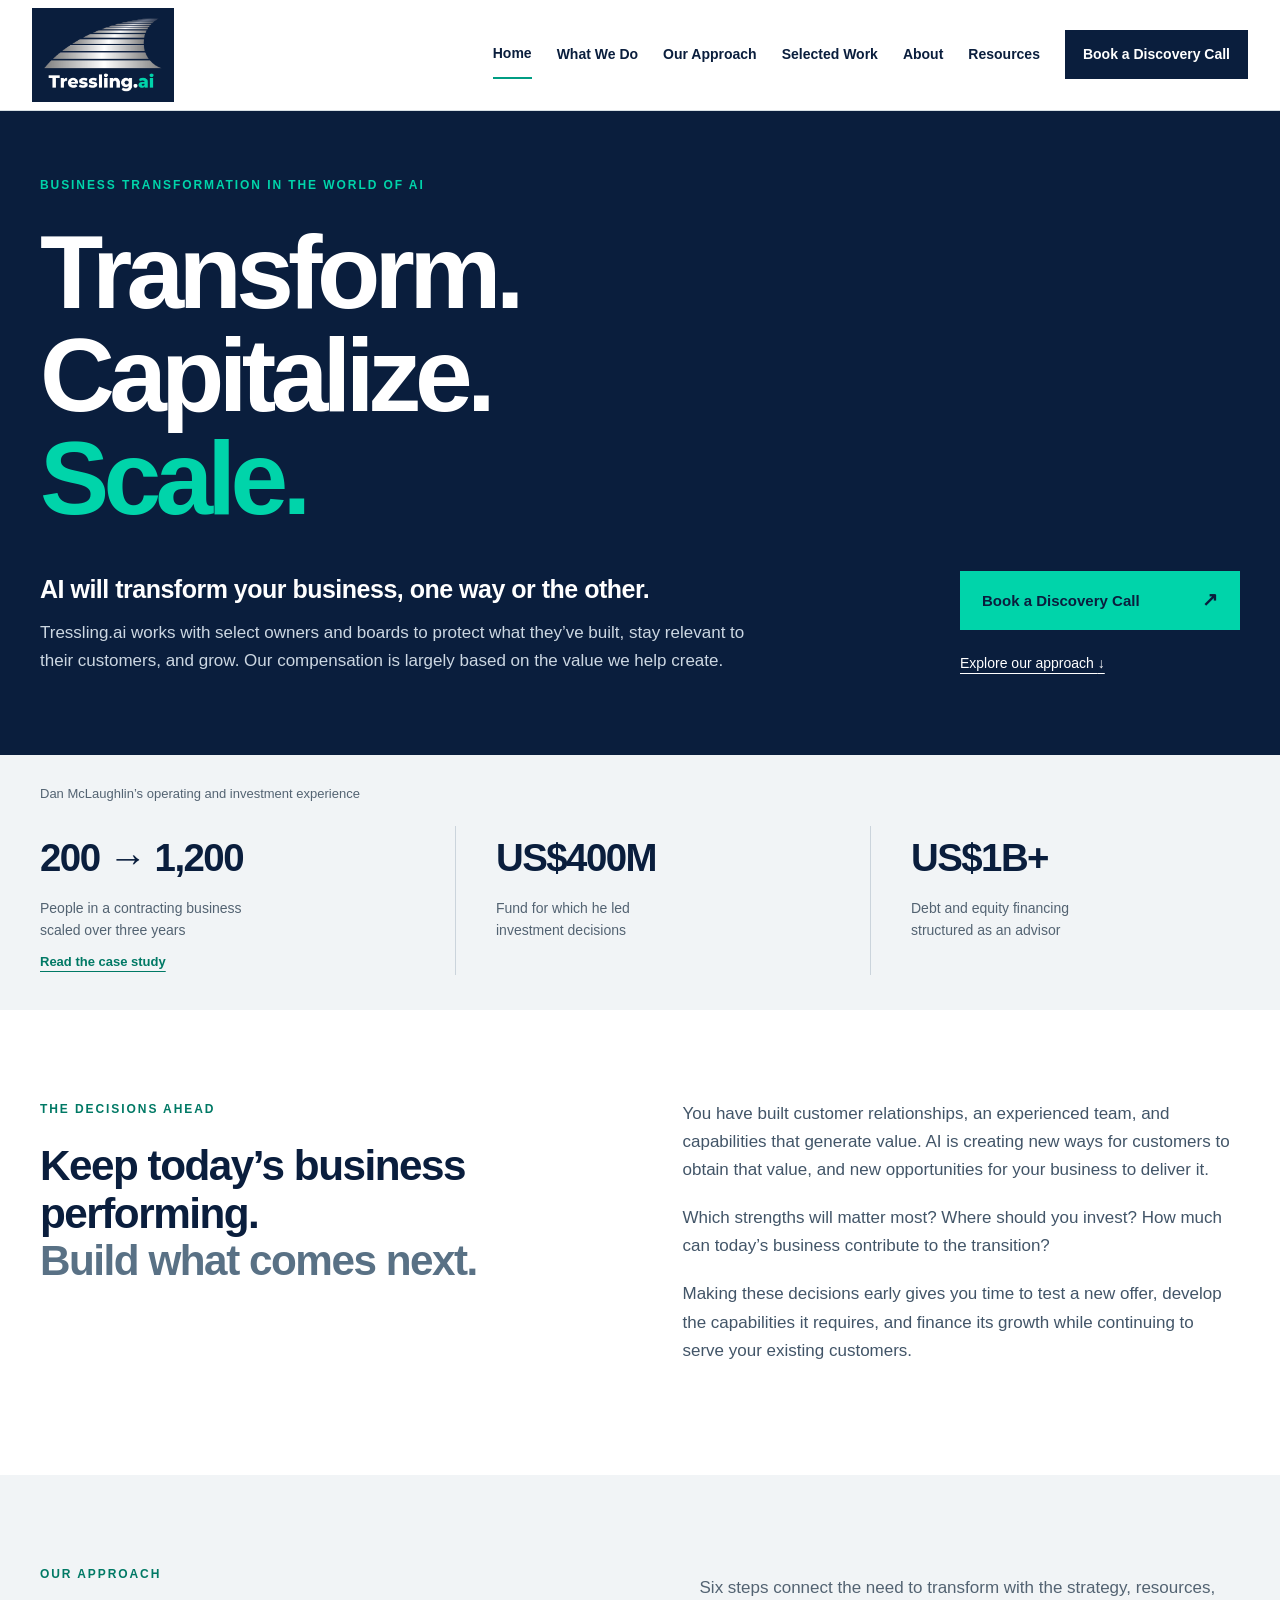
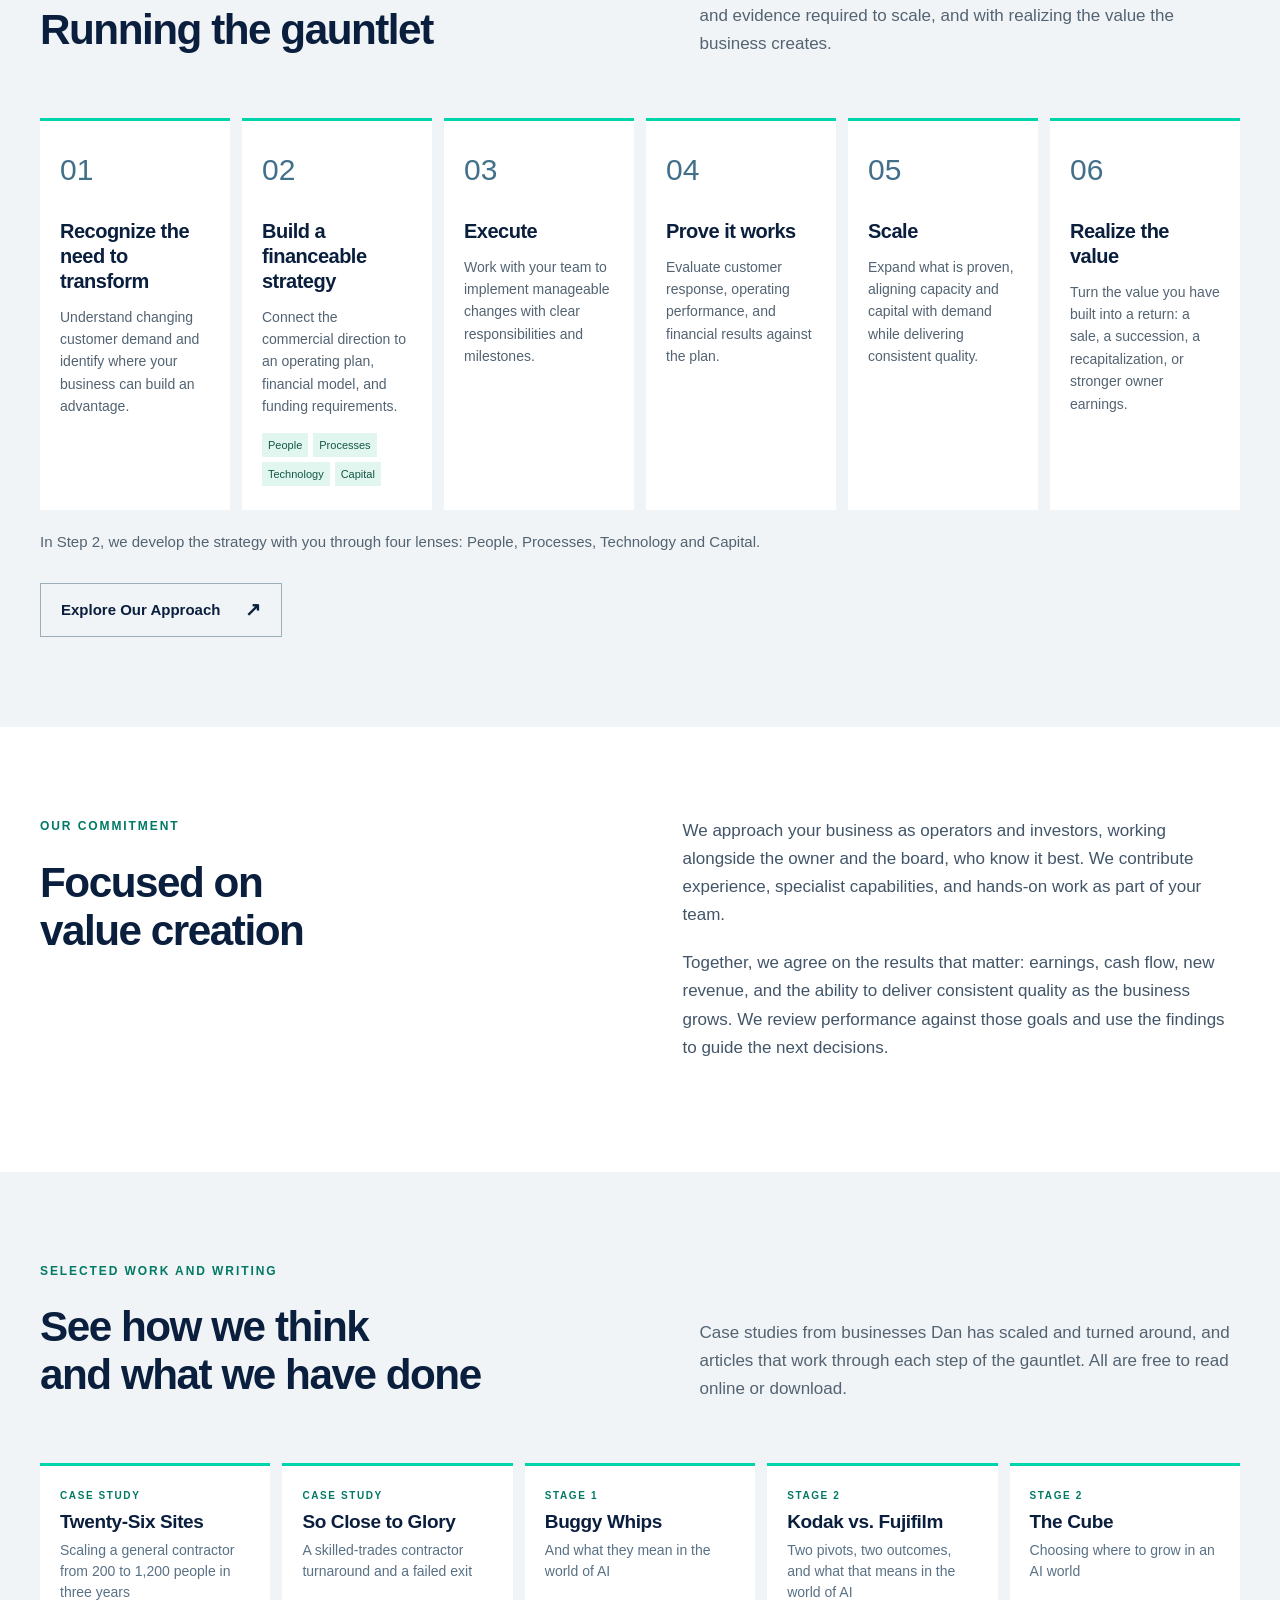
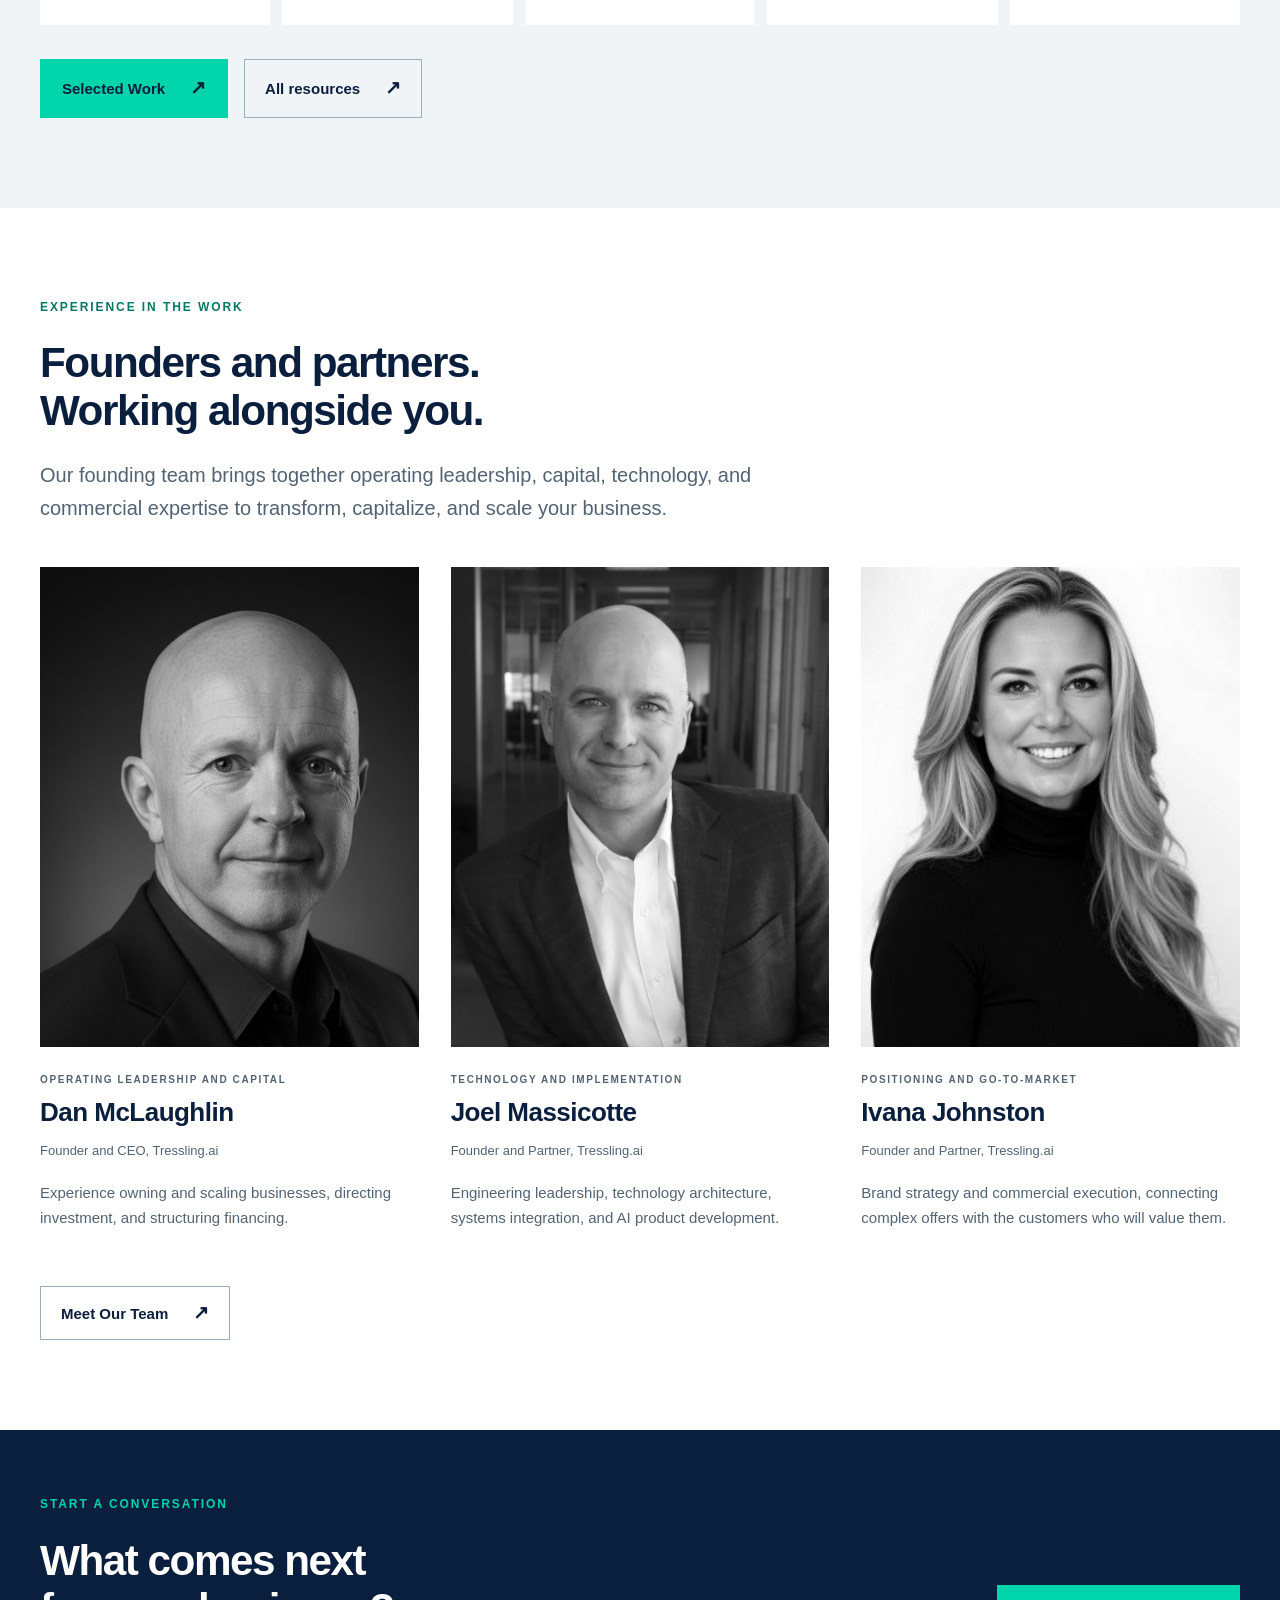
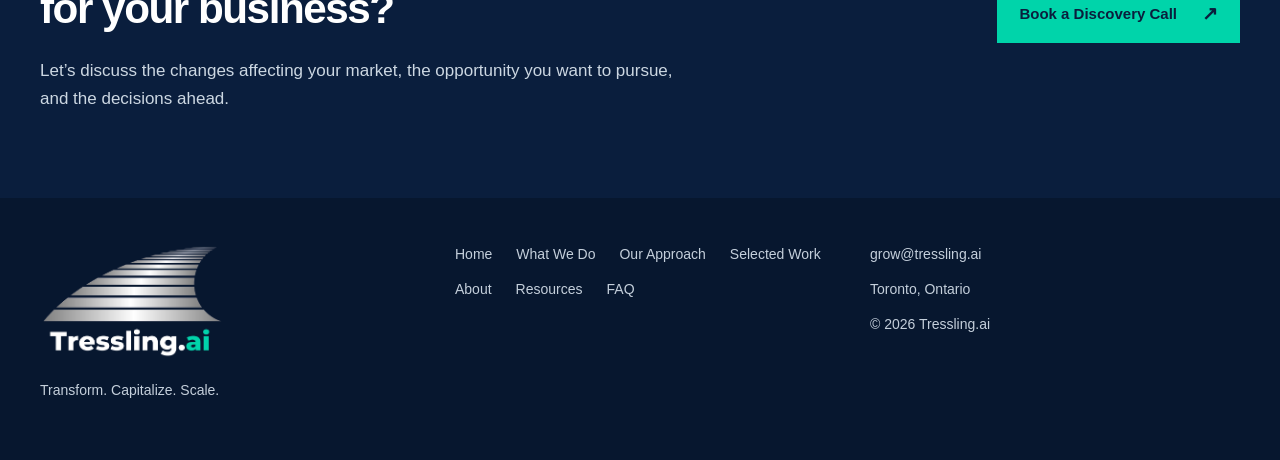
<file: site/index.html>
<!doctype html><html lang="en"><head><meta charset="utf-8"><meta name="viewport" content="width=device-width, initial-scale=1"><meta name="description" content="Toronto-based Tressling.ai works with select owners and boards to protect what they’ve built, stay relevant to their customers, and grow through AI-driven change."><meta name="theme-color" content="#0a1e3d"><title>Tressling.ai | Transformation and Growth for Owners and Boards</title><link rel="canonical" href="https://tressling.ai/"><meta property="og:type" content="website"><meta property="og:site_name" content="Tressling.ai"><meta property="og:title" content="Tressling.ai | Transformation and Growth for Owners and Boards"><meta property="og:description" content="Toronto-based Tressling.ai works with select owners and boards to protect what they’ve built, stay relevant to their customers, and grow through AI-driven change."><meta property="og:url" content="https://tressling.ai/"><meta property="og:image" content="https://tressling.ai/assets/tressling-share.png"><meta property="og:image:width" content="1200"><meta property="og:image:height" content="630"><meta property="og:image:alt" content="Tressling.ai logo"><meta name="twitter:card" content="summary_large_image"><link rel="icon" href="assets/favicon.svg" type="image/svg+xml"><link rel="stylesheet" href="assets/site.css"><script defer src="assets/site.js"></script><script type="application/ld+json" id="site-graph">{"@context":"https://schema.org","@graph":[{"@type":"Organization","@id":"https://tressling.ai/#organization","name":"Tressling.ai","alternateName":"Tressling","url":"https://tressling.ai/","logo":"https://tressling.ai/assets/tressling-logo.png","email":"grow@tressling.ai","slogan":"Transform. Capitalize. Scale.","description":"Tressling.ai works with select business owners and boards to protect what they’ve built, stay relevant to their customers, and grow. Our compensation is largely based on the value we help create.","foundingDate":"2003","address":{"@type":"PostalAddress","addressLocality":"Toronto","addressRegion":"ON","addressCountry":"CA"},"areaServed":[{"@type":"AdministrativeArea","name":"Ontario"},{"@type":"Country","name":"Canada"}],"founder":[{"@id":"https://tressling.ai/about.html#dan"},{"@id":"https://tressling.ai/about.html#joel"},{"@id":"https://tressling.ai/about.html#ivana"}],"sameAs":["https://www.linkedin.com/company/2098420/","https://danmclaughlin7007.substack.com/"]},{"@type":"Person","@id":"https://tressling.ai/about.html#dan","name":"Dan McLaughlin","jobTitle":"Founder and CEO","worksFor":{"@id":"https://tressling.ai/#organization"},"url":"https://tressling.ai/about.html#dan","image":"https://tressling.ai/assets/dan.jpg","alumniOf":{"@type":"CollegeOrUniversity","name":"Schulich School of Business, York University"},"description":"Operator, investor and advisor. Scaled businesses in construction, real estate and manufacturing, including a contracting business that grew from 200 to 1,200 people in three years. Former Chief Investment Officer of SASCO Global Investments, where he led investment decisions for a US$400 million fund. Has structured more than US$1 billion in debt and equity financing. Held senior restructuring roles at PwC and in international finance and restructuring at Bombardier Aerospace.","knowsAbout":["Business transformation","Growth financing","Capital raising","Restructuring","Scaling operations","Construction","Manufacturing"],"sameAs":["https://www.linkedin.com/in/danieljmclaughlin"]},{"@type":"Person","@id":"https://tressling.ai/about.html#joel","name":"Joel Massicotte","jobTitle":"Founder and Partner","worksFor":{"@id":"https://tressling.ai/#organization"},"url":"https://tressling.ai/about.html#joel","image":"https://tressling.ai/assets/joel.webp","knowsAbout":["Technology strategy","System architecture","Systems integration","AI product development","Cloud migration"],"sameAs":["https://www.linkedin.com/in/joelmassicotte/","https://evolvethen.com/"]},{"@type":"Person","@id":"https://tressling.ai/about.html#ivana","name":"Ivana Johnston","jobTitle":"Founder and Partner","worksFor":{"@id":"https://tressling.ai/#organization"},"url":"https://tressling.ai/about.html#ivana","image":"https://tressling.ai/assets/ivana.jpg","knowsAbout":["Market positioning","Go-to-market strategy","B2B technology marketing","Thought leadership"],"sameAs":["https://www.linkedin.com/in/ivanacj/","https://ivanajohnston.com/","https://www.puzzlepartner.co/"]},{"@type":"WebSite","@id":"https://tressling.ai/#website","url":"https://tressling.ai/","name":"Tressling.ai","publisher":{"@id":"https://tressling.ai/#organization"},"inLanguage":"en"}]}</script></head><body><a class="skip" href="#main">Skip to content</a><header class="header"><div class="nav-wrap"><a href="index.html" class="brand" aria-label="Tressling.ai home"><img class="brand-logo" src="assets/tressling-logo.png" alt="Tressling.ai"></a><button class="menu-toggle" aria-controls="navigation" aria-expanded="false">Menu <span aria-hidden="true">☰</span></button><nav id="navigation" aria-label="Main navigation"><a href="index.html" aria-current="page">Home</a><a href="what-we-do.html">What We Do</a><a href="our-approach.html">Our Approach</a><a href="work.html">Selected Work</a><a href="about.html">About</a><a href="resources.html">Resources</a><a class="nav-cta" href="discovery-call.html">Book a Discovery Call</a></nav></div></header><main id="main"><section class="hero"><div class="wrap"><p class="eyebrow">Business transformation in the world of AI</p><h1>Transform.<br>Capitalize.<br><span>Scale.</span></h1><div class="hero-bottom"><div><h2>AI will transform your business, one way or the other.</h2><p>Tressling.ai works with select owners and boards to protect what they’ve built, stay relevant to their customers, and grow. Our compensation is largely based on the value we help create.</p></div><div class="hero-action"><a class="button" href="discovery-call.html">Book a Discovery Call<span aria-hidden="true">↗</span></a><a class="text-link" href="#approach">Explore our approach <span aria-hidden="true">↓</span></a></div></div></div></section><section class="proof"><div class="wrap"><p class="proof-label">Dan McLaughlin’s operating and investment experience</p><div class="stats"><div><strong>200 → 1,200</strong><p>People in a contracting business<br>scaled over three years</p><a class="stat-link" href="twenty-six-sites.html">Read the case study</a></div><div><strong>US$400M</strong><p>Fund for which he led<br>investment decisions</p></div><div><strong>US$1B+</strong><p>Debt and equity financing<br>structured as an advisor</p></div></div></div></section><section class="section"><div class="wrap split"><div><p class="eyebrow">The decisions ahead</p><h2>Keep today’s business performing.<br><span class="muted">Build what comes next.</span></h2></div><div class="prose"><p>You have built customer relationships, an experienced team, and capabilities that generate value. AI is creating new ways for customers to obtain that value, and new opportunities for your business to deliver it.</p><p>Which strengths will matter most? Where should you invest? How much can today’s business contribute to the transition?</p><p>Making these decisions early gives you time to test a new offer, develop the capabilities it requires, and finance its growth while continuing to serve your existing customers.</p></div></div></section><section class="section pale" id="approach"><div class="wrap"><div class="section-heading"><div><p class="eyebrow">Our approach</p><h2>Running the gauntlet</h2></div><p>Six steps connect the need to transform with the strategy, resources, and evidence required to scale, and with realizing the value the business creates.</p></div><ol class="gauntlet"><li><span class="step-number">01</span><h3><a href="our-approach.html#step-1">Recognize the need to transform</a></h3><p>Understand changing customer demand and identify where your business can build an advantage.</p></li><li><span class="step-number">02</span><h3><a href="our-approach.html#step-2">Build a financeable strategy</a></h3><p>Connect the commercial direction to an operating plan, financial model, and funding requirements.</p><div class="lens-tags"><span>People</span><span>Processes</span><span>Technology</span><span>Capital</span></div></li><li><span class="step-number">03</span><h3><a href="our-approach.html#step-3">Execute</a></h3><p>Work with your team to implement manageable changes with clear responsibilities and milestones.</p></li><li><span class="step-number">04</span><h3><a href="our-approach.html#step-4">Prove it works</a></h3><p>Evaluate customer response, operating performance, and financial results against the plan.</p></li><li><span class="step-number">05</span><h3><a href="our-approach.html#step-5">Scale</a></h3><p>Expand what is proven, aligning capacity and capital with demand while delivering consistent quality.</p></li><li><span class="step-number">06</span><h3><a href="our-approach.html#step-6">Realize the value</a></h3><p>Turn the value you have built into a return: a sale, a succession, a recapitalization, or stronger owner earnings.</p></li></ol><p class="gauntlet-note">In Step 2, we develop the strategy with you through four lenses: People, Processes, Technology and Capital.</p><a class="button secondary" href="our-approach.html">Explore Our Approach<span aria-hidden="true">↗</span></a></div></section><section class="section"><div class="wrap split"><div><p class="eyebrow">Our commitment</p><h2>Focused on<br>value creation</h2></div><div class="prose"><p>We approach your business as operators and investors, working alongside the owner and the board, who know it best. We contribute experience, specialist capabilities, and hands-on work as part of your team.</p><p>Together, we agree on the results that matter: earnings, cash flow, new revenue, and the ability to deliver consistent quality as the business grows. We review performance against those goals and use the findings to guide the next decisions.</p></div></div></section><section class="section pale" id="work"><div class="wrap"><div class="section-heading"><div><p class="eyebrow">Selected work and writing</p><h2>See how we think<br>and what we have done</h2></div><p>Case studies from businesses Dan has scaled and turned around, and articles that work through each step of the gauntlet. All are free to read online or download.</p></div><ul class="mini-list"><li><a href="twenty-six-sites.html"><span class="eyebrow">Case study</span><strong>Twenty-Six Sites</strong><span class="muted">Scaling a general contractor from 200 to 1,200 people in three years</span></a></li><li><a href="so-close-to-glory.html"><span class="eyebrow">Case study</span><strong>So Close to Glory</strong><span class="muted">A skilled-trades contractor turnaround and a failed exit</span></a></li><li><a href="buggy-whips.html"><span class="eyebrow">Stage 1</span><strong>Buggy Whips</strong><span class="muted">And what they mean in the world of AI</span></a></li><li><a href="kodak-vs-fujifilm.html"><span class="eyebrow">Stage 2</span><strong>Kodak vs. Fujifilm</strong><span class="muted">Two pivots, two outcomes, and what that means in the world of AI</span></a></li><li><a href="the-cube.html"><span class="eyebrow">Stage 2</span><strong>The Cube</strong><span class="muted">Choosing where to grow in an AI world</span></a></li></ul><div class="mini-actions"><a class="button" href="work.html">Selected Work<span aria-hidden="true">↗</span></a><a class="button secondary" href="resources.html">All resources<span aria-hidden="true">↗</span></a></div></div></section><section class="section"><div class="wrap"><p class="eyebrow">Experience in the work</p><h2>Founders and partners.<br>Working alongside you.</h2><p class="intro">Our founding team brings together operating leadership, capital, technology, and commercial expertise to transform, capitalize, and scale your business.</p><div class="people"><article><a class="portrait-link" href="about.html#dan"><img src="assets/dan.jpg" alt="Dan McLaughlin" loading="lazy" width="480" height="480"></a><p class="eyebrow">Operating leadership and capital</p><h3>Dan McLaughlin</h3><p class="firm">Founder and CEO, Tressling.ai</p><p>Experience owning and scaling businesses, directing investment, and structuring financing.</p></article><article><a class="portrait-link" href="about.html#joel"><img src="assets/joel.webp" alt="Joel Massicotte" loading="lazy" width="480" height="480"></a><p class="eyebrow">Technology and implementation</p><h3>Joel Massicotte</h3><p class="firm">Founder and Partner, Tressling.ai</p><p>Engineering leadership, technology architecture, systems integration, and AI product development.</p></article><article><a class="portrait-link" href="about.html#ivana"><img src="assets/ivana.jpg" alt="Ivana Johnston" loading="lazy" width="480" height="480"></a><p class="eyebrow">Positioning and go-to-market</p><h3>Ivana Johnston</h3><p class="firm">Founder and Partner, Tressling.ai</p><p>Brand strategy and commercial execution, connecting complex offers with the customers who will value them.</p></article></div><a class="button secondary" href="about.html">Meet Our Team<span aria-hidden="true">↗</span></a></div></section><section class="cta"><div class="wrap cta-inner"><div><p class="eyebrow">Start a conversation</p><h2>What comes next<br>for your business?</h2><p>Let’s discuss the changes affecting your market, the opportunity you want to pursue, and the decisions ahead.</p></div><a class="button" href="discovery-call.html">Book a Discovery Call<span aria-hidden="true">↗</span></a></div></section></main><footer><div class="wrap footer-grid"><div><a class="brand" href="index.html"><img class="brand-logo" src="assets/tressling-logo.png" alt="Tressling.ai"></a><p>Transform. Capitalize. Scale.</p></div><nav aria-label="Footer navigation"><a href="index.html">Home</a><a href="what-we-do.html">What We Do</a><a href="our-approach.html">Our Approach</a><a href="work.html">Selected Work</a><a href="about.html">About</a><a href="resources.html">Resources</a><a href="faq.html">FAQ</a></nav><div><a href="mailto:grow@tressling.ai">grow@tressling.ai</a><p>Toronto, Ontario</p><p>© 2026 Tressling.ai</p></div></div></footer></body></html>
</file>
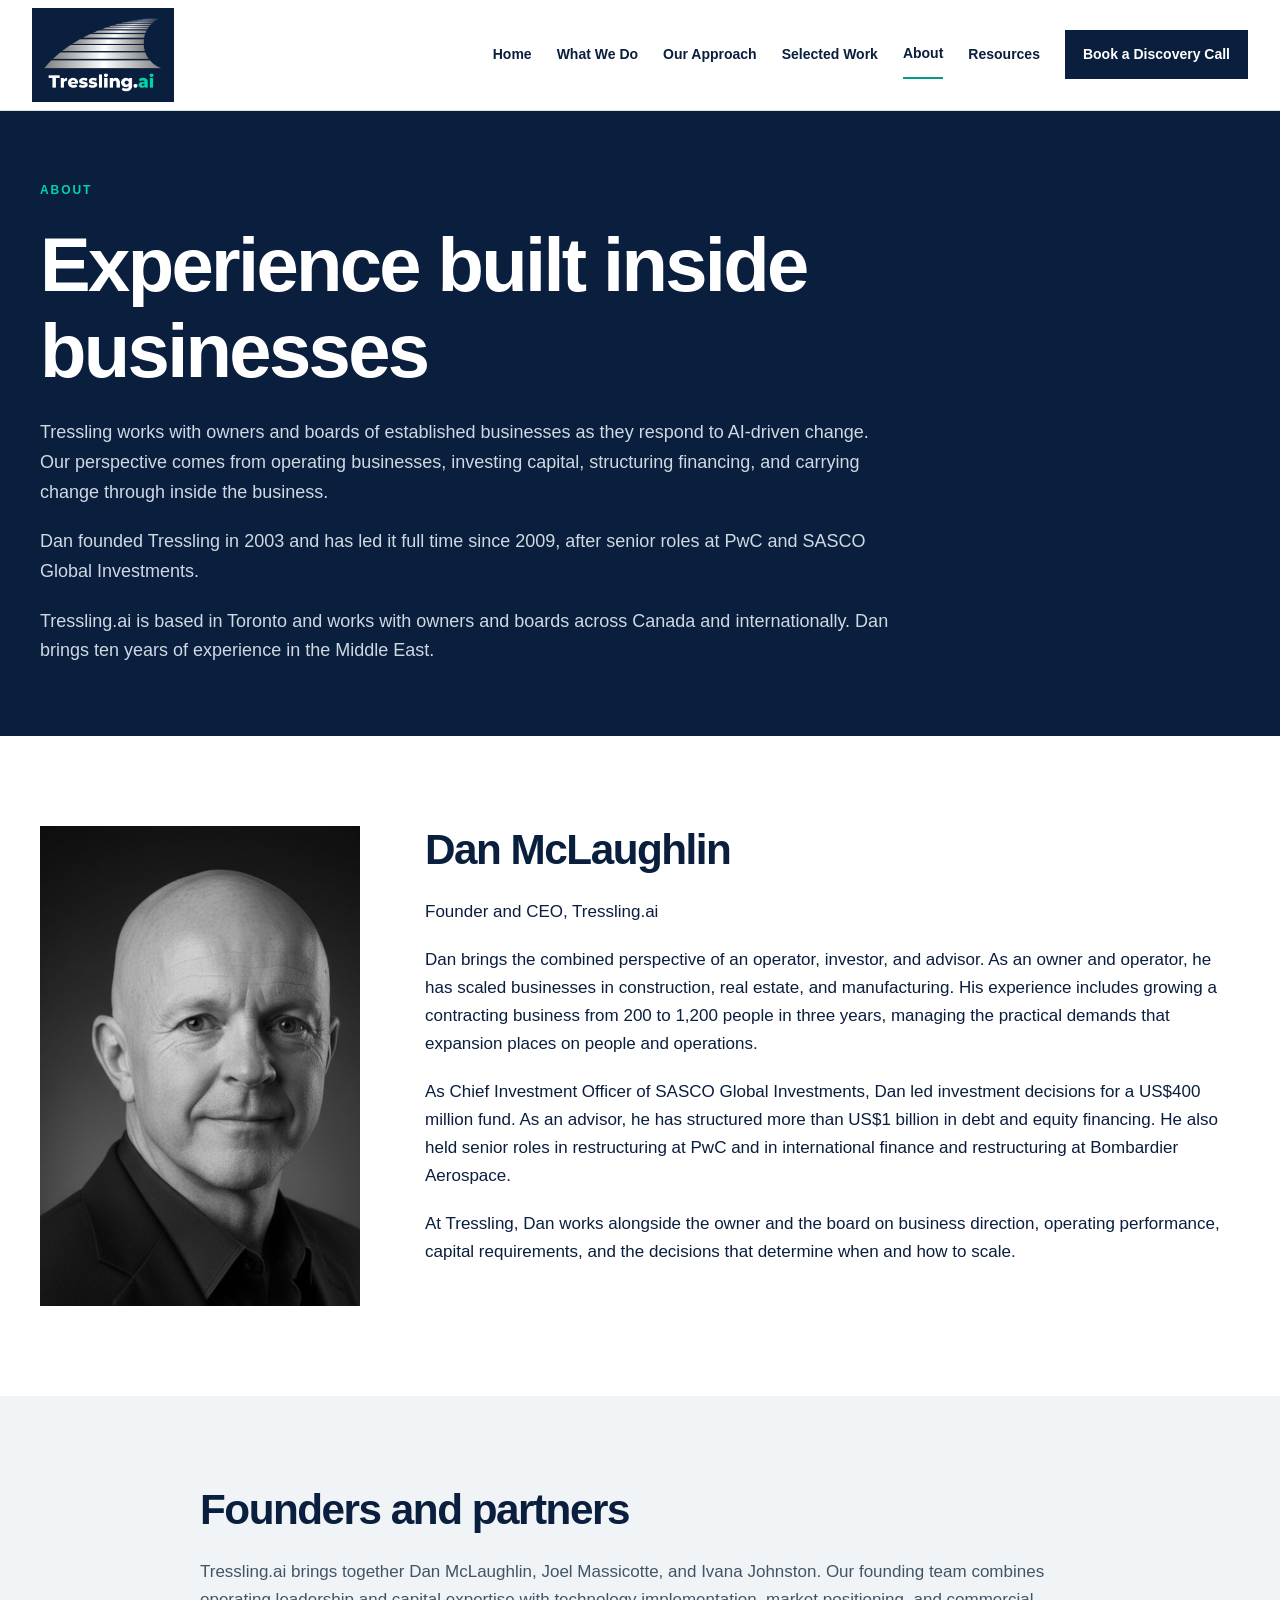
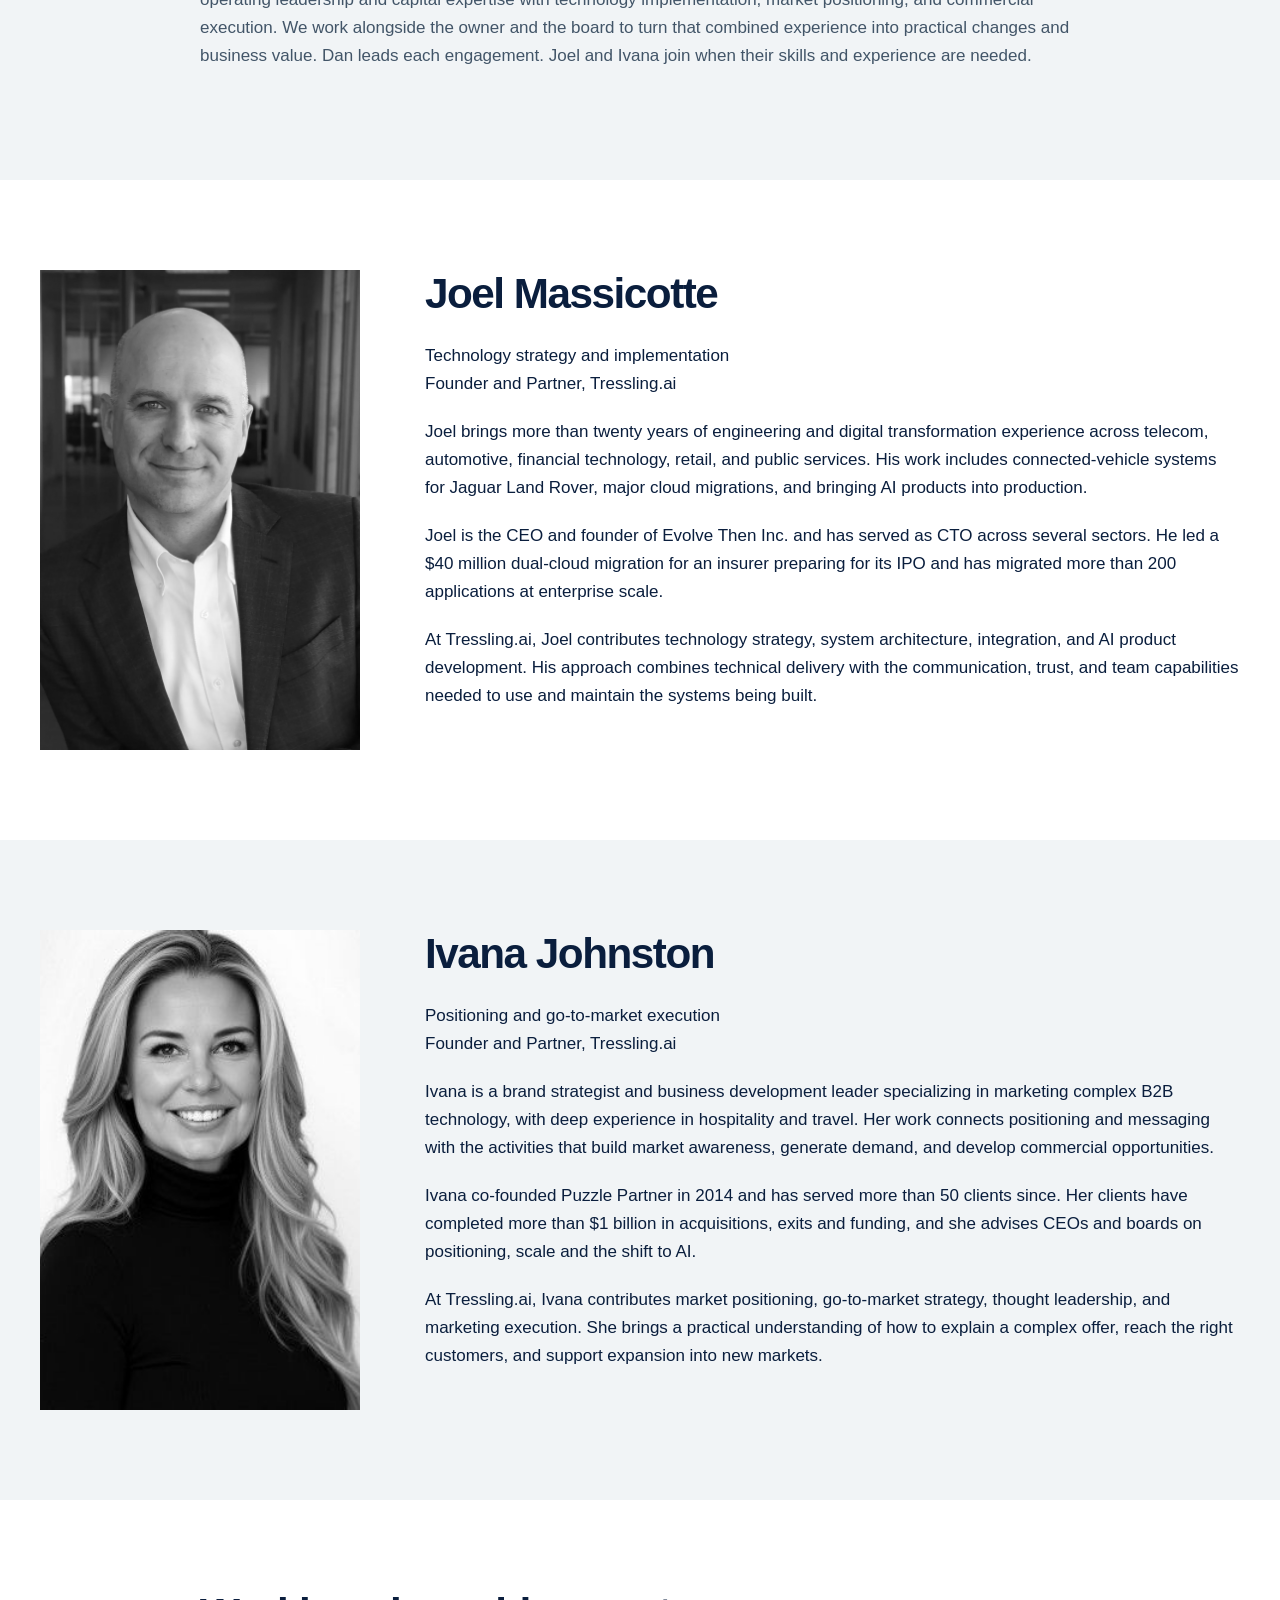
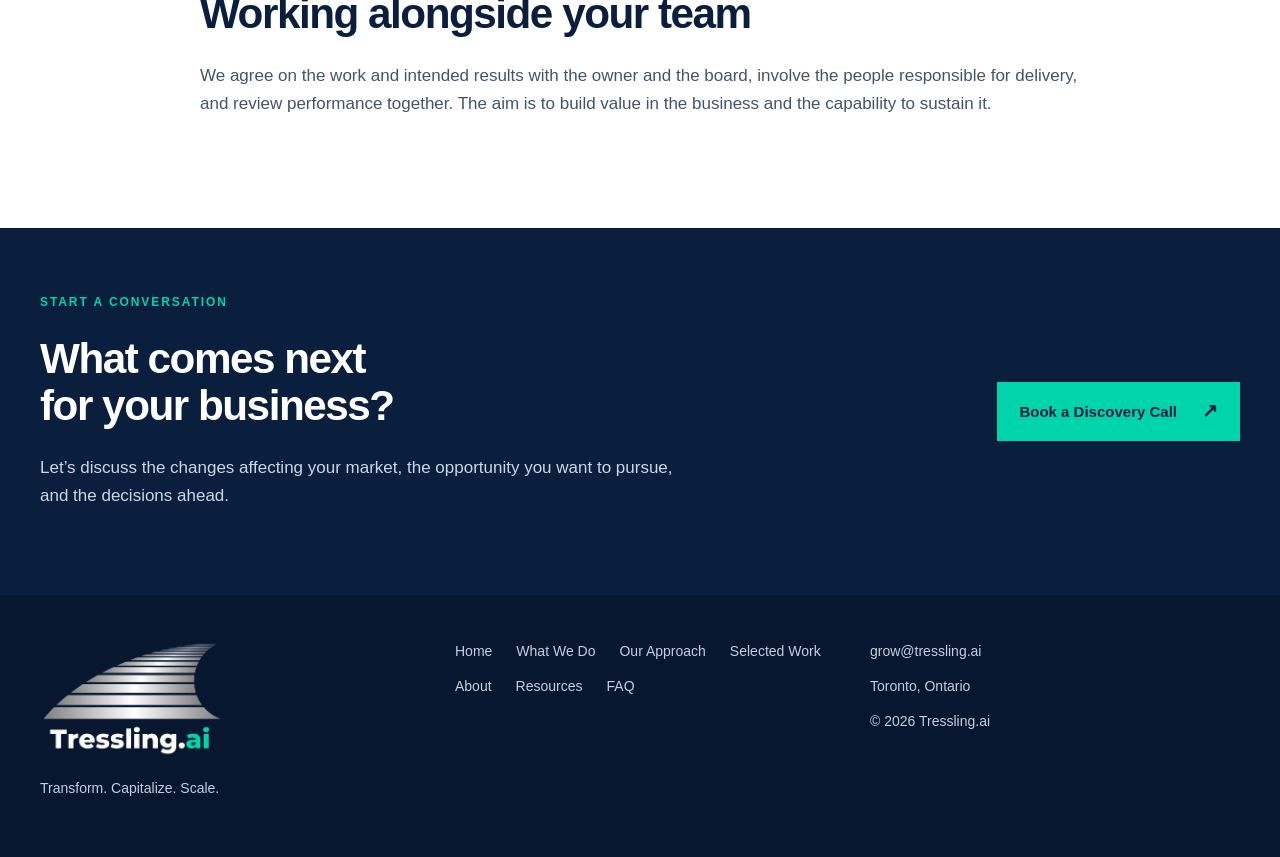
<file: site/about.html>
<!doctype html><html lang="en"><head><meta charset="utf-8"><meta name="viewport" content="width=device-width, initial-scale=1"><meta name="description" content="Tressling.ai’s founders bring operating, capital, technology and go-to-market experience to select companies, no more than four at a time."><meta name="theme-color" content="#0a1e3d"><title>Dan McLaughlin, Joel Massicotte and Ivana Johnston | Tressling.ai</title><link rel="canonical" href="https://tressling.ai/about.html"><meta property="og:type" content="website"><meta property="og:site_name" content="Tressling.ai"><meta property="og:title" content="Dan McLaughlin, Joel Massicotte and Ivana Johnston | Tressling.ai"><meta property="og:description" content="Tressling.ai’s founders bring operating, capital, technology and go-to-market experience to select companies, no more than four at a time."><meta property="og:url" content="https://tressling.ai/about.html"><meta property="og:image" content="https://tressling.ai/assets/tressling-share.png"><meta property="og:image:width" content="1200"><meta property="og:image:height" content="630"><meta property="og:image:alt" content="Tressling.ai logo"><meta name="twitter:card" content="summary_large_image"><link rel="icon" href="assets/favicon.svg" type="image/svg+xml"><link rel="stylesheet" href="assets/site.css"><script defer src="assets/site.js"></script><script type="application/ld+json" id="site-graph">{"@context":"https://schema.org","@graph":[{"@type":"Organization","@id":"https://tressling.ai/#organization","name":"Tressling.ai","alternateName":"Tressling","url":"https://tressling.ai/","logo":"https://tressling.ai/assets/tressling-logo.png","email":"grow@tressling.ai","slogan":"Transform. Capitalize. Scale.","description":"Tressling.ai works with select business owners and boards to protect what they’ve built, stay relevant to their customers, and grow. Our compensation is largely based on the value we help create.","foundingDate":"2003","address":{"@type":"PostalAddress","addressLocality":"Toronto","addressRegion":"ON","addressCountry":"CA"},"areaServed":[{"@type":"AdministrativeArea","name":"Ontario"},{"@type":"Country","name":"Canada"}],"founder":[{"@id":"https://tressling.ai/about.html#dan"},{"@id":"https://tressling.ai/about.html#joel"},{"@id":"https://tressling.ai/about.html#ivana"}],"sameAs":["https://www.linkedin.com/company/2098420/","https://danmclaughlin7007.substack.com/"]},{"@type":"Person","@id":"https://tressling.ai/about.html#dan","name":"Dan McLaughlin","jobTitle":"Founder and CEO","worksFor":{"@id":"https://tressling.ai/#organization"},"url":"https://tressling.ai/about.html#dan","image":"https://tressling.ai/assets/dan.jpg","alumniOf":{"@type":"CollegeOrUniversity","name":"Schulich School of Business, York University"},"description":"Operator, investor and advisor. Scaled businesses in construction, real estate and manufacturing, including a contracting business that grew from 200 to 1,200 people in three years. Former Chief Investment Officer of SASCO Global Investments, where he led investment decisions for a US$400 million fund. Has structured more than US$1 billion in debt and equity financing. Held senior restructuring roles at PwC and in international finance and restructuring at Bombardier Aerospace.","knowsAbout":["Business transformation","Growth financing","Capital raising","Restructuring","Scaling operations","Construction","Manufacturing"],"sameAs":["https://www.linkedin.com/in/danieljmclaughlin"]},{"@type":"Person","@id":"https://tressling.ai/about.html#joel","name":"Joel Massicotte","jobTitle":"Founder and Partner","worksFor":{"@id":"https://tressling.ai/#organization"},"url":"https://tressling.ai/about.html#joel","image":"https://tressling.ai/assets/joel.webp","knowsAbout":["Technology strategy","System architecture","Systems integration","AI product development","Cloud migration"],"sameAs":["https://www.linkedin.com/in/joelmassicotte/","https://evolvethen.com/"]},{"@type":"Person","@id":"https://tressling.ai/about.html#ivana","name":"Ivana Johnston","jobTitle":"Founder and Partner","worksFor":{"@id":"https://tressling.ai/#organization"},"url":"https://tressling.ai/about.html#ivana","image":"https://tressling.ai/assets/ivana.jpg","knowsAbout":["Market positioning","Go-to-market strategy","B2B technology marketing","Thought leadership"],"sameAs":["https://www.linkedin.com/in/ivanacj/","https://ivanajohnston.com/","https://www.puzzlepartner.co/"]},{"@type":"WebSite","@id":"https://tressling.ai/#website","url":"https://tressling.ai/","name":"Tressling.ai","publisher":{"@id":"https://tressling.ai/#organization"},"inLanguage":"en"}]}</script></head><body><a class="skip" href="#main">Skip to content</a><header class="header"><div class="nav-wrap"><a href="index.html" class="brand" aria-label="Tressling.ai home"><img class="brand-logo" src="assets/tressling-logo.png" alt="Tressling.ai"></a><button class="menu-toggle" aria-controls="navigation" aria-expanded="false">Menu <span aria-hidden="true">☰</span></button><nav id="navigation" aria-label="Main navigation"><a href="index.html">Home</a><a href="what-we-do.html">What We Do</a><a href="our-approach.html">Our Approach</a><a href="work.html">Selected Work</a><a href="about.html" aria-current="page">About</a><a href="resources.html">Resources</a><a class="nav-cta" href="discovery-call.html">Book a Discovery Call</a></nav></div></header><main id="main"><section class="page-hero"><div class="wrap"><p class="eyebrow">About</p><h1>Experience built inside businesses</h1><div class="intro"><p>Tressling works with owners and boards of established businesses as they respond to AI-driven change. Our perspective comes from operating businesses, investing capital, structuring financing, and carrying change through inside the business.</p><p>Dan founded Tressling in 2003 and has led it full time since 2009, after senior roles at PwC and SASCO Global Investments.</p><p>Tressling.ai is based in Toronto and works with owners and boards across Canada and internationally. Dan brings ten years of experience in the Middle East.</p></div></div></section><section class="section " id="dan"><div class="wrap bio"><img class="bio-image" src="assets/dan.jpg" alt="Dan McLaughlin" width="480" height="480" loading="lazy"><div><h2>Dan McLaughlin</h2><p>Founder and CEO, Tressling.ai</p><p>Dan brings the combined perspective of an operator, investor, and advisor. As an owner and operator, he has scaled businesses in construction, real estate, and manufacturing. His experience includes growing a contracting business from 200 to 1,200 people in three years, managing the practical demands that expansion places on people and operations.</p><p>As Chief Investment Officer of SASCO Global Investments, Dan led investment decisions for a US$400 million fund. As an advisor, he has structured more than US$1 billion in debt and equity financing. He also held senior roles in restructuring at PwC and in international finance and restructuring at Bombardier Aerospace.</p><p>At Tressling, Dan works alongside the owner and the board on business direction, operating performance, capital requirements, and the decisions that determine when and how to scale.</p></div></div></section><section class="section pale"><div class="wrap reading"><h2>Founders and partners</h2><p>Tressling.ai brings together Dan McLaughlin, Joel Massicotte, and Ivana Johnston. Our founding team combines operating leadership and capital expertise with technology implementation, market positioning, and commercial execution. We work alongside the owner and the board to turn that combined experience into practical changes and business value. Dan leads each engagement. Joel and Ivana join when their skills and experience are needed.</p></div></section><section class="section " id="joel"><div class="wrap bio"><img class="bio-image" src="assets/joel.webp" alt="Joel Massicotte" width="480" height="480" loading="lazy"><div><h2>Joel Massicotte</h2><p>Technology strategy and implementation<br>Founder and Partner, Tressling.ai</p><p>Joel brings more than twenty years of engineering and digital transformation experience across telecom, automotive, financial technology, retail, and public services. His work includes connected-vehicle systems for Jaguar Land Rover, major cloud migrations, and bringing AI products into production.</p><p>Joel is the CEO and founder of Evolve Then Inc. and has served as CTO across several sectors. He led a $40 million dual-cloud migration for an insurer preparing for its IPO and has migrated more than 200 applications at enterprise scale.</p><p>At Tressling.ai, Joel contributes technology strategy, system architecture, integration, and AI product development. His approach combines technical delivery with the communication, trust, and team capabilities needed to use and maintain the systems being built.</p></div></div></section><section class="section pale" id="ivana"><div class="wrap bio"><img class="bio-image" src="assets/ivana.jpg" alt="Ivana Johnston" width="480" height="480" loading="lazy"><div><h2>Ivana Johnston</h2><p>Positioning and go-to-market execution<br>Founder and Partner, Tressling.ai</p><p>Ivana is a brand strategist and business development leader specializing in marketing complex B2B technology, with deep experience in hospitality and travel. Her work connects positioning and messaging with the activities that build market awareness, generate demand, and develop commercial opportunities.</p><p>Ivana co-founded Puzzle Partner in 2014 and has served more than 50 clients since. Her clients have completed more than $1 billion in acquisitions, exits and funding, and she advises CEOs and boards on positioning, scale and the shift to AI.</p><p>At Tressling.ai, Ivana contributes market positioning, go-to-market strategy, thought leadership, and marketing execution. She brings a practical understanding of how to explain a complex offer, reach the right customers, and support expansion into new markets.</p></div></div></section><section class="section "><div class="wrap reading"><h2>Working alongside your team</h2><p>We agree on the work and intended results with the owner and the board, involve the people responsible for delivery, and review performance together. The aim is to build value in the business and the capability to sustain it.</p></div></section><section class="cta"><div class="wrap cta-inner"><div><p class="eyebrow">Start a conversation</p><h2>What comes next<br>for your business?</h2><p>Let’s discuss the changes affecting your market, the opportunity you want to pursue, and the decisions ahead.</p></div><a class="button" href="discovery-call.html">Book a Discovery Call<span aria-hidden="true">↗</span></a></div></section></main><footer><div class="wrap footer-grid"><div><a class="brand" href="index.html"><img class="brand-logo" src="assets/tressling-logo.png" alt="Tressling.ai"></a><p>Transform. Capitalize. Scale.</p></div><nav aria-label="Footer navigation"><a href="index.html">Home</a><a href="what-we-do.html">What We Do</a><a href="our-approach.html">Our Approach</a><a href="work.html">Selected Work</a><a href="about.html">About</a><a href="resources.html">Resources</a><a href="faq.html">FAQ</a></nav><div><a href="mailto:grow@tressling.ai">grow@tressling.ai</a><p>Toronto, Ontario</p><p>© 2026 Tressling.ai</p></div></div></footer></body></html>
</file>
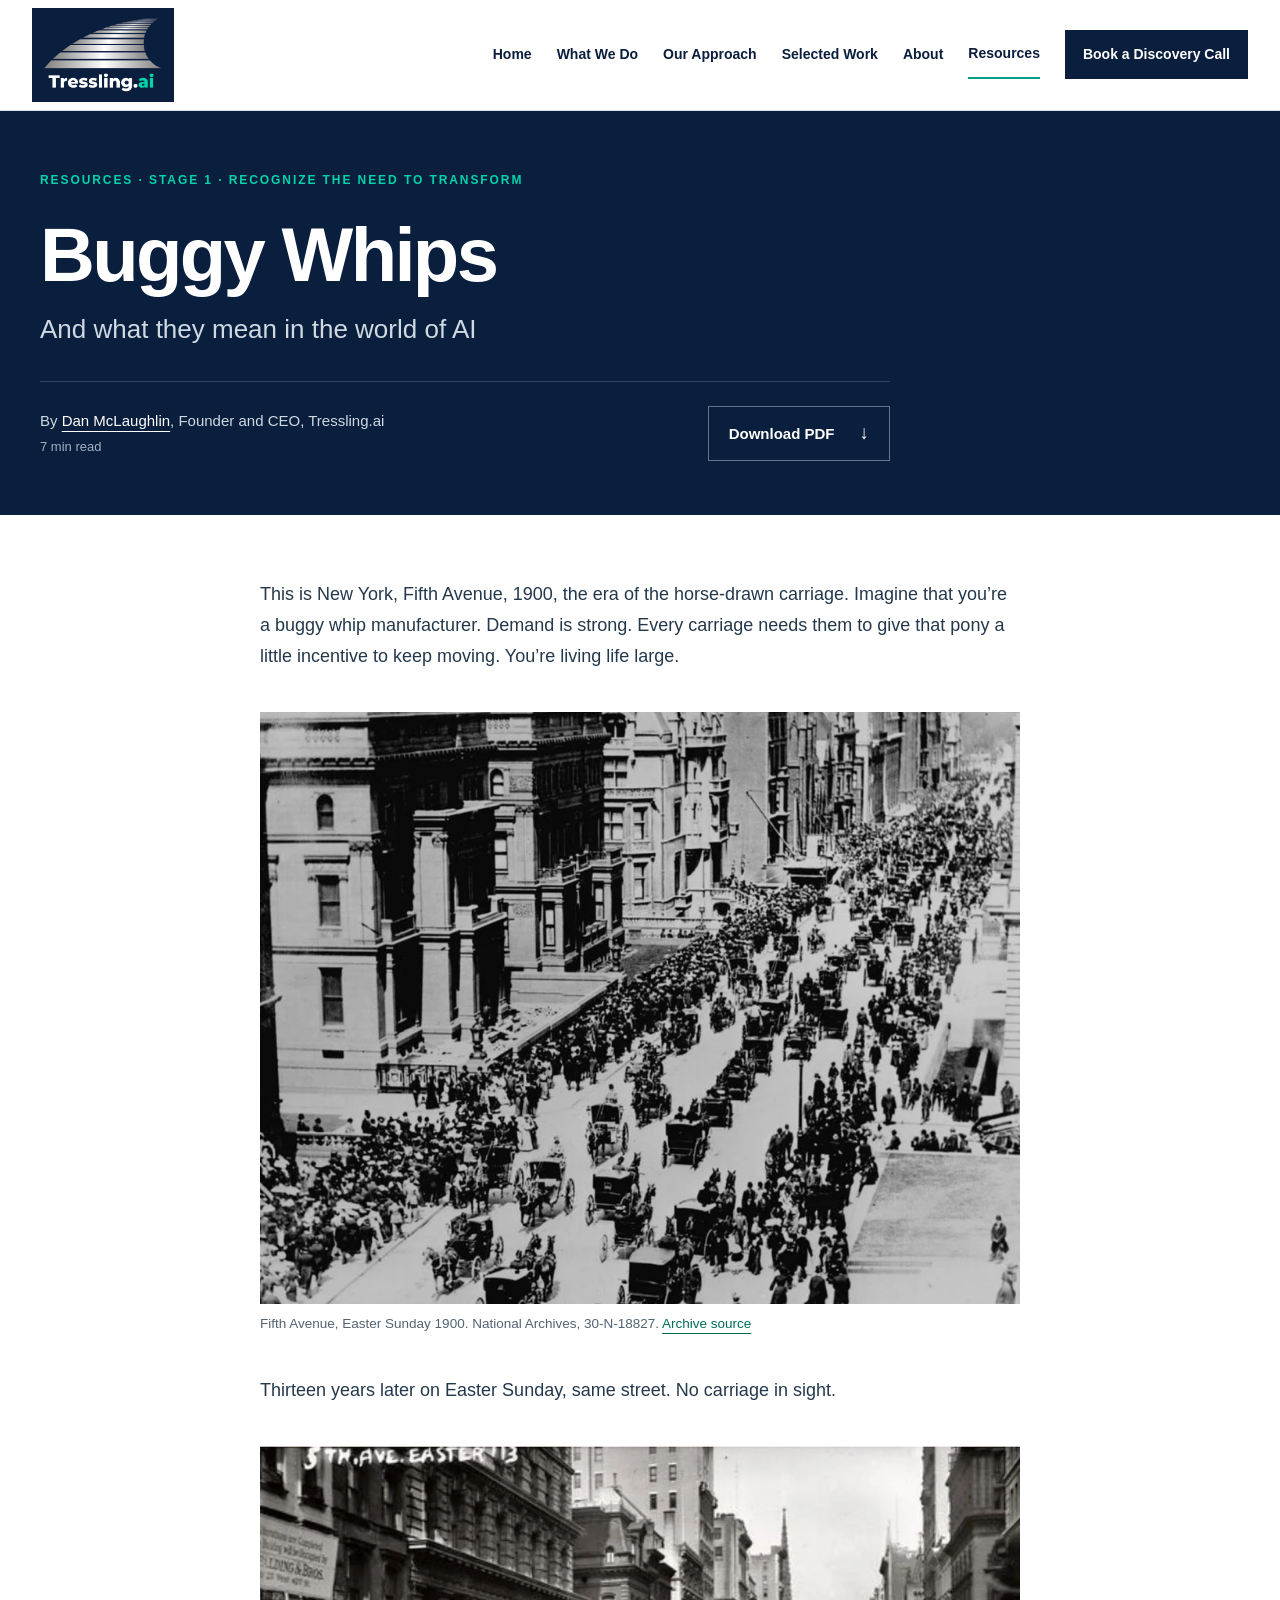
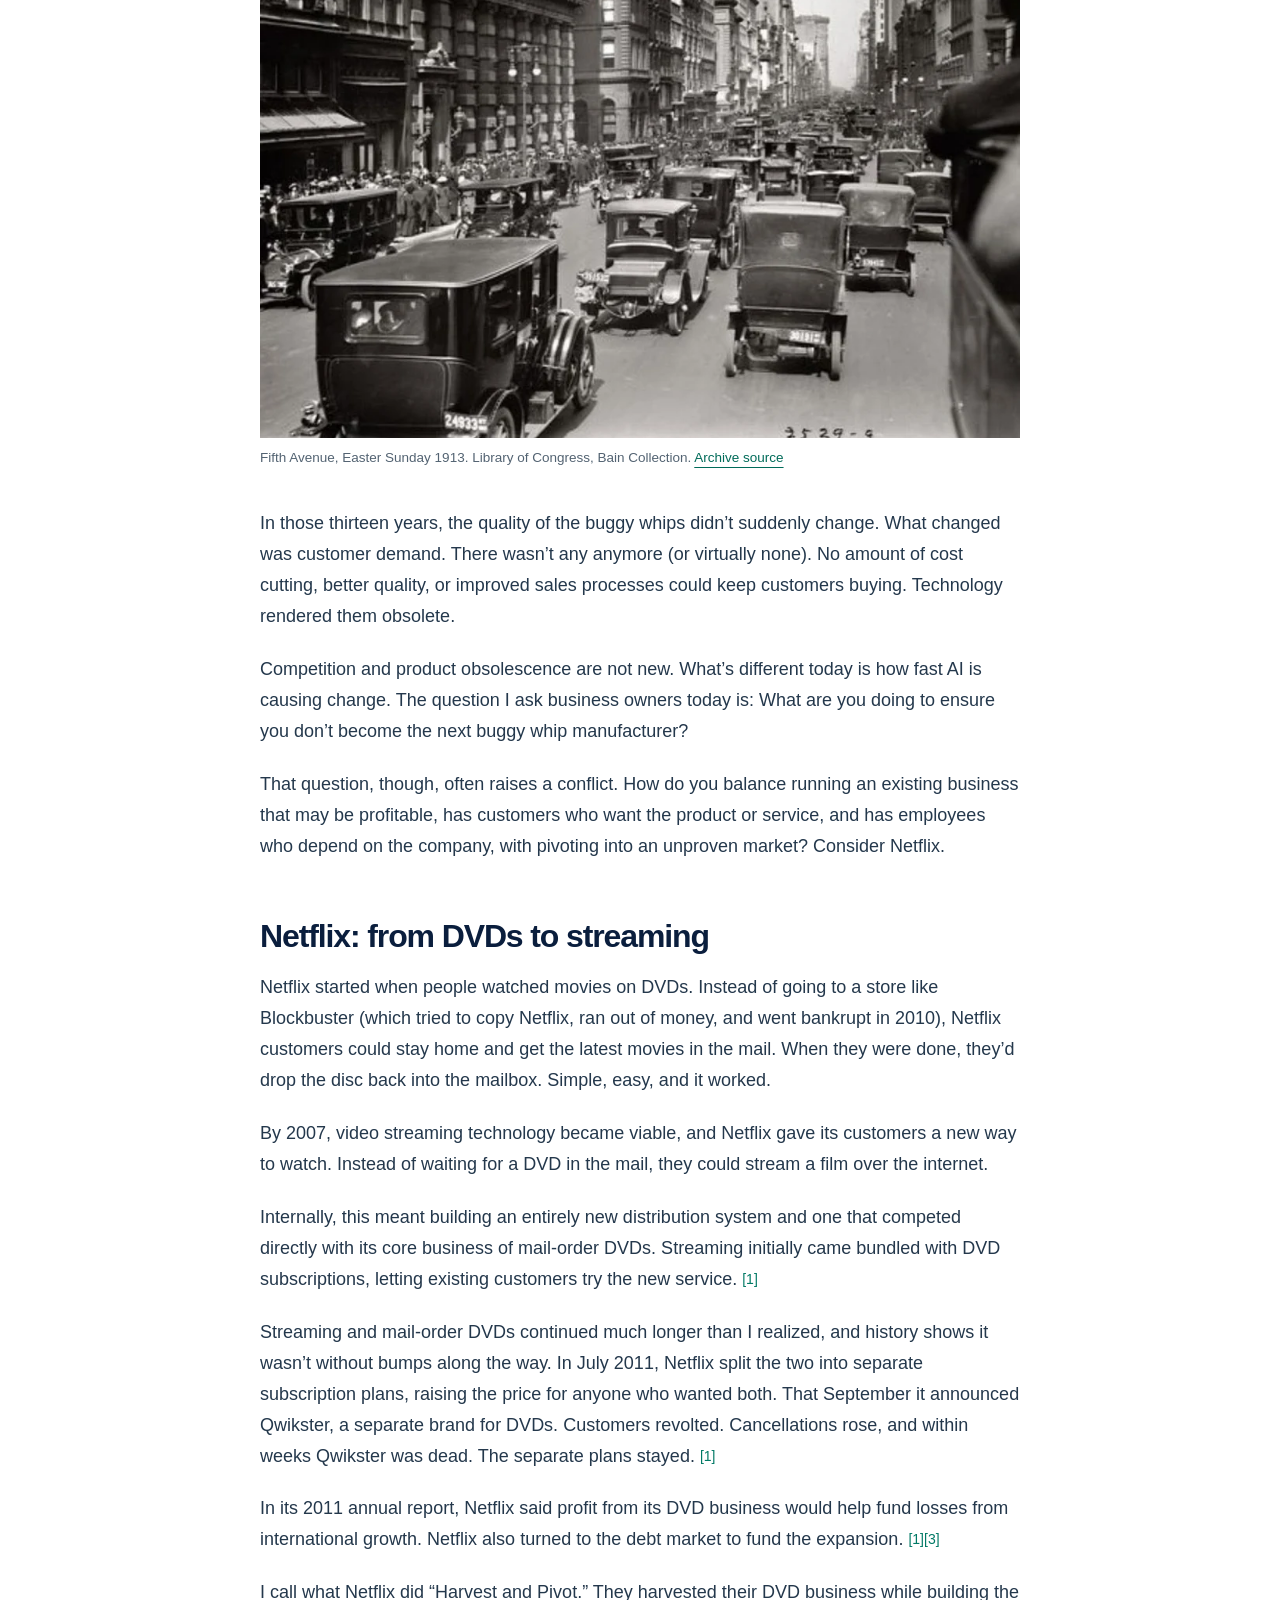
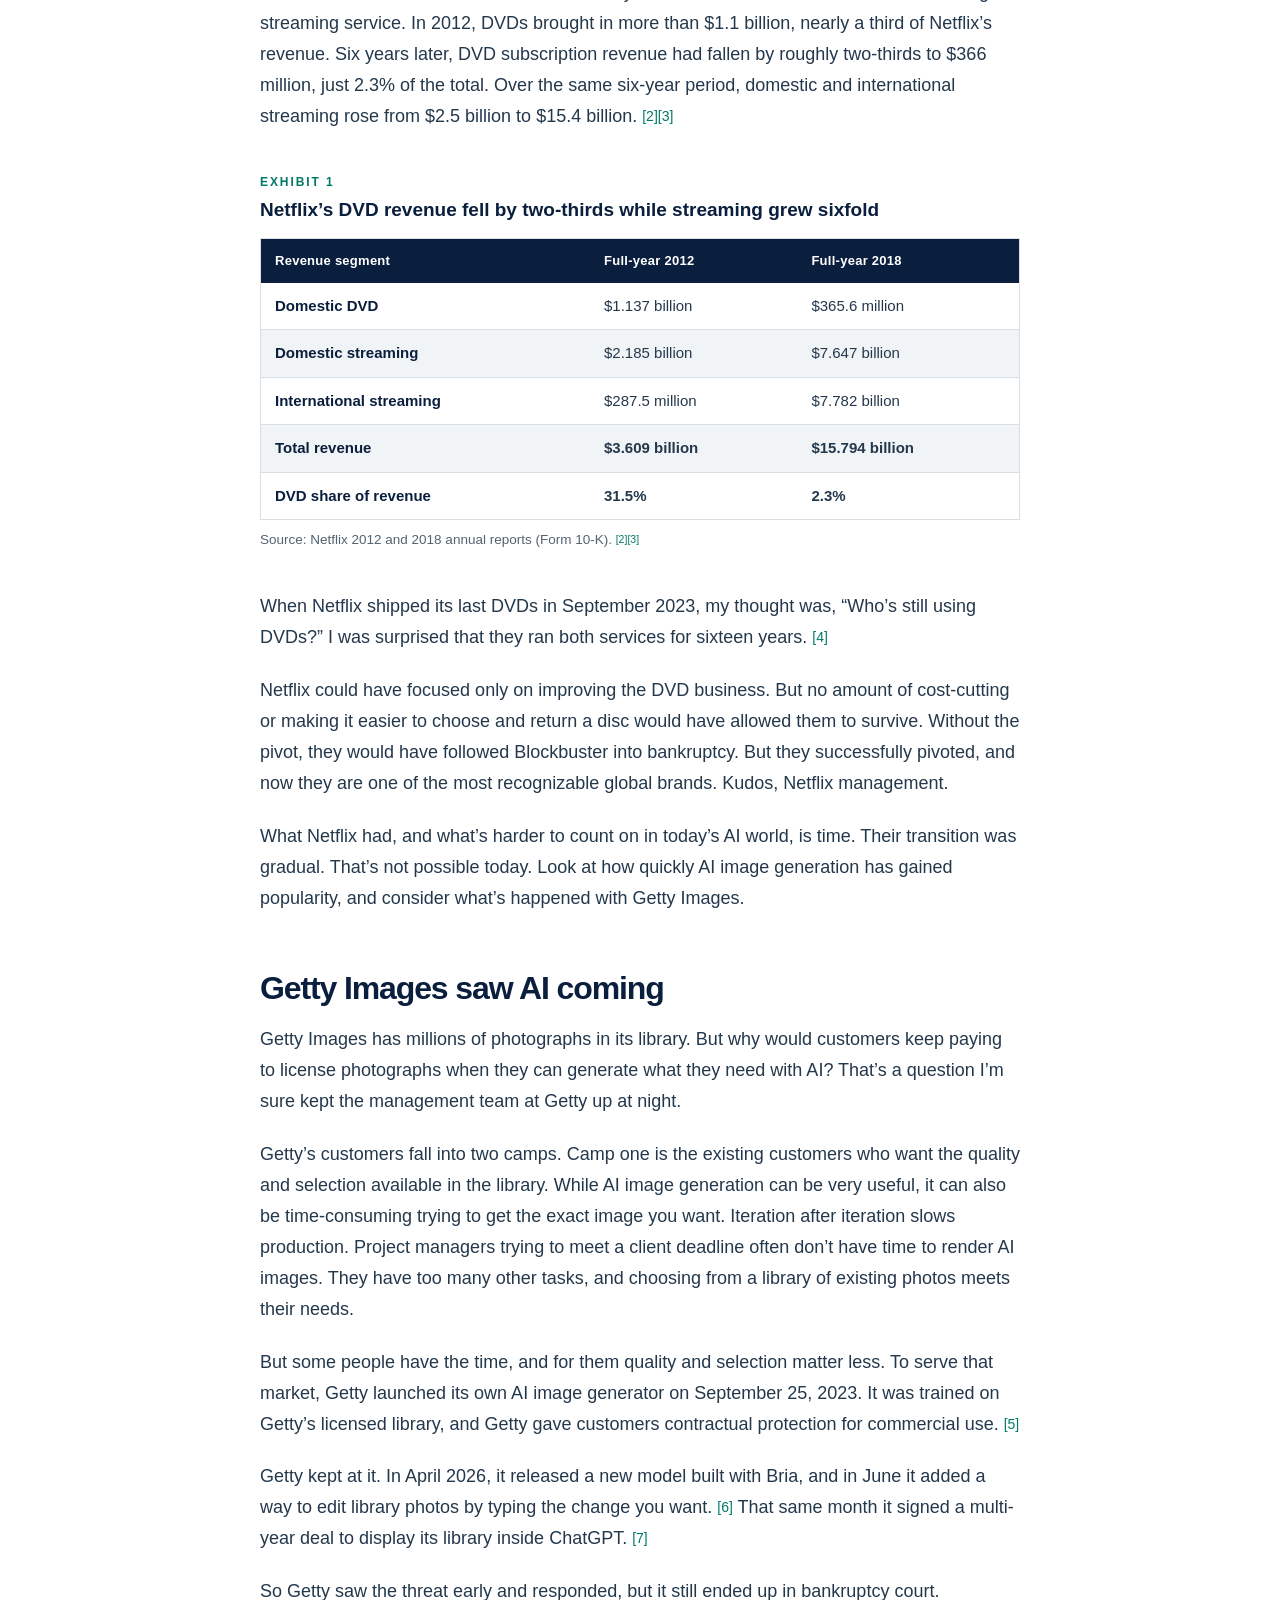
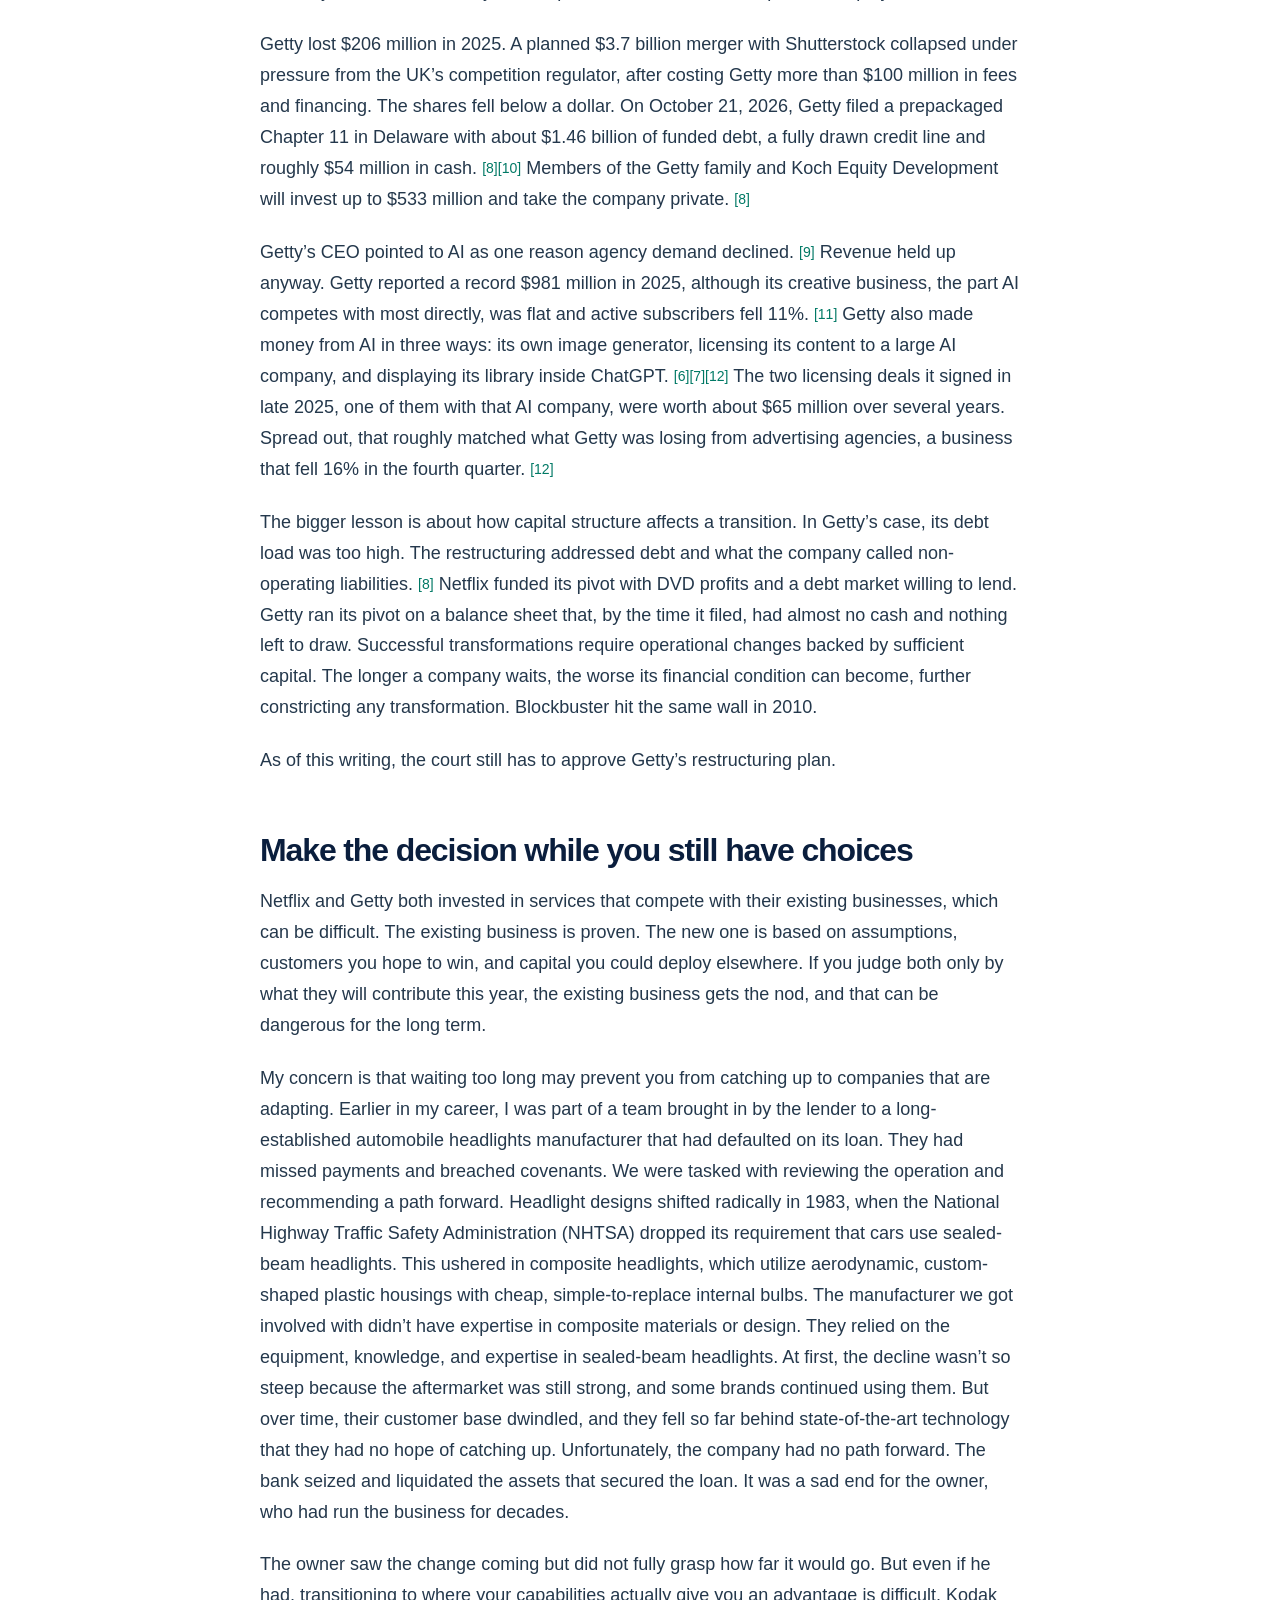
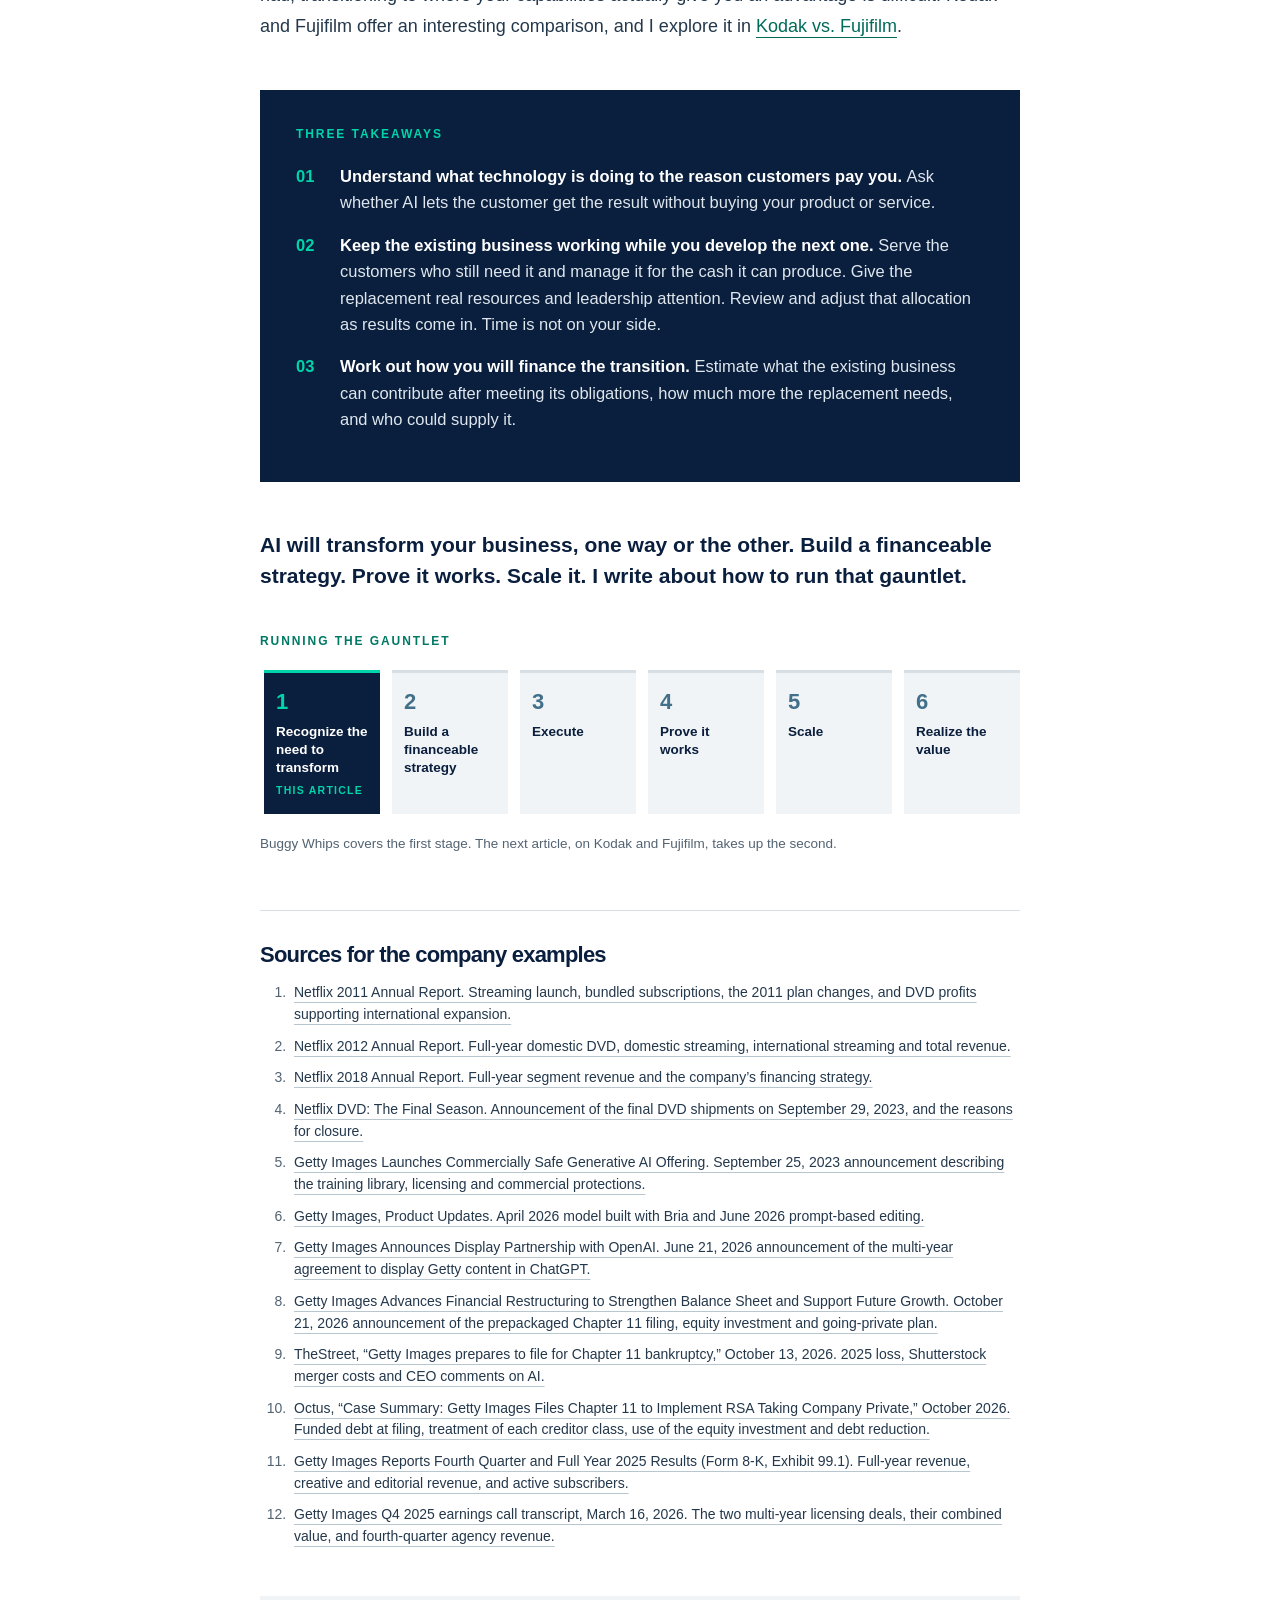
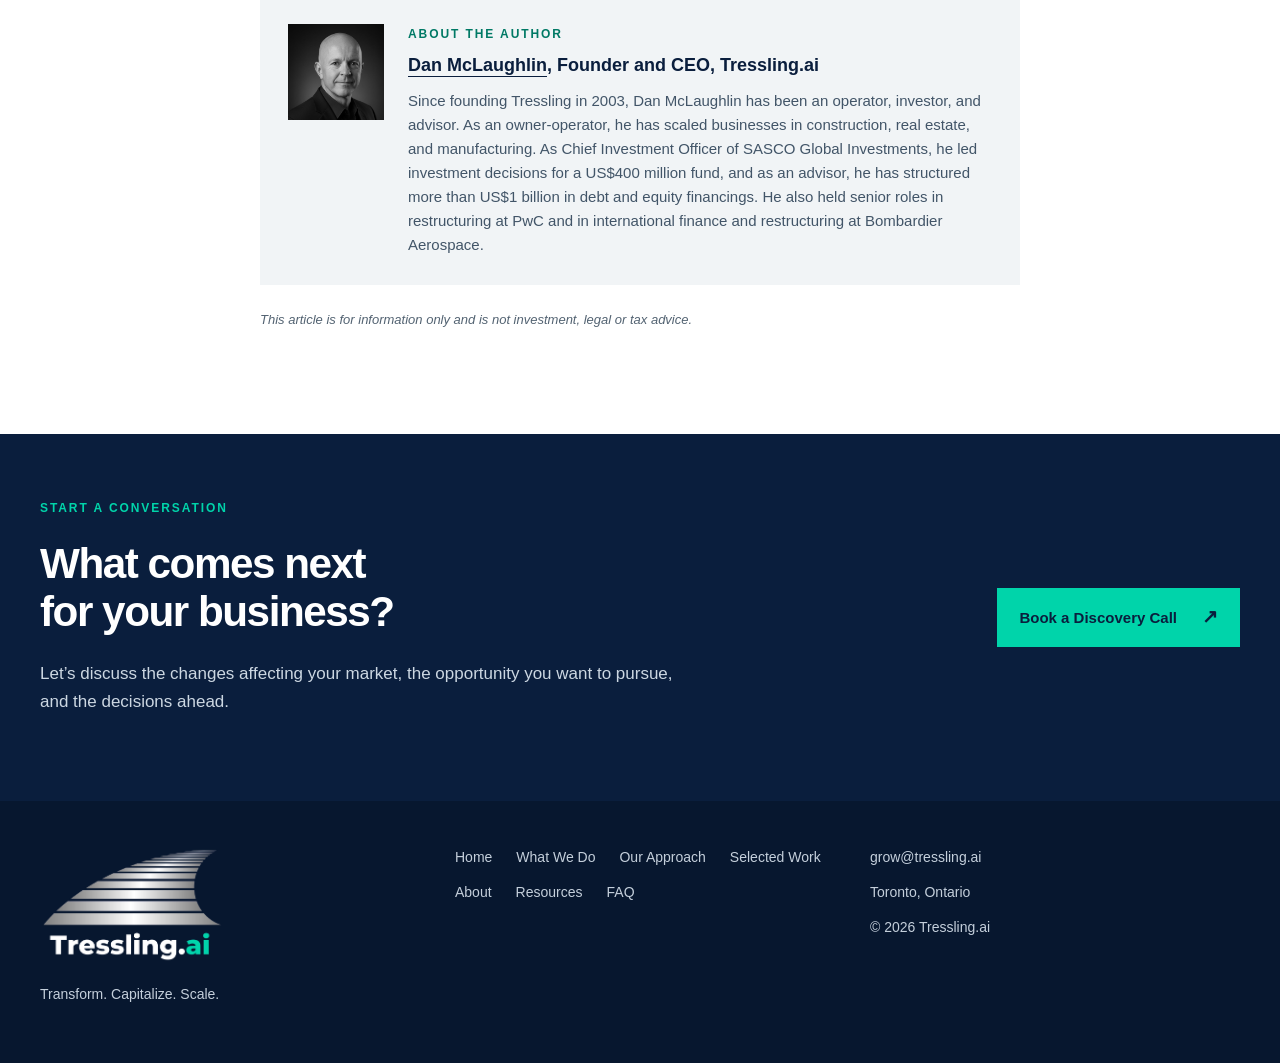
<file: site/buggy-whips.html>
<!doctype html><html lang="en"><head><meta charset="utf-8"><meta name="viewport" content="width=device-width, initial-scale=1"><meta name="description" content="Netflix used its DVD business to fund the move to streaming. Getty Images saw AI coming and still filed for Chapter 11 in 2026. How to keep the existing business performing while you develop and finance what comes next."><meta name="author" content="Dan McLaughlin"><meta name="theme-color" content="#0a1e3d"><title>Buggy Whips: And what they mean in the world of AI | Tressling.ai</title><link rel="canonical" href="https://tressling.ai/buggy-whips.html"><meta property="og:type" content="article"><meta property="og:site_name" content="Tressling.ai"><meta property="og:title" content="Buggy Whips: And what they mean in the world of AI"><meta property="og:description" content="Netflix used its DVD business to fund the move to streaming. Getty Images saw AI coming and still filed for Chapter 11 in 2026. How to keep the existing business performing while you develop and finance what comes next."><meta property="og:url" content="https://tressling.ai/buggy-whips.html"><meta property="og:image" content="https://tressling.ai/assets/tressling-share.png"><meta property="og:image:width" content="1200"><meta property="og:image:height" content="630"><meta property="og:image:alt" content="Tressling.ai logo"><meta name="twitter:card" content="summary_large_image"><link rel="icon" href="assets/favicon.svg" type="image/svg+xml"><link rel="stylesheet" href="assets/site.css"><script defer src="assets/site.js"></script><script type="application/ld+json">{"@context": "https://schema.org", "@type": "Article", "headline": "Buggy Whips", "alternativeHeadline": "And what they mean in the world of AI", "description": "Netflix used its DVD business to fund the move to streaming. Getty Images saw AI coming and still filed for Chapter 11 in 2026. How to keep the existing business performing while you develop and finance what comes next.", "url": "https://tressling.ai/buggy-whips.html", "mainEntityOfPage": "https://tressling.ai/buggy-whips.html", "image": "https://tressling.ai/assets/covers/Tressling-Buggy-Whips.jpg", "inLanguage": "en", "genre": "Article", "author": {"@type": "Person", "@id": "https://tressling.ai/about.html#dan", "name": "Dan McLaughlin", "jobTitle": "Founder and CEO", "url": "https://tressling.ai/about.html#dan", "sameAs": ["https://www.linkedin.com/in/danieljmclaughlin"], "worksFor": {"@id": "https://tressling.ai/#organization"}}, "publisher": {"@type": "Organization", "@id": "https://tressling.ai/#organization", "name": "Tressling.ai", "url": "https://tressling.ai/", "logo": {"@type": "ImageObject", "url": "https://tressling.ai/assets/tressling-logo.png"}}, "associatedMedia": {"@type": "MediaObject", "contentUrl": "https://tressling.ai/downloads/Tressling-Buggy-Whips.pdf", "encodingFormat": "application/pdf"}}</script></head><body><a class="skip" href="#main">Skip to content</a><header class="header"><div class="nav-wrap"><a href="index.html" class="brand" aria-label="Tressling.ai home"><img class="brand-logo" src="assets/tressling-logo.png" alt="Tressling.ai"></a><button class="menu-toggle" aria-controls="navigation" aria-expanded="false">Menu <span aria-hidden="true">☰</span></button><nav id="navigation" aria-label="Main navigation"><a href="index.html">Home</a><a href="what-we-do.html">What We Do</a><a href="our-approach.html">Our Approach</a><a href="work.html">Selected Work</a><a href="about.html">About</a><a href="resources.html" aria-current="page">Resources</a><a class="nav-cta" href="discovery-call.html">Book a Discovery Call</a></nav></div></header><main id="main"><article class="article"><header class="page-hero article-hero"><div class="wrap"><p class="eyebrow"><a href="resources.html">Resources</a> · Stage 1 · Recognize the need to transform</p><h1>Buggy Whips</h1><p class="article-sub">And what they mean in the world of AI</p><div class="article-meta"><p>By <a href="about.html#dan">Dan McLaughlin</a>, Founder and CEO, Tressling.ai<br><span>7 min read</span></p><a class="button secondary on-dark" href="downloads/Tressling-Buggy-Whips.pdf" download>Download PDF<span aria-hidden="true">↓</span></a></div></div></header><div class="article-body">
<p>This is New York, Fifth Avenue, 1900, the era of the horse-drawn carriage. Imagine that you’re a buggy whip manufacturer. Demand is strong. Every carriage needs them to give that pony a little incentive to keep moving. You’re living life large.</p>
<figure><img src="assets/articles/buggy-whips-1.webp" alt="Fifth Avenue in New York on Easter Sunday 1900, filled with horse-drawn carriages." width="972" height="757" loading="lazy" decoding="async"><figcaption>Fifth Avenue, Easter Sunday 1900. National Archives, 30-N-18827. <a href="https://www.archives.gov/exhibits/picturing_the_century/newcent/newcent_img1.html" rel="noopener">Archive source</a></figcaption></figure>
<p>Thirteen years later on Easter Sunday, same street. No carriage in sight.</p>
<figure><img src="assets/articles/buggy-whips-2.webp" alt="Fifth Avenue in New York on Easter Sunday 1913, filled with motor cars and no carriages." width="972" height="757" loading="lazy" decoding="async"><figcaption>Fifth Avenue, Easter Sunday 1913. Library of Congress, Bain Collection. <a href="https://www.loc.gov/pictures/item/2014691098/" rel="noopener">Archive source</a></figcaption></figure>
<p>In those thirteen years, the quality of the buggy whips didn’t suddenly change. What changed was customer demand. There wasn’t any anymore (or virtually none). No amount of cost cutting, better quality, or improved sales processes could keep customers buying. Technology rendered them obsolete.</p>
<p>Competition and product obsolescence are not new. What’s different today is how fast AI is causing change. The question I ask business owners today is: What are you doing to ensure you don’t become the next buggy whip manufacturer?</p>
<p>That question, though, often raises a conflict. How do you balance running an existing business that may be profitable, has customers who want the product or service, and has employees who depend on the company, with pivoting into an unproven market? Consider Netflix.</p>
<h2>Netflix: from DVDs to streaming</h2>
<p>Netflix started when people watched movies on DVDs. Instead of going to a store like Blockbuster (which tried to copy Netflix, ran out of money, and went bankrupt in 2010), Netflix customers could stay home and get the latest movies in the mail. When they were done, they’d drop the disc back into the mailbox. Simple, easy, and it worked.</p>
<p>By 2007, video streaming technology became viable, and Netflix gave its customers a new way to watch. Instead of waiting for a DVD in the mail, they could stream a film over the internet.</p>
<p>Internally, this meant building an entirely new distribution system and one that competed directly with its core business of mail-order DVDs. Streaming initially came bundled with DVD subscriptions, letting existing customers try the new service. <a class="ref" href="#source-1">[1]</a></p>
<p>Streaming and mail-order DVDs continued much longer than I realized, and history shows it wasn’t without bumps along the way. In July 2011, Netflix split the two into separate subscription plans, raising the price for anyone who wanted both. That September it announced Qwikster, a separate brand for DVDs. Customers revolted. Cancellations rose, and within weeks Qwikster was dead. The separate plans stayed. <a class="ref" href="#source-1">[1]</a></p>
<p>In its 2011 annual report, Netflix said profit from its DVD business would help fund losses from international growth. Netflix also turned to the debt market to fund the expansion. <span class="refs"><a class="ref" href="#source-1">[1]</a><a class="ref" href="#source-3">[3]</a></span></p>
<p>I call what Netflix did “Harvest and Pivot.” They harvested their DVD business while building the streaming service. In 2012, DVDs brought in more than $1.1 billion, nearly a third of Netflix’s revenue. Six years later, DVD subscription revenue had fallen by roughly two-thirds to $366 million, just 2.3% of the total. Over the same six-year period, domestic and international streaming rose from $2.5 billion to $15.4 billion. <span class="refs"><a class="ref" href="#source-2">[2]</a><a class="ref" href="#source-3">[3]</a></span></p>
<figure class="exhibit" id="exhibit-1"><p class="exhibit-label">Exhibit 1</p><p class="exhibit-title">Netflix’s DVD revenue fell by two-thirds while streaming grew sixfold</p><div class="table-wrap"><table><thead><tr><th scope="col">Revenue segment</th><th scope="col">Full-year 2012</th><th scope="col">Full-year 2018</th></tr></thead><tbody><tr><th scope="row">Domestic DVD</th><td>$1.137 billion</td><td>$365.6 million</td></tr><tr><th scope="row">Domestic streaming</th><td>$2.185 billion</td><td>$7.647 billion</td></tr><tr><th scope="row">International streaming</th><td>$287.5 million</td><td>$7.782 billion</td></tr><tr class="total"><th scope="row">Total revenue</th><td>$3.609 billion</td><td>$15.794 billion</td></tr><tr class="total"><th scope="row">DVD share of revenue</th><td>31.5%</td><td>2.3%</td></tr></tbody></table></div><figcaption>Source: Netflix 2012 and 2018 annual reports (Form 10-K). <span class="refs"><a class="ref" href="#source-2">[2]</a><a class="ref" href="#source-3">[3]</a></span></figcaption></figure>
<p>When Netflix shipped its last DVDs in September 2023, my thought was, “Who’s still using DVDs?” I was surprised that they ran both services for sixteen years. <a class="ref" href="#source-4">[4]</a></p>
<p>Netflix could have focused only on improving the DVD business. But no amount of cost-cutting or making it easier to choose and return a disc would have allowed them to survive. Without the pivot, they would have followed Blockbuster into bankruptcy. But they successfully pivoted, and now they are one of the most recognizable global brands. Kudos, Netflix management.</p>
<p>What Netflix had, and what’s harder to count on in today’s AI world, is time. Their transition was gradual. That’s not possible today. Look at how quickly AI image generation has gained popularity, and consider what’s happened with Getty Images.</p>
<h2>Getty Images saw AI coming</h2>
<p>Getty Images has millions of photographs in its library. But why would customers keep paying to license photographs when they can generate what they need with AI? That’s a question I’m sure kept the management team at Getty up at night.</p>
<p>Getty’s customers fall into two camps. Camp one is the existing customers who want the quality and selection available in the library. While AI image generation can be very useful, it can also be time-consuming trying to get the exact image you want. Iteration after iteration slows production. Project managers trying to meet a client deadline often don’t have time to render AI images. They have too many other tasks, and choosing from a library of existing photos meets their needs.</p>
<p>But some people have the time, and for them quality and selection matter less. To serve that market, Getty launched its own AI image generator on September 25, 2023. It was trained on Getty’s licensed library, and Getty gave customers contractual protection for commercial use. <a class="ref" href="#source-5">[5]</a></p>
<p>Getty kept at it. In April 2026, it released a new model built with Bria, and in June it added a way to edit library photos by typing the change you want. <a class="ref" href="#source-6">[6]</a> That same month it signed a multi-year deal to display its library inside ChatGPT. <a class="ref" href="#source-7">[7]</a></p>
<p>So Getty saw the threat early and responded, but it still ended up in bankruptcy court.</p>
<p>Getty lost $206 million in 2025. A planned $3.7 billion merger with Shutterstock collapsed under pressure from the UK’s competition regulator, after costing Getty more than $100 million in fees and financing. The shares fell below a dollar. On October 21, 2026, Getty filed a prepackaged Chapter 11 in Delaware with about $1.46 billion of funded debt, a fully drawn credit line and roughly $54 million in cash. <span class="refs"><a class="ref" href="#source-8">[8]</a><a class="ref" href="#source-10">[10]</a></span> Members of the Getty family and Koch Equity Development will invest up to $533 million and take the company private. <a class="ref" href="#source-8">[8]</a></p>
<p>Getty’s CEO pointed to AI as one reason agency demand declined. <a class="ref" href="#source-9">[9]</a> Revenue held up anyway. Getty reported a record $981 million in 2025, although its creative business, the part AI competes with most directly, was flat and active subscribers fell 11%. <a class="ref" href="#source-11">[11]</a> Getty also made money from AI in three ways: its own image generator, licensing its content to a large AI company, and displaying its library inside ChatGPT. <span class="refs"><a class="ref" href="#source-6">[6]</a><a class="ref" href="#source-7">[7]</a><a class="ref" href="#source-12">[12]</a></span> The two licensing deals it signed in late 2025, one of them with that AI company, were worth about $65 million over several years. Spread out, that roughly matched what Getty was losing from advertising agencies, a business that fell 16% in the fourth quarter. <a class="ref" href="#source-12">[12]</a></p>
<p>The bigger lesson is about how capital structure affects a transition. In Getty’s case, its debt load was too high. The restructuring addressed debt and what the company called non-operating liabilities. <a class="ref" href="#source-8">[8]</a> Netflix funded its pivot with DVD profits and a debt market willing to lend. Getty ran its pivot on a balance sheet that, by the time it filed, had almost no cash and nothing left to draw. Successful transformations require operational changes backed by sufficient capital. The longer a company waits, the worse its financial condition can become, further constricting any transformation. Blockbuster hit the same wall in 2010.</p>
<p>As of this writing, the court still has to approve Getty’s restructuring plan.</p>
<h2>Make the decision while you still have choices</h2>
<p>Netflix and Getty both invested in services that compete with their existing businesses, which can be difficult. The existing business is proven. The new one is based on assumptions, customers you hope to win, and capital you could deploy elsewhere. If you judge both only by what they will contribute this year, the existing business gets the nod, and that can be dangerous for the long term.</p>
<p>My concern is that waiting too long may prevent you from catching up to companies that are adapting. Earlier in my career, I was part of a team brought in by the lender to a long-established automobile headlights manufacturer that had defaulted on its loan. They had missed payments and breached covenants. We were tasked with reviewing the operation and recommending a path forward. Headlight designs shifted radically in 1983, when the National Highway Traffic Safety Administration (NHTSA) dropped its requirement that cars use sealed-beam headlights. This ushered in composite headlights, which utilize aerodynamic, custom-shaped plastic housings with cheap, simple-to-replace internal bulbs. The manufacturer we got involved with didn’t have expertise in composite materials or design. They relied on the equipment, knowledge, and expertise in sealed-beam headlights. At first, the decline wasn’t so steep because the aftermarket was still strong, and some brands continued using them. But over time, their customer base dwindled, and they fell so far behind state-of-the-art technology that they had no hope of catching up. Unfortunately, the company had no path forward. The bank seized and liquidated the assets that secured the loan. It was a sad end for the owner, who had run the business for decades.</p>
<p>The owner saw the change coming but did not fully grasp how far it would go. But even if he had, transitioning to where your capabilities actually give you an advantage is difficult. Kodak and Fujifilm offer an interesting comparison, and I explore it in <a href="kodak-vs-fujifilm.html">Kodak vs. Fujifilm</a>.</p>
<aside class="takeaways" aria-labelledby="takeaways-title"><p class="eyebrow" id="takeaways-title">Three takeaways</p><ol><li><strong>Understand what technology is doing to the reason customers pay you. </strong>Ask whether AI lets the customer get the result without buying your product or service.</li><li><strong>Keep the existing business working while you develop the next one. </strong>Serve the customers who still need it and manage it for the cash it can produce. Give the replacement real resources and leadership attention. Review and adjust that allocation as results come in. Time is not on your side.</li><li><strong>Work out how you will finance the transition. </strong>Estimate what the existing business can contribute after meeting its obligations, how much more the replacement needs, and who could supply it.</li></ol></aside>
<p class="closing">AI will transform your business, one way or the other. Build a financeable strategy. Prove it works. Scale it. I write about how to run that gauntlet.</p>
<figure class="gauntlet-strip" aria-label="Running the gauntlet"><p class="exhibit-label">Running the gauntlet</p><ol><li class="current" aria-current="step"><a href="our-approach.html#step-1"><span class="n">1</span>Recognize the need to transform<span class="here">This article</span></a></li><li><a href="our-approach.html#step-2"><span class="n">2</span>Build a financeable strategy</a></li><li><a href="our-approach.html#step-3"><span class="n">3</span>Execute</a></li><li><a href="our-approach.html#step-4"><span class="n">4</span>Prove it works</a></li><li><a href="our-approach.html#step-5"><span class="n">5</span>Scale</a></li><li><a href="our-approach.html#step-6"><span class="n">6</span>Realize the value</a></li></ol><figcaption>Buggy Whips covers the first stage. The next article, on Kodak and Fujifilm, takes up the second.</figcaption></figure>
<section class="sources" aria-labelledby="sources-title"><h2 id="sources-title">Sources for the company examples</h2><ol><li id="source-1" value="1"><a href="https://www.sec.gov/Archives/edgar/data/1065280/000119312512053009/d260328d10k.htm" rel="noopener">Netflix 2011 Annual Report. Streaming launch, bundled subscriptions, the 2011 plan changes, and DVD profits supporting international expansion.</a></li><li id="source-2" value="2"><a href="https://www.sec.gov/Archives/edgar/data/1065280/000106528013000008/nflx1231201210kdoc.htm" rel="noopener">Netflix 2012 Annual Report. Full-year domestic DVD, domestic streaming, international streaming and total revenue.</a></li><li id="source-3" value="3"><a href="https://ir.netflix.net/files/doc_financials/annual_reports/2018/Form-10K_Q418_Filed.pdf" rel="noopener">Netflix 2018 Annual Report. Full-year segment revenue and the company’s financing strategy.</a></li><li id="source-4" value="4"><a href="https://about.netflix.com/en/news/netflix-dvd-the-final-season" rel="noopener">Netflix DVD: The Final Season. Announcement of the final DVD shipments on September 29, 2023, and the reasons for closure.</a></li><li id="source-5" value="5"><a href="https://www.globenewswire.com/news-release/2023/09/25/2748654/0/en/Getty-Images-Launches-Commercially-Safe-Generative-AI-Offering.html" rel="noopener">Getty Images Launches Commercially Safe Generative AI Offering. September 25, 2023 announcement describing the training library, licensing and commercial protections.</a></li><li id="source-6" value="6"><a href="https://www.gettyimages.com/ai/new-features" rel="noopener">Getty Images, Product Updates. April 2026 model built with Bria and June 2026 prompt-based editing.</a></li><li id="source-7" value="7"><a href="https://newsroom.gettyimages.com/en/getty-images/getty-images-announces-display-partnership-with-openai" rel="noopener">Getty Images Announces Display Partnership with OpenAI. June 21, 2026 announcement of the multi-year agreement to display Getty content in ChatGPT.</a></li><li id="source-8" value="8"><a href="https://investors.gettyimages.com/news-releases/news-release-details/getty-images-advances-financial-restructuring-strengthen-balance" rel="noopener">Getty Images Advances Financial Restructuring to Strengthen Balance Sheet and Support Future Growth. October 21, 2026 announcement of the prepackaged Chapter 11 filing, equity investment and going-private plan.</a></li><li id="source-9" value="9"><a href="https://finance.yahoo.com/media-advertising/articles/getty-images-prepares-file-chapter-155134718.html" rel="noopener">TheStreet, “Getty Images prepares to file for Chapter 11 bankruptcy,” October 13, 2026. 2025 loss, Shutterstock merger costs and CEO comments on AI.</a></li><li id="source-10" value="10"><a href="https://octus.com/resources/articles/case-summary-getty-images-files-chapter-11-to-implement-rsa-taking-company-private-handing-ownership-to-koch-equity-development-getty-family-for-533m-investment/" rel="noopener">Octus, “Case Summary: Getty Images Files Chapter 11 to Implement RSA Taking Company Private,” October 2026. Funded debt at filing, treatment of each creditor class, use of the equity investment and debt reduction.</a></li><li id="source-11" value="11"><a href="https://www.sec.gov/Archives/edgar/data/1898496/000162828026018164/gety-2025x12x31ex991.htm" rel="noopener">Getty Images Reports Fourth Quarter and Full Year 2025 Results (Form 8-K, Exhibit 99.1). Full-year revenue, creative and editorial revenue, and active subscribers.</a></li><li id="source-12" value="12"><a href="https://www.fool.com/earnings/call-transcripts/2026/03/16/getty-images-gety-q4-2025-earnings-transcript/" rel="noopener">Getty Images Q4 2025 earnings call transcript, March 16, 2026. The two multi-year licensing deals, their combined value, and fourth-quarter agency revenue.</a></li></ol></section>
<section class="author-box" aria-label="About the author"><img src="assets/dan.jpg" alt="Dan McLaughlin" width="96" height="96" loading="lazy"><div><p class="eyebrow">About the author</p><p class="author-name"><a href="about.html#dan">Dan McLaughlin</a>, Founder and CEO, Tressling.ai</p><p>Since founding Tressling in 2003, Dan McLaughlin has been an operator, investor, and advisor. As an owner-operator, he has scaled businesses in construction, real estate, and manufacturing. As Chief Investment Officer of SASCO Global Investments, he led investment decisions for a US$400 million fund, and as an advisor, he has structured more than US$1 billion in debt and equity financings. He also held senior roles in restructuring at PwC and in international finance and restructuring at Bombardier Aerospace.</p></div></section>
<p class="disclaimer">This article is for information only and is not investment, legal or tax advice.</p>
</div></article><section class="cta"><div class="wrap cta-inner"><div><p class="eyebrow">Start a conversation</p><h2>What comes next<br>for your business?</h2><p>Let’s discuss the changes affecting your market, the opportunity you want to pursue, and the decisions ahead.</p></div><a class="button" href="discovery-call.html">Book a Discovery Call<span aria-hidden="true">↗</span></a></div></section></main><footer><div class="wrap footer-grid"><div><a class="brand" href="index.html"><img class="brand-logo" src="assets/tressling-logo.png" alt="Tressling.ai"></a><p>Transform. Capitalize. Scale.</p></div><nav aria-label="Footer navigation"><a href="index.html">Home</a><a href="what-we-do.html">What We Do</a><a href="our-approach.html">Our Approach</a><a href="work.html">Selected Work</a><a href="about.html">About</a><a href="resources.html">Resources</a><a href="faq.html">FAQ</a></nav><div><a href="mailto:grow@tressling.ai">grow@tressling.ai</a><p>Toronto, Ontario</p><p>© 2026 Tressling.ai</p></div></div></footer></body></html>
</file>
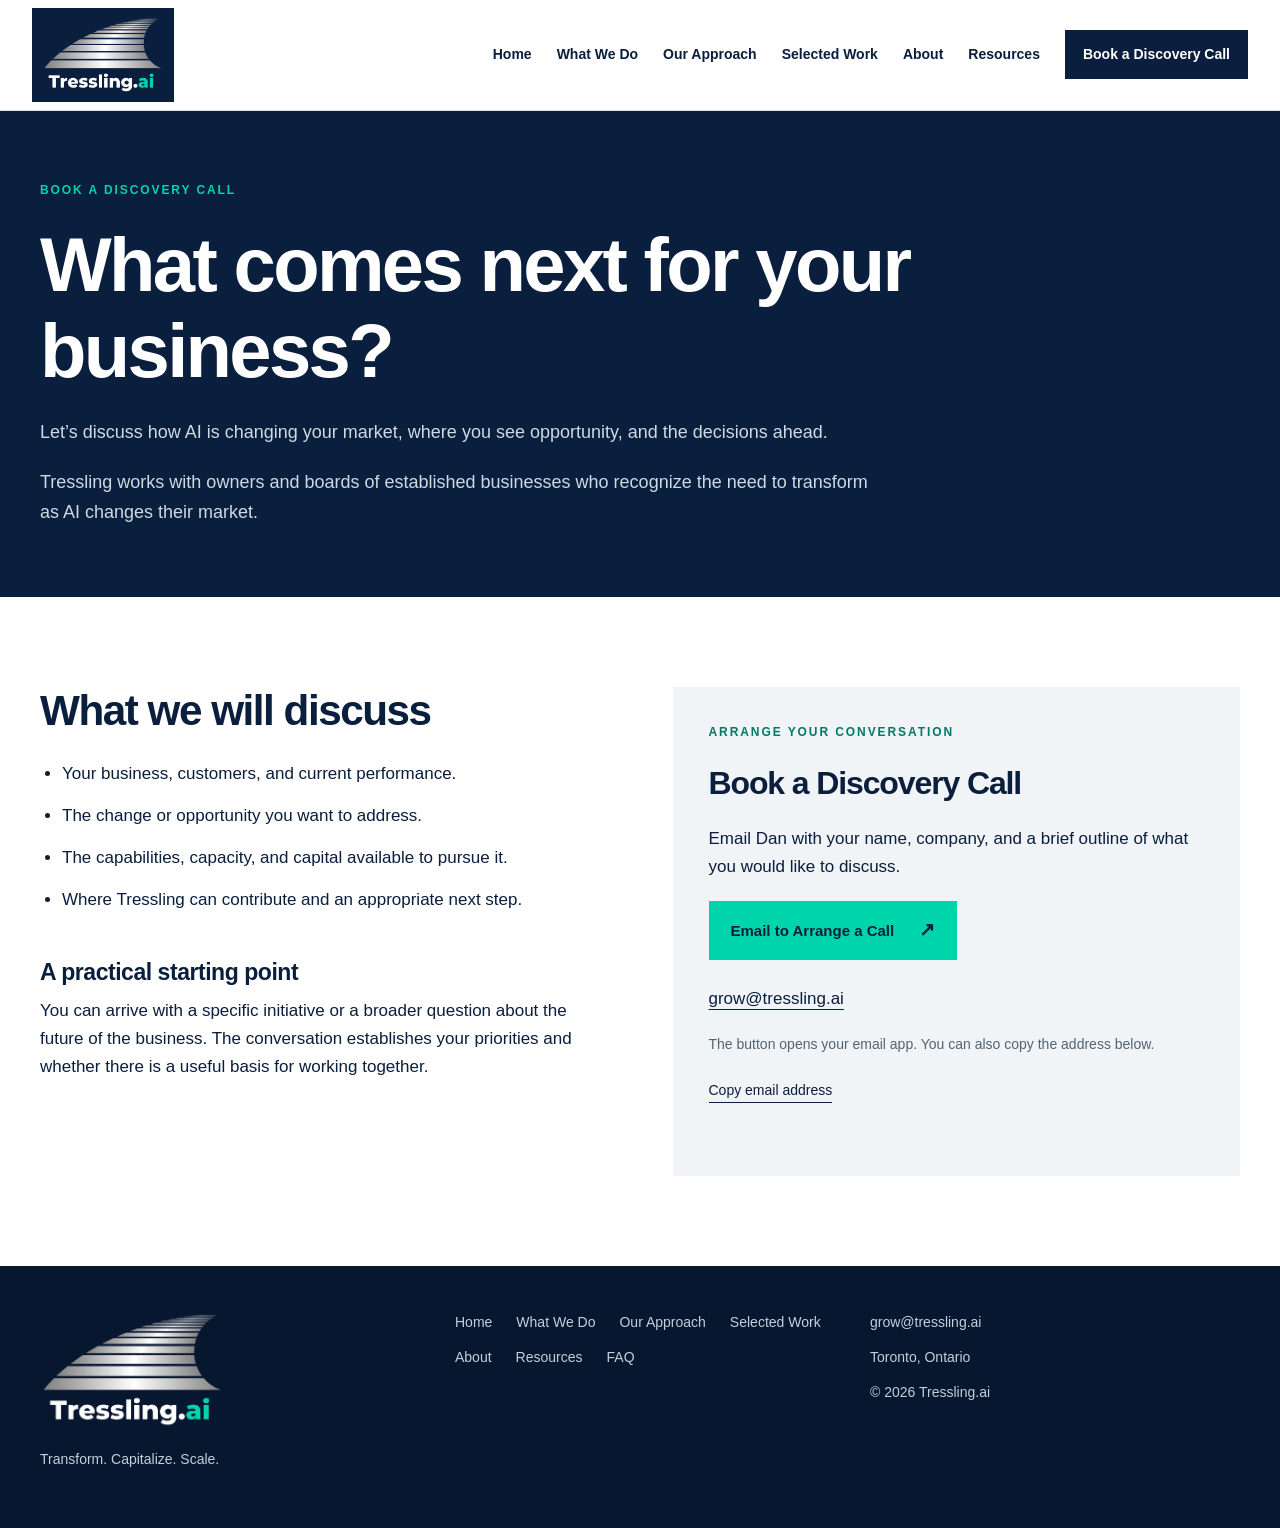
<file: site/discovery-call.html>
<!doctype html><html lang="en"><head><meta charset="utf-8"><meta name="viewport" content="width=device-width, initial-scale=1"><meta name="description" content="Let’s discuss how AI is changing your market, where you see opportunity, and the decisions ahead."><meta name="theme-color" content="#0a1e3d"><title>Book a Discovery Call | Tressling.ai</title><link rel="canonical" href="https://tressling.ai/discovery-call.html"><meta property="og:type" content="website"><meta property="og:site_name" content="Tressling.ai"><meta property="og:title" content="Book a Discovery Call | Tressling.ai"><meta property="og:description" content="Let’s discuss how AI is changing your market, where you see opportunity, and the decisions ahead."><meta property="og:url" content="https://tressling.ai/discovery-call.html"><meta property="og:image" content="https://tressling.ai/assets/tressling-share.png"><meta property="og:image:width" content="1200"><meta property="og:image:height" content="630"><meta property="og:image:alt" content="Tressling.ai logo"><meta name="twitter:card" content="summary_large_image"><link rel="icon" href="assets/favicon.svg" type="image/svg+xml"><link rel="stylesheet" href="assets/site.css"><script defer src="assets/site.js"></script><script type="application/ld+json" id="site-graph">{"@context":"https://schema.org","@graph":[{"@type":"Organization","@id":"https://tressling.ai/#organization","name":"Tressling.ai","alternateName":"Tressling","url":"https://tressling.ai/","logo":"https://tressling.ai/assets/tressling-logo.png","email":"grow@tressling.ai","slogan":"Transform. Capitalize. Scale.","description":"Tressling.ai works with select business owners and boards to protect what they’ve built, stay relevant to their customers, and grow. Our compensation is largely based on the value we help create.","foundingDate":"2003","address":{"@type":"PostalAddress","addressLocality":"Toronto","addressRegion":"ON","addressCountry":"CA"},"areaServed":[{"@type":"AdministrativeArea","name":"Ontario"},{"@type":"Country","name":"Canada"}],"founder":[{"@id":"https://tressling.ai/about.html#dan"},{"@id":"https://tressling.ai/about.html#joel"},{"@id":"https://tressling.ai/about.html#ivana"}],"sameAs":["https://www.linkedin.com/company/2098420/","https://danmclaughlin7007.substack.com/"]},{"@type":"Person","@id":"https://tressling.ai/about.html#dan","name":"Dan McLaughlin","jobTitle":"Founder and CEO","worksFor":{"@id":"https://tressling.ai/#organization"},"url":"https://tressling.ai/about.html#dan","image":"https://tressling.ai/assets/dan.jpg","alumniOf":{"@type":"CollegeOrUniversity","name":"Schulich School of Business, York University"},"description":"Operator, investor and advisor. Scaled businesses in construction, real estate and manufacturing, including a contracting business that grew from 200 to 1,200 people in three years. Former Chief Investment Officer of SASCO Global Investments, where he led investment decisions for a US$400 million fund. Has structured more than US$1 billion in debt and equity financing. Held senior restructuring roles at PwC and in international finance and restructuring at Bombardier Aerospace.","knowsAbout":["Business transformation","Growth financing","Capital raising","Restructuring","Scaling operations","Construction","Manufacturing"],"sameAs":["https://www.linkedin.com/in/danieljmclaughlin"]},{"@type":"Person","@id":"https://tressling.ai/about.html#joel","name":"Joel Massicotte","jobTitle":"Founder and Partner","worksFor":{"@id":"https://tressling.ai/#organization"},"url":"https://tressling.ai/about.html#joel","image":"https://tressling.ai/assets/joel.webp","knowsAbout":["Technology strategy","System architecture","Systems integration","AI product development","Cloud migration"],"sameAs":["https://www.linkedin.com/in/joelmassicotte/","https://evolvethen.com/"]},{"@type":"Person","@id":"https://tressling.ai/about.html#ivana","name":"Ivana Johnston","jobTitle":"Founder and Partner","worksFor":{"@id":"https://tressling.ai/#organization"},"url":"https://tressling.ai/about.html#ivana","image":"https://tressling.ai/assets/ivana.jpg","knowsAbout":["Market positioning","Go-to-market strategy","B2B technology marketing","Thought leadership"],"sameAs":["https://www.linkedin.com/in/ivanacj/","https://ivanajohnston.com/","https://www.puzzlepartner.co/"]},{"@type":"WebSite","@id":"https://tressling.ai/#website","url":"https://tressling.ai/","name":"Tressling.ai","publisher":{"@id":"https://tressling.ai/#organization"},"inLanguage":"en"}]}</script></head><body><a class="skip" href="#main">Skip to content</a><header class="header"><div class="nav-wrap"><a href="index.html" class="brand" aria-label="Tressling.ai home"><img class="brand-logo" src="assets/tressling-logo.png" alt="Tressling.ai"></a><button class="menu-toggle" aria-controls="navigation" aria-expanded="false">Menu <span aria-hidden="true">☰</span></button><nav id="navigation" aria-label="Main navigation"><a href="index.html">Home</a><a href="what-we-do.html">What We Do</a><a href="our-approach.html">Our Approach</a><a href="work.html">Selected Work</a><a href="about.html">About</a><a href="resources.html">Resources</a><a class="nav-cta" href="discovery-call.html">Book a Discovery Call</a></nav></div></header><main id="main"><section class="page-hero"><div class="wrap"><p class="eyebrow">Book a Discovery Call</p><h1>What comes next for your business?</h1><div class="intro"><p>Let’s discuss how AI is changing your market, where you see opportunity, and the decisions ahead.</p><p>Tressling works with owners and boards of established businesses who recognize the need to transform as AI changes their market.</p></div></div></section><section class="section"><div class="wrap booking"><div><h2>What we will discuss</h2><ul class="check-list"><li>Your business, customers, and current performance.</li><li>The change or opportunity you want to address.</li><li>The capabilities, capacity, and capital available to pursue it.</li><li>Where Tressling can contribute and an appropriate next step.</li></ul><h3>A practical starting point</h3><p>You can arrive with a specific initiative or a broader question about the future of the business. The conversation establishes your priorities and whether there is a useful basis for working together.</p></div><div class="booking-card"><p class="eyebrow">Arrange your conversation</p><h2>Book a Discovery Call</h2><p>Email Dan with your name, company, and a brief outline of what you would like to discuss.</p><a class="button" href="mailto:grow@tressling.ai?subject=Discovery%20call">Email to Arrange a Call<span aria-hidden="true">↗</span></a><a class="email" href="mailto:grow@tressling.ai">grow@tressling.ai</a><p class="small">The button opens your email app. You can also copy the address below.</p><button class="copy-email" type="button">Copy email address</button><p class="copy-status" role="status" aria-live="polite"></p></div></div></section></main><footer><div class="wrap footer-grid"><div><a class="brand" href="index.html"><img class="brand-logo" src="assets/tressling-logo.png" alt="Tressling.ai"></a><p>Transform. Capitalize. Scale.</p></div><nav aria-label="Footer navigation"><a href="index.html">Home</a><a href="what-we-do.html">What We Do</a><a href="our-approach.html">Our Approach</a><a href="work.html">Selected Work</a><a href="about.html">About</a><a href="resources.html">Resources</a><a href="faq.html">FAQ</a></nav><div><a href="mailto:grow@tressling.ai">grow@tressling.ai</a><p>Toronto, Ontario</p><p>© 2026 Tressling.ai</p></div></div></footer></body></html>
</file>
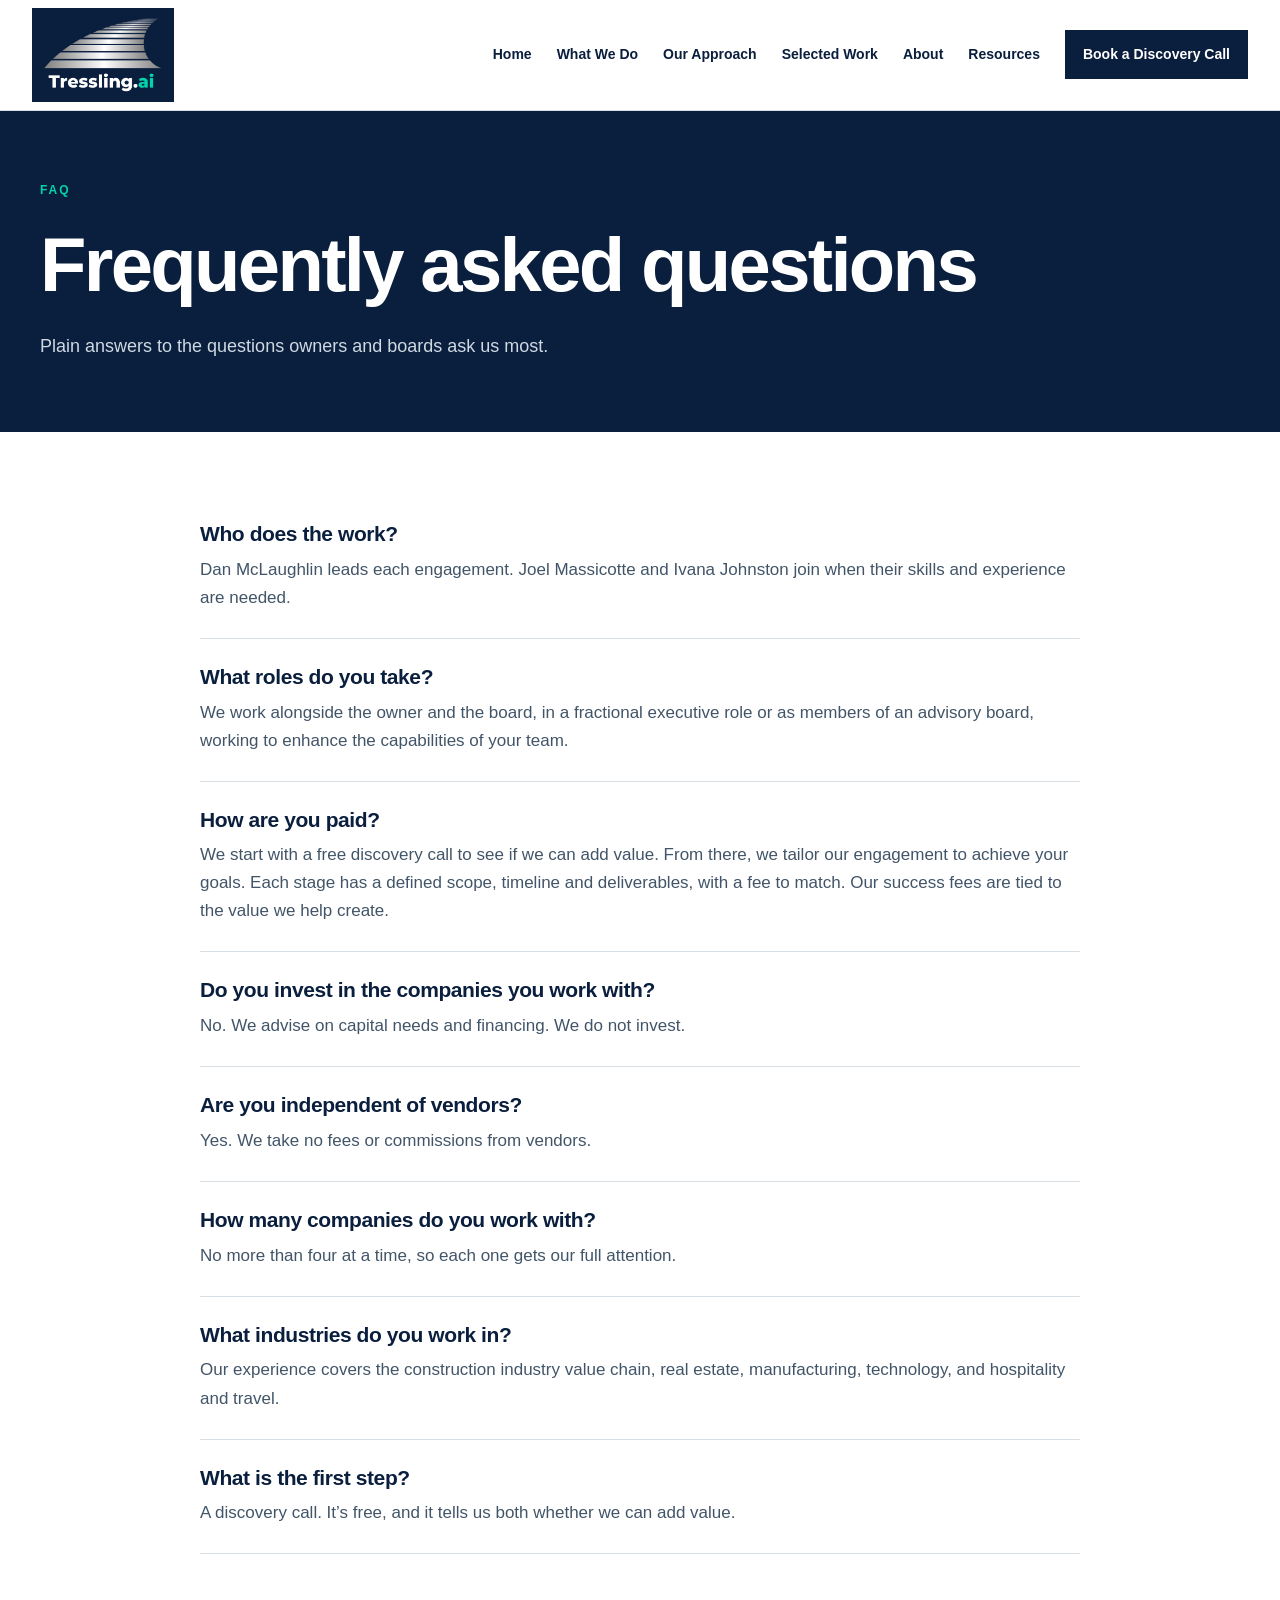
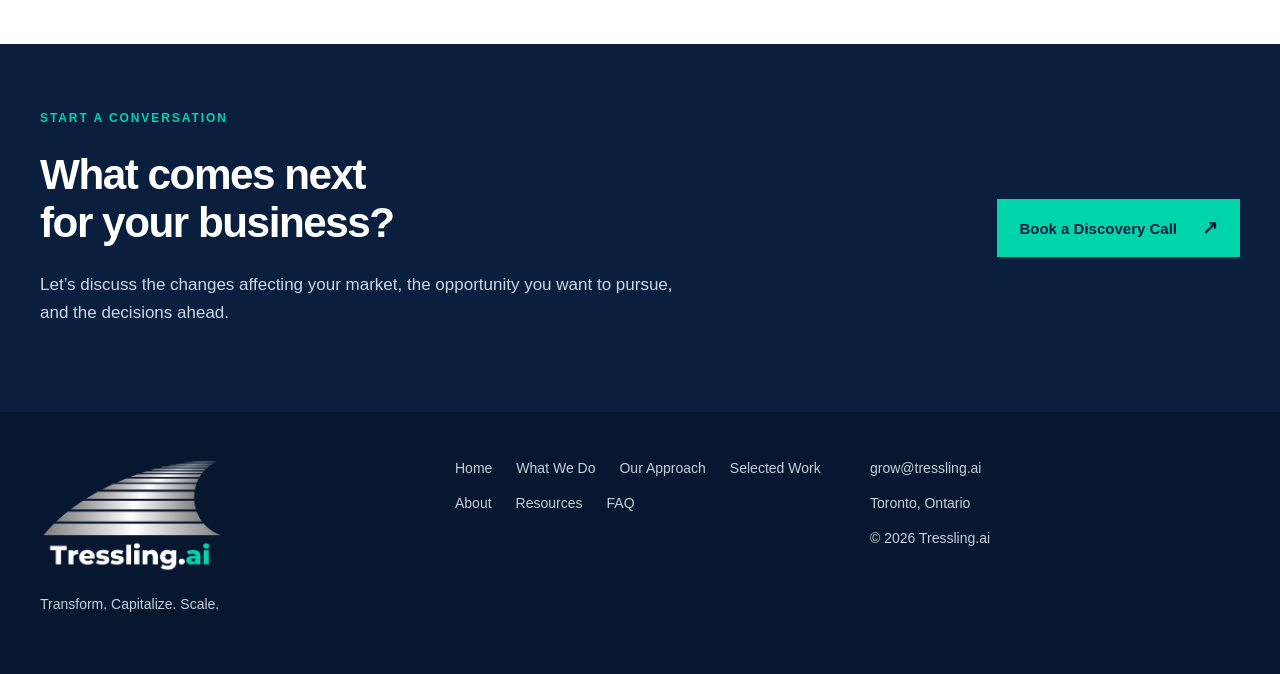
<file: site/faq.html>
<!doctype html><html lang="en"><head><meta charset="utf-8"><meta name="viewport" content="width=device-width, initial-scale=1"><meta name="description" content="How Tressling.ai works with owners and boards: who does the work, the roles we take, how we are paid, vendor independence, and the first step."><meta name="theme-color" content="#0a1e3d"><title>Frequently Asked Questions | Tressling.ai</title><link rel="canonical" href="https://tressling.ai/faq.html"><meta property="og:type" content="website"><meta property="og:site_name" content="Tressling.ai"><meta property="og:title" content="Frequently Asked Questions | Tressling.ai"><meta property="og:description" content="How Tressling.ai works with owners and boards: who does the work, the roles we take, how we are paid, vendor independence, and the first step."><meta property="og:url" content="https://tressling.ai/faq.html"><meta property="og:image" content="https://tressling.ai/assets/tressling-share.png"><meta property="og:image:width" content="1200"><meta property="og:image:height" content="630"><meta property="og:image:alt" content="Tressling.ai logo"><meta name="twitter:card" content="summary_large_image"><link rel="icon" href="assets/favicon.svg" type="image/svg+xml"><link rel="stylesheet" href="assets/site.css"><script defer src="assets/site.js"></script><script type="application/ld+json">{"@context":"https://schema.org","@type":"FAQPage","@id":"https://tressling.ai/faq.html#faq","mainEntity":[{"@type":"Question","name":"Who does the work?","acceptedAnswer":{"@type":"Answer","text":"Dan McLaughlin leads each engagement. Joel Massicotte and Ivana Johnston join when their skills and experience are needed."}},{"@type":"Question","name":"What roles do you take?","acceptedAnswer":{"@type":"Answer","text":"We work alongside the owner and the board, in a fractional executive role or as members of an advisory board, working to enhance the capabilities of your team."}},{"@type":"Question","name":"How are you paid?","acceptedAnswer":{"@type":"Answer","text":"We start with a free discovery call to see if we can add value. From there, we tailor our engagement to achieve your goals. Each stage has a defined scope, timeline and deliverables, with a fee to match. Our success fees are tied to the value we help create."}},{"@type":"Question","name":"Do you invest in the companies you work with?","acceptedAnswer":{"@type":"Answer","text":"No. We advise on capital needs and financing. We do not invest."}},{"@type":"Question","name":"Are you independent of vendors?","acceptedAnswer":{"@type":"Answer","text":"Yes. We take no fees or commissions from vendors."}},{"@type":"Question","name":"How many companies do you work with?","acceptedAnswer":{"@type":"Answer","text":"No more than four at a time, so each one gets our full attention."}},{"@type":"Question","name":"What industries do you work in?","acceptedAnswer":{"@type":"Answer","text":"Our experience covers the construction industry value chain, real estate, manufacturing, technology, and hospitality and travel."}},{"@type":"Question","name":"What is the first step?","acceptedAnswer":{"@type":"Answer","text":"A discovery call. It’s free, and it tells us both whether we can add value."}}]}</script><script type="application/ld+json" id="site-graph">{"@context":"https://schema.org","@graph":[{"@type":"Organization","@id":"https://tressling.ai/#organization","name":"Tressling.ai","alternateName":"Tressling","url":"https://tressling.ai/","logo":"https://tressling.ai/assets/tressling-logo.png","email":"grow@tressling.ai","slogan":"Transform. Capitalize. Scale.","description":"Tressling.ai works with select business owners and boards to protect what they’ve built, stay relevant to their customers, and grow. Our compensation is largely based on the value we help create.","foundingDate":"2003","address":{"@type":"PostalAddress","addressLocality":"Toronto","addressRegion":"ON","addressCountry":"CA"},"areaServed":[{"@type":"AdministrativeArea","name":"Ontario"},{"@type":"Country","name":"Canada"}],"founder":[{"@id":"https://tressling.ai/about.html#dan"},{"@id":"https://tressling.ai/about.html#joel"},{"@id":"https://tressling.ai/about.html#ivana"}],"sameAs":["https://www.linkedin.com/company/2098420/","https://danmclaughlin7007.substack.com/"]},{"@type":"Person","@id":"https://tressling.ai/about.html#dan","name":"Dan McLaughlin","jobTitle":"Founder and CEO","worksFor":{"@id":"https://tressling.ai/#organization"},"url":"https://tressling.ai/about.html#dan","image":"https://tressling.ai/assets/dan.jpg","alumniOf":{"@type":"CollegeOrUniversity","name":"Schulich School of Business, York University"},"description":"Operator, investor and advisor. Scaled businesses in construction, real estate and manufacturing, including a contracting business that grew from 200 to 1,200 people in three years. Former Chief Investment Officer of SASCO Global Investments, where he led investment decisions for a US$400 million fund. Has structured more than US$1 billion in debt and equity financing. Held senior restructuring roles at PwC and in international finance and restructuring at Bombardier Aerospace.","knowsAbout":["Business transformation","Growth financing","Capital raising","Restructuring","Scaling operations","Construction","Manufacturing"],"sameAs":["https://www.linkedin.com/in/danieljmclaughlin"]},{"@type":"Person","@id":"https://tressling.ai/about.html#joel","name":"Joel Massicotte","jobTitle":"Founder and Partner","worksFor":{"@id":"https://tressling.ai/#organization"},"url":"https://tressling.ai/about.html#joel","image":"https://tressling.ai/assets/joel.webp","knowsAbout":["Technology strategy","System architecture","Systems integration","AI product development","Cloud migration"],"sameAs":["https://www.linkedin.com/in/joelmassicotte/","https://evolvethen.com/"]},{"@type":"Person","@id":"https://tressling.ai/about.html#ivana","name":"Ivana Johnston","jobTitle":"Founder and Partner","worksFor":{"@id":"https://tressling.ai/#organization"},"url":"https://tressling.ai/about.html#ivana","image":"https://tressling.ai/assets/ivana.jpg","knowsAbout":["Market positioning","Go-to-market strategy","B2B technology marketing","Thought leadership"],"sameAs":["https://www.linkedin.com/in/ivanacj/","https://ivanajohnston.com/","https://www.puzzlepartner.co/"]},{"@type":"WebSite","@id":"https://tressling.ai/#website","url":"https://tressling.ai/","name":"Tressling.ai","publisher":{"@id":"https://tressling.ai/#organization"},"inLanguage":"en"}]}</script></head><body><a class="skip" href="#main">Skip to content</a><header class="header"><div class="nav-wrap"><a href="index.html" class="brand" aria-label="Tressling.ai home"><img class="brand-logo" src="assets/tressling-logo.png" alt="Tressling.ai"></a><button class="menu-toggle" aria-controls="navigation" aria-expanded="false">Menu <span aria-hidden="true">☰</span></button><nav id="navigation" aria-label="Main navigation"><a href="index.html">Home</a><a href="what-we-do.html">What We Do</a><a href="our-approach.html">Our Approach</a><a href="work.html">Selected Work</a><a href="about.html">About</a><a href="resources.html">Resources</a><a class="nav-cta" href="discovery-call.html">Book a Discovery Call</a></nav></div></header><main id="main"><section class="page-hero"><div class="wrap"><p class="eyebrow">FAQ</p><h1>Frequently asked questions</h1><div class="intro"><p>Plain answers to the questions owners and boards ask us most.</p></div></div></section><section class="section"><div class="wrap reading"><div class="faq-item"><h3>Who does the work?</h3><p>Dan McLaughlin leads each engagement. Joel Massicotte and Ivana Johnston join when their skills and experience are needed.</p></div><div class="faq-item"><h3>What roles do you take?</h3><p>We work alongside the owner and the board, in a fractional executive role or as members of an advisory board, working to enhance the capabilities of your team.</p></div><div class="faq-item"><h3>How are you paid?</h3><p>We start with a free discovery call to see if we can add value. From there, we tailor our engagement to achieve your goals. Each stage has a defined scope, timeline and deliverables, with a fee to match. Our success fees are tied to the value we help create.</p></div><div class="faq-item"><h3>Do you invest in the companies you work with?</h3><p>No. We advise on capital needs and financing. We do not invest.</p></div><div class="faq-item"><h3>Are you independent of vendors?</h3><p>Yes. We take no fees or commissions from vendors.</p></div><div class="faq-item"><h3>How many companies do you work with?</h3><p>No more than four at a time, so each one gets our full attention.</p></div><div class="faq-item"><h3>What industries do you work in?</h3><p>Our experience covers the construction industry value chain, real estate, manufacturing, technology, and hospitality and travel.</p></div><div class="faq-item"><h3>What is the first step?</h3><p>A discovery call. It’s free, and it tells us both whether we can add value.</p></div></div></section><section class="cta"><div class="wrap cta-inner"><div><p class="eyebrow">Start a conversation</p><h2>What comes next<br>for your business?</h2><p>Let’s discuss the changes affecting your market, the opportunity you want to pursue, and the decisions ahead.</p></div><a class="button" href="discovery-call.html">Book a Discovery Call<span aria-hidden="true">↗</span></a></div></section></main><footer><div class="wrap footer-grid"><div><a class="brand" href="index.html"><img class="brand-logo" src="assets/tressling-logo.png" alt="Tressling.ai"></a><p>Transform. Capitalize. Scale.</p></div><nav aria-label="Footer navigation"><a href="index.html">Home</a><a href="what-we-do.html">What We Do</a><a href="our-approach.html">Our Approach</a><a href="work.html">Selected Work</a><a href="about.html">About</a><a href="resources.html">Resources</a><a href="faq.html">FAQ</a></nav><div><a href="mailto:grow@tressling.ai">grow@tressling.ai</a><p>Toronto, Ontario</p><p>© 2026 Tressling.ai</p></div></div></footer></body></html>
</file>
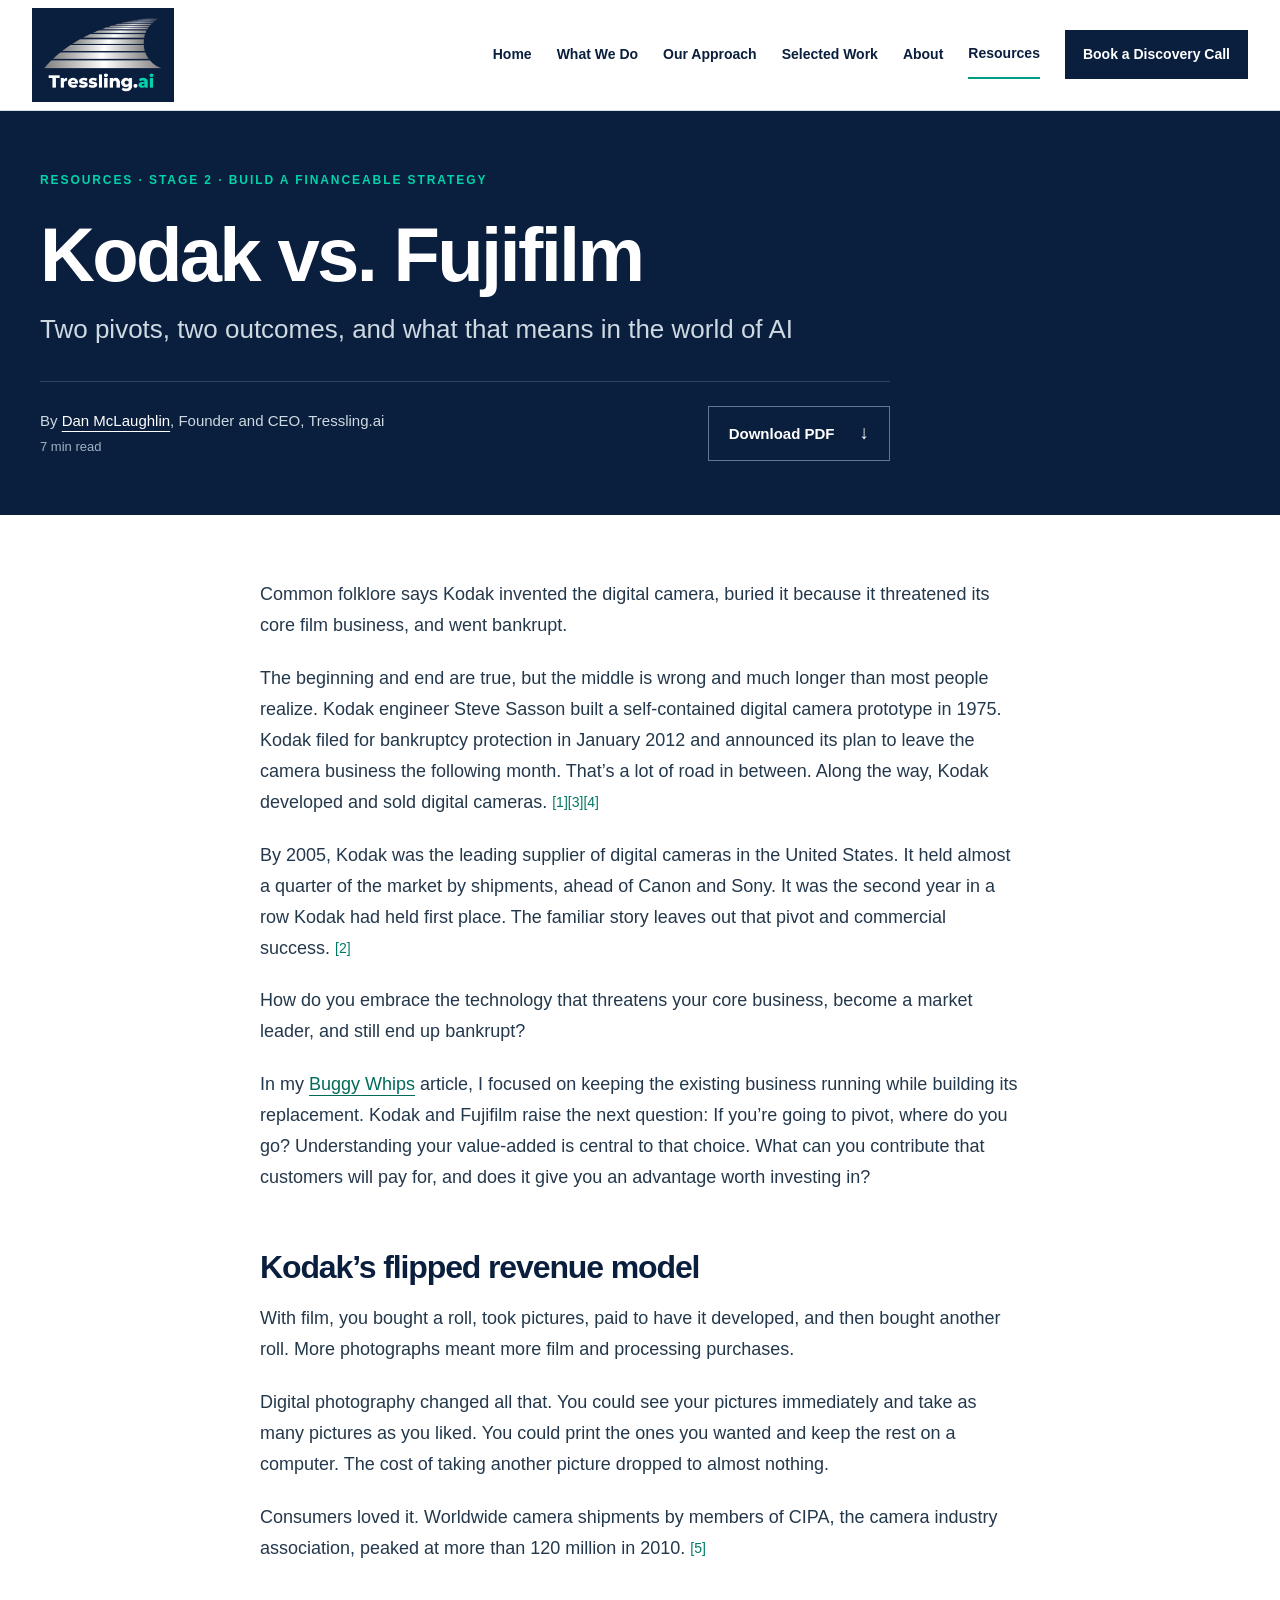
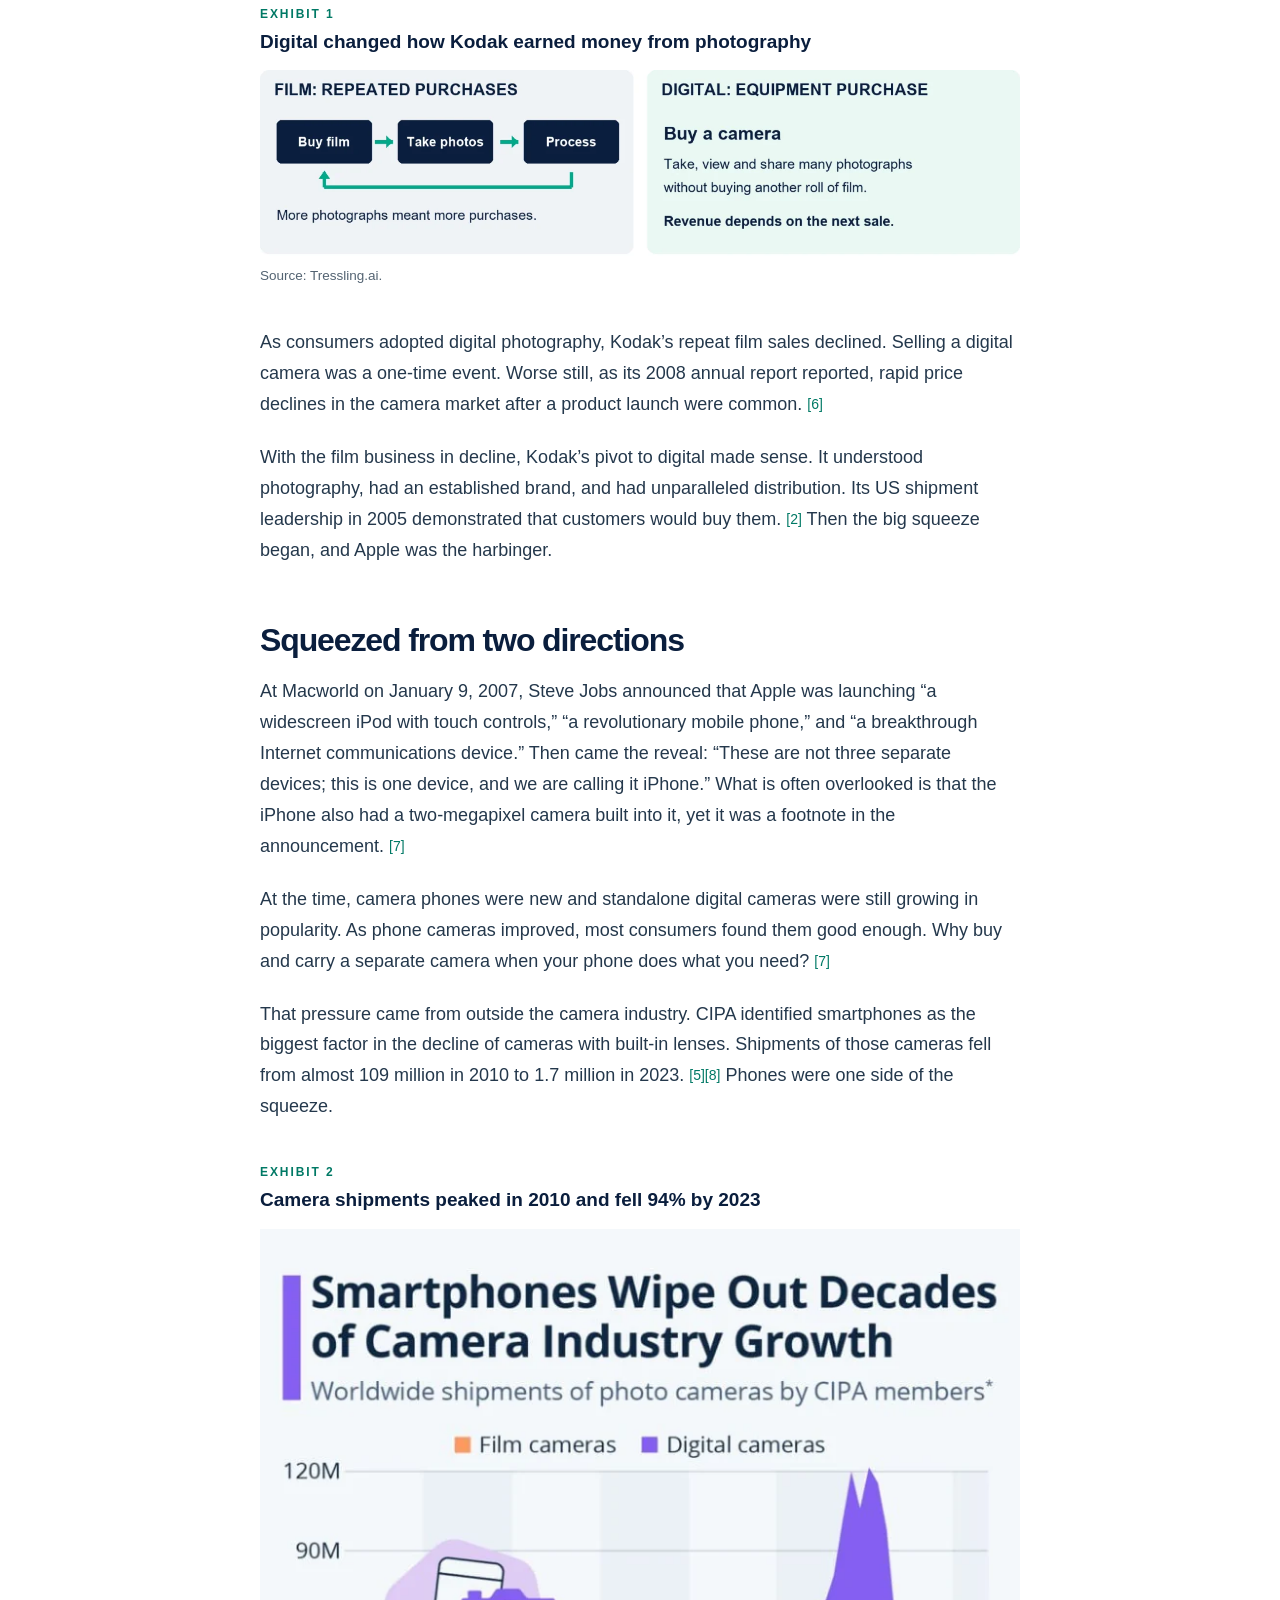
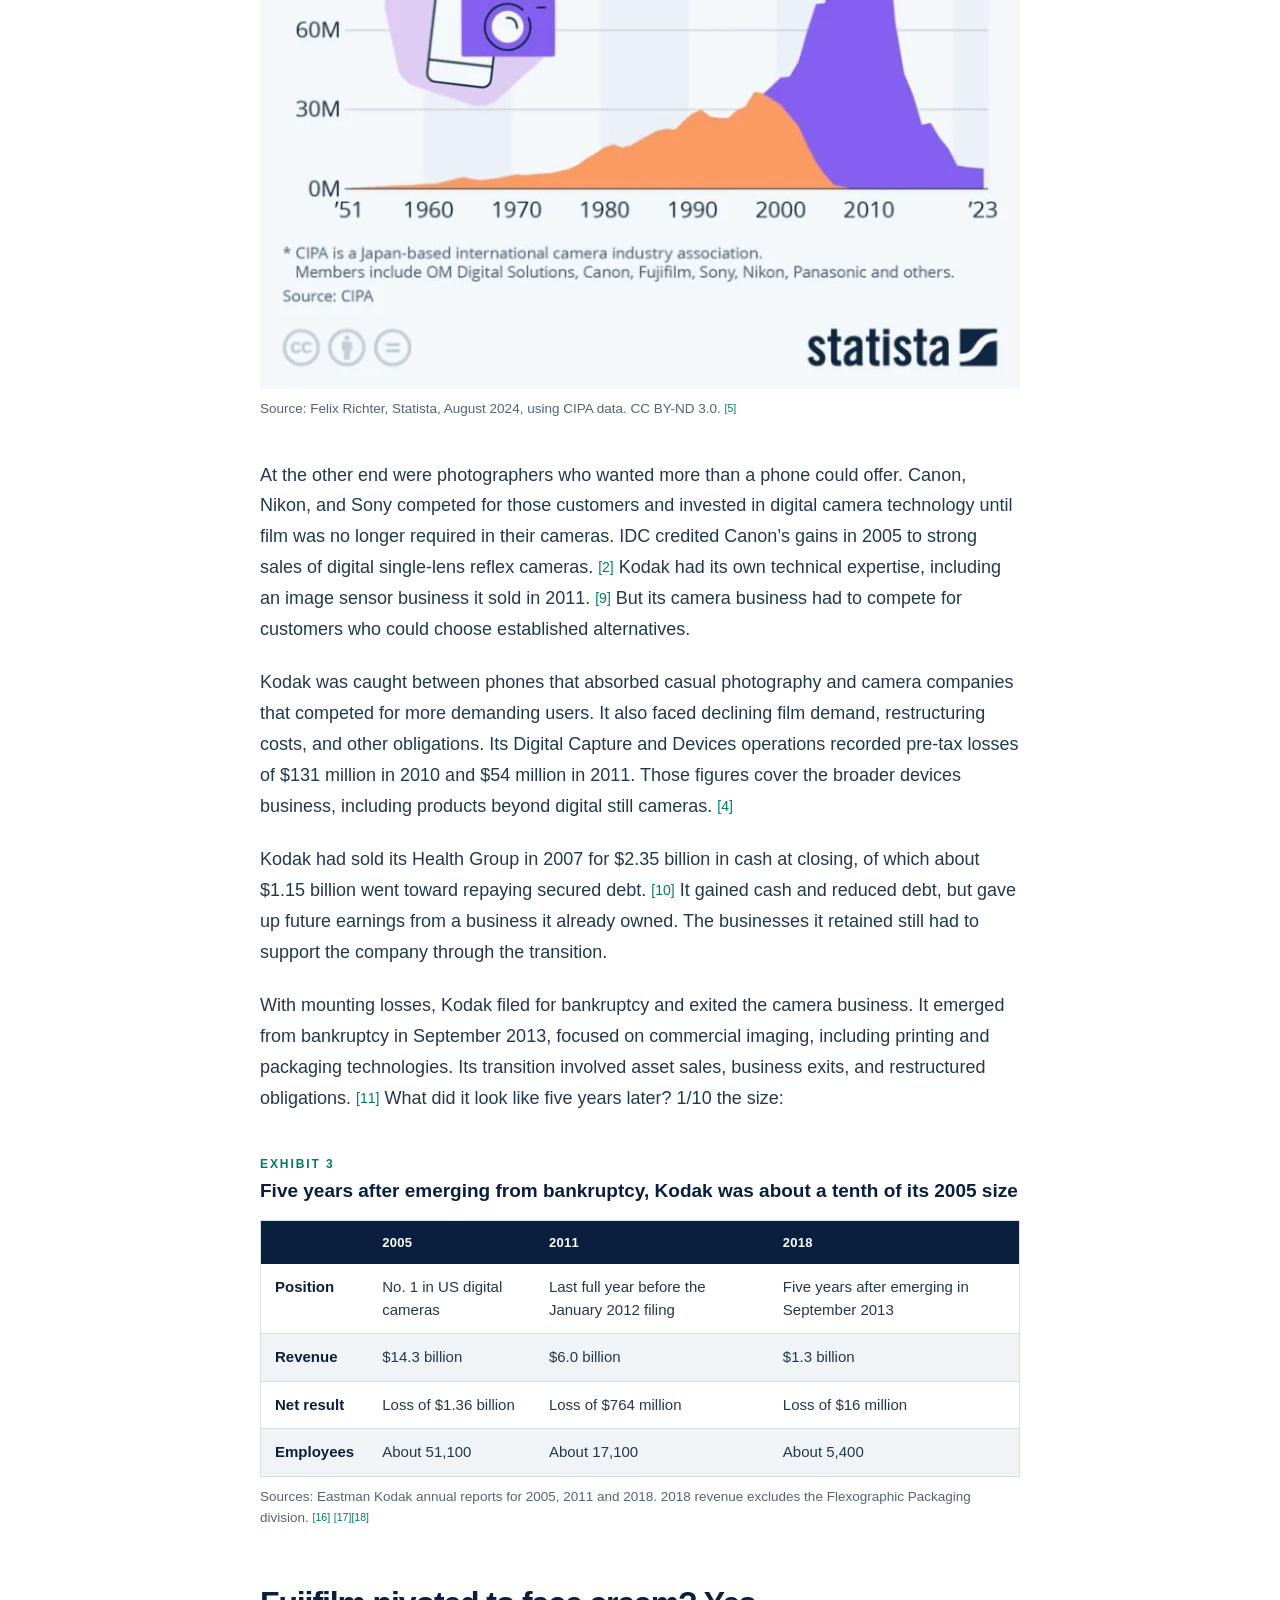
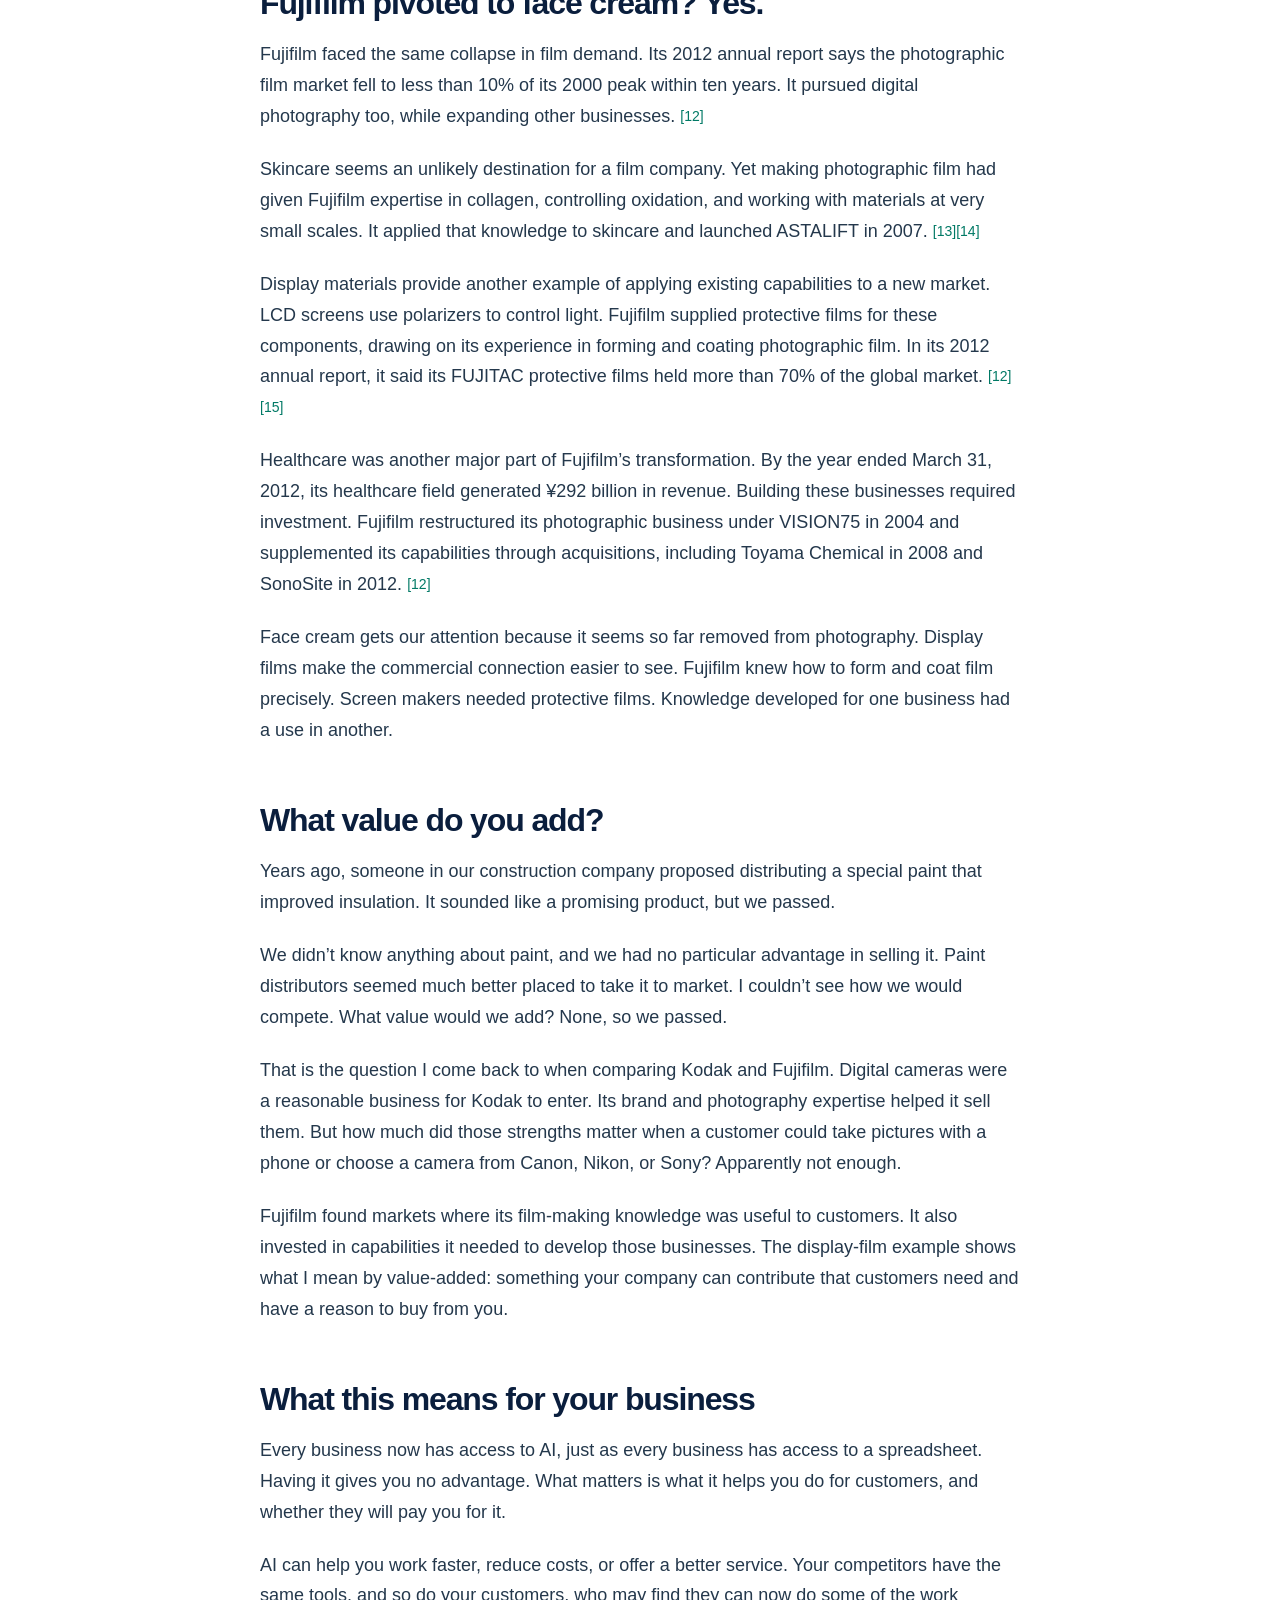
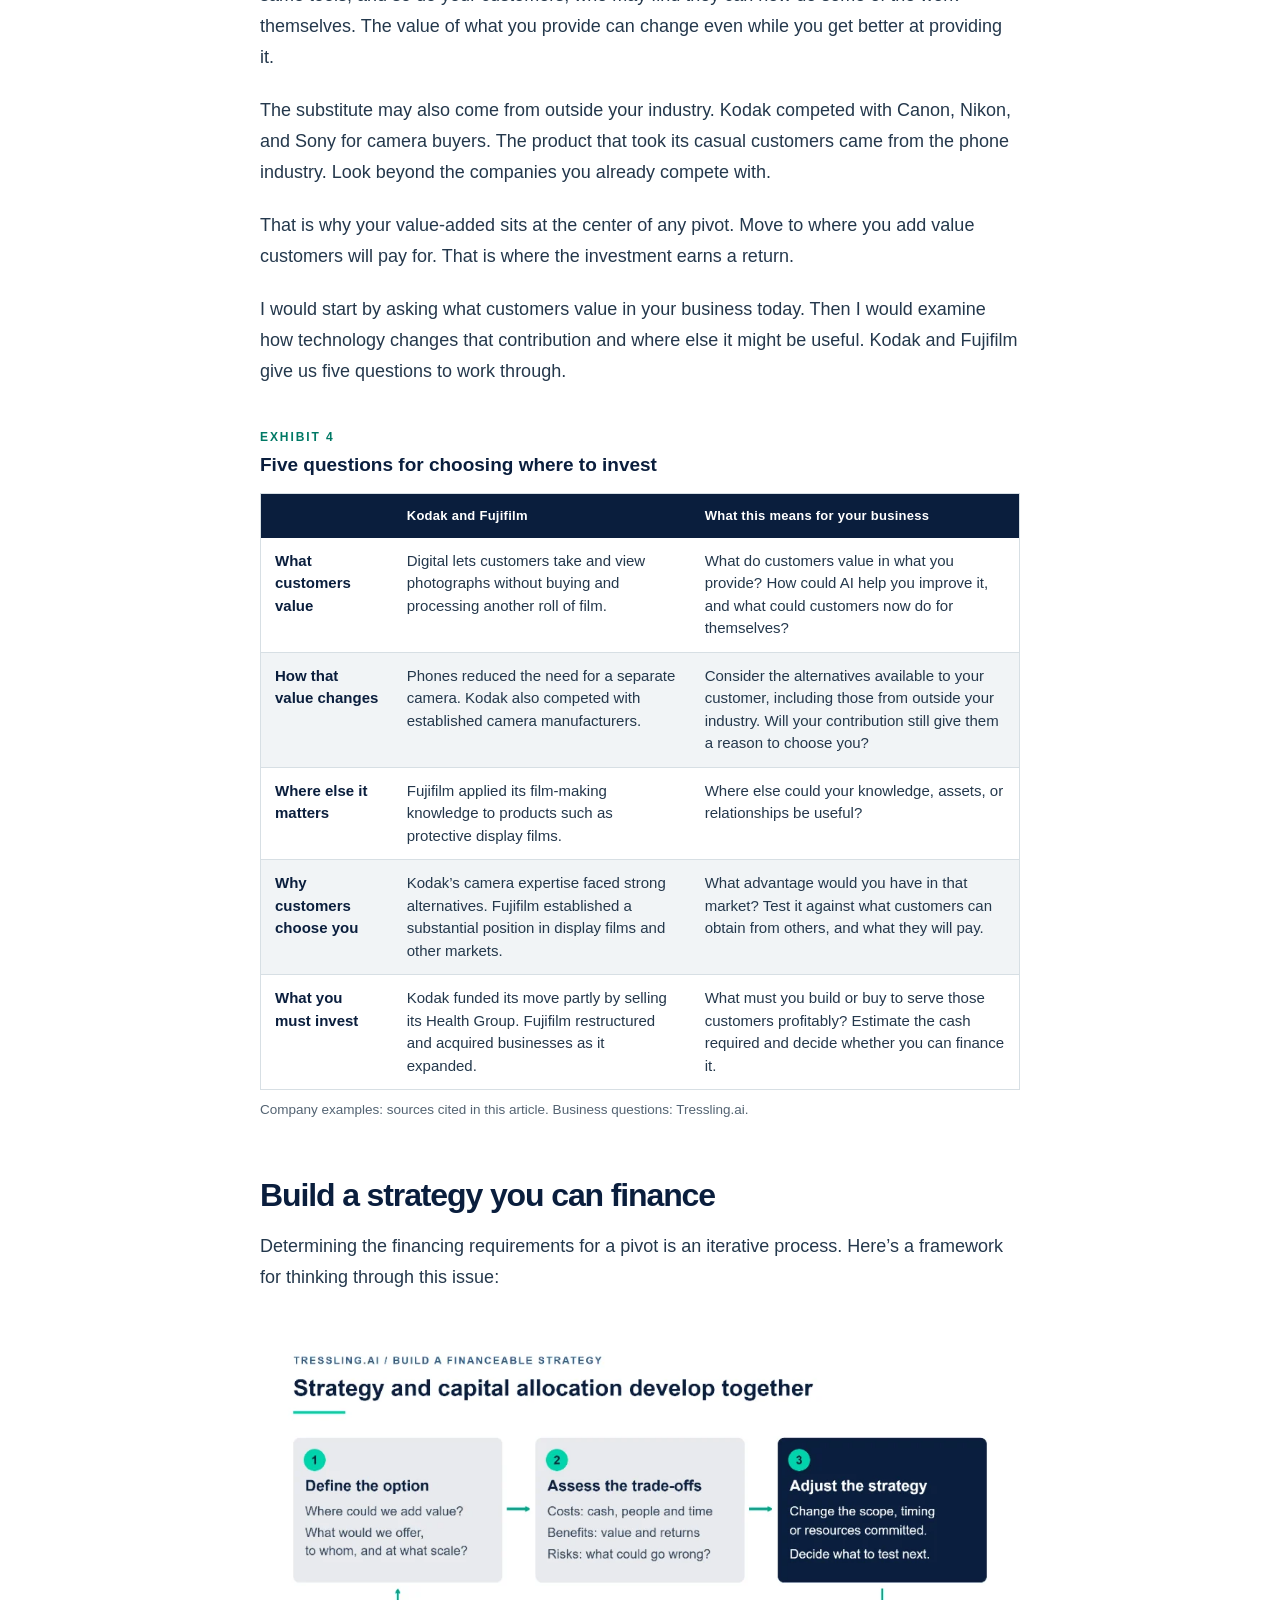
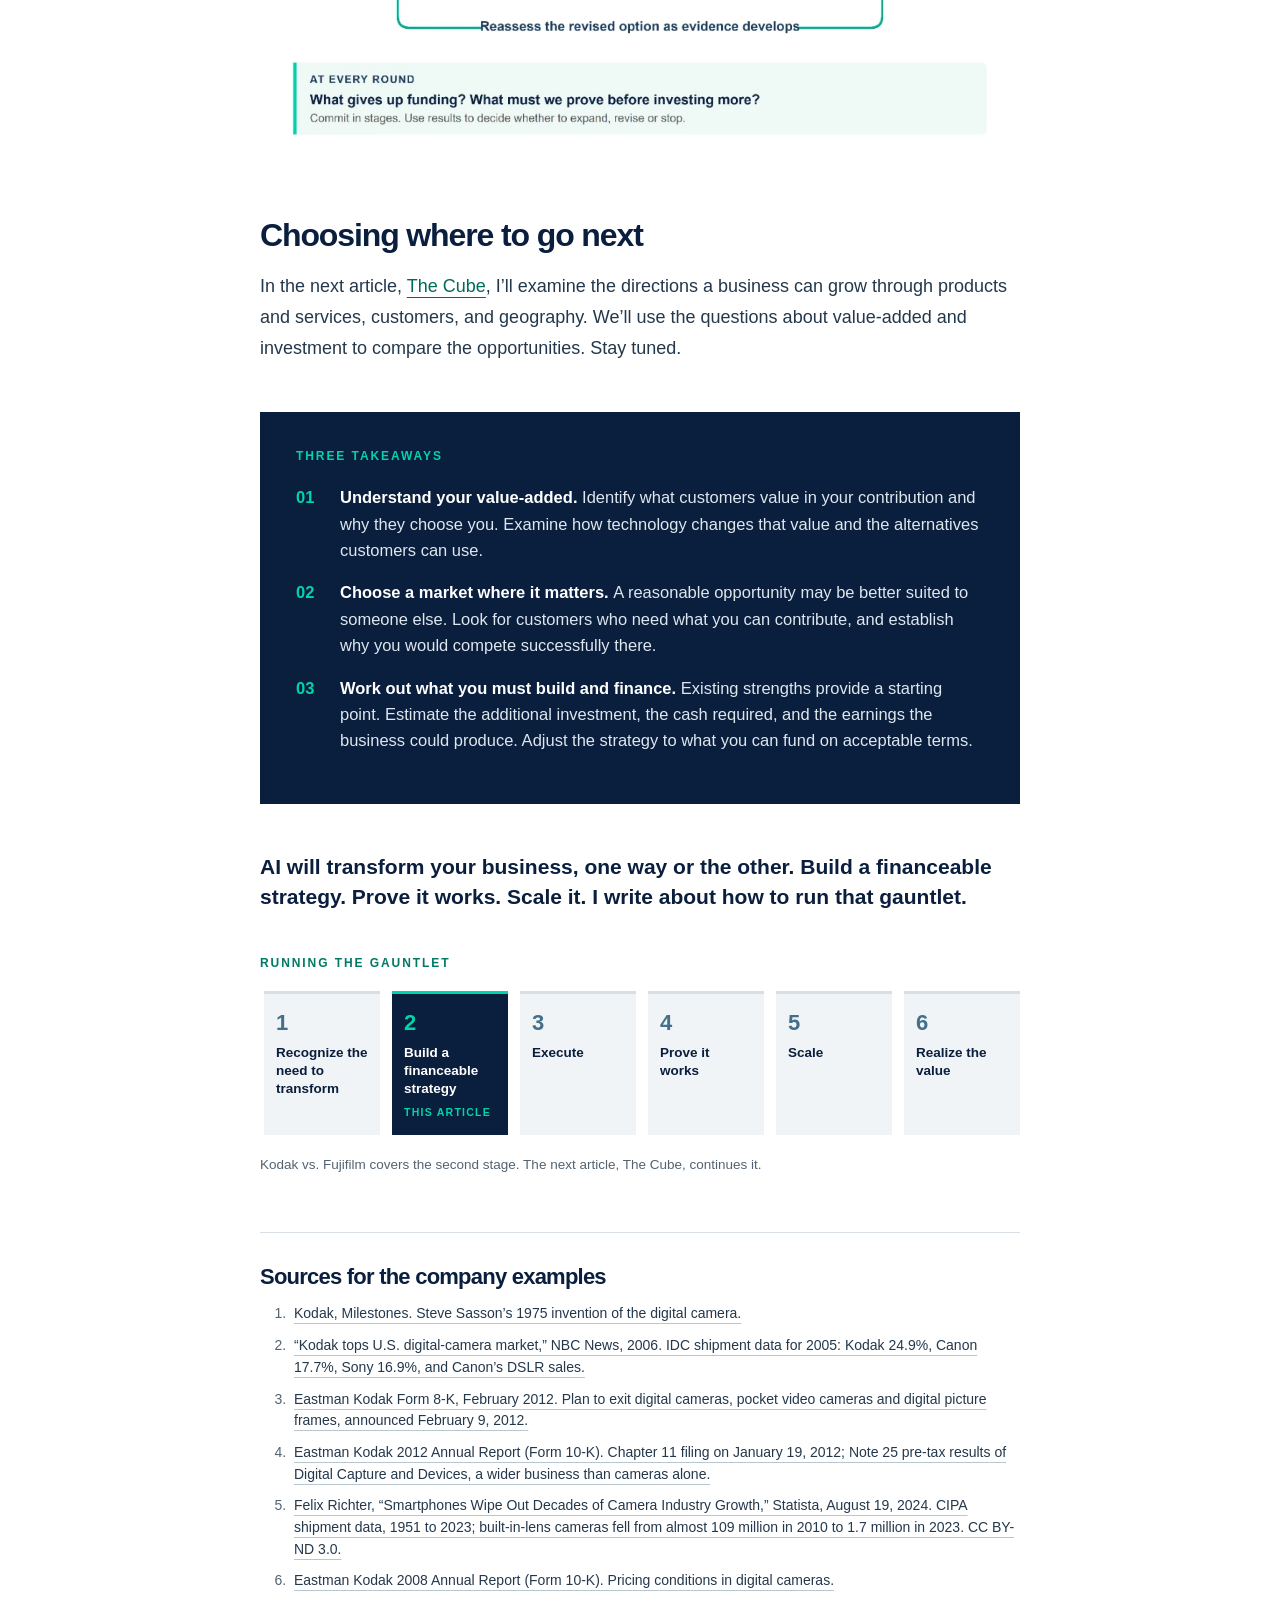
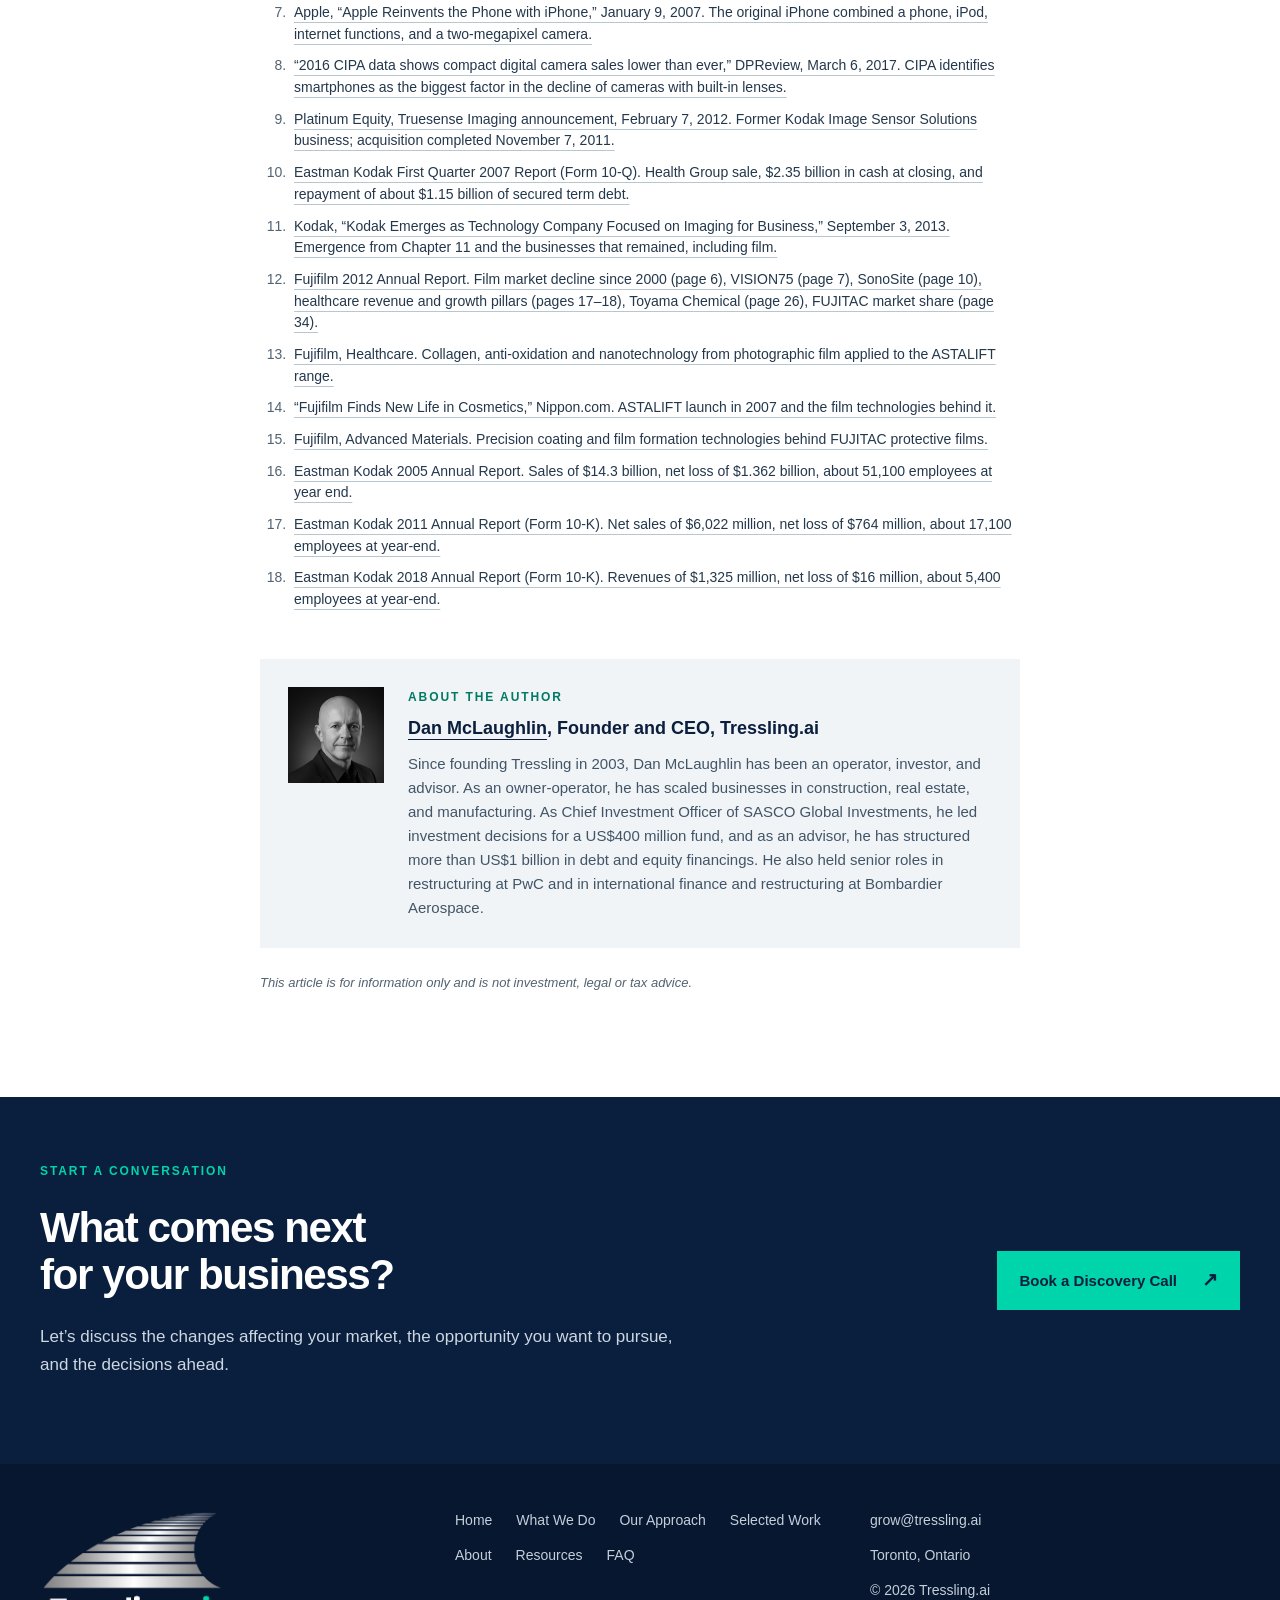
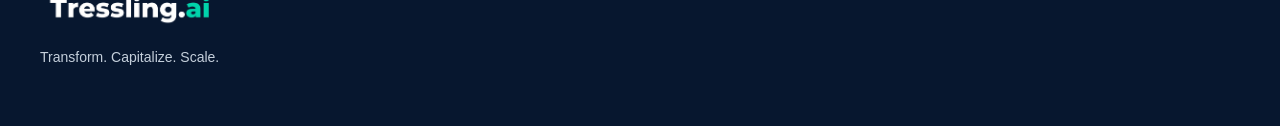
<file: site/kodak-vs-fujifilm.html>
<!doctype html><html lang="en"><head><meta charset="utf-8"><meta name="viewport" content="width=device-width, initial-scale=1"><meta name="description" content="Kodak led the US digital camera market in 2005 and filed for bankruptcy protection in 2012. Fujifilm faced the same collapse in film and built new businesses. The difference came down to value-added."><meta name="author" content="Dan McLaughlin"><meta name="theme-color" content="#0a1e3d"><title>Kodak vs. Fujifilm: Two pivots, two outcomes, and what that means in the world of AI | Tressling.ai</title><link rel="canonical" href="https://tressling.ai/kodak-vs-fujifilm.html"><meta property="og:type" content="article"><meta property="og:site_name" content="Tressling.ai"><meta property="og:title" content="Kodak vs. Fujifilm: Two pivots, two outcomes, and what that means in the world of AI"><meta property="og:description" content="Kodak led the US digital camera market in 2005 and filed for bankruptcy protection in 2012. Fujifilm faced the same collapse in film and built new businesses. The difference came down to value-added."><meta property="og:url" content="https://tressling.ai/kodak-vs-fujifilm.html"><meta property="og:image" content="https://tressling.ai/assets/tressling-share.png"><meta property="og:image:width" content="1200"><meta property="og:image:height" content="630"><meta property="og:image:alt" content="Tressling.ai logo"><meta name="twitter:card" content="summary_large_image"><link rel="icon" href="assets/favicon.svg" type="image/svg+xml"><link rel="stylesheet" href="assets/site.css"><script defer src="assets/site.js"></script><script type="application/ld+json">{"@context": "https://schema.org", "@type": "Article", "headline": "Kodak vs. Fujifilm", "alternativeHeadline": "Two pivots, two outcomes, and what that means in the world of AI", "description": "Kodak led the US digital camera market in 2005 and filed for bankruptcy protection in 2012. Fujifilm faced the same collapse in film and built new businesses. The difference came down to value-added.", "url": "https://tressling.ai/kodak-vs-fujifilm.html", "mainEntityOfPage": "https://tressling.ai/kodak-vs-fujifilm.html", "image": "https://tressling.ai/assets/covers/Tressling-Kodak-vs-Fujifilm.jpg", "inLanguage": "en", "genre": "Article", "author": {"@type": "Person", "@id": "https://tressling.ai/about.html#dan", "name": "Dan McLaughlin", "jobTitle": "Founder and CEO", "url": "https://tressling.ai/about.html#dan", "sameAs": ["https://www.linkedin.com/in/danieljmclaughlin"], "worksFor": {"@id": "https://tressling.ai/#organization"}}, "publisher": {"@type": "Organization", "@id": "https://tressling.ai/#organization", "name": "Tressling.ai", "url": "https://tressling.ai/", "logo": {"@type": "ImageObject", "url": "https://tressling.ai/assets/tressling-logo.png"}}, "associatedMedia": {"@type": "MediaObject", "contentUrl": "https://tressling.ai/downloads/Tressling-Kodak-vs-Fujifilm.pdf", "encodingFormat": "application/pdf"}}</script></head><body><a class="skip" href="#main">Skip to content</a><header class="header"><div class="nav-wrap"><a href="index.html" class="brand" aria-label="Tressling.ai home"><img class="brand-logo" src="assets/tressling-logo.png" alt="Tressling.ai"></a><button class="menu-toggle" aria-controls="navigation" aria-expanded="false">Menu <span aria-hidden="true">☰</span></button><nav id="navigation" aria-label="Main navigation"><a href="index.html">Home</a><a href="what-we-do.html">What We Do</a><a href="our-approach.html">Our Approach</a><a href="work.html">Selected Work</a><a href="about.html">About</a><a href="resources.html" aria-current="page">Resources</a><a class="nav-cta" href="discovery-call.html">Book a Discovery Call</a></nav></div></header><main id="main"><article class="article"><header class="page-hero article-hero"><div class="wrap"><p class="eyebrow"><a href="resources.html">Resources</a> · Stage 2 · Build a financeable strategy</p><h1>Kodak vs. Fujifilm</h1><p class="article-sub">Two pivots, two outcomes, and what that means in the world of AI</p><div class="article-meta"><p>By <a href="about.html#dan">Dan McLaughlin</a>, Founder and CEO, Tressling.ai<br><span>7 min read</span></p><a class="button secondary on-dark" href="downloads/Tressling-Kodak-vs-Fujifilm.pdf" download>Download PDF<span aria-hidden="true">↓</span></a></div></div></header><div class="article-body">
<p>Common folklore says Kodak invented the digital camera, buried it because it threatened its core film business, and went bankrupt.</p>
<p>The beginning and end are true, but the middle is wrong and much longer than most people realize. Kodak engineer Steve Sasson built a self-contained digital camera prototype in 1975. Kodak filed for bankruptcy protection in January 2012 and announced its plan to leave the camera business the following month. That’s a lot of road in between. Along the way, Kodak developed and sold digital cameras. <span class="refs"><a class="ref" href="#source-1">[1]</a><a class="ref" href="#source-3">[3]</a><a class="ref" href="#source-4">[4]</a></span></p>
<p>By 2005, Kodak was the leading supplier of digital cameras in the United States. It held almost a quarter of the market by shipments, ahead of Canon and Sony. It was the second year in a row Kodak had held first place. The familiar story leaves out that pivot and commercial success. <a class="ref" href="#source-2">[2]</a></p>
<p>How do you embrace the technology that threatens your core business, become a market leader, and still end up bankrupt?</p>
<p>In my <a href="buggy-whips.html">Buggy Whips</a> article, I focused on keeping the existing business running while building its replacement. Kodak and Fujifilm raise the next question: If you’re going to pivot, where do you go? Understanding your value-added is central to that choice. What can you contribute that customers will pay for, and does it give you an advantage worth investing in?</p>
<h2>Kodak’s flipped revenue model</h2>
<p>With film, you bought a roll, took pictures, paid to have it developed, and then bought another roll. More photographs meant more film and processing purchases.</p>
<p>Digital photography changed all that. You could see your pictures immediately and take as many pictures as you liked. You could print the ones you wanted and keep the rest on a computer. The cost of taking another picture dropped to almost nothing.</p>
<p>Consumers loved it. Worldwide camera shipments by members of CIPA, the camera industry association, peaked at more than 120 million in 2010. <a class="ref" href="#source-5">[5]</a></p>
<figure class="exhibit" id="exhibit-1"><p class="exhibit-label">Exhibit 1</p><p class="exhibit-title">Digital changed how Kodak earned money from photography</p><a class="zoom" href="assets/articles/kodak-vs-fujifilm-1.webp" title="Open full-size image"><img src="assets/articles/kodak-vs-fujifilm-1.webp" alt="Film: repeated purchases. Buy film, take photos, process, then buy film again; more photographs meant more purchases. Digital: equipment purchase. Buy a camera, then take, view and share many photographs without buying another roll of film; revenue depends on the next sale." width="1300" height="318" loading="lazy" decoding="async"></a><figcaption>Source: Tressling.ai.</figcaption></figure>
<p>As consumers adopted digital photography, Kodak’s repeat film sales declined. Selling a digital camera was a one-time event. Worse still, as its 2008 annual report reported, rapid price declines in the camera market after a product launch were common. <a class="ref" href="#source-6">[6]</a></p>
<p>With the film business in decline, Kodak’s pivot to digital made sense. It understood photography, had an established brand, and had unparalleled distribution. Its US shipment leadership in 2005 demonstrated that customers would buy them. <a class="ref" href="#source-2">[2]</a> Then the big squeeze began, and Apple was the harbinger.</p>
<h2>Squeezed from two directions</h2>
<p>At Macworld on January 9, 2007, Steve Jobs announced that Apple was launching “a widescreen iPod with touch controls,” “a revolutionary mobile phone,” and “a breakthrough Internet communications device.” Then came the reveal: “These are not three separate devices; this is one device, and we are calling it iPhone.” What is often overlooked is that the iPhone also had a two-megapixel camera built into it, yet it was a footnote in the announcement. <a class="ref" href="#source-7">[7]</a></p>
<p>At the time, camera phones were new and standalone digital cameras were still growing in popularity. As phone cameras improved, most consumers found them good enough. Why buy and carry a separate camera when your phone does what you need? <a class="ref" href="#source-7">[7]</a></p>
<p>That pressure came from outside the camera industry. CIPA identified smartphones as the biggest factor in the decline of cameras with built-in lenses. Shipments of those cameras fell from almost 109 million in 2010 to 1.7 million in 2023. <span class="refs"><a class="ref" href="#source-5">[5]</a><a class="ref" href="#source-8">[8]</a></span> Phones were one side of the squeeze.</p>
<figure class="exhibit" id="exhibit-2"><p class="exhibit-label">Exhibit 2</p><p class="exhibit-title">Camera shipments peaked in 2010 and fell 94% by 2023</p><a class="zoom" href="assets/articles/kodak-vs-fujifilm-2.webp" title="Open full-size image"><img src="assets/articles/kodak-vs-fujifilm-2.webp" alt="Statista chart of worldwide shipments of photo cameras by CIPA members, 1951 to 2023. Film camera shipments rose to about 37 million a year by the late 1990s. Digital camera shipments peaked near 120 million around 2010, then fell below 10 million by 2023." width="780" height="780" loading="lazy" decoding="async"></a><figcaption>Source: Felix Richter, Statista, August 2024, using CIPA data. CC BY-ND 3.0. <a class="ref" href="#source-5">[5]</a></figcaption></figure>
<p>At the other end were photographers who wanted more than a phone could offer. Canon, Nikon, and Sony competed for those customers and invested in digital camera technology until film was no longer required in their cameras. IDC credited Canon’s gains in 2005 to strong sales of digital single-lens reflex cameras. <a class="ref" href="#source-2">[2]</a> Kodak had its own technical expertise, including an image sensor business it sold in 2011. <a class="ref" href="#source-9">[9]</a> But its camera business had to compete for customers who could choose established alternatives.</p>
<p>Kodak was caught between phones that absorbed casual photography and camera companies that competed for more demanding users. It also faced declining film demand, restructuring costs, and other obligations. Its Digital Capture and Devices operations recorded pre-tax losses of $131 million in 2010 and $54 million in 2011. Those figures cover the broader devices business, including products beyond digital still cameras. <a class="ref" href="#source-4">[4]</a></p>
<p>Kodak had sold its Health Group in 2007 for $2.35 billion in cash at closing, of which about $1.15 billion went toward repaying secured debt. <a class="ref" href="#source-10">[10]</a> It gained cash and reduced debt, but gave up future earnings from a business it already owned. The businesses it retained still had to support the company through the transition.</p>
<p>With mounting losses, Kodak filed for bankruptcy and exited the camera business. It emerged from bankruptcy in September 2013, focused on commercial imaging, including printing and packaging technologies. Its transition involved asset sales, business exits, and restructured obligations. <a class="ref" href="#source-11">[11]</a> What did it look like five years later? 1/10 the size:</p>
<figure class="exhibit" id="exhibit-3"><p class="exhibit-label">Exhibit 3</p><p class="exhibit-title">Five years after emerging from bankruptcy, Kodak was about a tenth of its 2005 size</p><div class="table-wrap"><table><thead><tr><th scope="col"></th><th scope="col">2005</th><th scope="col">2011</th><th scope="col">2018</th></tr></thead><tbody><tr><th scope="row">Position</th><td>No. 1 in US digital cameras</td><td>Last full year before the January 2012 filing</td><td>Five years after emerging in September 2013</td></tr><tr><th scope="row">Revenue</th><td>$14.3 billion</td><td>$6.0 billion</td><td>$1.3 billion</td></tr><tr><th scope="row">Net result</th><td>Loss of $1.36 billion</td><td>Loss of $764 million</td><td>Loss of $16 million</td></tr><tr><th scope="row">Employees</th><td>About 51,100</td><td>About 17,100</td><td>About 5,400</td></tr></tbody></table></div><figcaption>Sources: Eastman Kodak annual reports for 2005, 2011 and 2018. 2018 revenue excludes the Flexographic Packaging division. <a class="ref" href="#source-16">[16]</a> <span class="refs"><a class="ref" href="#source-17">[17]</a><a class="ref" href="#source-18">[18]</a></span></figcaption></figure>
<h2>Fujifilm pivoted to face cream? Yes.</h2>
<p>Fujifilm faced the same collapse in film demand. Its 2012 annual report says the photographic film market fell to less than 10% of its 2000 peak within ten years. It pursued digital photography too, while expanding other businesses. <a class="ref" href="#source-12">[12]</a></p>
<p>Skincare seems an unlikely destination for a film company. Yet making photographic film had given Fujifilm expertise in collagen, controlling oxidation, and working with materials at very small scales. It applied that knowledge to skincare and launched ASTALIFT in 2007. <span class="refs"><a class="ref" href="#source-13">[13]</a><a class="ref" href="#source-14">[14]</a></span></p>
<p>Display materials provide another example of applying existing capabilities to a new market. LCD screens use polarizers to control light. Fujifilm supplied protective films for these components, drawing on its experience in forming and coating photographic film. In its 2012 annual report, it said its FUJITAC protective films held more than 70% of the global market. <a class="ref" href="#source-12">[12]</a> <a class="ref" href="#source-15">[15]</a></p>
<p>Healthcare was another major part of Fujifilm’s transformation. By the year ended March 31, 2012, its healthcare field generated ¥292 billion in revenue. Building these businesses required investment. Fujifilm restructured its photographic business under VISION75 in 2004 and supplemented its capabilities through acquisitions, including Toyama Chemical in 2008 and SonoSite in 2012. <a class="ref" href="#source-12">[12]</a></p>
<p>Face cream gets our attention because it seems so far removed from photography. Display films make the commercial connection easier to see. Fujifilm knew how to form and coat film precisely. Screen makers needed protective films. Knowledge developed for one business had a use in another.</p>
<h2>What value do you add?</h2>
<p>Years ago, someone in our construction company proposed distributing a special paint that improved insulation. It sounded like a promising product, but we passed.</p>
<p>We didn’t know anything about paint, and we had no particular advantage in selling it. Paint distributors seemed much better placed to take it to market. I couldn’t see how we would compete. What value would we add? None, so we passed.</p>
<p>That is the question I come back to when comparing Kodak and Fujifilm. Digital cameras were a reasonable business for Kodak to enter. Its brand and photography expertise helped it sell them. But how much did those strengths matter when a customer could take pictures with a phone or choose a camera from Canon, Nikon, or Sony? Apparently not enough.</p>
<p>Fujifilm found markets where its film-making knowledge was useful to customers. It also invested in capabilities it needed to develop those businesses. The display-film example shows what I mean by value-added: something your company can contribute that customers need and have a reason to buy from you.</p>
<h2>What this means for your business</h2>
<p>Every business now has access to AI, just as every business has access to a spreadsheet. Having it gives you no advantage. What matters is what it helps you do for customers, and whether they will pay you for it.</p>
<p>AI can help you work faster, reduce costs, or offer a better service. Your competitors have the same tools, and so do your customers, who may find they can now do some of the work themselves. The value of what you provide can change even while you get better at providing it.</p>
<p>The substitute may also come from outside your industry. Kodak competed with Canon, Nikon, and Sony for camera buyers. The product that took its casual customers came from the phone industry. Look beyond the companies you already compete with.</p>
<p>That is why your value-added sits at the center of any pivot. Move to where you add value customers will pay for. That is where the investment earns a return.</p>
<p>I would start by asking what customers value in your business today. Then I would examine how technology changes that contribution and where else it might be useful. Kodak and Fujifilm give us five questions to work through.</p>
<figure class="exhibit" id="exhibit-4"><p class="exhibit-label">Exhibit 4</p><p class="exhibit-title">Five questions for choosing where to invest</p><div class="table-wrap"><table><thead><tr><th scope="col"></th><th scope="col">Kodak and Fujifilm</th><th scope="col">What this means for your business</th></tr></thead><tbody><tr><th scope="row">What customers value</th><td>Digital lets customers take and view photographs without buying and processing another roll of film.</td><td>What do customers value in what you provide? How could AI help you improve it, and what could customers now do for themselves?</td></tr><tr><th scope="row">How that value changes</th><td>Phones reduced the need for a separate camera. Kodak also competed with established camera manufacturers.</td><td>Consider the alternatives available to your customer, including those from outside your industry. Will your contribution still give them a reason to choose you?</td></tr><tr><th scope="row">Where else it matters</th><td>Fujifilm applied its film-making knowledge to products such as protective display films.</td><td>Where else could your knowledge, assets, or relationships be useful?</td></tr><tr><th scope="row">Why customers choose you</th><td>Kodak’s camera expertise faced strong alternatives. Fujifilm established a substantial position in display films and other markets.</td><td>What advantage would you have in that market? Test it against what customers can obtain from others, and what they will pay.</td></tr><tr><th scope="row">What you must invest</th><td>Kodak funded its move partly by selling its Health Group. Fujifilm restructured and acquired businesses as it expanded.</td><td>What must you build or buy to serve those customers profitably? Estimate the cash required and decide whether you can finance it.</td></tr></tbody></table></div><figcaption>Company examples: sources cited in this article. Business questions: Tressling.ai.</figcaption></figure>
<h2>Build a strategy you can finance</h2>
<p>Determining the financing requirements for a pivot is an iterative process. Here’s a framework for thinking through this issue:</p>
<figure><img src="assets/articles/kodak-vs-fujifilm-3.webp" alt="Strategy and capital allocation develop together. Step 1, define the option: where could we add value, what would we offer, to whom and at what scale. Step 2, assess the trade-offs: costs in cash, people and time; benefits in value and returns; risks. Step 3, adjust the strategy: change the scope, timing or resources committed, and decide what to test next. Reassess the revised option as evidence develops. At every round ask what gives up funding and what must be proven before investing more, and commit in stages." width="1060" height="596" loading="lazy" decoding="async"></figure>
<h2>Choosing where to go next</h2>
<p>In the next article, <a href="the-cube.html">The Cube</a>, I’ll examine the directions a business can grow through products and services, customers, and geography. We’ll use the questions about value-added and investment to compare the opportunities. Stay tuned.</p>
<aside class="takeaways" aria-labelledby="takeaways-title"><p class="eyebrow" id="takeaways-title">Three takeaways</p><ol><li><strong>Understand your value-added. </strong>Identify what customers value in your contribution and why they choose you. Examine how technology changes that value and the alternatives customers can use.</li><li><strong>Choose a market where it matters. </strong>A reasonable opportunity may be better suited to someone else. Look for customers who need what you can contribute, and establish why you would compete successfully there.</li><li><strong>Work out what you must build and finance. </strong>Existing strengths provide a starting point. Estimate the additional investment, the cash required, and the earnings the business could produce. Adjust the strategy to what you can fund on acceptable terms.</li></ol></aside>
<p class="closing">AI will transform your business, one way or the other. Build a financeable strategy. Prove it works. Scale it. I write about how to run that gauntlet.</p>
<figure class="gauntlet-strip" aria-label="Running the gauntlet"><p class="exhibit-label">Running the gauntlet</p><ol><li><a href="our-approach.html#step-1"><span class="n">1</span>Recognize the need to transform</a></li><li class="current" aria-current="step"><a href="our-approach.html#step-2"><span class="n">2</span>Build a financeable strategy<span class="here">This article</span></a></li><li><a href="our-approach.html#step-3"><span class="n">3</span>Execute</a></li><li><a href="our-approach.html#step-4"><span class="n">4</span>Prove it works</a></li><li><a href="our-approach.html#step-5"><span class="n">5</span>Scale</a></li><li><a href="our-approach.html#step-6"><span class="n">6</span>Realize the value</a></li></ol><figcaption>Kodak vs. Fujifilm covers the second stage. The next article, The Cube, continues it.</figcaption></figure>
<section class="sources" aria-labelledby="sources-title"><h2 id="sources-title">Sources for the company examples</h2><ol><li id="source-1" value="1"><a href="https://www.kodak.com/en/company/page/milestones/" rel="noopener">Kodak, Milestones. Steve Sasson’s 1975 invention of the digital camera.</a></li><li id="source-2" value="2"><a href="https://www.nbcnews.com/id/wbna11258928" rel="noopener">“Kodak tops U.S. digital-camera market,” NBC News, 2006. IDC shipment data for 2005: Kodak 24.9%, Canon 17.7%, Sony 16.9%, and Canon’s DSLR sales.</a></li><li id="source-3" value="3"><a href="https://www.sec.gov/Archives/edgar/data/31235/000003123512000030/exitofcapturedevicesbusiness.htm" rel="noopener">Eastman Kodak Form 8-K, February 2012. Plan to exit digital cameras, pocket video cameras and digital picture frames, announced February 9, 2012.</a></li><li id="source-4" value="4"><a href="https://www.sec.gov/Archives/edgar/data/31235/000119312513101202/d495783d10k.htm" rel="noopener">Eastman Kodak 2012 Annual Report (Form 10-K). Chapter 11 filing on January 19, 2012; Note 25 pre-tax results of Digital Capture and Devices, a wider business than cameras alone.</a></li><li id="source-5" value="5"><a href="https://www.statista.com/chart/15524/worldwide-camera-shipments/" rel="noopener">Felix Richter, “Smartphones Wipe Out Decades of Camera Industry Growth,” Statista, August 19, 2024. CIPA shipment data, 1951 to 2023; built-in-lens cameras fell from almost 109 million in 2010 to 1.7 million in 2023. CC BY-ND 3.0.</a></li><li id="source-6" value="6"><a href="https://investor.kodak.com/static-files/5a67b0e7-11a2-413b-8c5b-bceafada636c" rel="noopener">Eastman Kodak 2008 Annual Report (Form 10-K). Pricing conditions in digital cameras.</a></li><li id="source-7" value="7"><a href="https://www.apple.com/newsroom/2007/01/09Apple-Reinvents-the-Phone-with-iPhone/" rel="noopener">Apple, “Apple Reinvents the Phone with iPhone,” January 9, 2007. The original iPhone combined a phone, iPod, internet functions, and a two-megapixel camera.</a></li><li id="source-8" value="8"><a href="https://www.dpreview.com/news/9398648371/2016-cipa-data-shows-compact-digital-camera-sales-lower-than-ever" rel="noopener">“2016 CIPA data shows compact digital camera sales lower than ever,” DPReview, March 6, 2017. CIPA identifies smartphones as the biggest factor in the decline of cameras with built-in lenses.</a></li><li id="source-9" value="9"><a href="https://www.platinumequity.com/news/platinum-equity-company-truesense-imaging-announces-company/" rel="noopener">Platinum Equity, Truesense Imaging announcement, February 7, 2012. Former Kodak Image Sensor Solutions business; acquisition completed November 7, 2011.</a></li><li id="source-10" value="10"><a href="https://www.sec.gov/Archives/edgar/data/31235/000120677407001351/kodak_10q.htm" rel="noopener">Eastman Kodak First Quarter 2007 Report (Form 10-Q). Health Group sale, $2.35 billion in cash at closing, and repayment of about $1.15 billion of secured term debt.</a></li><li id="source-11" value="11"><a href="https://investor.kodak.com/static-files/d220f3ee-47d5-4a5e-961f-cb957e6859b1" rel="noopener">Kodak, “Kodak Emerges as Technology Company Focused on Imaging for Business,” September 3, 2013. Emergence from Chapter 11 and the businesses that remained, including film.</a></li><li id="source-12" value="12"><a href="https://ir.fujifilm.com/en/investors/ir-materials/integrated-report/main/09/teaserItems1/01/linkList/0/link/ff_ar_2012_all.pdf" rel="noopener">Fujifilm 2012 Annual Report. Film market decline since 2000 (page 6), VISION75 (page 7), SonoSite (page 10), healthcare revenue and growth pillars (pages 17–18), Toyama Chemical (page 26), FUJITAC market share (page 34).</a></li><li id="source-13" value="13"><a href="https://global.fujifilm.com/en/about/corporate/field/healthcare" rel="noopener">Fujifilm, Healthcare. Collagen, anti-oxidation and nanotechnology from photographic film applied to the ASTALIFT range.</a></li><li id="source-14" value="14"><a href="https://www.nippon.com/en/features/c00511/" rel="noopener">“Fujifilm Finds New Life in Cosmetics,” Nippon.com. ASTALIFT launch in 2007 and the film technologies behind it.</a></li><li id="source-15" value="15"><a href="https://global.fujifilm.com/en/about/corporate/field/highly-functional" rel="noopener">Fujifilm, Advanced Materials. Precision coating and film formation technologies behind FUJITAC protective films.</a></li><li id="source-16" value="16"><a href="https://bib.kuleuven.be/files/ebib/jaarverslagen/KODAK_2005.pdf" rel="noopener">Eastman Kodak 2005 Annual Report. Sales of $14.3 billion, net loss of $1.362 billion, about 51,100 employees at year end.</a></li><li id="source-17" value="17"><a href="https://www.sec.gov/Archives/edgar/data/31235/000003123512000036/ek2011_10k.htm" rel="noopener">Eastman Kodak 2011 Annual Report (Form 10-K). Net sales of $6,022 million, net loss of $764 million, about 17,100 employees at year-end.</a></li><li id="source-18" value="18"><a href="https://www.sec.gov/Archives/edgar/data/31235/000156459019010423/kodk-10k_20181231.htm" rel="noopener">Eastman Kodak 2018 Annual Report (Form 10-K). Revenues of $1,325 million, net loss of $16 million, about 5,400 employees at year-end.</a></li></ol></section>
<section class="author-box" aria-label="About the author"><img src="assets/dan.jpg" alt="Dan McLaughlin" width="96" height="96" loading="lazy"><div><p class="eyebrow">About the author</p><p class="author-name"><a href="about.html#dan">Dan McLaughlin</a>, Founder and CEO, Tressling.ai</p><p>Since founding Tressling in 2003, Dan McLaughlin has been an operator, investor, and advisor. As an owner-operator, he has scaled businesses in construction, real estate, and manufacturing. As Chief Investment Officer of SASCO Global Investments, he led investment decisions for a US$400 million fund, and as an advisor, he has structured more than US$1 billion in debt and equity financings. He also held senior roles in restructuring at PwC and in international finance and restructuring at Bombardier Aerospace.</p></div></section>
<p class="disclaimer">This article is for information only and is not investment, legal or tax advice.</p>
</div></article><section class="cta"><div class="wrap cta-inner"><div><p class="eyebrow">Start a conversation</p><h2>What comes next<br>for your business?</h2><p>Let’s discuss the changes affecting your market, the opportunity you want to pursue, and the decisions ahead.</p></div><a class="button" href="discovery-call.html">Book a Discovery Call<span aria-hidden="true">↗</span></a></div></section></main><footer><div class="wrap footer-grid"><div><a class="brand" href="index.html"><img class="brand-logo" src="assets/tressling-logo.png" alt="Tressling.ai"></a><p>Transform. Capitalize. Scale.</p></div><nav aria-label="Footer navigation"><a href="index.html">Home</a><a href="what-we-do.html">What We Do</a><a href="our-approach.html">Our Approach</a><a href="work.html">Selected Work</a><a href="about.html">About</a><a href="resources.html">Resources</a><a href="faq.html">FAQ</a></nav><div><a href="mailto:grow@tressling.ai">grow@tressling.ai</a><p>Toronto, Ontario</p><p>© 2026 Tressling.ai</p></div></div></footer></body></html>
</file>
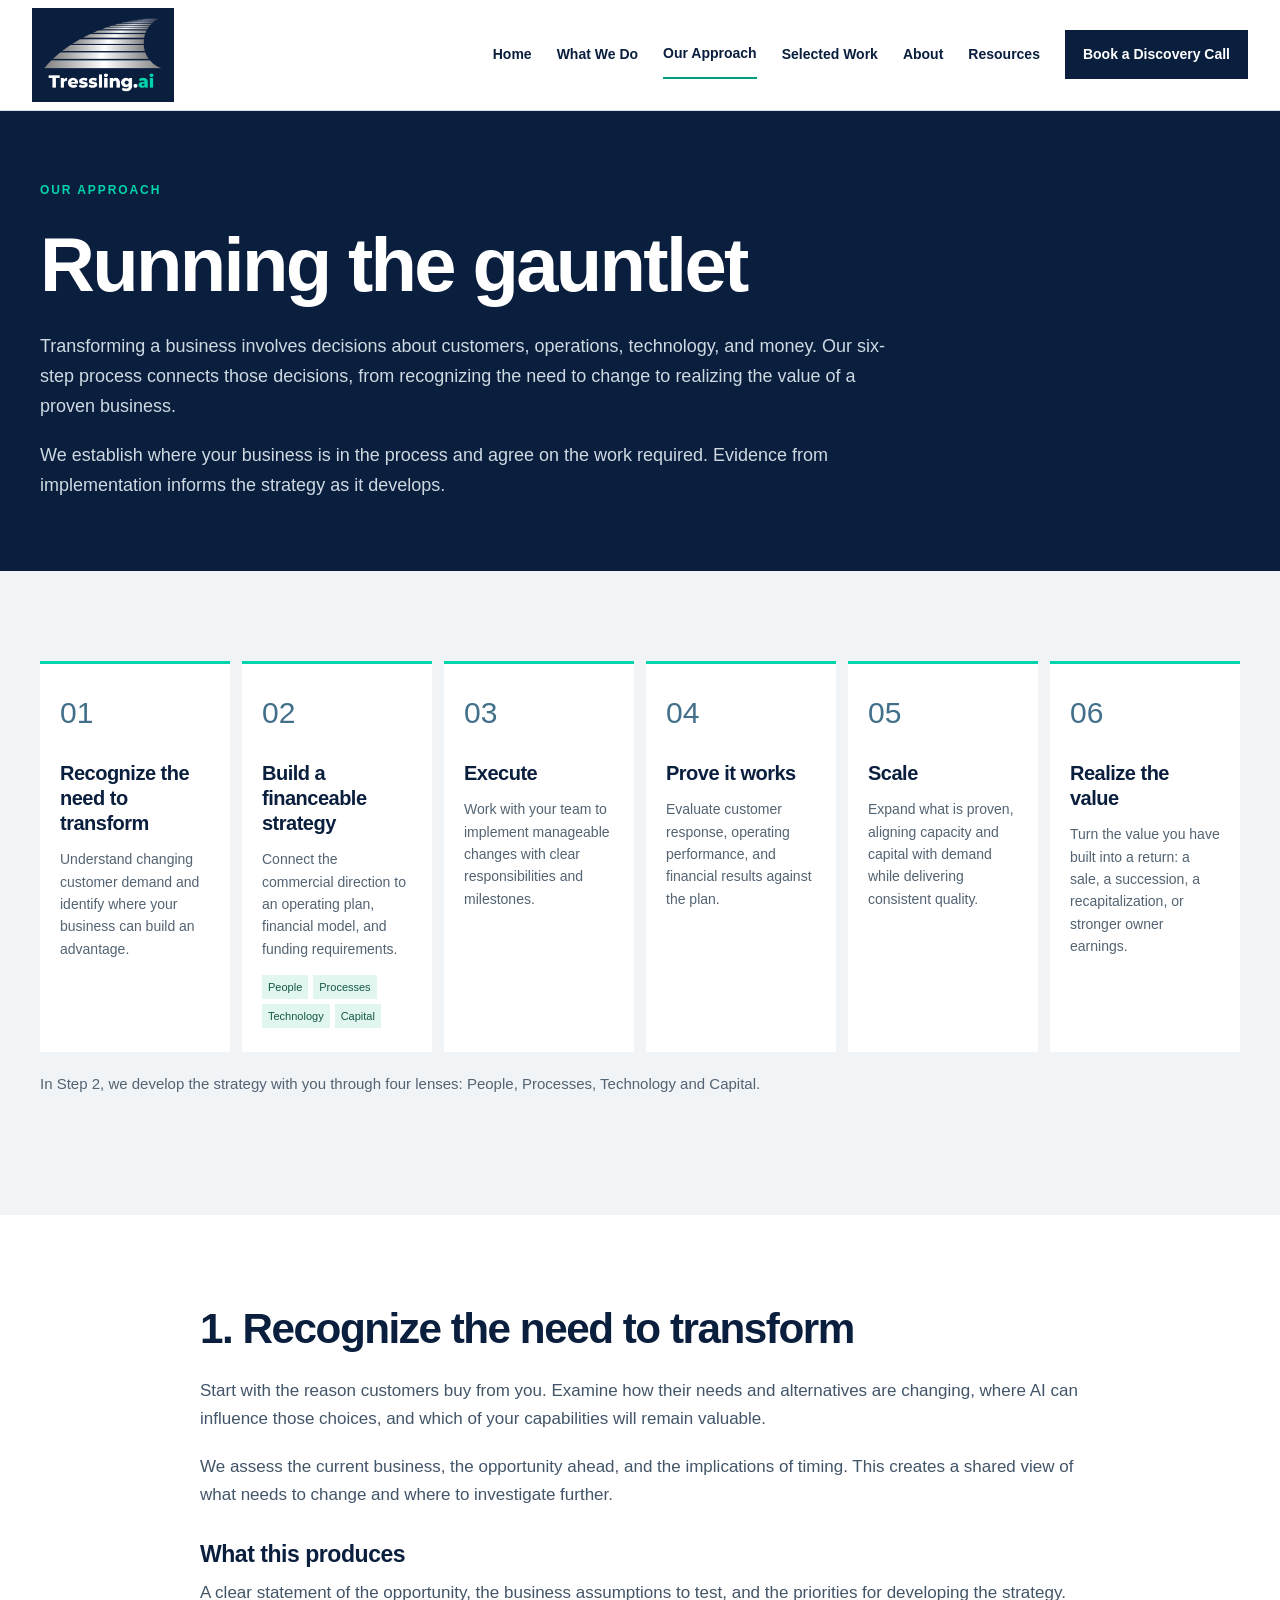
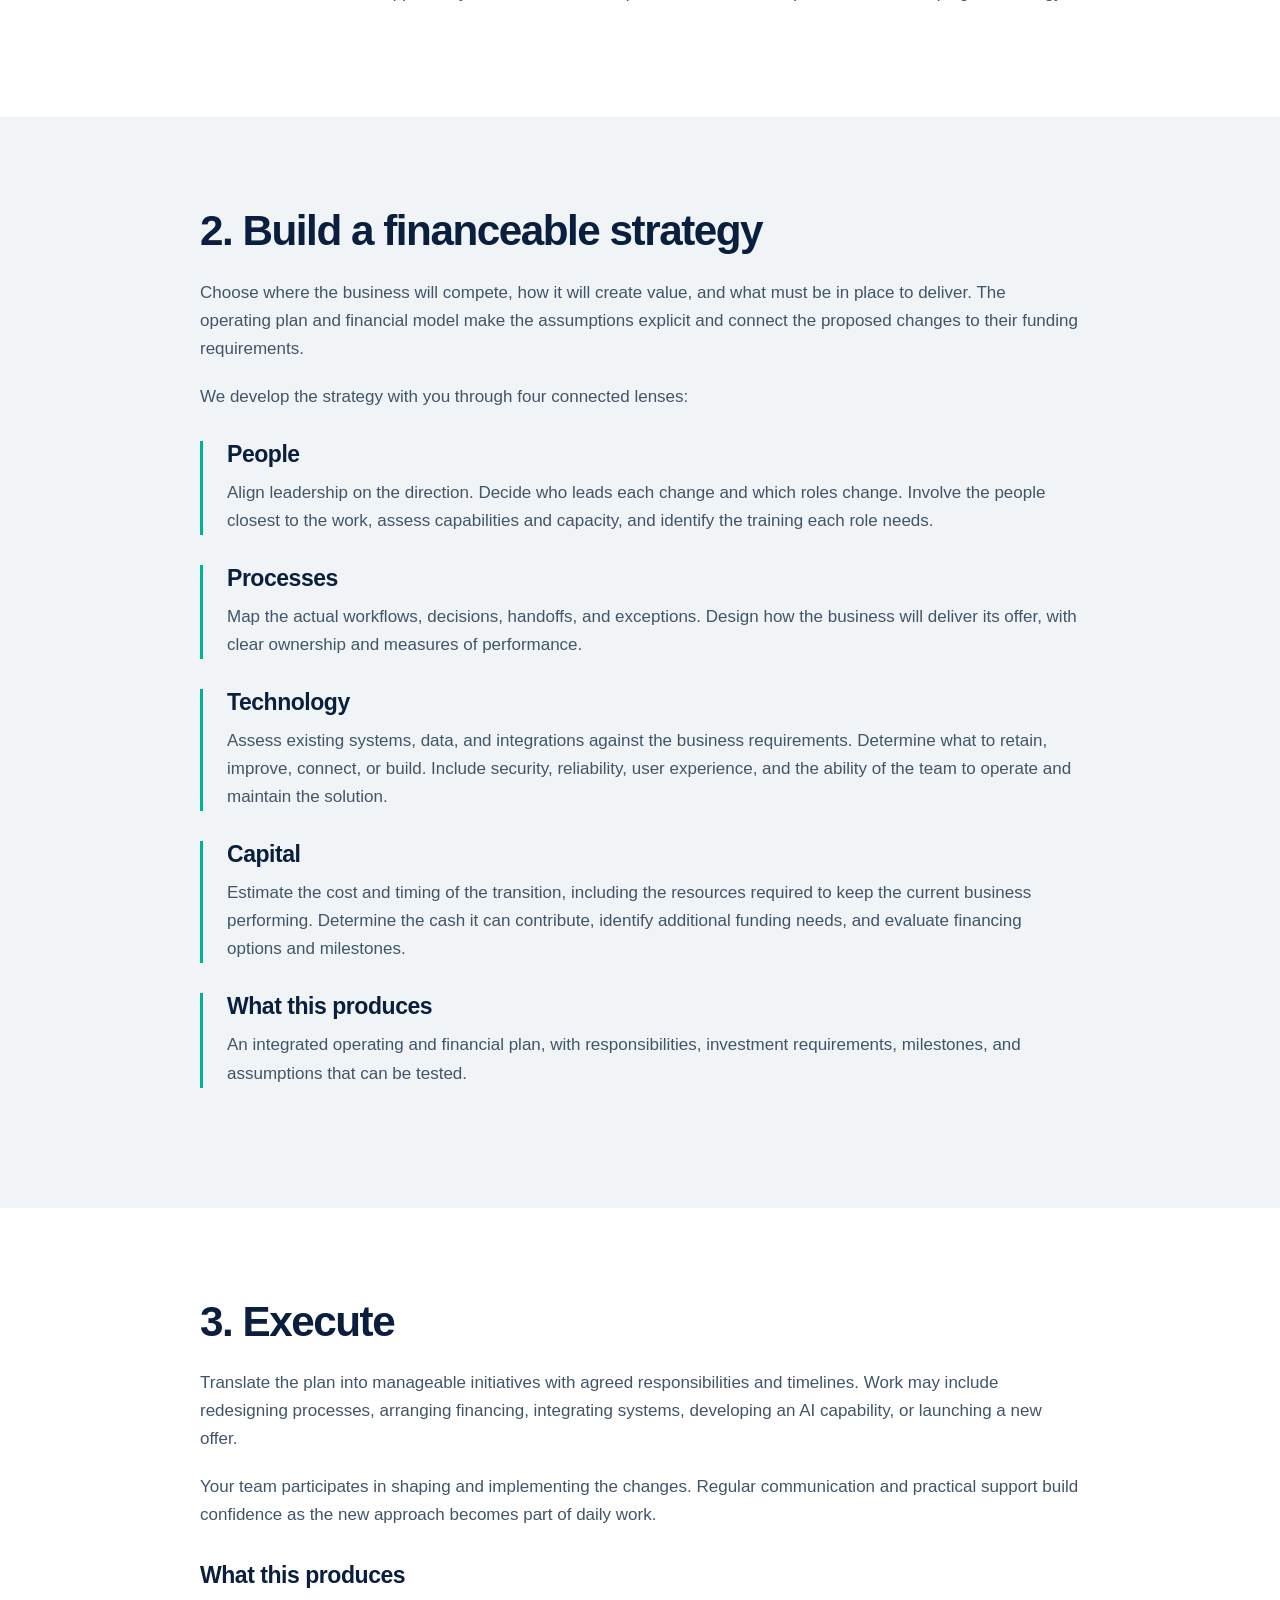
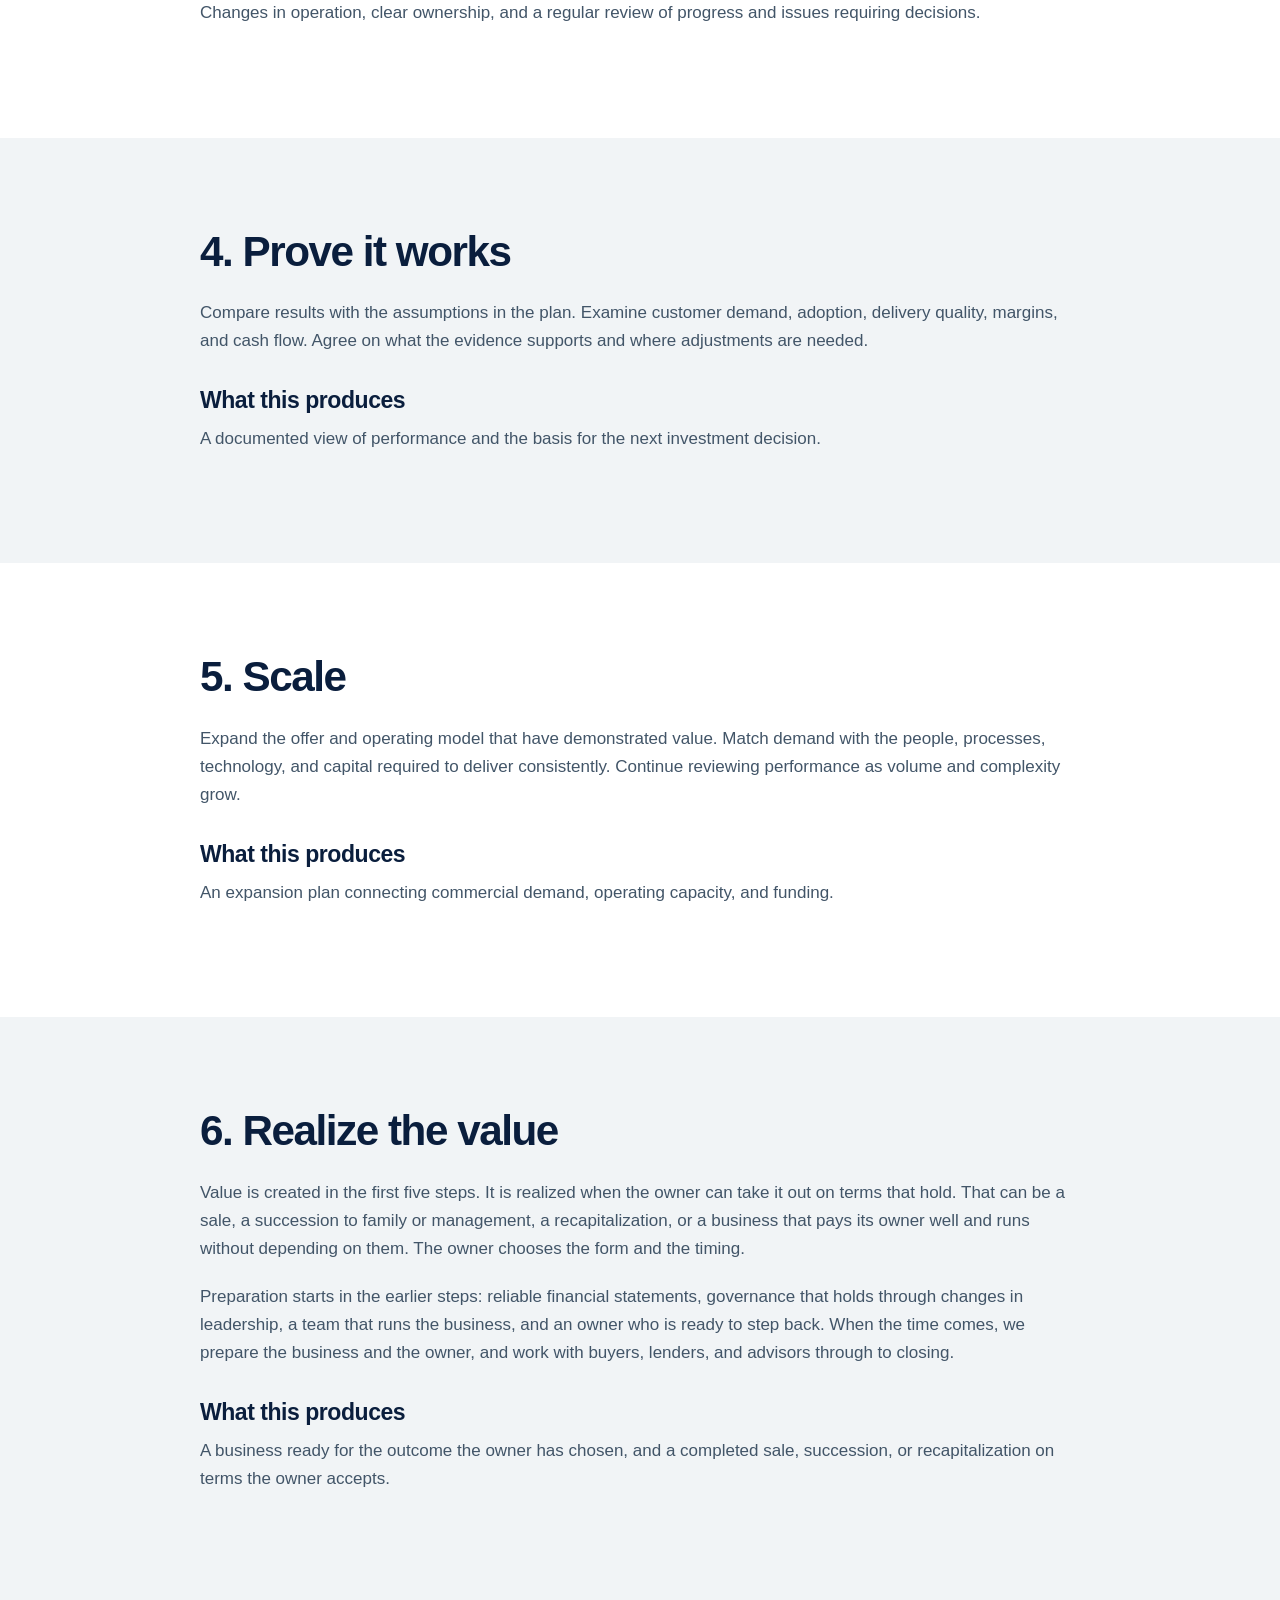
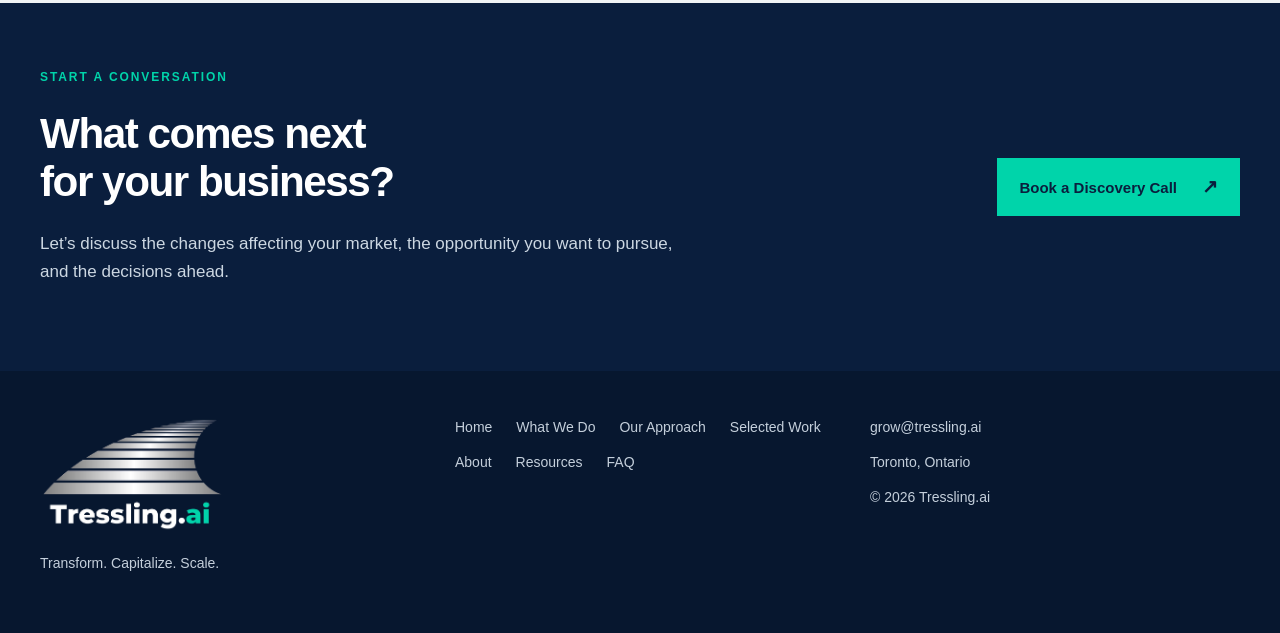
<file: site/our-approach.html>
<!doctype html><html lang="en"><head><meta charset="utf-8"><meta name="viewport" content="width=device-width, initial-scale=1"><meta name="description" content="Six steps from recognizing the need to transform to realizing the value: build a financeable strategy, execute, prove it works, scale, and realize the value."><meta name="theme-color" content="#0a1e3d"><title>Running the Gauntlet: Our Six-Step Approach | Tressling.ai</title><link rel="canonical" href="https://tressling.ai/our-approach.html"><meta property="og:type" content="website"><meta property="og:site_name" content="Tressling.ai"><meta property="og:title" content="Running the Gauntlet: Our Six-Step Approach | Tressling.ai"><meta property="og:description" content="Six steps from recognizing the need to transform to realizing the value: build a financeable strategy, execute, prove it works, scale, and realize the value."><meta property="og:url" content="https://tressling.ai/our-approach.html"><meta property="og:image" content="https://tressling.ai/assets/tressling-share.png"><meta property="og:image:width" content="1200"><meta property="og:image:height" content="630"><meta property="og:image:alt" content="Tressling.ai logo"><meta name="twitter:card" content="summary_large_image"><link rel="icon" href="assets/favicon.svg" type="image/svg+xml"><link rel="stylesheet" href="assets/site.css"><script defer src="assets/site.js"></script><script type="application/ld+json" id="site-graph">{"@context":"https://schema.org","@graph":[{"@type":"Organization","@id":"https://tressling.ai/#organization","name":"Tressling.ai","alternateName":"Tressling","url":"https://tressling.ai/","logo":"https://tressling.ai/assets/tressling-logo.png","email":"grow@tressling.ai","slogan":"Transform. Capitalize. Scale.","description":"Tressling.ai works with select business owners and boards to protect what they’ve built, stay relevant to their customers, and grow. Our compensation is largely based on the value we help create.","foundingDate":"2003","address":{"@type":"PostalAddress","addressLocality":"Toronto","addressRegion":"ON","addressCountry":"CA"},"areaServed":[{"@type":"AdministrativeArea","name":"Ontario"},{"@type":"Country","name":"Canada"}],"founder":[{"@id":"https://tressling.ai/about.html#dan"},{"@id":"https://tressling.ai/about.html#joel"},{"@id":"https://tressling.ai/about.html#ivana"}],"sameAs":["https://www.linkedin.com/company/2098420/","https://danmclaughlin7007.substack.com/"]},{"@type":"Person","@id":"https://tressling.ai/about.html#dan","name":"Dan McLaughlin","jobTitle":"Founder and CEO","worksFor":{"@id":"https://tressling.ai/#organization"},"url":"https://tressling.ai/about.html#dan","image":"https://tressling.ai/assets/dan.jpg","alumniOf":{"@type":"CollegeOrUniversity","name":"Schulich School of Business, York University"},"description":"Operator, investor and advisor. Scaled businesses in construction, real estate and manufacturing, including a contracting business that grew from 200 to 1,200 people in three years. Former Chief Investment Officer of SASCO Global Investments, where he led investment decisions for a US$400 million fund. Has structured more than US$1 billion in debt and equity financing. Held senior restructuring roles at PwC and in international finance and restructuring at Bombardier Aerospace.","knowsAbout":["Business transformation","Growth financing","Capital raising","Restructuring","Scaling operations","Construction","Manufacturing"],"sameAs":["https://www.linkedin.com/in/danieljmclaughlin"]},{"@type":"Person","@id":"https://tressling.ai/about.html#joel","name":"Joel Massicotte","jobTitle":"Founder and Partner","worksFor":{"@id":"https://tressling.ai/#organization"},"url":"https://tressling.ai/about.html#joel","image":"https://tressling.ai/assets/joel.webp","knowsAbout":["Technology strategy","System architecture","Systems integration","AI product development","Cloud migration"],"sameAs":["https://www.linkedin.com/in/joelmassicotte/","https://evolvethen.com/"]},{"@type":"Person","@id":"https://tressling.ai/about.html#ivana","name":"Ivana Johnston","jobTitle":"Founder and Partner","worksFor":{"@id":"https://tressling.ai/#organization"},"url":"https://tressling.ai/about.html#ivana","image":"https://tressling.ai/assets/ivana.jpg","knowsAbout":["Market positioning","Go-to-market strategy","B2B technology marketing","Thought leadership"],"sameAs":["https://www.linkedin.com/in/ivanacj/","https://ivanajohnston.com/","https://www.puzzlepartner.co/"]},{"@type":"WebSite","@id":"https://tressling.ai/#website","url":"https://tressling.ai/","name":"Tressling.ai","publisher":{"@id":"https://tressling.ai/#organization"},"inLanguage":"en"}]}</script></head><body><a class="skip" href="#main">Skip to content</a><header class="header"><div class="nav-wrap"><a href="index.html" class="brand" aria-label="Tressling.ai home"><img class="brand-logo" src="assets/tressling-logo.png" alt="Tressling.ai"></a><button class="menu-toggle" aria-controls="navigation" aria-expanded="false">Menu <span aria-hidden="true">☰</span></button><nav id="navigation" aria-label="Main navigation"><a href="index.html">Home</a><a href="what-we-do.html">What We Do</a><a href="our-approach.html" aria-current="page">Our Approach</a><a href="work.html">Selected Work</a><a href="about.html">About</a><a href="resources.html">Resources</a><a class="nav-cta" href="discovery-call.html">Book a Discovery Call</a></nav></div></header><main id="main"><section class="page-hero"><div class="wrap"><p class="eyebrow">Our Approach</p><h1>Running the gauntlet</h1><div class="intro"><p>Transforming a business involves decisions about customers, operations, technology, and money. Our six-step process connects those decisions, from recognizing the need to change to realizing the value of a proven business.</p><p>We establish where your business is in the process and agree on the work required. Evidence from implementation informs the strategy as it develops.</p></div></div></section><section class="section pale"><div class="wrap"><ol class="gauntlet"><li><span class="step-number">01</span><h3><a href="our-approach.html#step-1">Recognize the need to transform</a></h3><p>Understand changing customer demand and identify where your business can build an advantage.</p></li><li><span class="step-number">02</span><h3><a href="our-approach.html#step-2">Build a financeable strategy</a></h3><p>Connect the commercial direction to an operating plan, financial model, and funding requirements.</p><div class="lens-tags"><span>People</span><span>Processes</span><span>Technology</span><span>Capital</span></div></li><li><span class="step-number">03</span><h3><a href="our-approach.html#step-3">Execute</a></h3><p>Work with your team to implement manageable changes with clear responsibilities and milestones.</p></li><li><span class="step-number">04</span><h3><a href="our-approach.html#step-4">Prove it works</a></h3><p>Evaluate customer response, operating performance, and financial results against the plan.</p></li><li><span class="step-number">05</span><h3><a href="our-approach.html#step-5">Scale</a></h3><p>Expand what is proven, aligning capacity and capital with demand while delivering consistent quality.</p></li><li><span class="step-number">06</span><h3><a href="our-approach.html#step-6">Realize the value</a></h3><p>Turn the value you have built into a return: a sale, a succession, a recapitalization, or stronger owner earnings.</p></li></ol><p class="gauntlet-note">In Step 2, we develop the strategy with you through four lenses: People, Processes, Technology and Capital.</p></div></section><section class="section " id="step-1"><div class="wrap reading"><h2>1. Recognize the need to transform</h2><p>Start with the reason customers buy from you. Examine how their needs and alternatives are changing, where AI can influence those choices, and which of your capabilities will remain valuable.</p><p>We assess the current business, the opportunity ahead, and the implications of timing. This creates a shared view of what needs to change and where to investigate further.</p><h3>What this produces</h3><p>A clear statement of the opportunity, the business assumptions to test, and the priorities for developing the strategy.</p></div></section><section class="section pale" id="step-2"><div class="wrap reading"><h2>2. Build a financeable strategy</h2><p>Choose where the business will compete, how it will create value, and what must be in place to deliver. The operating plan and financial model make the assumptions explicit and connect the proposed changes to their funding requirements.</p><p>We develop the strategy with you through four connected lenses:</p><div class="lens-block"><h3>People</h3><p>Align leadership on the direction. Decide who leads each change and which roles change. Involve the people closest to the work, assess capabilities and capacity, and identify the training each role needs.</p></div><div class="lens-block"><h3>Processes</h3><p>Map the actual workflows, decisions, handoffs, and exceptions. Design how the business will deliver its offer, with clear ownership and measures of performance.</p></div><div class="lens-block"><h3>Technology</h3><p>Assess existing systems, data, and integrations against the business requirements. Determine what to retain, improve, connect, or build. Include security, reliability, user experience, and the ability of the team to operate and maintain the solution.</p></div><div class="lens-block"><h3>Capital</h3><p>Estimate the cost and timing of the transition, including the resources required to keep the current business performing. Determine the cash it can contribute, identify additional funding needs, and evaluate financing options and milestones.</p></div><div class="lens-block"><h3>What this produces</h3><p>An integrated operating and financial plan, with responsibilities, investment requirements, milestones, and assumptions that can be tested.</p></div></div></section><section class="section " id="step-3"><div class="wrap reading"><h2>3. Execute</h2><p>Translate the plan into manageable initiatives with agreed responsibilities and timelines. Work may include redesigning processes, arranging financing, integrating systems, developing an AI capability, or launching a new offer.</p><p>Your team participates in shaping and implementing the changes. Regular communication and practical support build confidence as the new approach becomes part of daily work.</p><h3>What this produces</h3><p>Changes in operation, clear ownership, and a regular review of progress and issues requiring decisions.</p></div></section><section class="section pale" id="step-4"><div class="wrap reading"><h2>4. Prove it works</h2><p>Compare results with the assumptions in the plan. Examine customer demand, adoption, delivery quality, margins, and cash flow. Agree on what the evidence supports and where adjustments are needed.</p><h3>What this produces</h3><p>A documented view of performance and the basis for the next investment decision.</p></div></section><section class="section " id="step-5"><div class="wrap reading"><h2>5. Scale</h2><p>Expand the offer and operating model that have demonstrated value. Match demand with the people, processes, technology, and capital required to deliver consistently. Continue reviewing performance as volume and complexity grow.</p><h3>What this produces</h3><p>An expansion plan connecting commercial demand, operating capacity, and funding.</p></div></section><section class="section pale" id="step-6"><div class="wrap reading"><h2>6. Realize the value</h2><p>Value is created in the first five steps. It is realized when the owner can take it out on terms that hold. That can be a sale, a succession to family or management, a recapitalization, or a business that pays its owner well and runs without depending on them. The owner chooses the form and the timing.</p><p>Preparation starts in the earlier steps: reliable financial statements, governance that holds through changes in leadership, a team that runs the business, and an owner who is ready to step back. When the time comes, we prepare the business and the owner, and work with buyers, lenders, and advisors through to closing.</p><h3>What this produces</h3><p>A business ready for the outcome the owner has chosen, and a completed sale, succession, or recapitalization on terms the owner accepts.</p></div></section><section class="cta"><div class="wrap cta-inner"><div><p class="eyebrow">Start a conversation</p><h2>What comes next<br>for your business?</h2><p>Let’s discuss the changes affecting your market, the opportunity you want to pursue, and the decisions ahead.</p></div><a class="button" href="discovery-call.html">Book a Discovery Call<span aria-hidden="true">↗</span></a></div></section></main><footer><div class="wrap footer-grid"><div><a class="brand" href="index.html"><img class="brand-logo" src="assets/tressling-logo.png" alt="Tressling.ai"></a><p>Transform. Capitalize. Scale.</p></div><nav aria-label="Footer navigation"><a href="index.html">Home</a><a href="what-we-do.html">What We Do</a><a href="our-approach.html">Our Approach</a><a href="work.html">Selected Work</a><a href="about.html">About</a><a href="resources.html">Resources</a><a href="faq.html">FAQ</a></nav><div><a href="mailto:grow@tressling.ai">grow@tressling.ai</a><p>Toronto, Ontario</p><p>© 2026 Tressling.ai</p></div></div></footer></body></html>
</file>
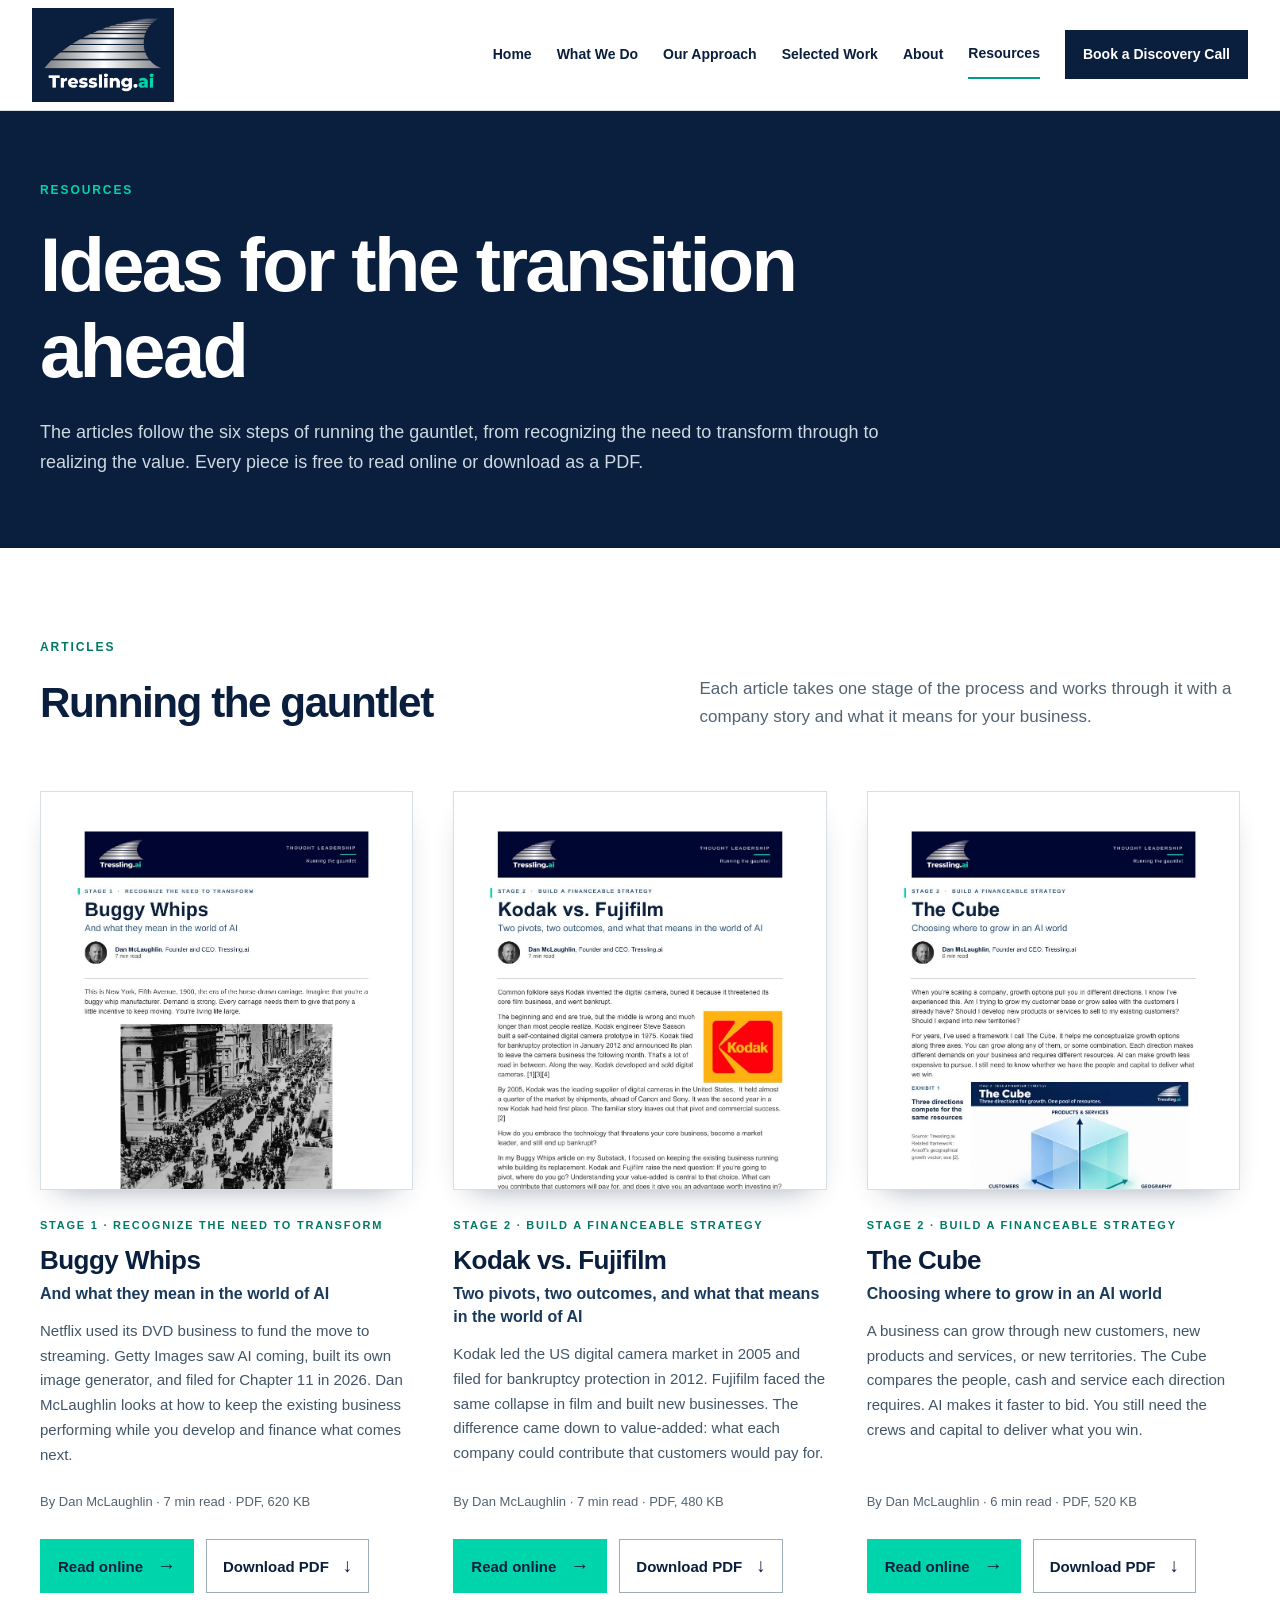
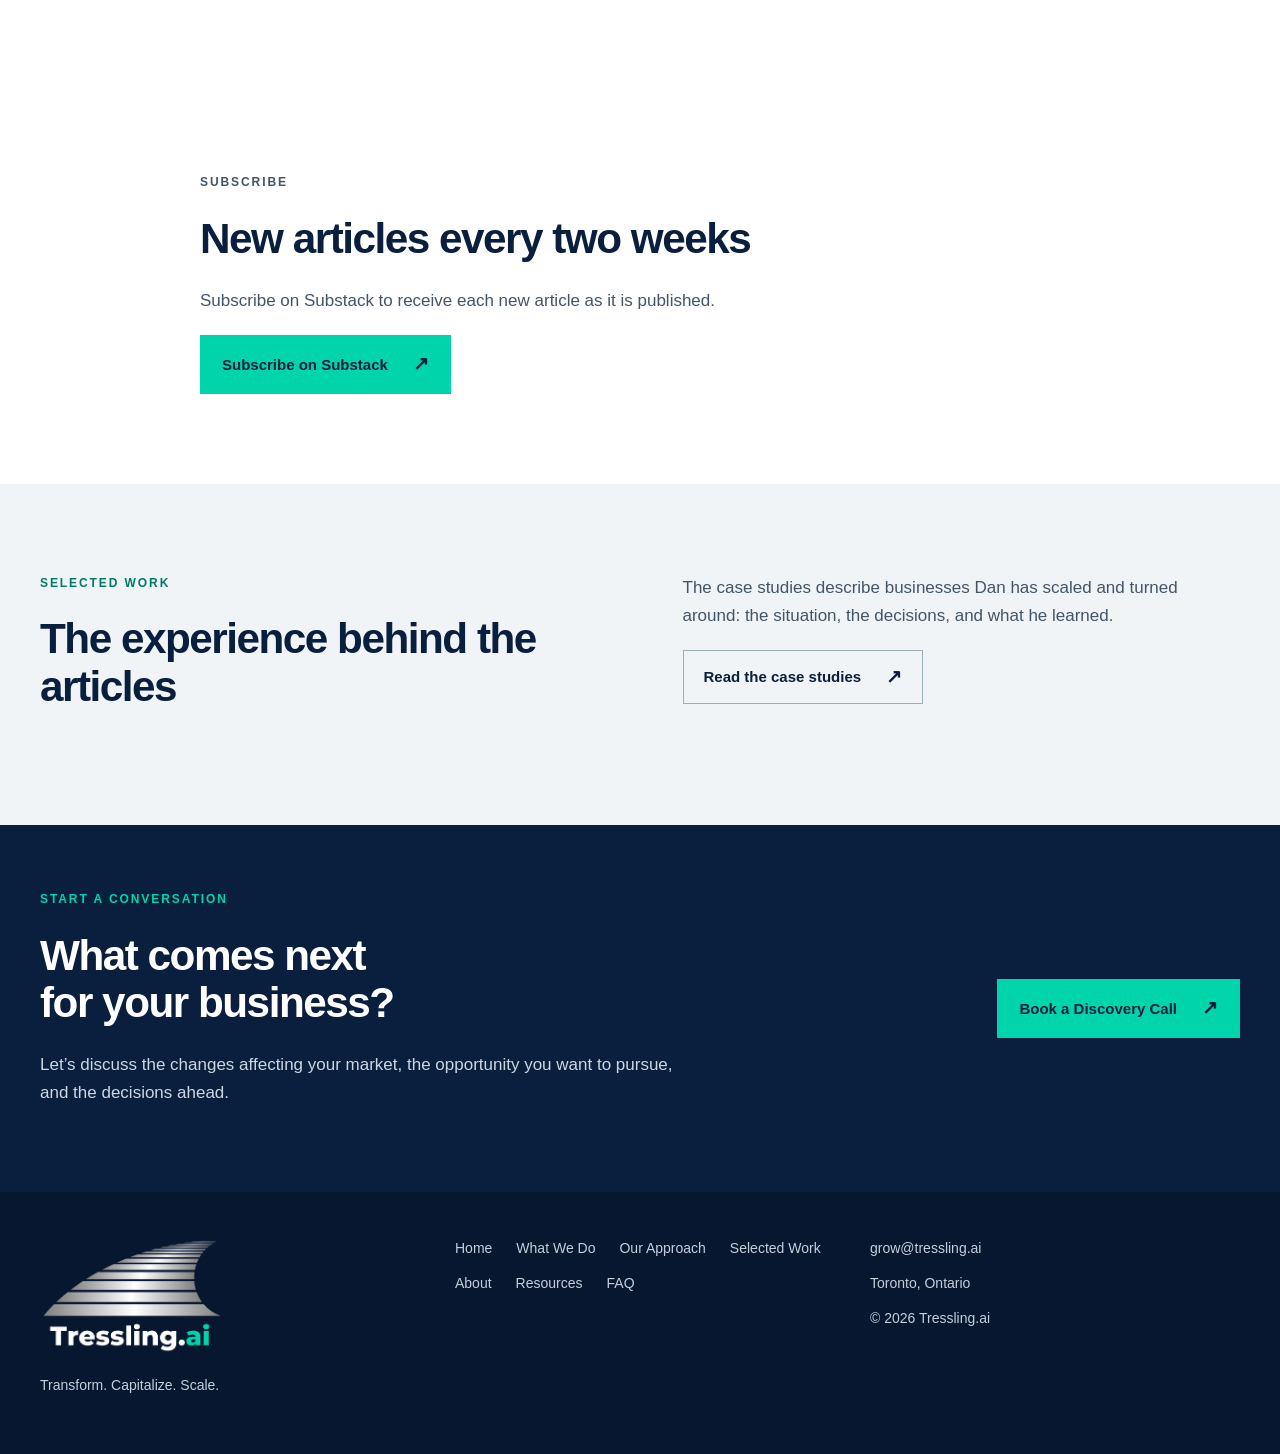
<file: site/resources.html>
<!doctype html><html lang="en"><head><meta charset="utf-8"><meta name="viewport" content="width=device-width, initial-scale=1"><meta name="description" content="Free articles for business owners on what AI means for staying relevant, financing change and choosing where to grow."><meta name="theme-color" content="#0a1e3d"><title>Articles on AI, Growth and Capital for Business Owners | Tressling.ai</title><link rel="canonical" href="https://tressling.ai/resources.html"><meta property="og:type" content="website"><meta property="og:site_name" content="Tressling.ai"><meta property="og:title" content="Articles on AI, Growth and Capital for Business Owners | Tressling.ai"><meta property="og:description" content="Free articles for business owners on what AI means for staying relevant, financing change and choosing where to grow."><meta property="og:url" content="https://tressling.ai/resources.html"><meta property="og:image" content="https://tressling.ai/assets/tressling-share.png"><meta property="og:image:width" content="1200"><meta property="og:image:height" content="630"><meta property="og:image:alt" content="Tressling.ai logo"><meta name="twitter:card" content="summary_large_image"><link rel="icon" href="assets/favicon.svg" type="image/svg+xml"><link rel="stylesheet" href="assets/site.css"><script defer src="assets/site.js"></script><script type="application/ld+json" id="site-graph">{"@context":"https://schema.org","@graph":[{"@type":"Organization","@id":"https://tressling.ai/#organization","name":"Tressling.ai","alternateName":"Tressling","url":"https://tressling.ai/","logo":"https://tressling.ai/assets/tressling-logo.png","email":"grow@tressling.ai","slogan":"Transform. Capitalize. Scale.","description":"Tressling.ai works with select business owners and boards to protect what they’ve built, stay relevant to their customers, and grow. Our compensation is largely based on the value we help create.","foundingDate":"2003","address":{"@type":"PostalAddress","addressLocality":"Toronto","addressRegion":"ON","addressCountry":"CA"},"areaServed":[{"@type":"AdministrativeArea","name":"Ontario"},{"@type":"Country","name":"Canada"}],"founder":[{"@id":"https://tressling.ai/about.html#dan"},{"@id":"https://tressling.ai/about.html#joel"},{"@id":"https://tressling.ai/about.html#ivana"}],"sameAs":["https://www.linkedin.com/company/2098420/","https://danmclaughlin7007.substack.com/"]},{"@type":"Person","@id":"https://tressling.ai/about.html#dan","name":"Dan McLaughlin","jobTitle":"Founder and CEO","worksFor":{"@id":"https://tressling.ai/#organization"},"url":"https://tressling.ai/about.html#dan","image":"https://tressling.ai/assets/dan.jpg","alumniOf":{"@type":"CollegeOrUniversity","name":"Schulich School of Business, York University"},"description":"Operator, investor and advisor. Scaled businesses in construction, real estate and manufacturing, including a contracting business that grew from 200 to 1,200 people in three years. Former Chief Investment Officer of SASCO Global Investments, where he led investment decisions for a US$400 million fund. Has structured more than US$1 billion in debt and equity financing. Held senior restructuring roles at PwC and in international finance and restructuring at Bombardier Aerospace.","knowsAbout":["Business transformation","Growth financing","Capital raising","Restructuring","Scaling operations","Construction","Manufacturing"],"sameAs":["https://www.linkedin.com/in/danieljmclaughlin"]},{"@type":"Person","@id":"https://tressling.ai/about.html#joel","name":"Joel Massicotte","jobTitle":"Founder and Partner","worksFor":{"@id":"https://tressling.ai/#organization"},"url":"https://tressling.ai/about.html#joel","image":"https://tressling.ai/assets/joel.webp","knowsAbout":["Technology strategy","System architecture","Systems integration","AI product development","Cloud migration"],"sameAs":["https://www.linkedin.com/in/joelmassicotte/","https://evolvethen.com/"]},{"@type":"Person","@id":"https://tressling.ai/about.html#ivana","name":"Ivana Johnston","jobTitle":"Founder and Partner","worksFor":{"@id":"https://tressling.ai/#organization"},"url":"https://tressling.ai/about.html#ivana","image":"https://tressling.ai/assets/ivana.jpg","knowsAbout":["Market positioning","Go-to-market strategy","B2B technology marketing","Thought leadership"],"sameAs":["https://www.linkedin.com/in/ivanacj/","https://ivanajohnston.com/","https://www.puzzlepartner.co/"]},{"@type":"WebSite","@id":"https://tressling.ai/#website","url":"https://tressling.ai/","name":"Tressling.ai","publisher":{"@id":"https://tressling.ai/#organization"},"inLanguage":"en"}]}</script></head><body><a class="skip" href="#main">Skip to content</a><header class="header"><div class="nav-wrap"><a href="index.html" class="brand" aria-label="Tressling.ai home"><img class="brand-logo" src="assets/tressling-logo.png" alt="Tressling.ai"></a><button class="menu-toggle" aria-controls="navigation" aria-expanded="false">Menu <span aria-hidden="true">☰</span></button><nav id="navigation" aria-label="Main navigation"><a href="index.html">Home</a><a href="what-we-do.html">What We Do</a><a href="our-approach.html">Our Approach</a><a href="work.html">Selected Work</a><a href="about.html">About</a><a href="resources.html" aria-current="page">Resources</a><a class="nav-cta" href="discovery-call.html">Book a Discovery Call</a></nav></div></header><main id="main"><section class="page-hero"><div class="wrap"><p class="eyebrow">Resources</p><h1>Ideas for the transition ahead</h1><div class="intro"><p>The articles follow the six steps of running the gauntlet, from recognizing the need to transform through to realizing the value. Every piece is free to read online or download as a PDF.</p></div></div></section>
<section class="section"><div class="wrap"><div class="section-heading"><div><p class="eyebrow">Articles</p><h2>Running the gauntlet</h2></div><p>Each article takes one stage of the process and works through it with a company story and what it means for your business.</p></div><div class="doc-grid"><article class="doc-card" id="buggy-whips"><a class="doc-cover" href="buggy-whips.html" aria-hidden="true" tabindex="-1"><img src="assets/covers/Tressling-Buggy-Whips.jpg" alt="" loading="lazy" width="935" height="1210"></a><div class="doc-body"><p class="eyebrow">Stage 1 · Recognize the need to transform</p><h3><a href="buggy-whips.html">Buggy Whips</a></h3><p class="doc-sub">And what they mean in the world of AI</p><p>Netflix used its DVD business to fund the move to streaming. Getty Images saw AI coming, built its own image generator, and filed for Chapter 11 in 2026. Dan McLaughlin looks at how to keep the existing business performing while you develop and finance what comes next.</p><p class="doc-meta">By Dan McLaughlin · 7 min read · PDF, 620 KB</p><div class="doc-actions"><a class="button" href="buggy-whips.html">Read online<span aria-hidden="true">→</span></a><a class="button secondary" href="downloads/Tressling-Buggy-Whips.pdf" download>Download PDF<span aria-hidden="true">↓</span></a></div></div></article><article class="doc-card" id="kodak-vs-fujifilm"><a class="doc-cover" href="kodak-vs-fujifilm.html" aria-hidden="true" tabindex="-1"><img src="assets/covers/Tressling-Kodak-vs-Fujifilm.jpg" alt="" loading="lazy" width="935" height="1210"></a><div class="doc-body"><p class="eyebrow">Stage 2 · Build a financeable strategy</p><h3><a href="kodak-vs-fujifilm.html">Kodak vs. Fujifilm</a></h3><p class="doc-sub">Two pivots, two outcomes, and what that means in the world of AI</p><p>Kodak led the US digital camera market in 2005 and filed for bankruptcy protection in 2012. Fujifilm faced the same collapse in film and built new businesses. The difference came down to value-added: what each company could contribute that customers would pay for.</p><p class="doc-meta">By Dan McLaughlin · 7 min read · PDF, 480 KB</p><div class="doc-actions"><a class="button" href="kodak-vs-fujifilm.html">Read online<span aria-hidden="true">→</span></a><a class="button secondary" href="downloads/Tressling-Kodak-vs-Fujifilm.pdf" download>Download PDF<span aria-hidden="true">↓</span></a></div></div></article><article class="doc-card" id="the-cube"><a class="doc-cover" href="the-cube.html" aria-hidden="true" tabindex="-1"><img src="assets/covers/Tressling-The-Cube.jpg" alt="" loading="lazy" width="935" height="1210"></a><div class="doc-body"><p class="eyebrow">Stage 2 · Build a financeable strategy</p><h3><a href="the-cube.html">The Cube</a></h3><p class="doc-sub">Choosing where to grow in an AI world</p><p>A business can grow through new customers, new products and services, or new territories. The Cube compares the people, cash and service each direction requires. AI makes it faster to bid. You still need the crews and capital to deliver what you win.</p><p class="doc-meta">By Dan McLaughlin · 6 min read · PDF, 520 KB</p><div class="doc-actions"><a class="button" href="the-cube.html">Read online<span aria-hidden="true">→</span></a><a class="button secondary" href="downloads/Tressling-The-Cube.pdf" download>Download PDF<span aria-hidden="true">↓</span></a></div></div></article></div></div></section>
<section class="section" id="substack"><div class="wrap reading"><p class="eyebrow">Subscribe</p><h2>New articles every two weeks</h2><p>Subscribe on Substack to receive each new article as it is published.</p><a class="button" href="https://danmclaughlin7007.substack.com/subscribe" target="_blank" rel="noopener">Subscribe on Substack<span aria-hidden="true">↗</span></a></div></section>
<section class="section pale"><div class="wrap split"><div><p class="eyebrow">Selected work</p><h2>The experience behind the articles</h2></div><div class="prose"><p>The case studies describe businesses Dan has scaled and turned around: the situation, the decisions, and what he learned.</p><a class="button secondary" href="work.html">Read the case studies<span aria-hidden="true">↗</span></a></div></div></section><section class="cta"><div class="wrap cta-inner"><div><p class="eyebrow">Start a conversation</p><h2>What comes next<br>for your business?</h2><p>Let’s discuss the changes affecting your market, the opportunity you want to pursue, and the decisions ahead.</p></div><a class="button" href="discovery-call.html">Book a Discovery Call<span aria-hidden="true">↗</span></a></div></section></main><footer><div class="wrap footer-grid"><div><a class="brand" href="index.html"><img class="brand-logo" src="assets/tressling-logo.png" alt="Tressling.ai"></a><p>Transform. Capitalize. Scale.</p></div><nav aria-label="Footer navigation"><a href="index.html">Home</a><a href="what-we-do.html">What We Do</a><a href="our-approach.html">Our Approach</a><a href="work.html">Selected Work</a><a href="about.html">About</a><a href="resources.html">Resources</a><a href="faq.html">FAQ</a></nav><div><a href="mailto:grow@tressling.ai">grow@tressling.ai</a><p>Toronto, Ontario</p><p>© 2026 Tressling.ai</p></div></div></footer></body></html>
</file>
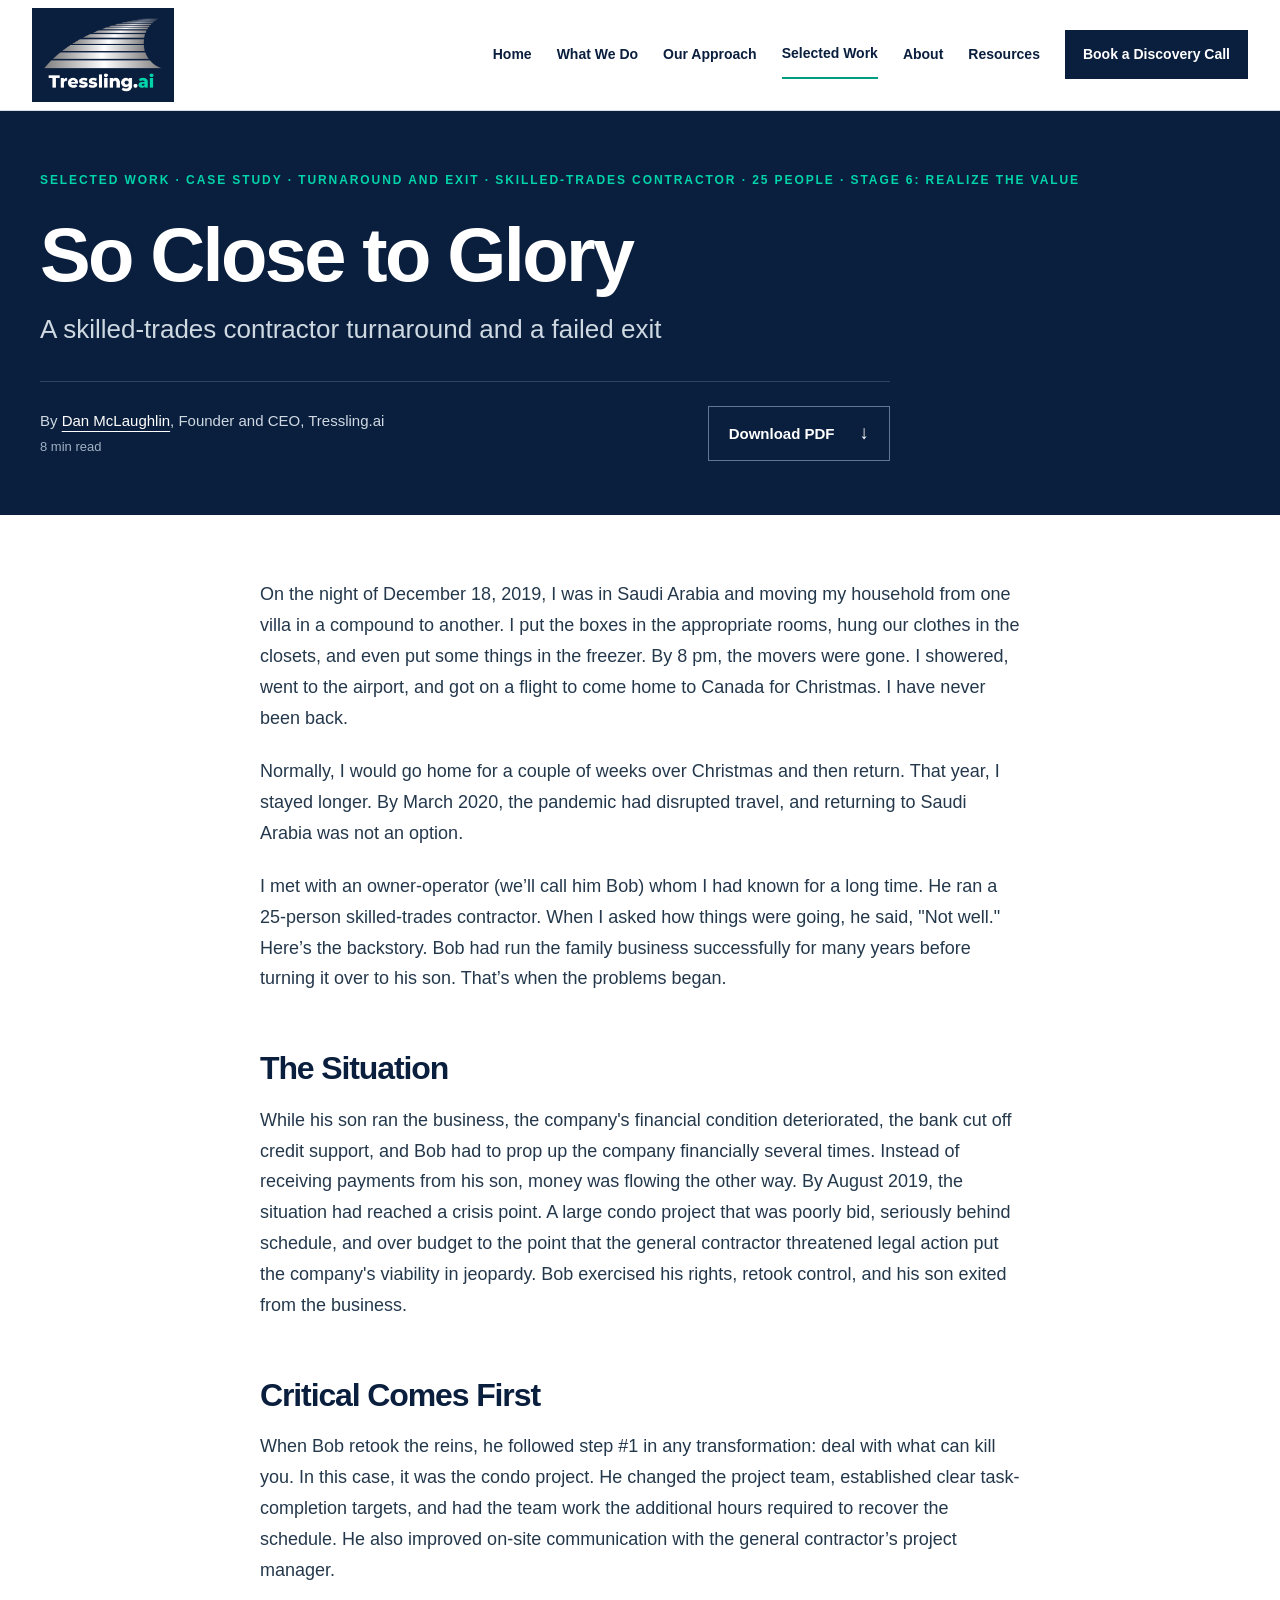
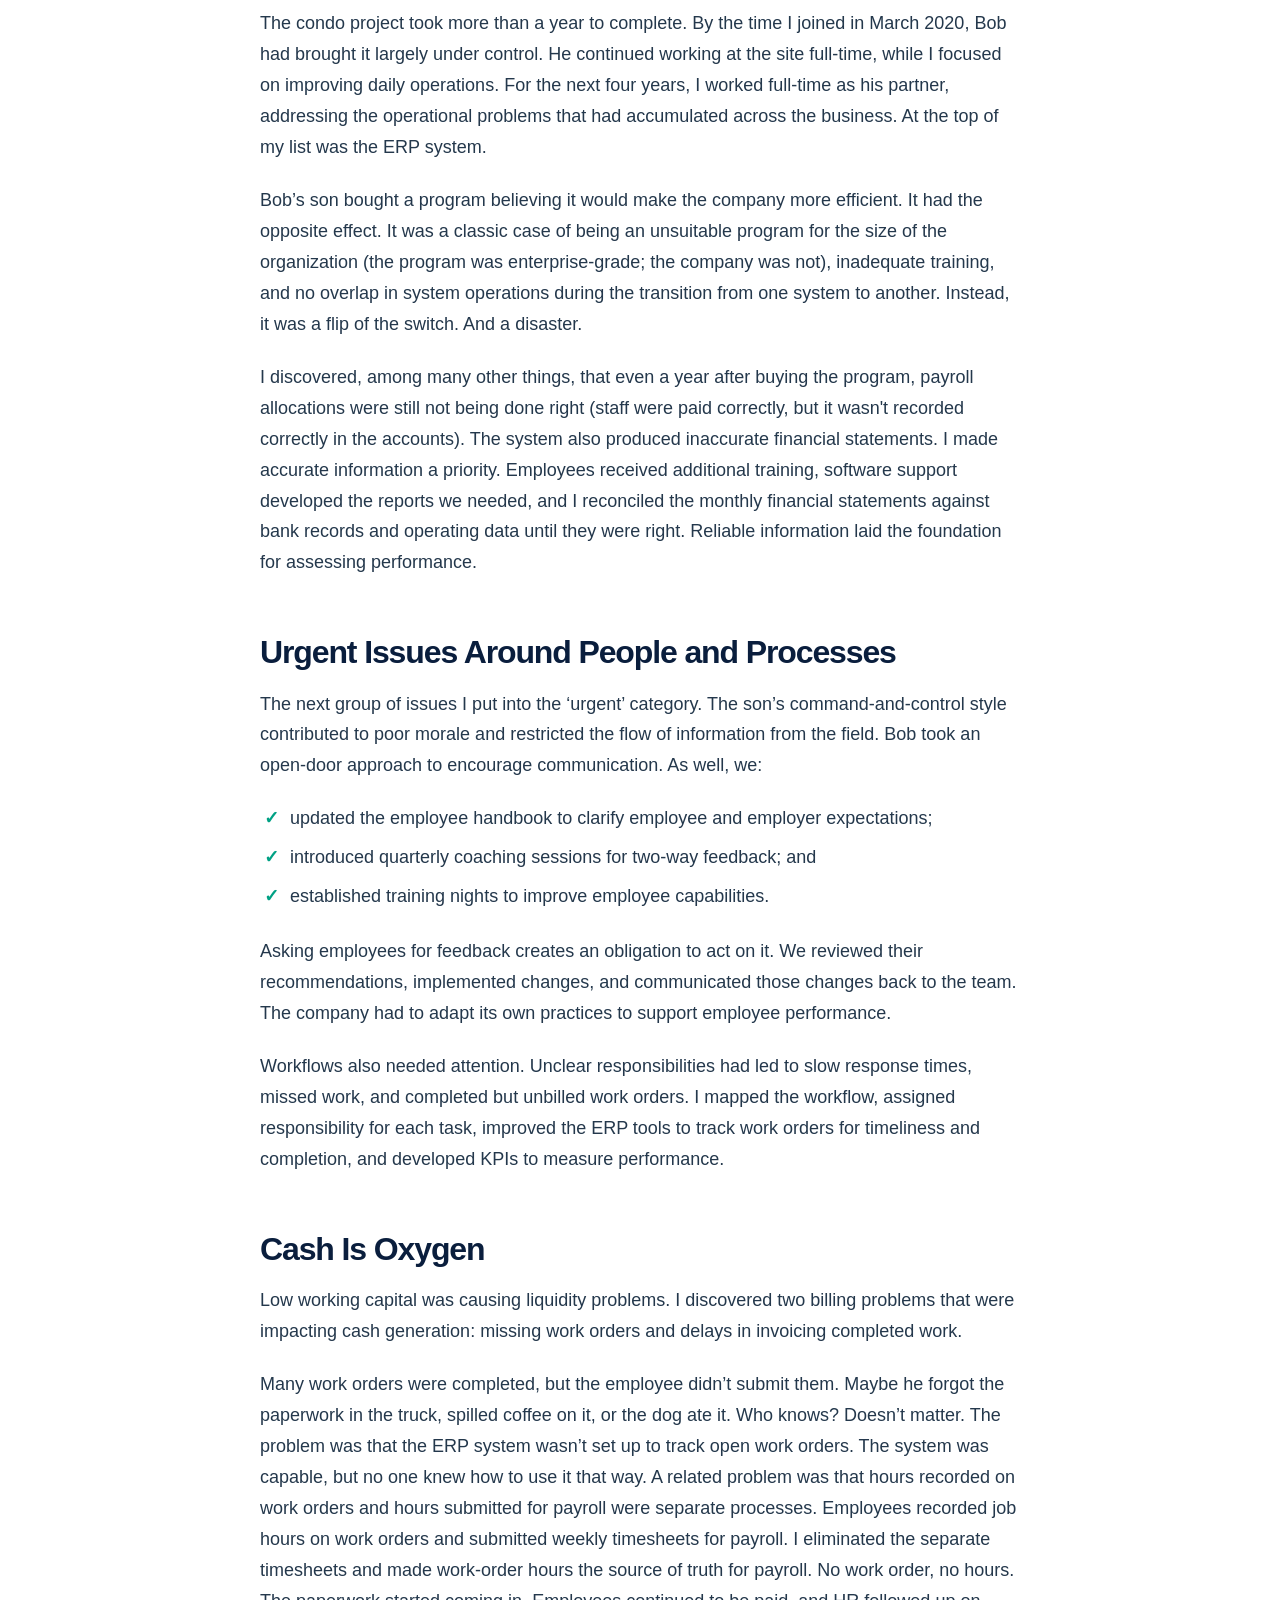
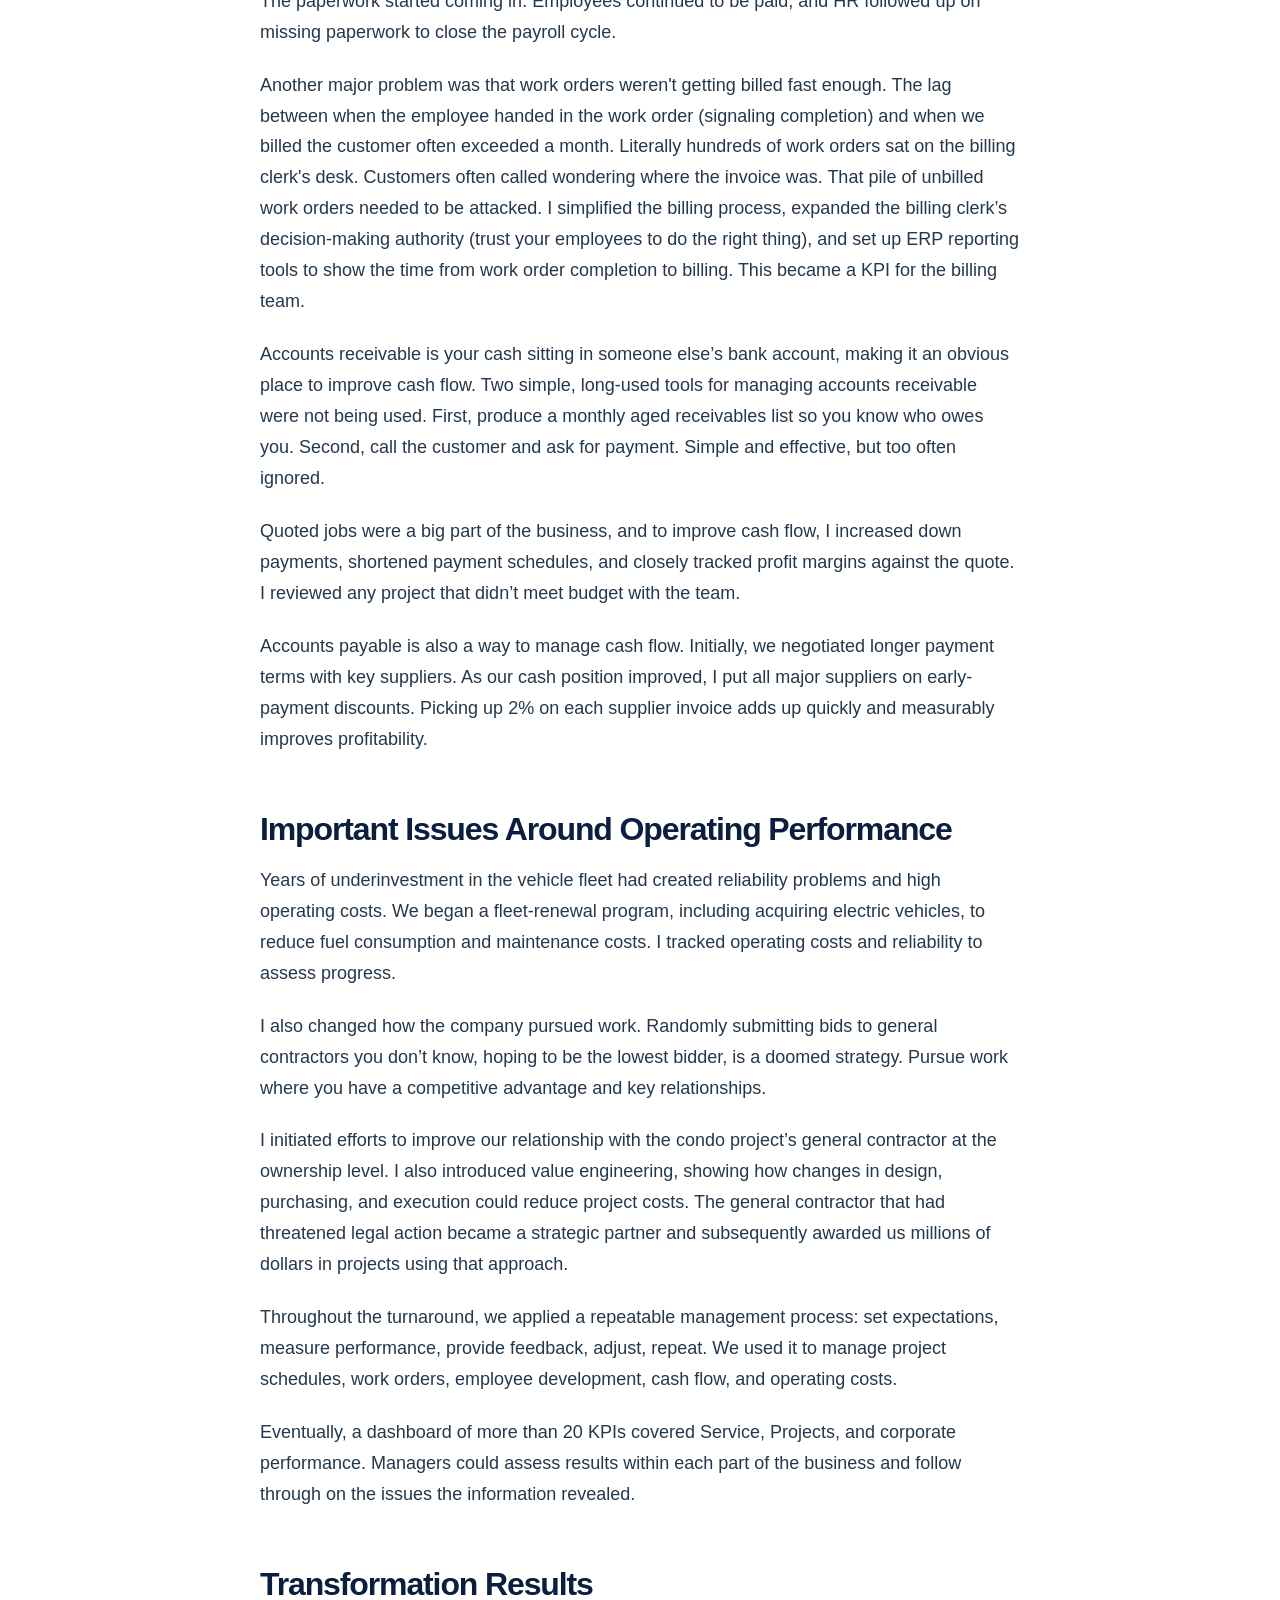
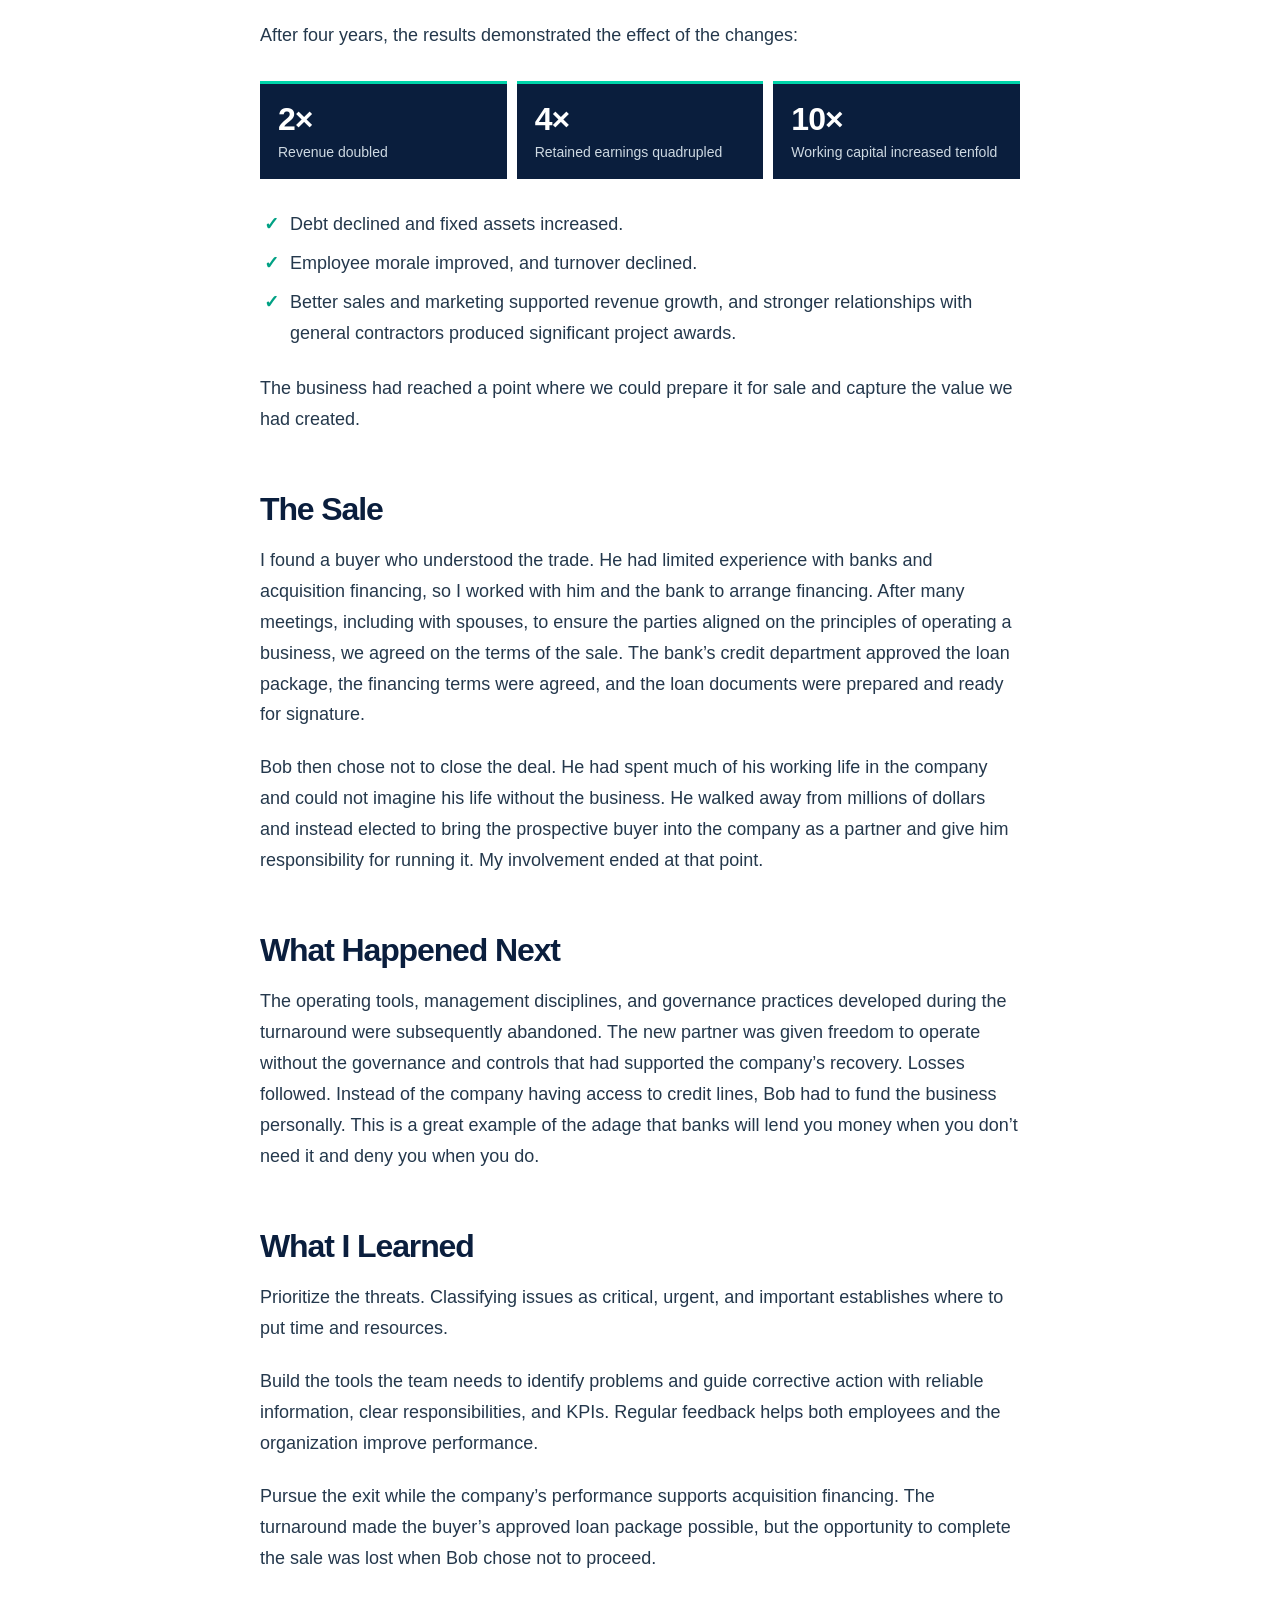
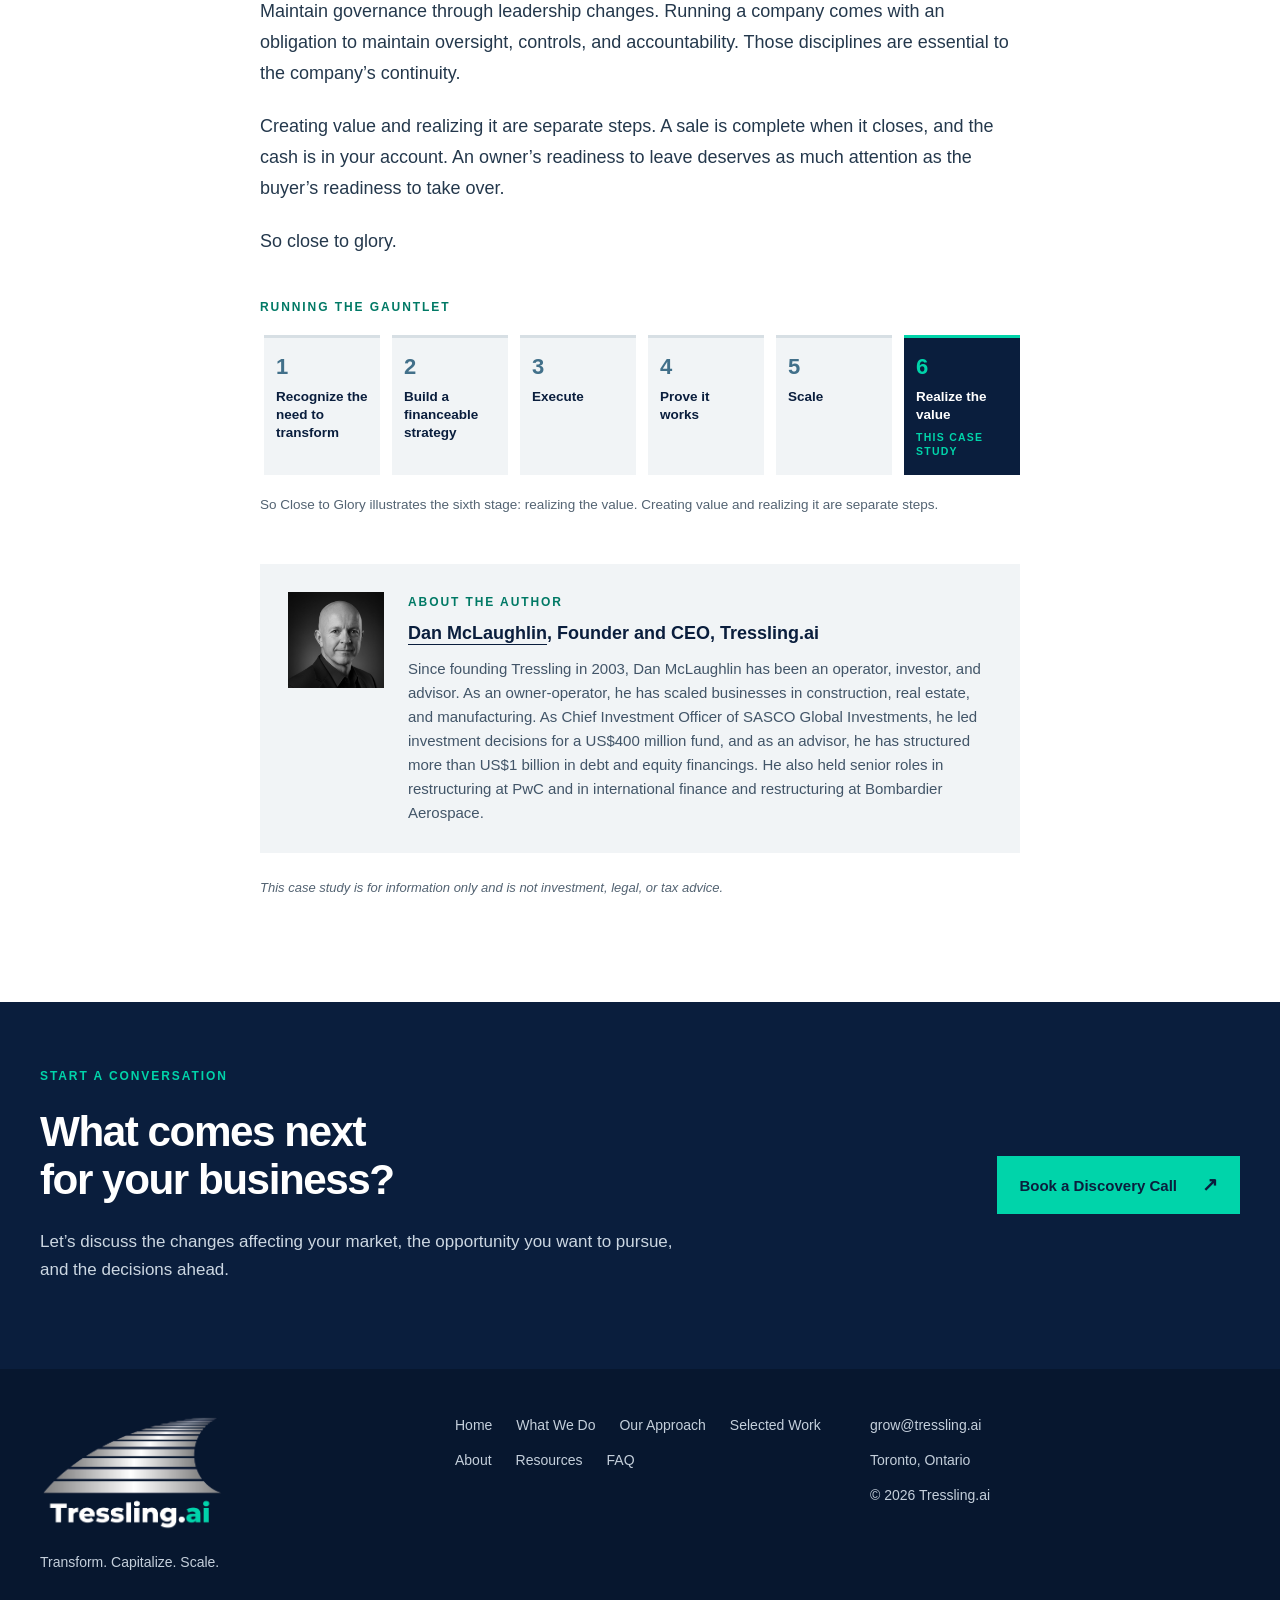
<file: site/so-close-to-glory.html>
<!doctype html><html lang="en"><head><meta charset="utf-8"><meta name="viewport" content="width=device-width, initial-scale=1"><meta name="description" content="A 25-person skilled-trades contractor in crisis, a four-year turnaround with Dan McLaughlin working full-time alongside the owner, and a buyer with an approved loan package. Prioritizing threats, building the tools to manage performance, and why creating value and realizing it are separate steps."><meta name="author" content="Dan McLaughlin"><meta name="theme-color" content="#0a1e3d"><title>So Close to Glory: A skilled-trades contractor turnaround and a failed exit | Tressling.ai</title><link rel="canonical" href="https://tressling.ai/so-close-to-glory.html"><meta property="og:type" content="article"><meta property="og:site_name" content="Tressling.ai"><meta property="og:title" content="So Close to Glory: A skilled-trades contractor turnaround and a failed exit"><meta property="og:description" content="A 25-person skilled-trades contractor in crisis, a four-year turnaround with Dan McLaughlin working full-time alongside the owner, and a buyer with an approved loan package. Prioritizing threats, building the tools to manage performance, and why creating value and realizing it are separate steps."><meta property="og:url" content="https://tressling.ai/so-close-to-glory.html"><meta property="og:image" content="https://tressling.ai/assets/tressling-share.png"><meta property="og:image:width" content="1200"><meta property="og:image:height" content="630"><meta property="og:image:alt" content="Tressling.ai logo"><meta name="twitter:card" content="summary_large_image"><link rel="icon" href="assets/favicon.svg" type="image/svg+xml"><link rel="stylesheet" href="assets/site.css"><script defer src="assets/site.js"></script><script type="application/ld+json">{"@context": "https://schema.org", "@type": "Article", "headline": "So Close to Glory", "alternativeHeadline": "A skilled-trades contractor turnaround and a failed exit", "description": "A 25-person skilled-trades contractor in crisis, a four-year turnaround with Dan McLaughlin working full-time alongside the owner, and a buyer with an approved loan package. Prioritizing threats, building the tools to manage performance, and why creating value and realizing it are separate steps.", "url": "https://tressling.ai/so-close-to-glory.html", "mainEntityOfPage": "https://tressling.ai/so-close-to-glory.html", "image": "https://tressling.ai/assets/covers/Tressling-Case-Study-So-Close-to-Glory.jpg", "inLanguage": "en", "genre": "Case study", "author": {"@type": "Person", "@id": "https://tressling.ai/about.html#dan", "name": "Dan McLaughlin", "jobTitle": "Founder and CEO", "url": "https://tressling.ai/about.html#dan", "sameAs": ["https://www.linkedin.com/in/danieljmclaughlin"], "worksFor": {"@id": "https://tressling.ai/#organization"}}, "publisher": {"@type": "Organization", "@id": "https://tressling.ai/#organization", "name": "Tressling.ai", "url": "https://tressling.ai/", "logo": {"@type": "ImageObject", "url": "https://tressling.ai/assets/tressling-logo.png"}}, "associatedMedia": {"@type": "MediaObject", "contentUrl": "https://tressling.ai/downloads/Tressling-Case-Study-So-Close-to-Glory.pdf", "encodingFormat": "application/pdf"}}</script></head><body><a class="skip" href="#main">Skip to content</a><header class="header"><div class="nav-wrap"><a href="index.html" class="brand" aria-label="Tressling.ai home"><img class="brand-logo" src="assets/tressling-logo.png" alt="Tressling.ai"></a><button class="menu-toggle" aria-controls="navigation" aria-expanded="false">Menu <span aria-hidden="true">☰</span></button><nav id="navigation" aria-label="Main navigation"><a href="index.html">Home</a><a href="what-we-do.html">What We Do</a><a href="our-approach.html">Our Approach</a><a href="work.html" aria-current="page">Selected Work</a><a href="about.html">About</a><a href="resources.html">Resources</a><a class="nav-cta" href="discovery-call.html">Book a Discovery Call</a></nav></div></header><main id="main"><article class="article"><header class="page-hero article-hero"><div class="wrap"><p class="eyebrow"><a href="work.html">Selected Work</a> · Case study · Turnaround and exit · Skilled-trades contractor · 25 people · Stage 6: Realize the value</p><h1>So Close to Glory</h1><p class="article-sub">A skilled-trades contractor turnaround and a failed exit</p><div class="article-meta"><p>By <a href="about.html#dan">Dan McLaughlin</a>, Founder and CEO, Tressling.ai<br><span>8 min read</span></p><a class="button secondary on-dark" href="downloads/Tressling-Case-Study-So-Close-to-Glory.pdf" download>Download PDF<span aria-hidden="true">↓</span></a></div></div></header><div class="article-body">
<p>On the night of December 18, 2019, I was in Saudi Arabia and moving my household from one villa in a compound to another. I put the boxes in the appropriate rooms, hung our clothes in the closets, and even put some things in the freezer. By 8 pm, the movers were gone. I showered, went to the airport, and got on a flight to come home to Canada for Christmas. I have never been back.</p>
<p>Normally, I would go home for a couple of weeks over Christmas and then return. That year, I stayed longer. By March 2020, the pandemic had disrupted travel, and returning to Saudi Arabia was not an option.</p>
<p>I met with an owner-operator (we’ll call him Bob) whom I had known for a long time. He ran a 25-person skilled-trades contractor. When I asked how things were going, he said, "Not well." Here’s the backstory. Bob had run the family business successfully for many years before turning it over to his son. That’s when the problems began.</p>
<h2>The Situation</h2>
<p>While his son ran the business, the company's financial condition deteriorated, the bank cut off credit support, and Bob had to prop up the company financially several times. Instead of receiving payments from his son, money was flowing the other way. By August 2019, the situation had reached a crisis point. A large condo project that was poorly bid, seriously behind schedule, and over budget to the point that the general contractor threatened legal action put the company's viability in jeopardy. Bob exercised his rights, retook control, and his son exited from the business.</p>
<h2>Critical Comes First</h2>
<p>When Bob retook the reins, he followed step #1 in any transformation: deal with what can kill you. In this case, it was the condo project. He changed the project team, established clear task-completion targets, and had the team work the additional hours required to recover the schedule. He also improved on-site communication with the general contractor’s project manager.</p>
<p>The condo project took more than a year to complete. By the time I joined in March 2020, Bob had brought it largely under control. He continued working at the site full-time, while I focused on improving daily operations. For the next four years, I worked full-time as his partner, addressing the operational problems that had accumulated across the business. At the top of my list was the ERP system.</p>
<p>Bob’s son bought a program believing it would make the company more efficient. It had the opposite effect. It was a classic case of being an unsuitable program for the size of the organization (the program was enterprise-grade; the company was not), inadequate training, and no overlap in system operations during the transition from one system to another. Instead, it was a flip of the switch. And a disaster.</p>
<p>I discovered, among many other things, that even a year after buying the program, payroll allocations were still not being done right (staff were paid correctly, but it wasn't recorded correctly in the accounts). The system also produced inaccurate financial statements. I made accurate information a priority. Employees received additional training, software support developed the reports we needed, and I reconciled the monthly financial statements against bank records and operating data until they were right. Reliable information laid the foundation for assessing performance.</p>
<h2>Urgent Issues Around People and Processes</h2>
<p>The next group of issues I put into the ‘urgent’ category. The son’s command-and-control style contributed to poor morale and restricted the flow of information from the field. Bob took an open-door approach to encourage communication. As well, we:</p>
<ul class="checks"><li>updated the employee handbook to clarify employee and employer expectations;</li><li>introduced quarterly coaching sessions for two-way feedback; and</li><li>established training nights to improve employee capabilities.</li></ul>
<p>Asking employees for feedback creates an obligation to act on it. We reviewed their recommendations, implemented changes, and communicated those changes back to the team. The company had to adapt its own practices to support employee performance.</p>
<p>Workflows also needed attention. Unclear responsibilities had led to slow response times, missed work, and completed but unbilled work orders. I mapped the workflow, assigned responsibility for each task, improved the ERP tools to track work orders for timeliness and completion, and developed KPIs to measure performance.</p>
<h2>Cash Is Oxygen</h2>
<p>Low working capital was causing liquidity problems. I discovered two billing problems that were impacting cash generation: missing work orders and delays in invoicing completed work.</p>
<p>Many work orders were completed, but the employee didn’t submit them. Maybe he forgot the paperwork in the truck, spilled coffee on it, or the dog ate it. Who knows? Doesn’t matter. The problem was that the ERP system wasn’t set up to track open work orders. The system was capable, but no one knew how to use it that way. A related problem was that hours recorded on work orders and hours submitted for payroll were separate processes. Employees recorded job hours on work orders and submitted weekly timesheets for payroll. I eliminated the separate timesheets and made work-order hours the source of truth for payroll. No work order, no hours. The paperwork started coming in. Employees continued to be paid, and HR followed up on missing paperwork to close the payroll cycle.</p>
<p>Another major problem was that work orders weren't getting billed fast enough. The lag between when the employee handed in the work order (signaling completion) and when we billed the customer often exceeded a month. Literally hundreds of work orders sat on the billing clerk's desk. Customers often called wondering where the invoice was. That pile of unbilled work orders needed to be attacked. I simplified the billing process, expanded the billing clerk’s decision-making authority (trust your employees to do the right thing), and set up ERP reporting tools to show the time from work order completion to billing. This became a KPI for the billing team.</p>
<p>Accounts receivable is your cash sitting in someone else’s bank account, making it an obvious place to improve cash flow. Two simple, long-used tools for managing accounts receivable were not being used. First, produce a monthly aged receivables list so you know who owes you. Second, call the customer and ask for payment. Simple and effective, but too often ignored.</p>
<p>Quoted jobs were a big part of the business, and to improve cash flow, I increased down payments, shortened payment schedules, and closely tracked profit margins against the quote. I reviewed any project that didn’t meet budget with the team.</p>
<p>Accounts payable is also a way to manage cash flow. Initially, we negotiated longer payment terms with key suppliers. As our cash position improved, I put all major suppliers on early-payment discounts. Picking up 2% on each supplier invoice adds up quickly and measurably improves profitability.</p>
<h2>Important Issues Around Operating Performance</h2>
<p>Years of underinvestment in the vehicle fleet had created reliability problems and high operating costs. We began a fleet-renewal program, including acquiring electric vehicles, to reduce fuel consumption and maintenance costs. I tracked operating costs and reliability to assess progress.</p>
<p>I also changed how the company pursued work. Randomly submitting bids to general contractors you don’t know, hoping to be the lowest bidder, is a doomed strategy. Pursue work where you have a competitive advantage and key relationships.</p>
<p>I initiated efforts to improve our relationship with the condo project’s general contractor at the ownership level. I also introduced value engineering, showing how changes in design, purchasing, and execution could reduce project costs. The general contractor that had threatened legal action became a strategic partner and subsequently awarded us millions of dollars in projects using that approach.</p>
<p>Throughout the turnaround, we applied a repeatable management process: set expectations, measure performance, provide feedback, adjust, repeat. We used it to manage project schedules, work orders, employee development, cash flow, and operating costs.</p>
<p>Eventually, a dashboard of more than 20 KPIs covered Service, Projects, and corporate performance. Managers could assess results within each part of the business and follow through on the issues the information revealed.</p>
<h2>Transformation Results</h2>
<p>After four years, the results demonstrated the effect of the changes:</p>
<ul class="stat-tiles"><li><strong>2×</strong><span>Revenue doubled</span></li><li><strong>4×</strong><span>Retained earnings quadrupled</span></li><li><strong>10×</strong><span>Working capital increased tenfold</span></li></ul>
<ul class="checks"><li>Debt declined and fixed assets increased.</li><li>Employee morale improved, and turnover declined.</li><li>Better sales and marketing supported revenue growth, and stronger relationships with general contractors produced significant project awards.</li></ul>
<p>The business had reached a point where we could prepare it for sale and capture the value we had created.</p>
<h2>The Sale</h2>
<p>I found a buyer who understood the trade. He had limited experience with banks and acquisition financing, so I worked with him and the bank to arrange financing. After many meetings, including with spouses, to ensure the parties aligned on the principles of operating a business, we agreed on the terms of the sale. The bank’s credit department approved the loan package, the financing terms were agreed, and the loan documents were prepared and ready for signature.</p>
<p>Bob then chose not to close the deal. He had spent much of his working life in the company and could not imagine his life without the business. He walked away from millions of dollars and instead elected to bring the prospective buyer into the company as a partner and give him responsibility for running it. My involvement ended at that point.</p>
<h2>What Happened Next</h2>
<p>The operating tools, management disciplines, and governance practices developed during the turnaround were subsequently abandoned. The new partner was given freedom to operate without the governance and controls that had supported the company’s recovery. Losses followed. Instead of the company having access to credit lines, Bob had to fund the business personally. This is a great example of the adage that banks will lend you money when you don’t need it and deny you when you do.</p>
<h2>What I Learned</h2>
<p>Prioritize the threats. Classifying issues as critical, urgent, and important establishes where to put time and resources.</p>
<p>Build the tools the team needs to identify problems and guide corrective action with reliable information, clear responsibilities, and KPIs. Regular feedback helps both employees and the organization improve performance.</p>
<p>Pursue the exit while the company’s performance supports acquisition financing. The turnaround made the buyer’s approved loan package possible, but the opportunity to complete the sale was lost when Bob chose not to proceed.</p>
<p>Maintain governance through leadership changes. Running a company comes with an obligation to maintain oversight, controls, and accountability. Those disciplines are essential to the company’s continuity.</p>
<p>Creating value and realizing it are separate steps. A sale is complete when it closes, and the cash is in your account. An owner’s readiness to leave deserves as much attention as the buyer’s readiness to take over.</p>
<p>So close to glory.</p>
<figure class="gauntlet-strip" aria-label="Running the gauntlet"><p class="exhibit-label">Running the gauntlet</p><ol><li><a href="our-approach.html#step-1"><span class="n">1</span>Recognize the need to transform</a></li><li><a href="our-approach.html#step-2"><span class="n">2</span>Build a financeable strategy</a></li><li><a href="our-approach.html#step-3"><span class="n">3</span>Execute</a></li><li><a href="our-approach.html#step-4"><span class="n">4</span>Prove it works</a></li><li><a href="our-approach.html#step-5"><span class="n">5</span>Scale</a></li><li class="current" aria-current="step"><a href="our-approach.html#step-6"><span class="n">6</span>Realize the value<span class="here">This case study</span></a></li></ol><figcaption>So Close to Glory illustrates the sixth stage: realizing the value. Creating value and realizing it are separate steps.</figcaption></figure>

<section class="author-box" aria-label="About the author"><img src="assets/dan.jpg" alt="Dan McLaughlin" width="96" height="96" loading="lazy"><div><p class="eyebrow">About the author</p><p class="author-name"><a href="about.html#dan">Dan McLaughlin</a>, Founder and CEO, Tressling.ai</p><p>Since founding Tressling in 2003, Dan McLaughlin has been an operator, investor, and advisor. As an owner-operator, he has scaled businesses in construction, real estate, and manufacturing. As Chief Investment Officer of SASCO Global Investments, he led investment decisions for a US$400 million fund, and as an advisor, he has structured more than US$1 billion in debt and equity financings. He also held senior roles in restructuring at PwC and in international finance and restructuring at Bombardier Aerospace.</p></div></section>
<p class="disclaimer">This case study is for information only and is not investment, legal, or tax advice.</p>
</div></article><section class="cta"><div class="wrap cta-inner"><div><p class="eyebrow">Start a conversation</p><h2>What comes next<br>for your business?</h2><p>Let’s discuss the changes affecting your market, the opportunity you want to pursue, and the decisions ahead.</p></div><a class="button" href="discovery-call.html">Book a Discovery Call<span aria-hidden="true">↗</span></a></div></section></main><footer><div class="wrap footer-grid"><div><a class="brand" href="index.html"><img class="brand-logo" src="assets/tressling-logo.png" alt="Tressling.ai"></a><p>Transform. Capitalize. Scale.</p></div><nav aria-label="Footer navigation"><a href="index.html">Home</a><a href="what-we-do.html">What We Do</a><a href="our-approach.html">Our Approach</a><a href="work.html">Selected Work</a><a href="about.html">About</a><a href="resources.html">Resources</a><a href="faq.html">FAQ</a></nav><div><a href="mailto:grow@tressling.ai">grow@tressling.ai</a><p>Toronto, Ontario</p><p>© 2026 Tressling.ai</p></div></div></footer></body></html>
</file>
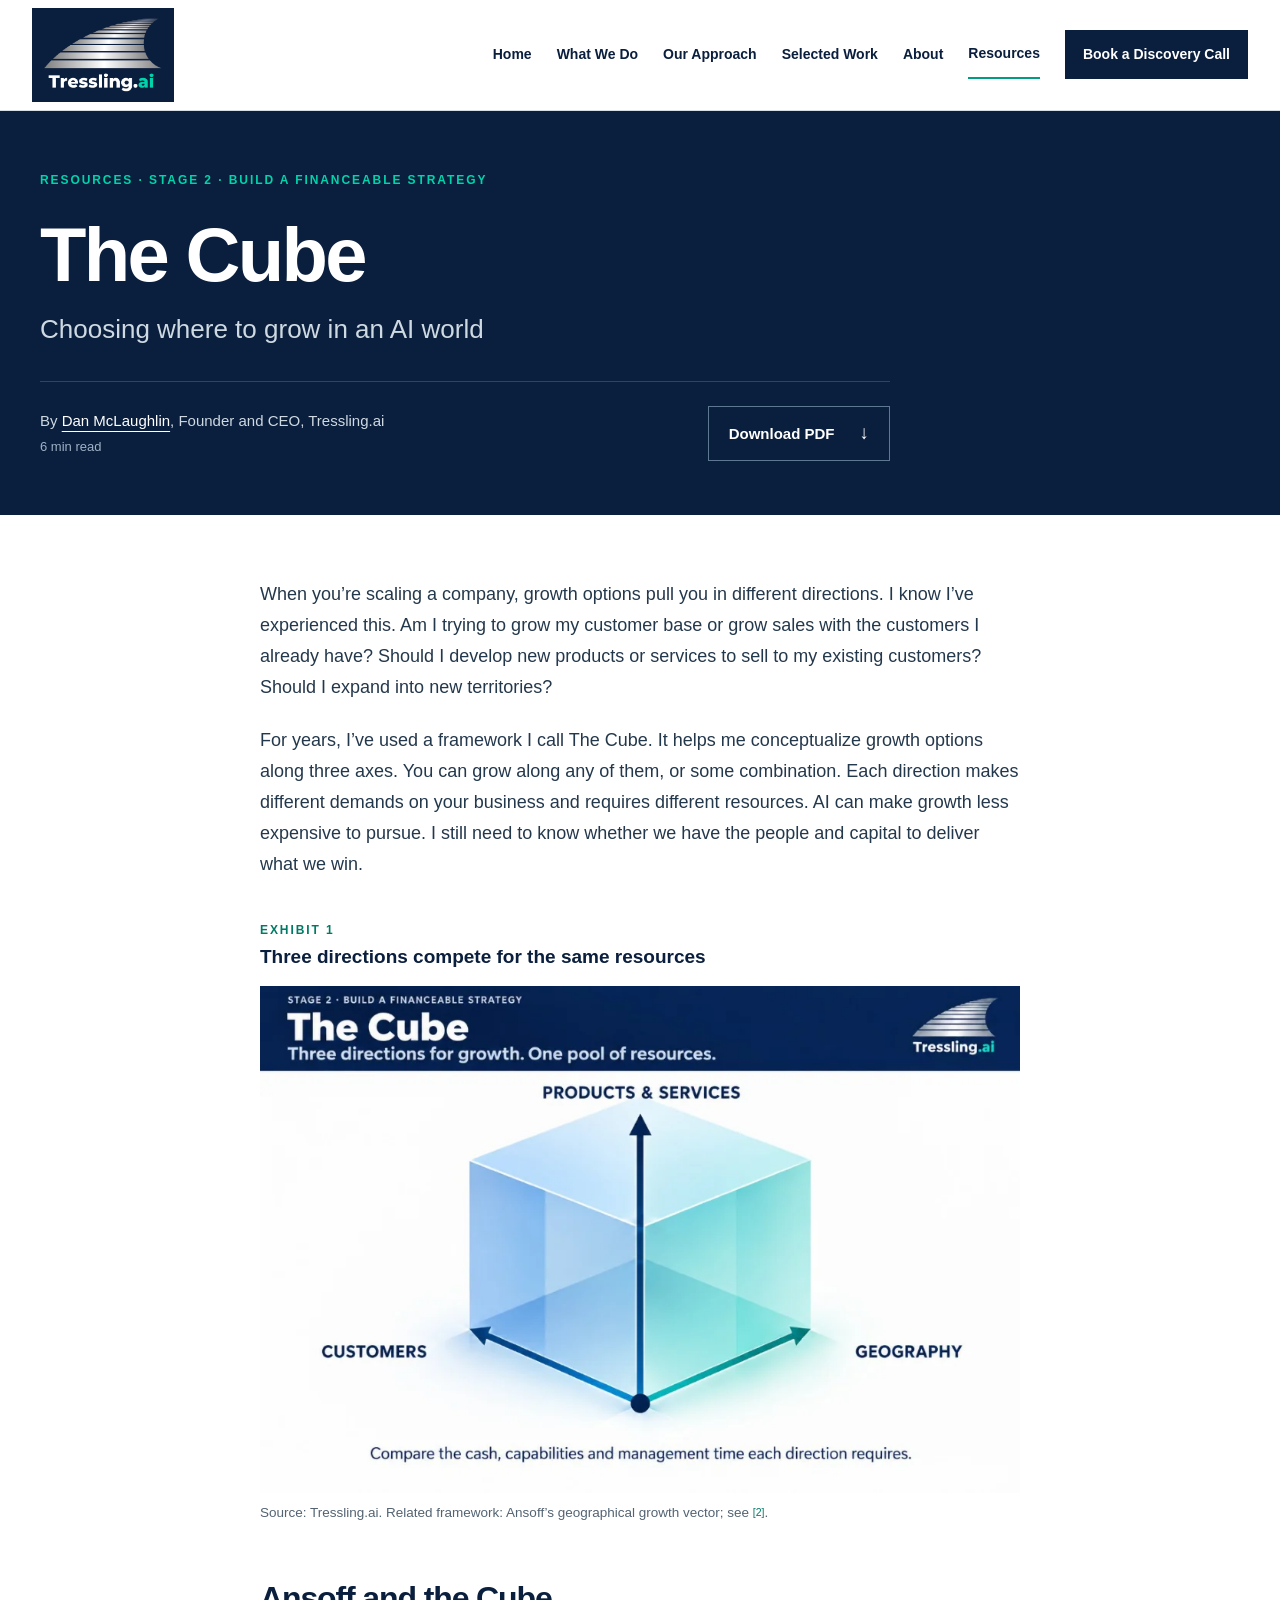
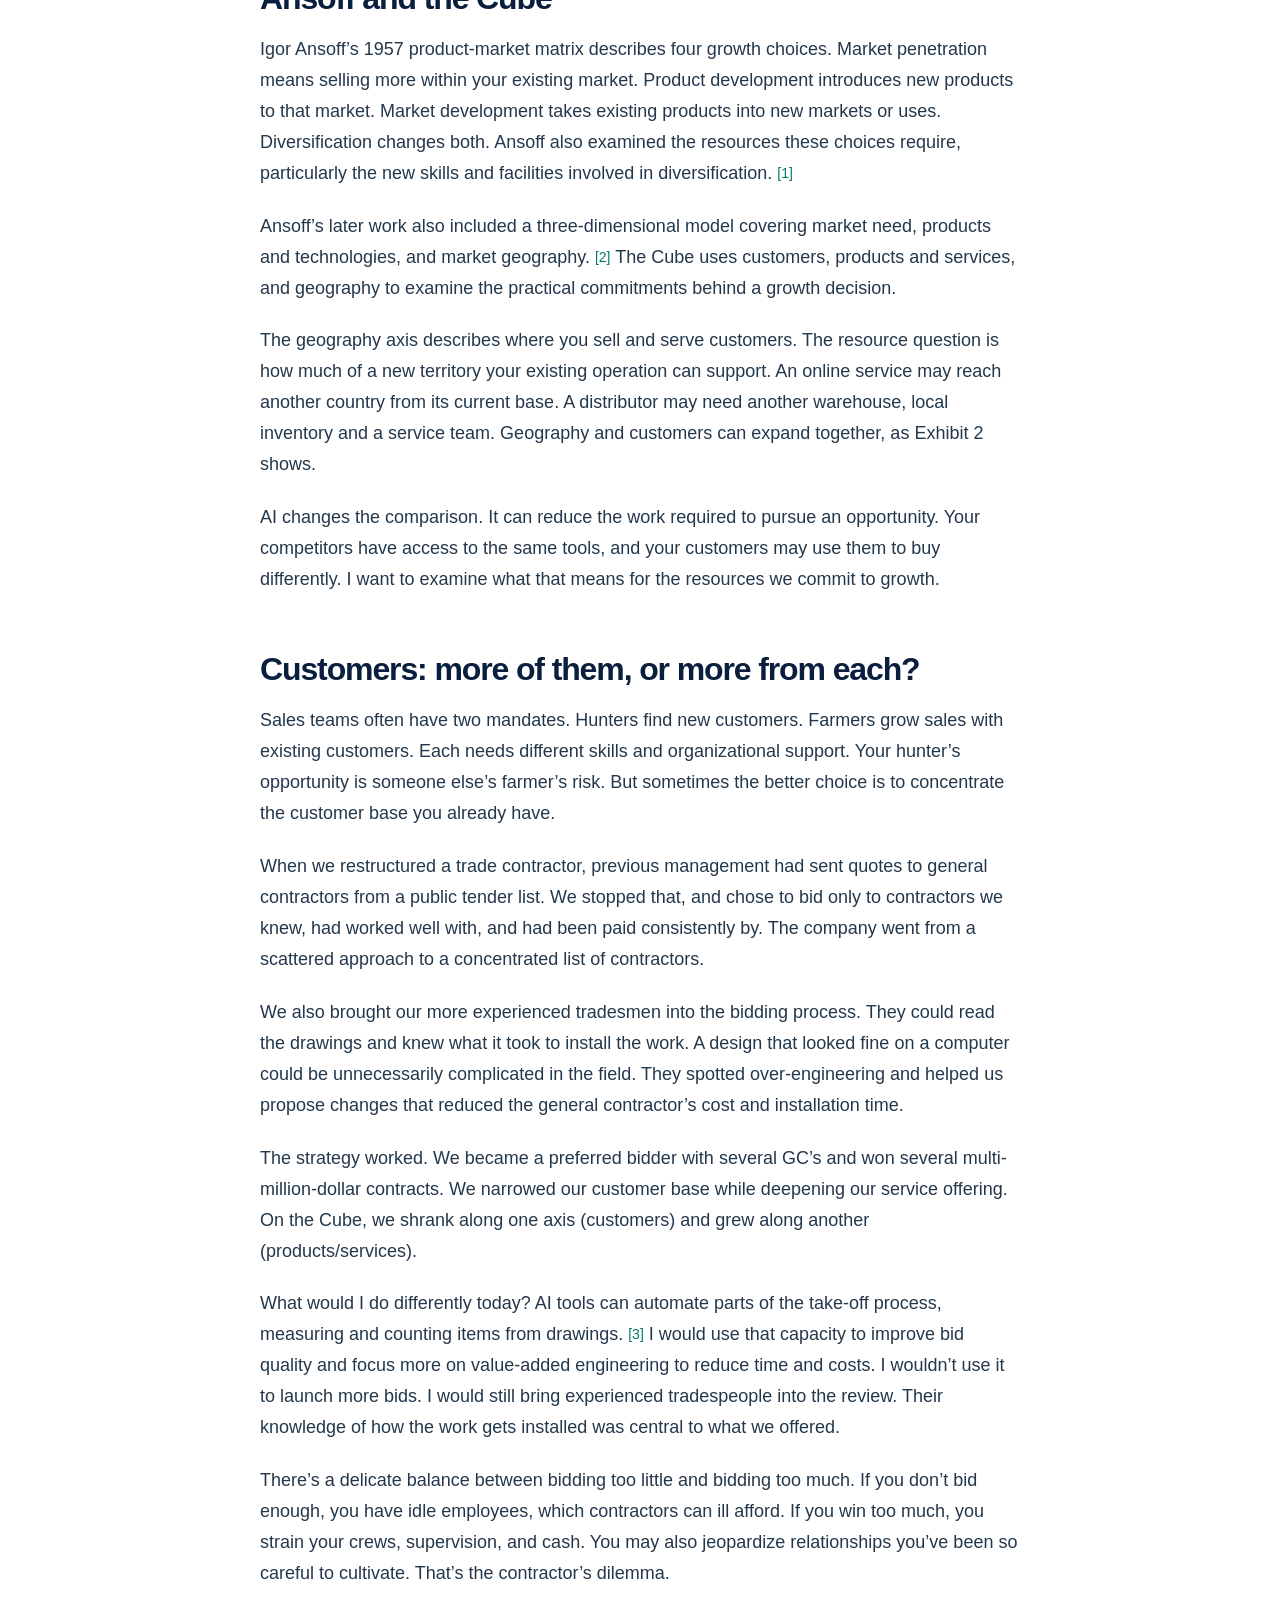
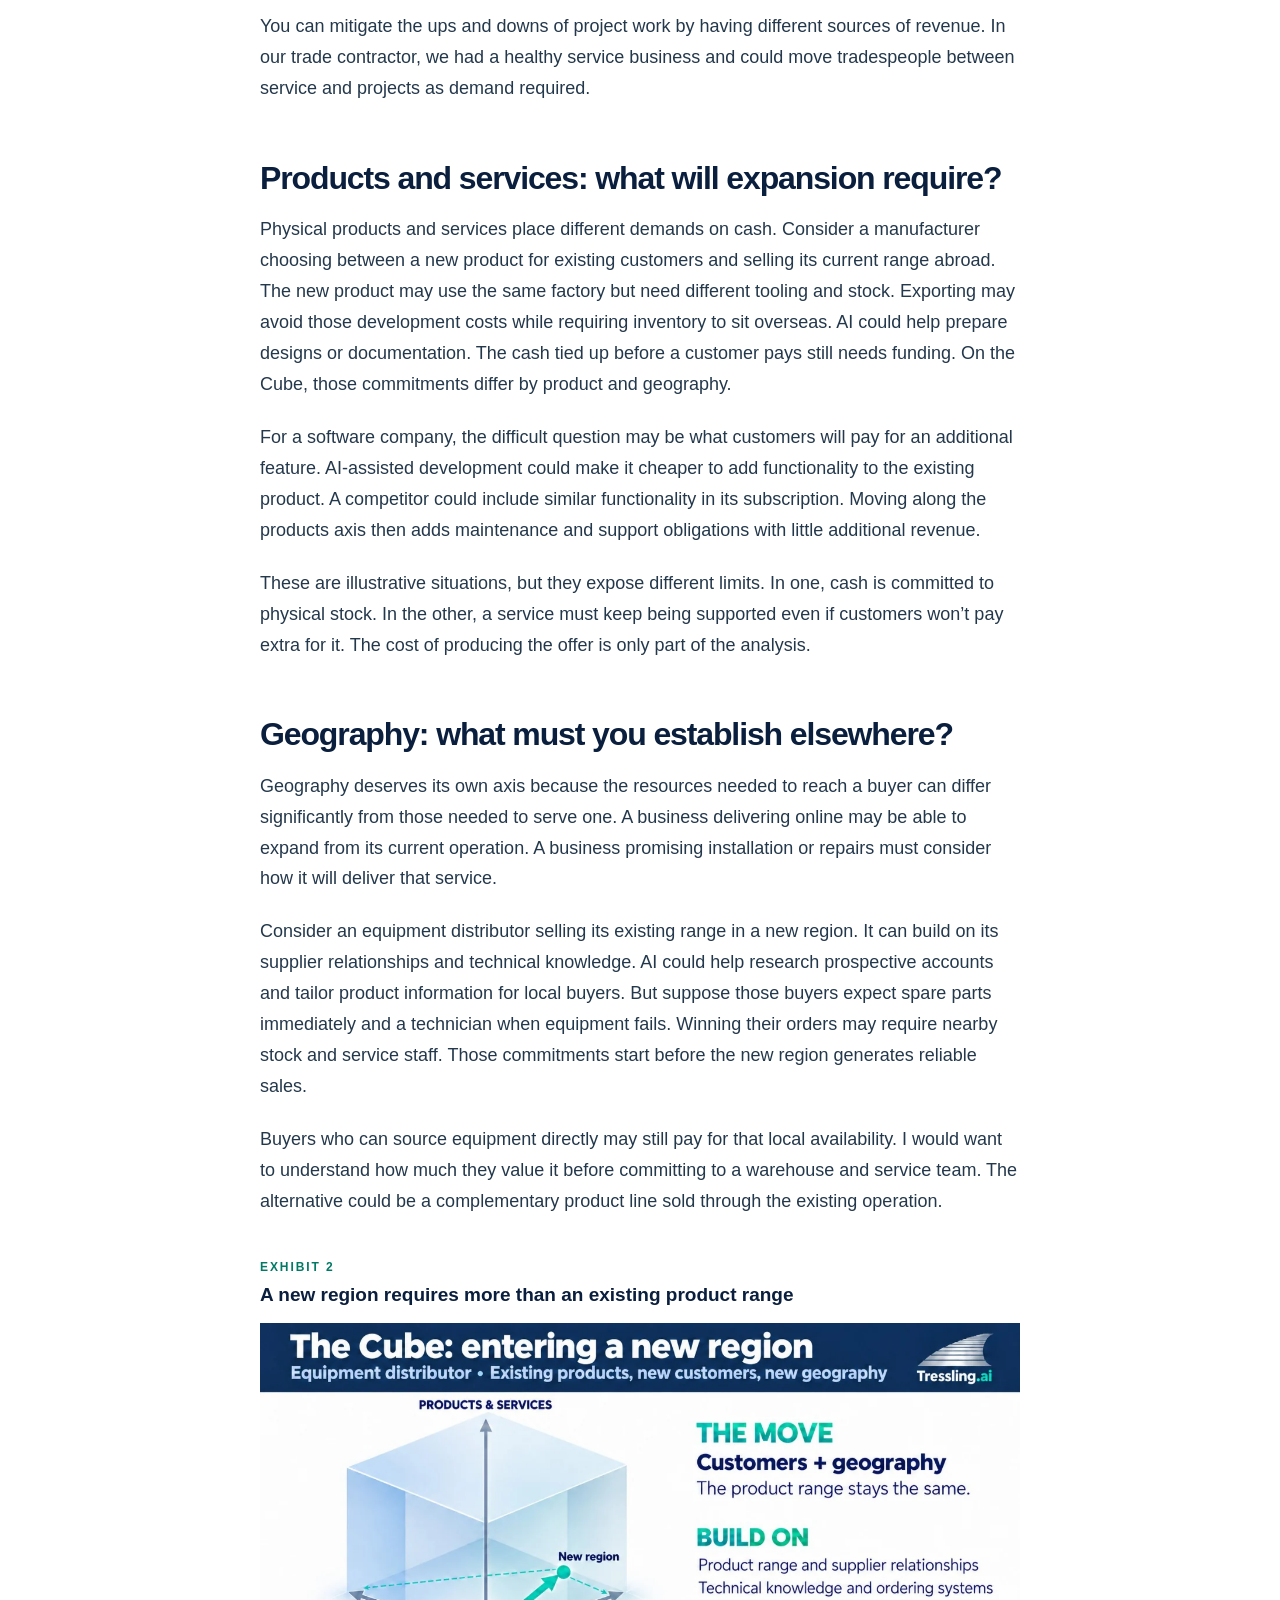
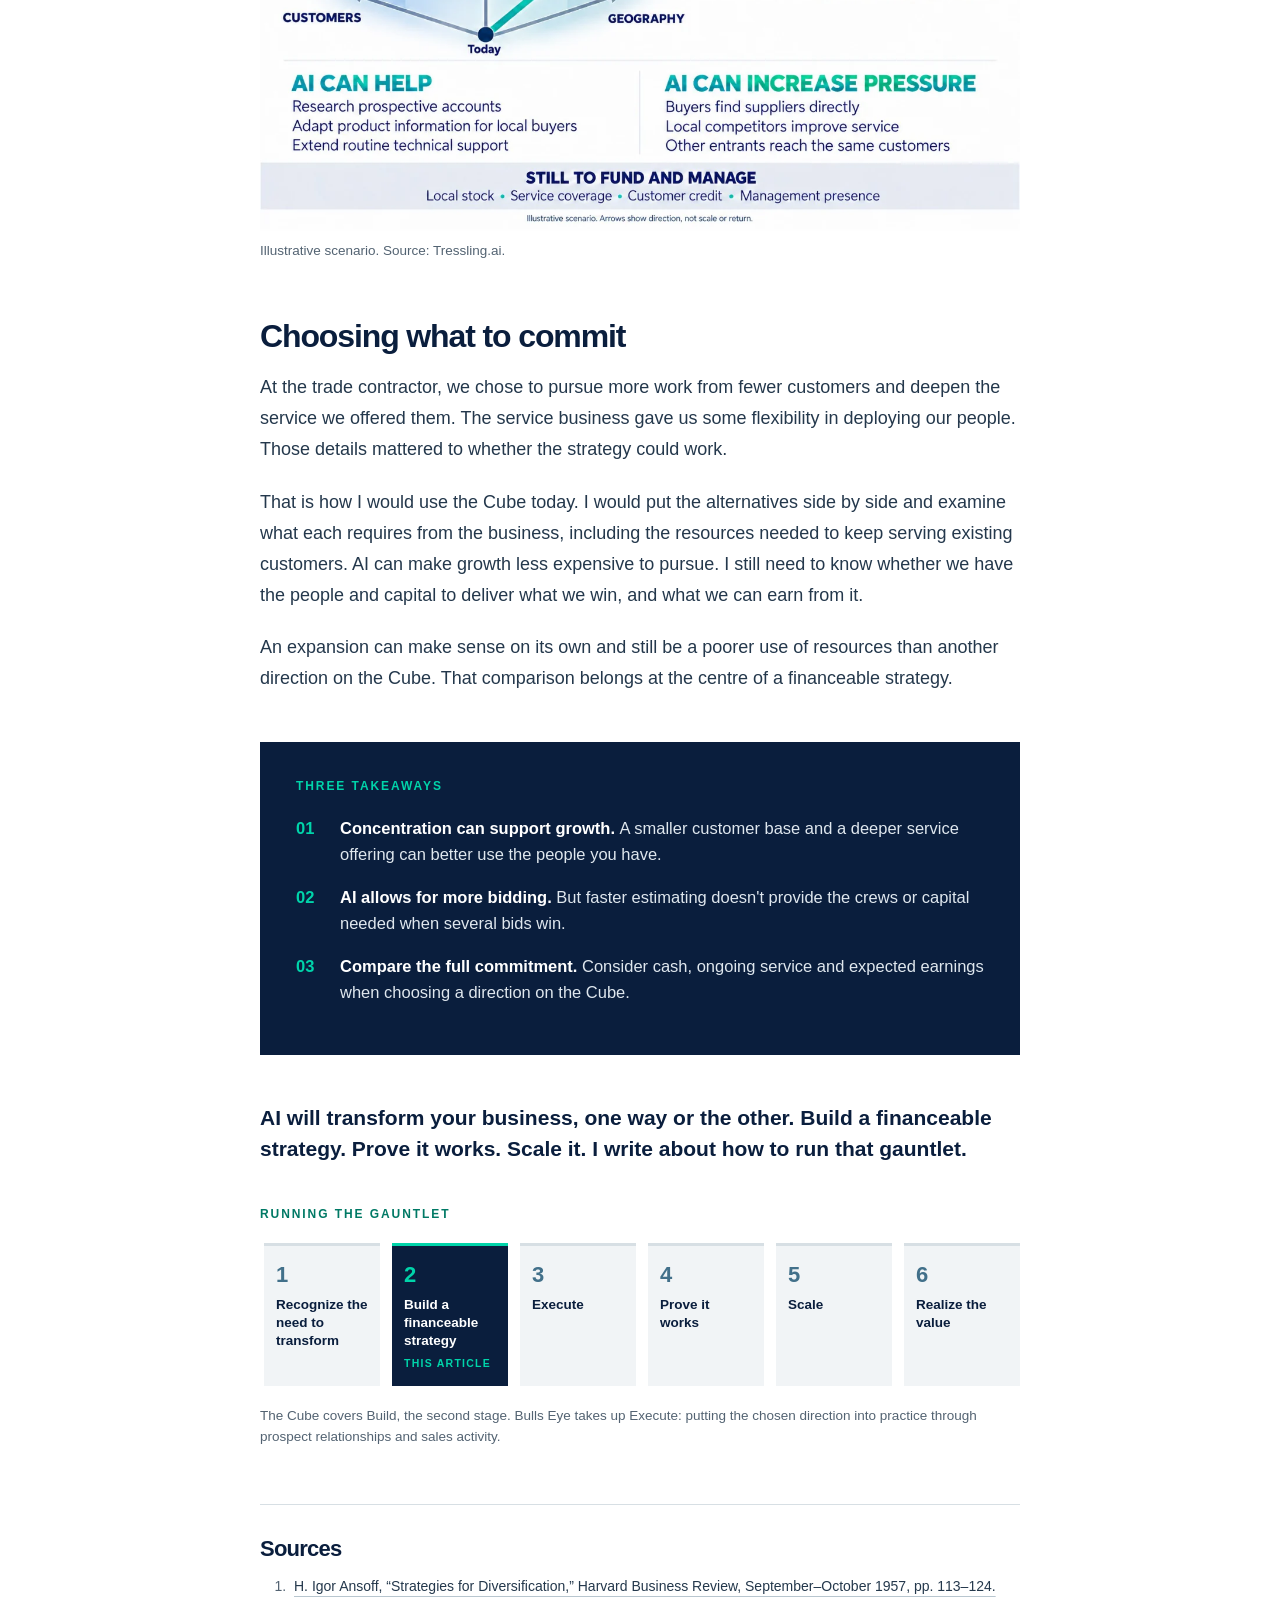
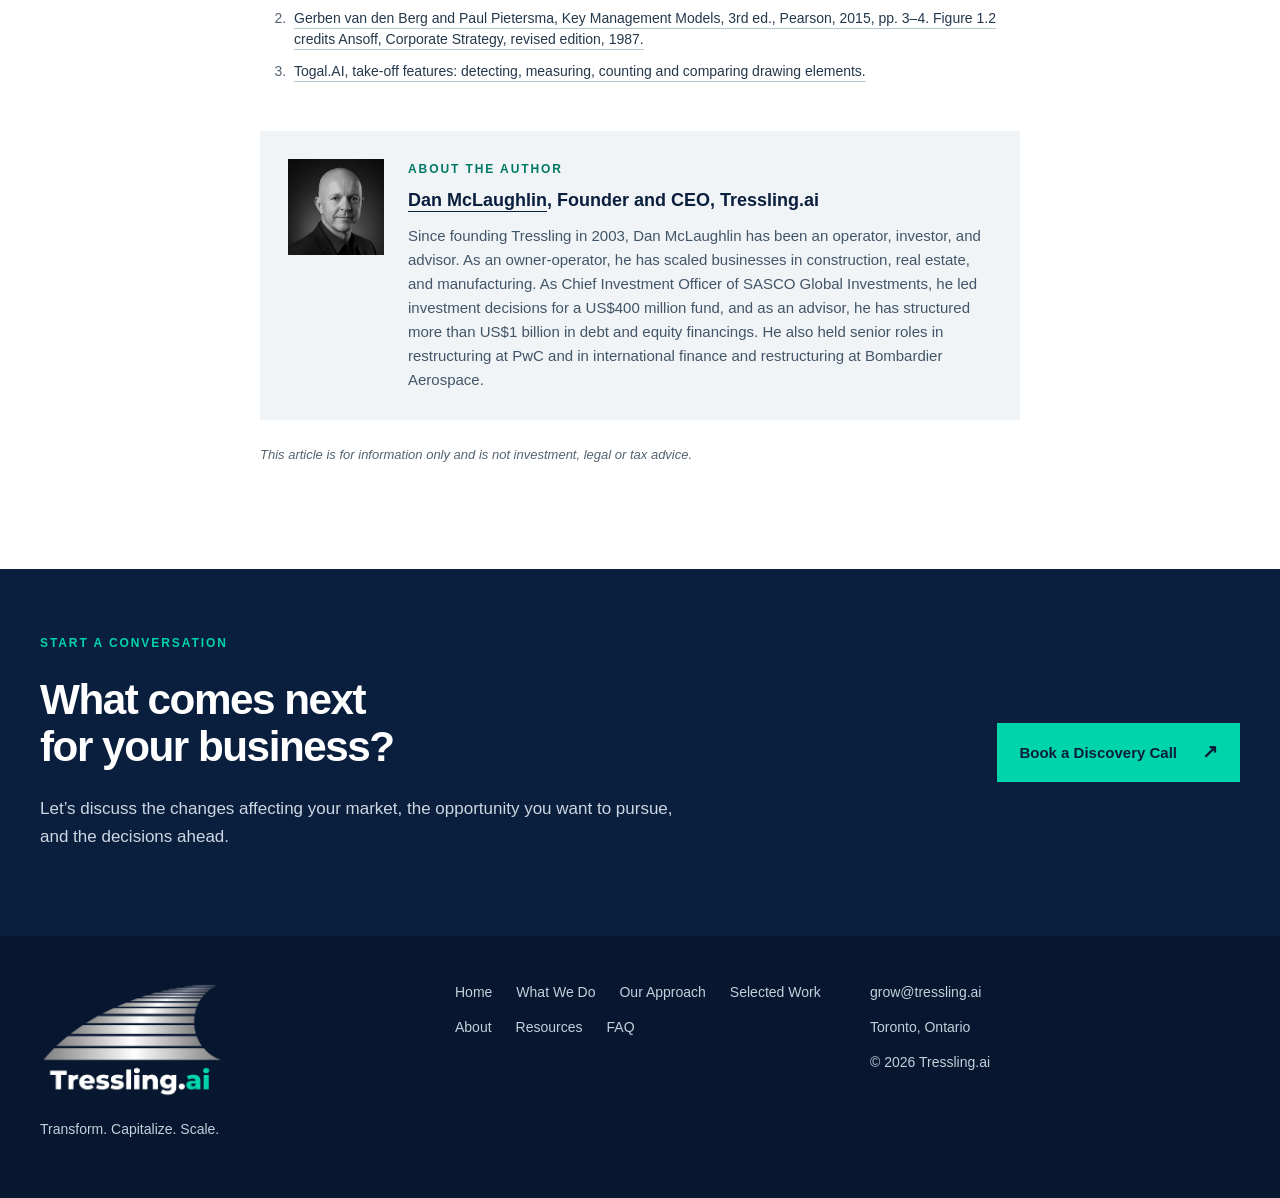
<file: site/the-cube.html>
<!doctype html><html lang="en"><head><meta charset="utf-8"><meta name="viewport" content="width=device-width, initial-scale=1"><meta name="description" content="A business can grow through new customers, new products and services, or new territories. The Cube compares the people, cash and service each direction requires. AI makes it faster to bid. You still need the crews and capital to deliver what you win."><meta name="author" content="Dan McLaughlin"><meta name="theme-color" content="#0a1e3d"><title>The Cube: Choosing where to grow in an AI world | Tressling.ai</title><link rel="canonical" href="https://tressling.ai/the-cube.html"><meta property="og:type" content="article"><meta property="og:site_name" content="Tressling.ai"><meta property="og:title" content="The Cube: Choosing where to grow in an AI world"><meta property="og:description" content="A business can grow through new customers, new products and services, or new territories. The Cube compares the people, cash and service each direction requires. AI makes it faster to bid. You still need the crews and capital to deliver what you win."><meta property="og:url" content="https://tressling.ai/the-cube.html"><meta property="og:image" content="https://tressling.ai/assets/tressling-share.png"><meta property="og:image:width" content="1200"><meta property="og:image:height" content="630"><meta property="og:image:alt" content="Tressling.ai logo"><meta name="twitter:card" content="summary_large_image"><link rel="icon" href="assets/favicon.svg" type="image/svg+xml"><link rel="stylesheet" href="assets/site.css"><script defer src="assets/site.js"></script><script type="application/ld+json">{"@context": "https://schema.org", "@type": "Article", "headline": "The Cube", "alternativeHeadline": "Choosing where to grow in an AI world", "description": "A business can grow through new customers, new products and services, or new territories. The Cube compares the people, cash and service each direction requires. AI makes it faster to bid. You still need the crews and capital to deliver what you win.", "url": "https://tressling.ai/the-cube.html", "mainEntityOfPage": "https://tressling.ai/the-cube.html", "image": "https://tressling.ai/assets/covers/Tressling-The-Cube.jpg", "inLanguage": "en", "genre": "Article", "author": {"@type": "Person", "@id": "https://tressling.ai/about.html#dan", "name": "Dan McLaughlin", "jobTitle": "Founder and CEO", "url": "https://tressling.ai/about.html#dan", "sameAs": ["https://www.linkedin.com/in/danieljmclaughlin"], "worksFor": {"@id": "https://tressling.ai/#organization"}}, "publisher": {"@type": "Organization", "@id": "https://tressling.ai/#organization", "name": "Tressling.ai", "url": "https://tressling.ai/", "logo": {"@type": "ImageObject", "url": "https://tressling.ai/assets/tressling-logo.png"}}, "associatedMedia": {"@type": "MediaObject", "contentUrl": "https://tressling.ai/downloads/Tressling-The-Cube.pdf", "encodingFormat": "application/pdf"}}</script></head><body><a class="skip" href="#main">Skip to content</a><header class="header"><div class="nav-wrap"><a href="index.html" class="brand" aria-label="Tressling.ai home"><img class="brand-logo" src="assets/tressling-logo.png" alt="Tressling.ai"></a><button class="menu-toggle" aria-controls="navigation" aria-expanded="false">Menu <span aria-hidden="true">☰</span></button><nav id="navigation" aria-label="Main navigation"><a href="index.html">Home</a><a href="what-we-do.html">What We Do</a><a href="our-approach.html">Our Approach</a><a href="work.html">Selected Work</a><a href="about.html">About</a><a href="resources.html" aria-current="page">Resources</a><a class="nav-cta" href="discovery-call.html">Book a Discovery Call</a></nav></div></header><main id="main"><article class="article"><header class="page-hero article-hero"><div class="wrap"><p class="eyebrow"><a href="resources.html">Resources</a> · Stage 2 · Build a financeable strategy</p><h1>The Cube</h1><p class="article-sub">Choosing where to grow in an AI world</p><div class="article-meta"><p>By <a href="about.html#dan">Dan McLaughlin</a>, Founder and CEO, Tressling.ai<br><span>6 min read</span></p><a class="button secondary on-dark" href="downloads/Tressling-The-Cube.pdf" download>Download PDF<span aria-hidden="true">↓</span></a></div></div></header><div class="article-body">
<p>When you’re scaling a company, growth options pull you in different directions. I know I’ve experienced this. Am I trying to grow my customer base or grow sales with the customers I already have? Should I develop new products or services to sell to my existing customers? Should I expand into new territories?</p>
<p>For years, I’ve used a framework I call The Cube. It helps me conceptualize growth options along three axes. You can grow along any of them, or some combination. Each direction makes different demands on your business and requires different resources. AI can make growth less expensive to pursue. I still need to know whether we have the people and capital to deliver what we win.</p>
<figure class="exhibit" id="exhibit-1"><p class="exhibit-label">Exhibit 1</p><p class="exhibit-title">Three directions compete for the same resources</p><a class="zoom" href="assets/articles/the-cube-1.webp" title="Open full-size image"><img src="assets/articles/the-cube-1.webp" alt="The Cube: three directions for growth from one pool of resources. Axes for customers, products and services, and geography. Compare the cash, capabilities and management time each direction requires." width="991" height="661" loading="lazy" decoding="async"></a><figcaption>Source: Tressling.ai. Related framework: Ansoff’s geographical growth vector; see <a class="ref" href="#source-2">[2]</a>.</figcaption></figure>
<h2>Ansoff and the Cube</h2>
<p>Igor Ansoff’s 1957 product-market matrix describes four growth choices. Market penetration means selling more within your existing market. Product development introduces new products to that market. Market development takes existing products into new markets or uses. Diversification changes both. Ansoff also examined the resources these choices require, particularly the new skills and facilities involved in diversification. <a class="ref" href="#source-1">[1]</a></p>
<p>Ansoff’s later work also included a three-dimensional model covering market need, products and technologies, and market geography. <a class="ref" href="#source-2">[2]</a> The Cube uses customers, products and services, and geography to examine the practical commitments behind a growth decision.</p>
<p>The geography axis describes where you sell and serve customers. The resource question is how much of a new territory your existing operation can support. An online service may reach another country from its current base. A distributor may need another warehouse, local inventory and a service team. Geography and customers can expand together, as Exhibit 2 shows.</p>
<p>AI changes the comparison. It can reduce the work required to pursue an opportunity. Your competitors have access to the same tools, and your customers may use them to buy differently. I want to examine what that means for the resources we commit to growth.</p>
<h2>Customers: more of them, or more from each?</h2>
<p>Sales teams often have two mandates. Hunters find new customers. Farmers grow sales with existing customers. Each needs different skills and organizational support. Your hunter’s opportunity is someone else’s farmer’s risk. But sometimes the better choice is to concentrate the customer base you already have.</p>
<p>When we restructured a trade contractor, previous management had sent quotes to general contractors from a public tender list. We stopped that, and chose to bid only to contractors we knew, had worked well with, and had been paid consistently by. The company went from a scattered approach to a concentrated list of contractors.</p>
<p>We also brought our more experienced tradesmen into the bidding process. They could read the drawings and knew what it took to install the work. A design that looked fine on a computer could be unnecessarily complicated in the field. They spotted over-engineering and helped us propose changes that reduced the general contractor’s cost and installation time.</p>
<p>The strategy worked. We became a preferred bidder with several GC’s and won several multi-million-dollar contracts. We narrowed our customer base while deepening our service offering. On the Cube, we shrank along one axis (customers) and grew along another (products/services).</p>
<p>What would I do differently today? AI tools can automate parts of the take-off process, measuring and counting items from drawings. <a class="ref" href="#source-3">[3]</a> I would use that capacity to improve bid quality and focus more on value-added engineering to reduce time and costs. I wouldn’t use it to launch more bids. I would still bring experienced tradespeople into the review. Their knowledge of how the work gets installed was central to what we offered.</p>
<p>There’s a delicate balance between bidding too little and bidding too much. If you don’t bid enough, you have idle employees, which contractors can ill afford. If you win too much, you strain your crews, supervision, and cash. You may also jeopardize relationships you’ve been so careful to cultivate. That’s the contractor’s dilemma.</p>
<p>You can mitigate the ups and downs of project work by having different sources of revenue. In our trade contractor, we had a healthy service business and could move tradespeople between service and projects as demand required.</p>
<h2>Products and services: what will expansion require?</h2>
<p>Physical products and services place different demands on cash. Consider a manufacturer choosing between a new product for existing customers and selling its current range abroad. The new product may use the same factory but need different tooling and stock. Exporting may avoid those development costs while requiring inventory to sit overseas. AI could help prepare designs or documentation. The cash tied up before a customer pays still needs funding. On the Cube, those commitments differ by product and geography.</p>
<p>For a software company, the difficult question may be what customers will pay for an additional feature. AI-assisted development could make it cheaper to add functionality to the existing product. A competitor could include similar functionality in its subscription. Moving along the products axis then adds maintenance and support obligations with little additional revenue.</p>
<p>These are illustrative situations, but they expose different limits. In one, cash is committed to physical stock. In the other, a service must keep being supported even if customers won’t pay extra for it. The cost of producing the offer is only part of the analysis.</p>
<h2>Geography: what must you establish elsewhere?</h2>
<p>Geography deserves its own axis because the resources needed to reach a buyer can differ significantly from those needed to serve one. A business delivering online may be able to expand from its current operation. A business promising installation or repairs must consider how it will deliver that service.</p>
<p>Consider an equipment distributor selling its existing range in a new region. It can build on its supplier relationships and technical knowledge. AI could help research prospective accounts and tailor product information for local buyers. But suppose those buyers expect spare parts immediately and a technician when equipment fails. Winning their orders may require nearby stock and service staff. Those commitments start before the new region generates reliable sales.</p>
<p>Buyers who can source equipment directly may still pay for that local availability. I would want to understand how much they value it before committing to a warehouse and service team. The alternative could be a complementary product line sold through the existing operation.</p>
<figure class="exhibit" id="exhibit-2"><p class="exhibit-label">Exhibit 2</p><p class="exhibit-title">A new region requires more than an existing product range</p><a class="zoom" href="assets/articles/the-cube-2.webp" title="Open full-size image"><img src="assets/articles/the-cube-2.webp" alt="The Cube: entering a new region. An equipment distributor moves along the customers and geography axes while its product range stays the same. It builds on its product range, supplier relationships, technical knowledge and ordering systems. AI can help research prospective accounts, adapt product information for local buyers and extend routine technical support. AI can also increase pressure: buyers find suppliers directly, local competitors improve service, and other entrants reach the same customers. Still to fund and manage: local stock, service coverage, customer credit and management presence." width="1300" height="868" loading="lazy" decoding="async"></a><figcaption>Illustrative scenario. Source: Tressling.ai.</figcaption></figure>
<h2>Choosing what to commit</h2>
<p>At the trade contractor, we chose to pursue more work from fewer customers and deepen the service we offered them. The service business gave us some flexibility in deploying our people. Those details mattered to whether the strategy could work.</p>
<p>That is how I would use the Cube today. I would put the alternatives side by side and examine what each requires from the business, including the resources needed to keep serving existing customers. AI can make growth less expensive to pursue. I still need to know whether we have the people and capital to deliver what we win, and what we can earn from it.</p>
<p>An expansion can make sense on its own and still be a poorer use of resources than another direction on the Cube. That comparison belongs at the centre of a financeable strategy.</p>
<aside class="takeaways" aria-labelledby="takeaways-title"><p class="eyebrow" id="takeaways-title">Three takeaways</p><ol><li><strong>Concentration can support growth. </strong>A smaller customer base and a deeper service offering can better use the people you have.</li><li><strong>AI allows for more bidding. </strong>But faster estimating doesn't provide the crews or capital needed when several bids win.</li><li><strong>Compare the full commitment. </strong>Consider cash, ongoing service and expected earnings when choosing a direction on the Cube.</li></ol></aside>
<p class="closing">AI will transform your business, one way or the other. Build a financeable strategy. Prove it works. Scale it. I write about how to run that gauntlet.</p>
<figure class="gauntlet-strip" aria-label="Running the gauntlet"><p class="exhibit-label">Running the gauntlet</p><ol><li><a href="our-approach.html#step-1"><span class="n">1</span>Recognize the need to transform</a></li><li class="current" aria-current="step"><a href="our-approach.html#step-2"><span class="n">2</span>Build a financeable strategy<span class="here">This article</span></a></li><li><a href="our-approach.html#step-3"><span class="n">3</span>Execute</a></li><li><a href="our-approach.html#step-4"><span class="n">4</span>Prove it works</a></li><li><a href="our-approach.html#step-5"><span class="n">5</span>Scale</a></li><li><a href="our-approach.html#step-6"><span class="n">6</span>Realize the value</a></li></ol><figcaption>The Cube covers Build, the second stage. Bulls Eye takes up Execute: putting the chosen direction into practice through  prospect relationships and sales activity.</figcaption></figure>
<section class="sources" aria-labelledby="sources-title"><h2 id="sources-title">Sources</h2><ol><li id="source-1" value="1"><a href="https://studylib.net/doc/27920752/ansoff--h.-i.--1957-.-strategies-for-diversification" rel="noopener">H. Igor Ansoff, “Strategies for Diversification,” Harvard Business Review, September–October 1957, pp. 113–124.</a></li><li id="source-2" value="2"><a href="https://api.pageplace.de/preview/DT0400.9781292016290_A23870424/preview-9781292016290_A23870424.pdf" rel="noopener">Gerben van den Berg and Paul Pietersma, Key Management Models, 3rd ed., Pearson, 2015, pp. 3–4. Figure 1.2 credits Ansoff, Corporate Strategy, revised edition, 1987.</a></li><li id="source-3" value="3"><a href="https://www.togal.ai/features" rel="noopener">Togal.AI, take-off features: detecting, measuring, counting and comparing drawing elements.</a></li></ol></section>
<section class="author-box" aria-label="About the author"><img src="assets/dan.jpg" alt="Dan McLaughlin" width="96" height="96" loading="lazy"><div><p class="eyebrow">About the author</p><p class="author-name"><a href="about.html#dan">Dan McLaughlin</a>, Founder and CEO, Tressling.ai</p><p>Since founding Tressling in 2003, Dan McLaughlin has been an operator, investor, and advisor. As an owner-operator, he has scaled businesses in construction, real estate, and manufacturing. As Chief Investment Officer of SASCO Global Investments, he led investment decisions for a US$400 million fund, and as an advisor, he has structured more than US$1 billion in debt and equity financings. He also held senior roles in restructuring at PwC and in international finance and restructuring at Bombardier Aerospace.</p></div></section>
<p class="disclaimer">This article is for information only and is not investment, legal or tax advice.</p>
</div></article><section class="cta"><div class="wrap cta-inner"><div><p class="eyebrow">Start a conversation</p><h2>What comes next<br>for your business?</h2><p>Let’s discuss the changes affecting your market, the opportunity you want to pursue, and the decisions ahead.</p></div><a class="button" href="discovery-call.html">Book a Discovery Call<span aria-hidden="true">↗</span></a></div></section></main><footer><div class="wrap footer-grid"><div><a class="brand" href="index.html"><img class="brand-logo" src="assets/tressling-logo.png" alt="Tressling.ai"></a><p>Transform. Capitalize. Scale.</p></div><nav aria-label="Footer navigation"><a href="index.html">Home</a><a href="what-we-do.html">What We Do</a><a href="our-approach.html">Our Approach</a><a href="work.html">Selected Work</a><a href="about.html">About</a><a href="resources.html">Resources</a><a href="faq.html">FAQ</a></nav><div><a href="mailto:grow@tressling.ai">grow@tressling.ai</a><p>Toronto, Ontario</p><p>© 2026 Tressling.ai</p></div></div></footer></body></html>
</file>
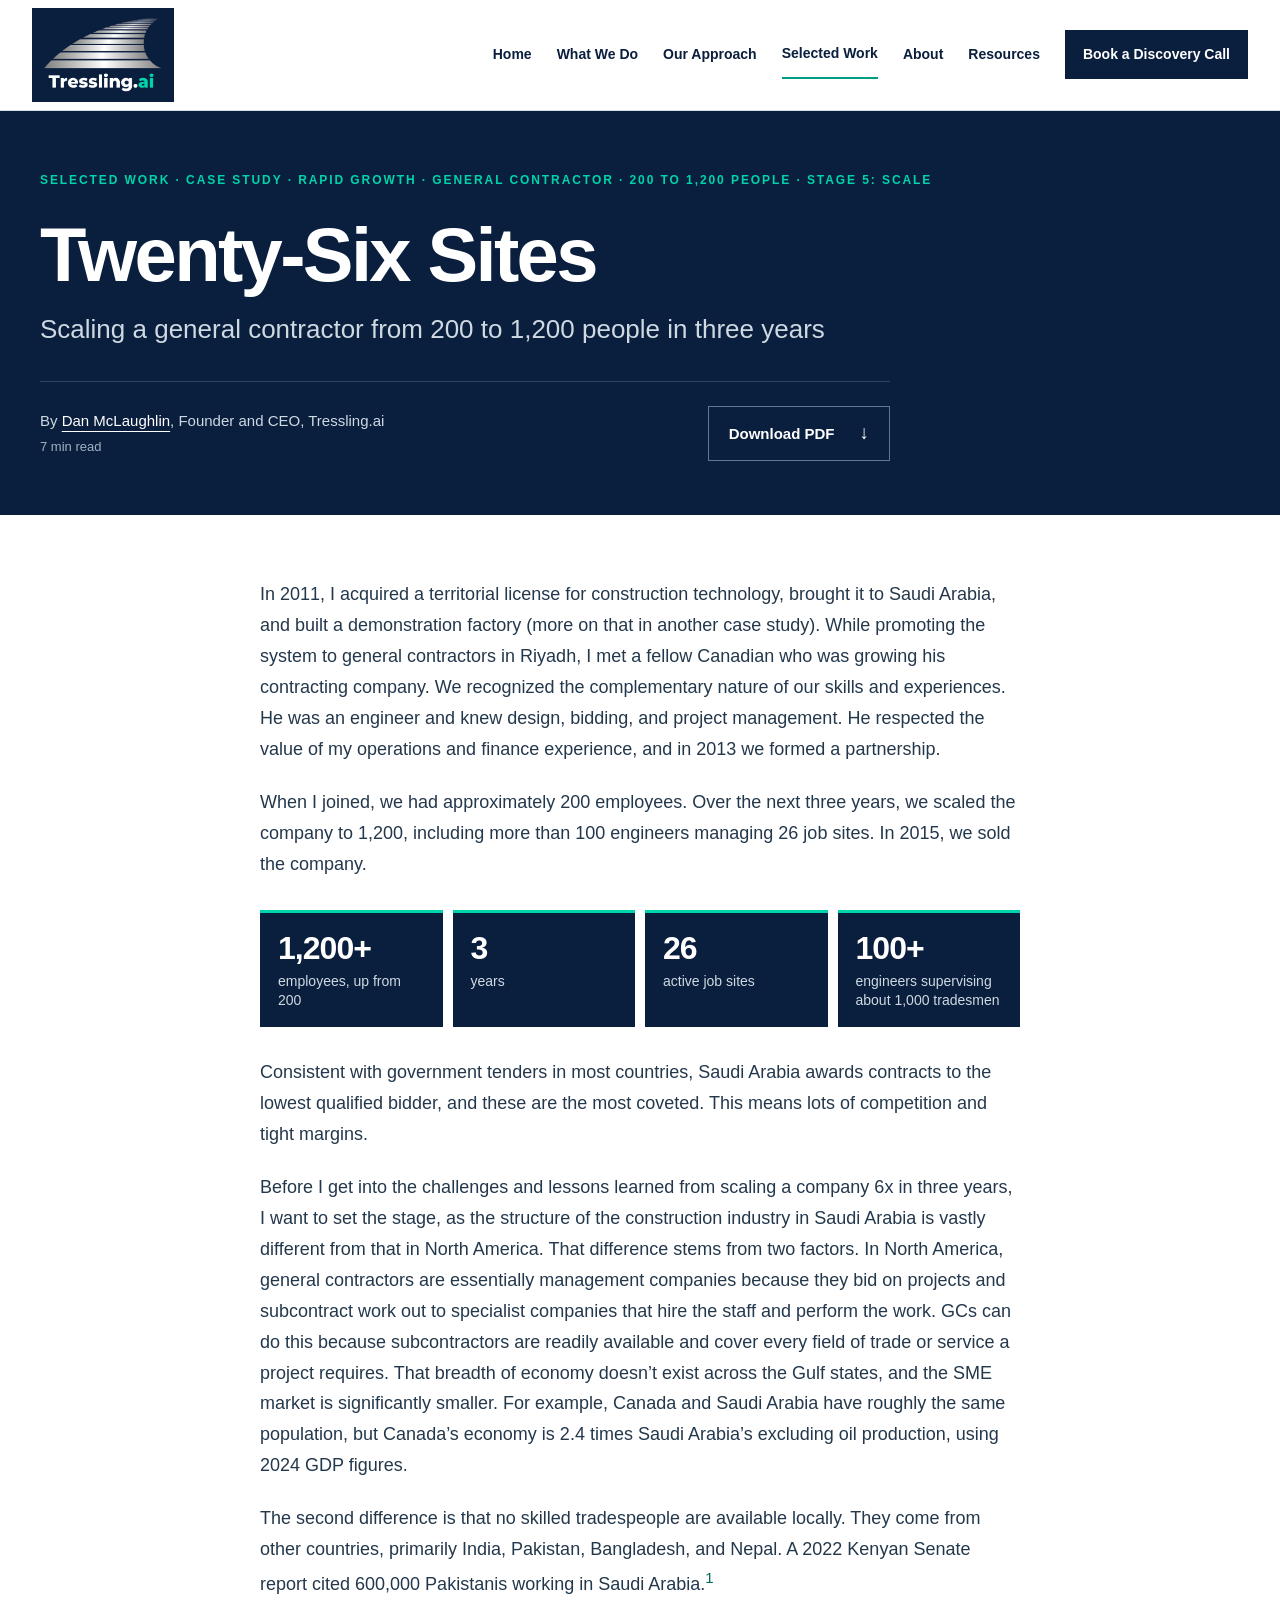
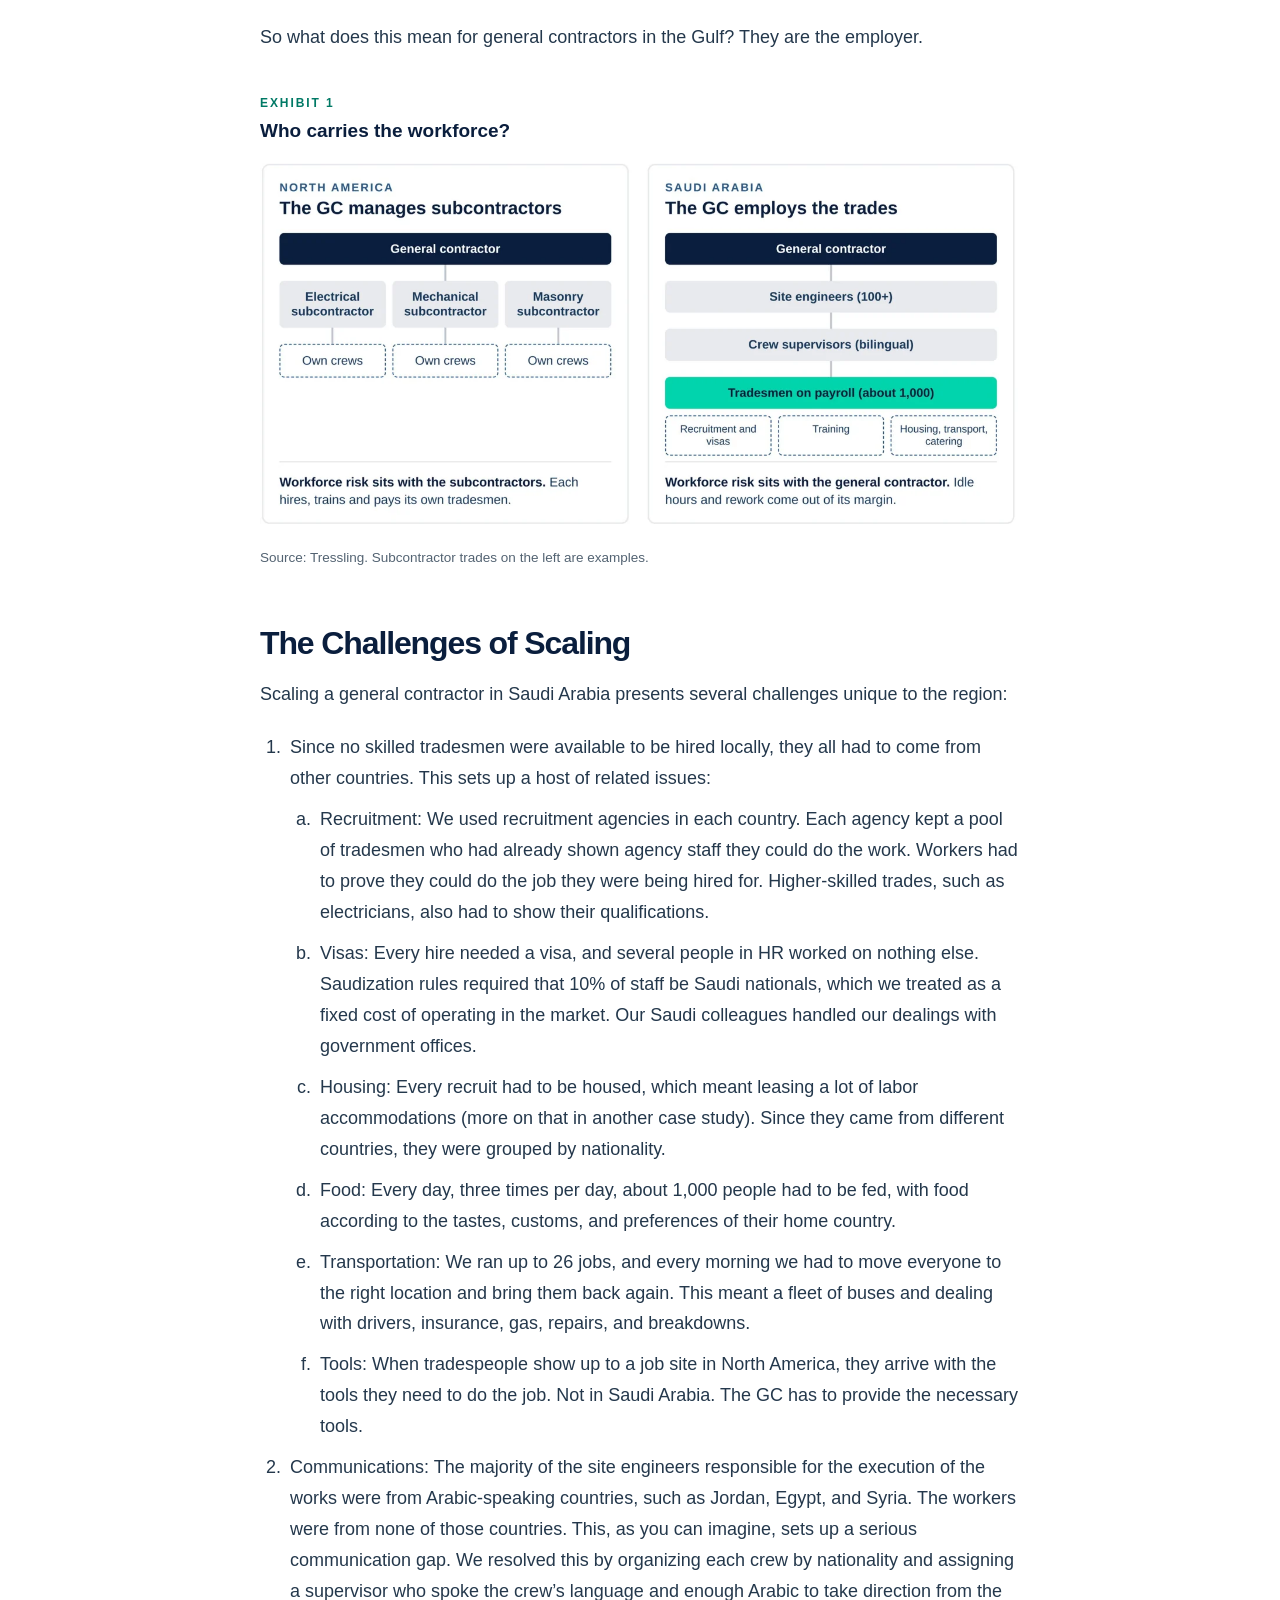
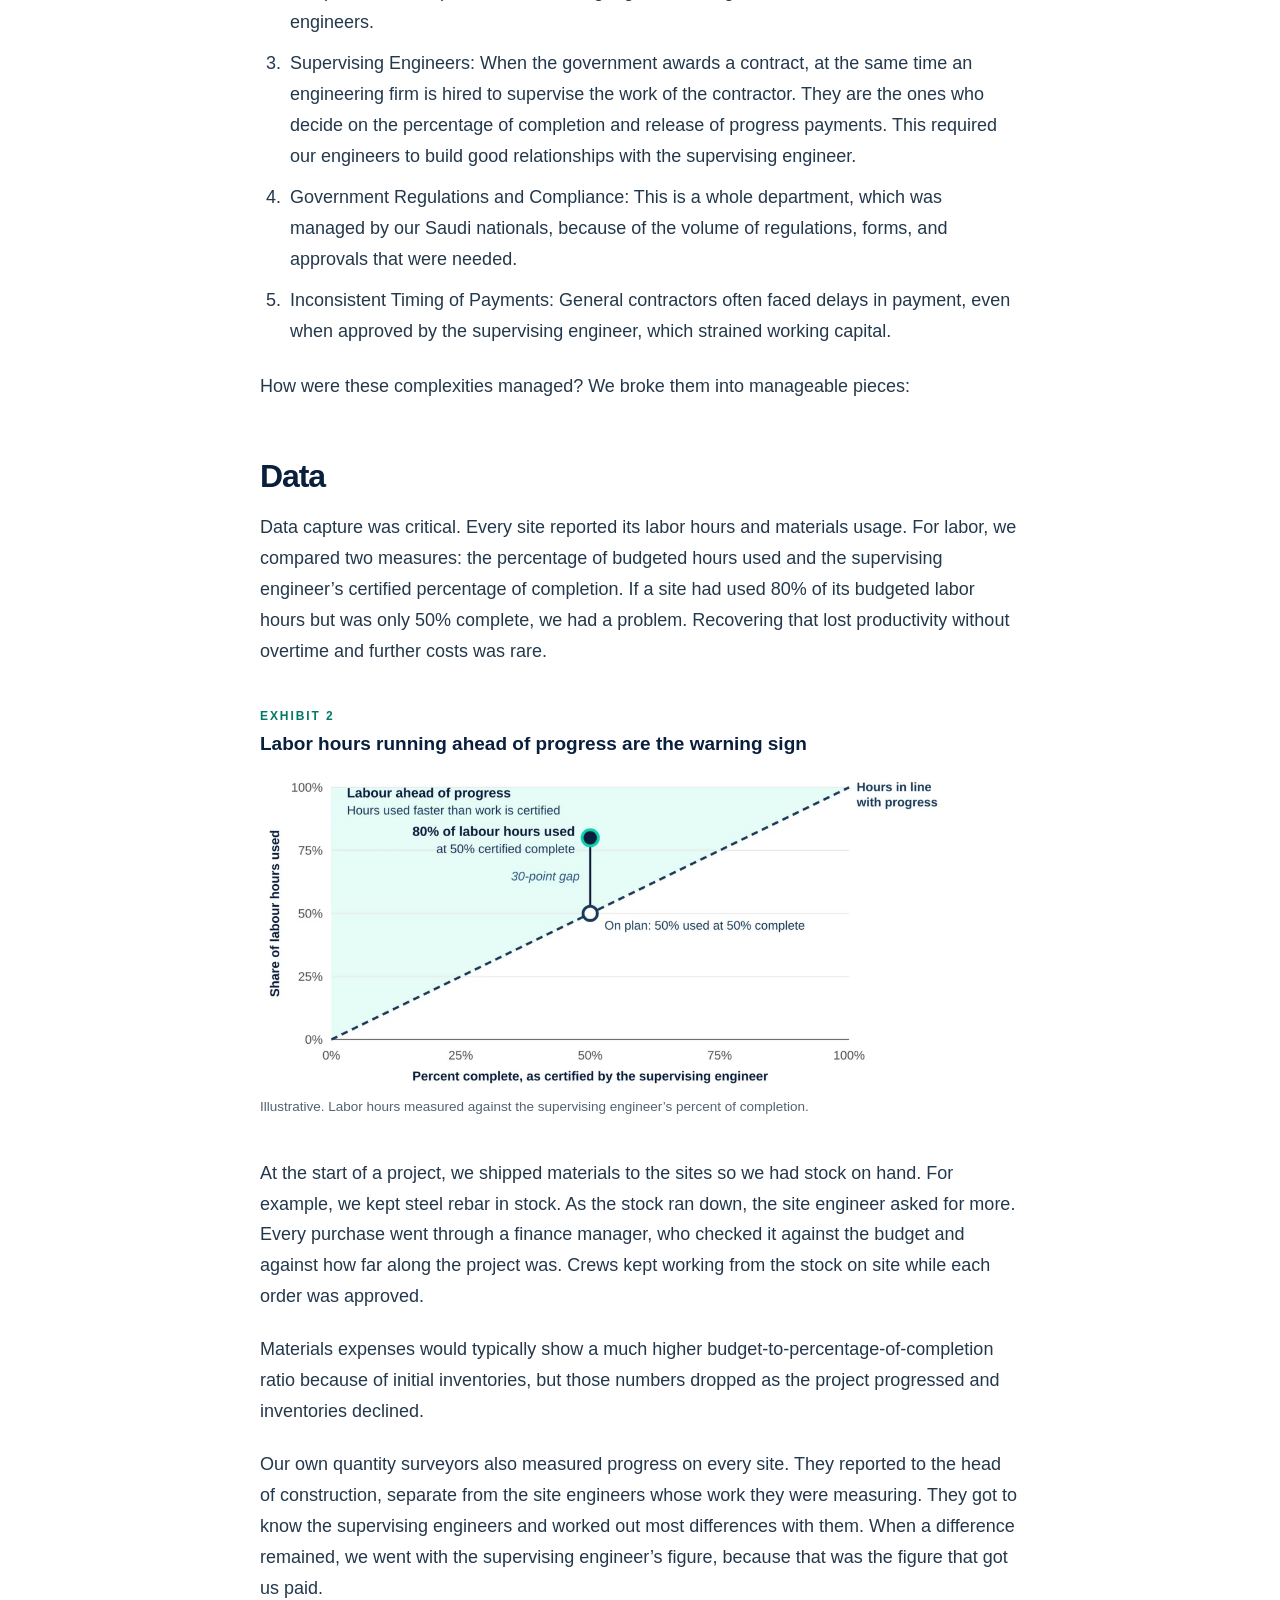
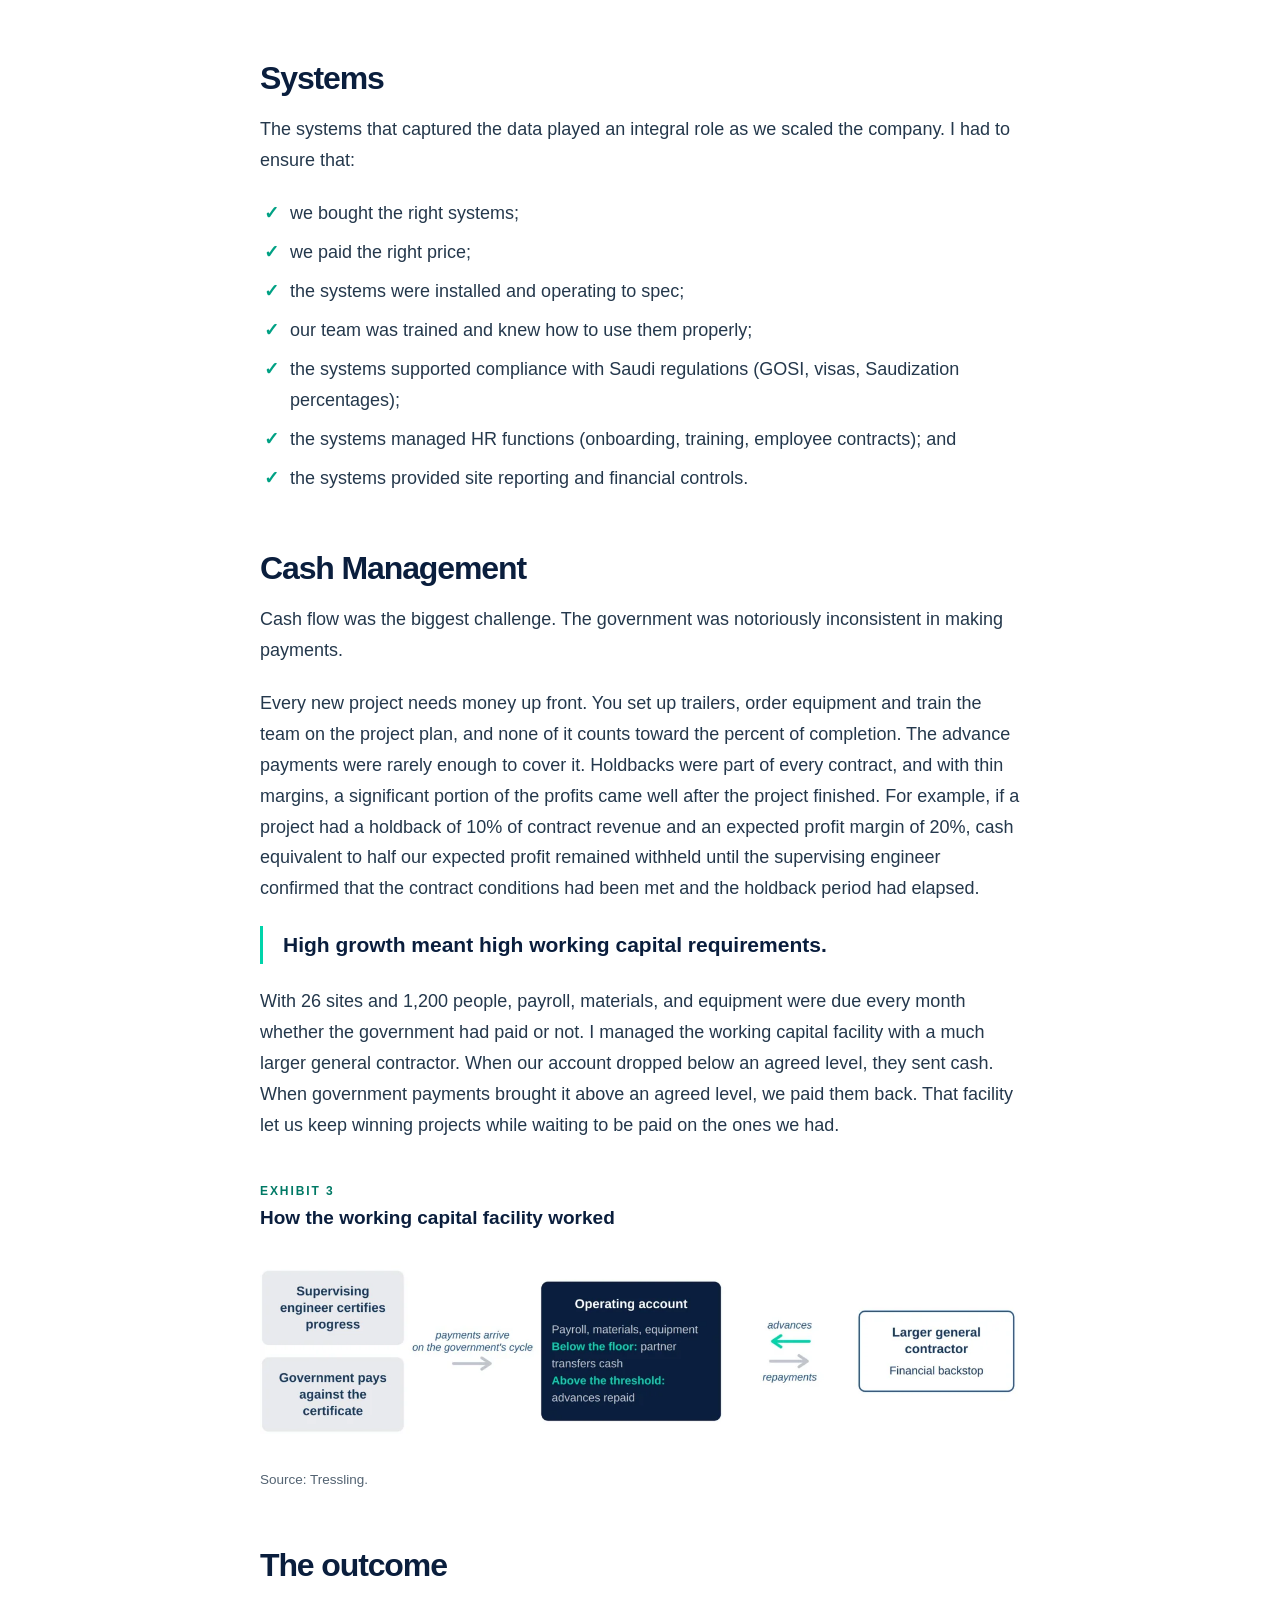
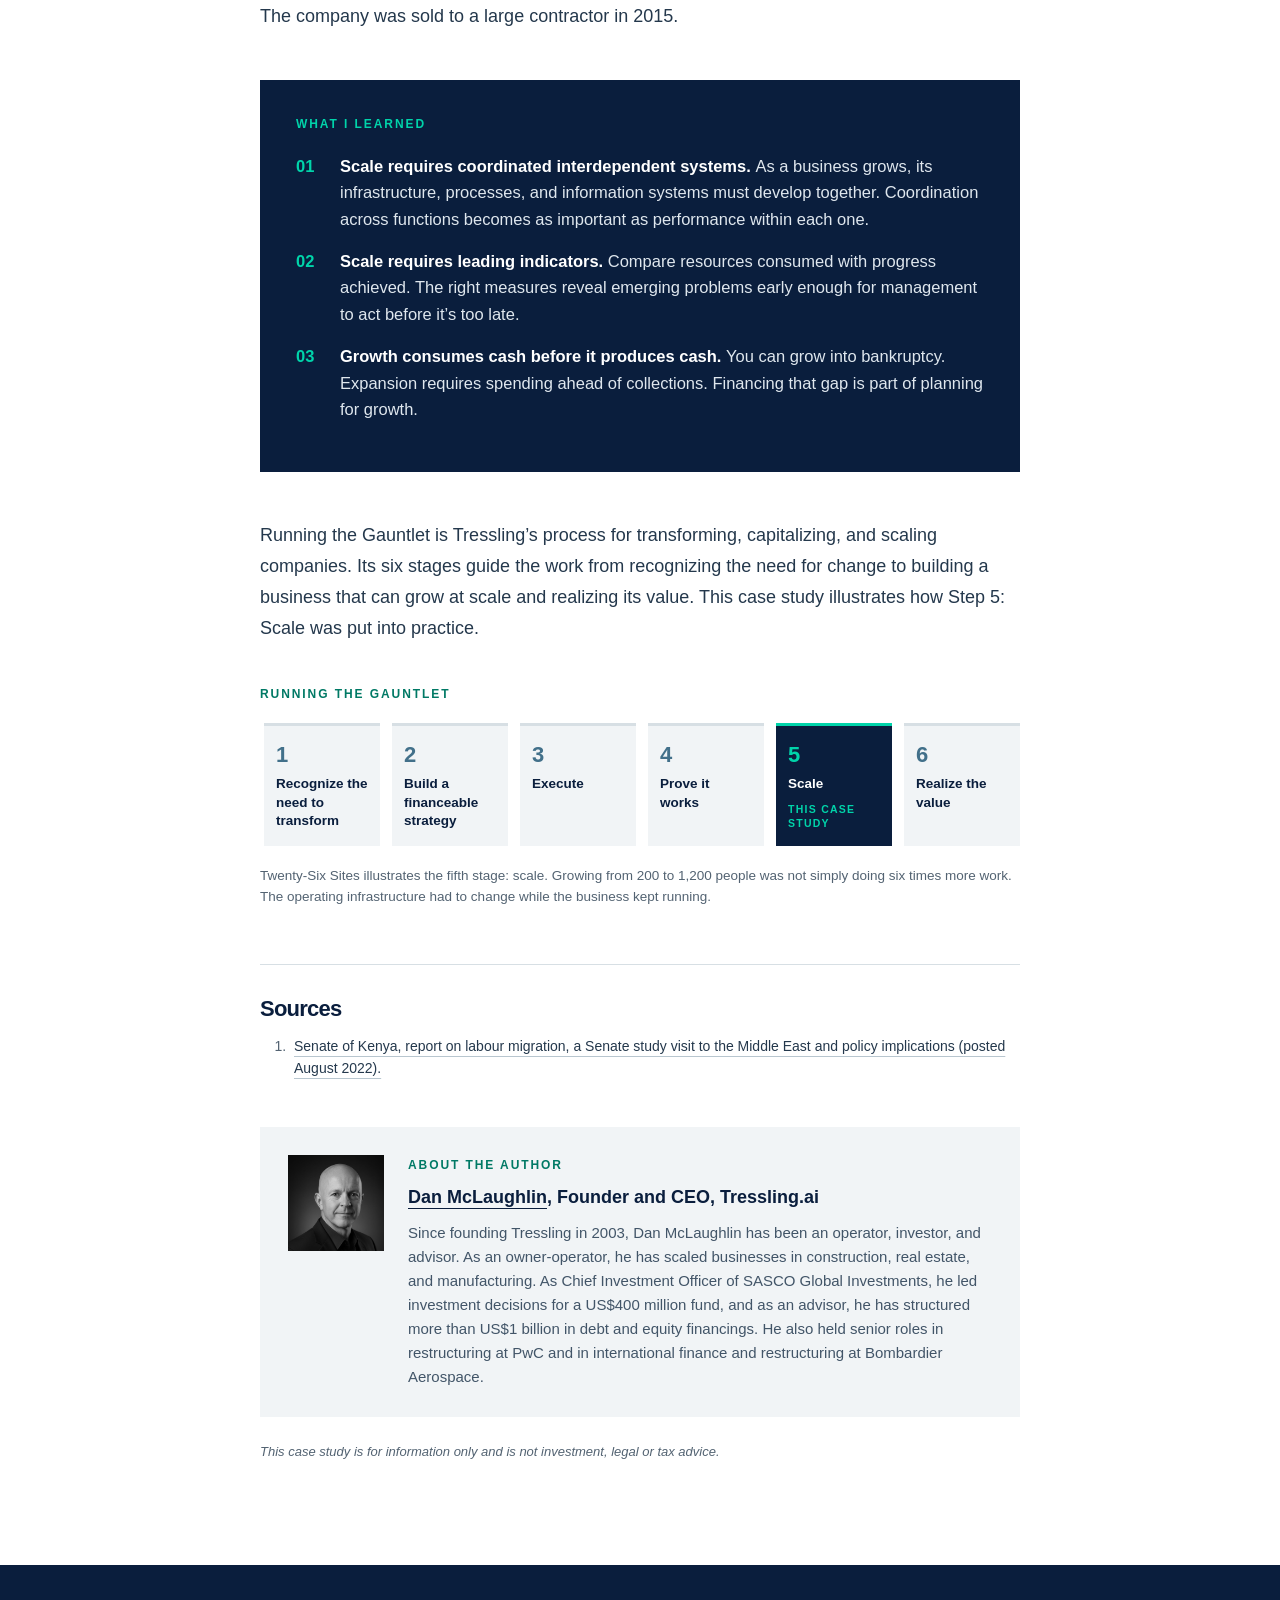
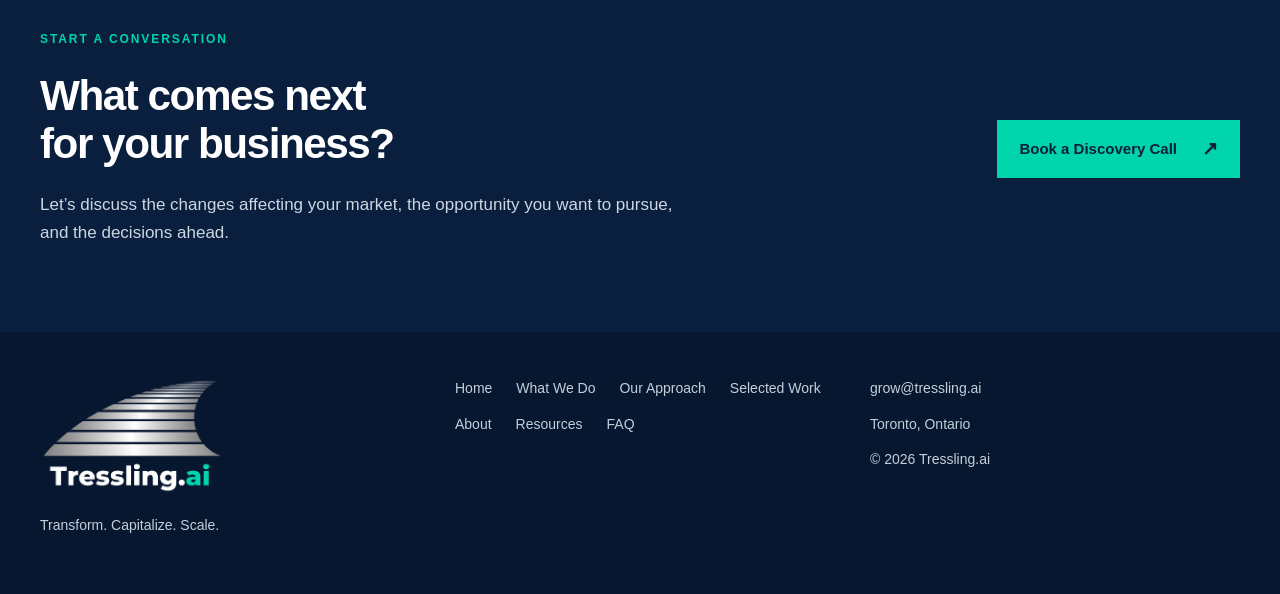
<file: site/twenty-six-sites.html>
<!doctype html><html lang="en"><head><meta charset="utf-8"><meta name="viewport" content="width=device-width, initial-scale=1"><meta name="description" content="A Canadian-owned general contractor in Riyadh grew from 200 to 1,200 people, including more than 100 engineers across 26 job sites, before its sale in 2015. Dan McLaughlin owned logistics, systems and financing."><meta name="author" content="Dan McLaughlin"><meta name="theme-color" content="#0a1e3d"><title>Twenty-Six Sites: Scaling a general contractor from 200 to 1,200 people in three years | Tressling.ai</title><link rel="canonical" href="https://tressling.ai/twenty-six-sites.html"><meta property="og:type" content="article"><meta property="og:site_name" content="Tressling.ai"><meta property="og:title" content="Twenty-Six Sites: Scaling a general contractor from 200 to 1,200 people in three years"><meta property="og:description" content="A Canadian-owned general contractor in Riyadh grew from 200 to 1,200 people, including more than 100 engineers across 26 job sites, before its sale in 2015. Dan McLaughlin owned logistics, systems and financing."><meta property="og:url" content="https://tressling.ai/twenty-six-sites.html"><meta property="og:image" content="https://tressling.ai/assets/tressling-share.png"><meta property="og:image:width" content="1200"><meta property="og:image:height" content="630"><meta property="og:image:alt" content="Tressling.ai logo"><meta name="twitter:card" content="summary_large_image"><link rel="icon" href="assets/favicon.svg" type="image/svg+xml"><link rel="stylesheet" href="assets/site.css"><script defer src="assets/site.js"></script><script type="application/ld+json">{"@context": "https://schema.org", "@type": "Article", "headline": "Twenty-Six Sites", "alternativeHeadline": "Scaling a general contractor from 200 to 1,200 people in three years", "description": "A Canadian-owned general contractor in Riyadh grew from 200 to 1,200 people, including more than 100 engineers across 26 job sites, before its sale in 2015. Dan McLaughlin owned logistics, systems and financing.", "url": "https://tressling.ai/twenty-six-sites.html", "mainEntityOfPage": "https://tressling.ai/twenty-six-sites.html", "image": "https://tressling.ai/assets/covers/Tressling-Case-Study-Twenty-Six-Sites.jpg", "inLanguage": "en", "genre": "Case study", "author": {"@type": "Person", "@id": "https://tressling.ai/about.html#dan", "name": "Dan McLaughlin", "jobTitle": "Founder and CEO", "url": "https://tressling.ai/about.html#dan", "sameAs": ["https://www.linkedin.com/in/danieljmclaughlin"], "worksFor": {"@id": "https://tressling.ai/#organization"}}, "publisher": {"@type": "Organization", "@id": "https://tressling.ai/#organization", "name": "Tressling.ai", "url": "https://tressling.ai/", "logo": {"@type": "ImageObject", "url": "https://tressling.ai/assets/tressling-logo.png"}}, "associatedMedia": {"@type": "MediaObject", "contentUrl": "https://tressling.ai/downloads/Tressling-Case-Study-Twenty-Six-Sites.pdf", "encodingFormat": "application/pdf"}}</script></head><body><a class="skip" href="#main">Skip to content</a><header class="header"><div class="nav-wrap"><a href="index.html" class="brand" aria-label="Tressling.ai home"><img class="brand-logo" src="assets/tressling-logo.png" alt="Tressling.ai"></a><button class="menu-toggle" aria-controls="navigation" aria-expanded="false">Menu <span aria-hidden="true">☰</span></button><nav id="navigation" aria-label="Main navigation"><a href="index.html">Home</a><a href="what-we-do.html">What We Do</a><a href="our-approach.html">Our Approach</a><a href="work.html" aria-current="page">Selected Work</a><a href="about.html">About</a><a href="resources.html">Resources</a><a class="nav-cta" href="discovery-call.html">Book a Discovery Call</a></nav></div></header><main id="main"><article class="article"><header class="page-hero article-hero"><div class="wrap"><p class="eyebrow"><a href="work.html">Selected Work</a> · Case study · Rapid growth · General contractor · 200 to 1,200 people · Stage 5: Scale</p><h1>Twenty-Six Sites</h1><p class="article-sub">Scaling a general contractor from 200 to 1,200 people in three years</p><div class="article-meta"><p>By <a href="about.html#dan">Dan McLaughlin</a>, Founder and CEO, Tressling.ai<br><span>7 min read</span></p><a class="button secondary on-dark" href="downloads/Tressling-Case-Study-Twenty-Six-Sites.pdf" download>Download PDF<span aria-hidden="true">↓</span></a></div></div></header><div class="article-body">
<p>In 2011, I acquired a territorial license for construction technology, brought it to Saudi Arabia, and built a demonstration factory (more on that in another case study). While promoting the system to general contractors in Riyadh, I met a fellow Canadian who was growing his contracting company. We recognized the complementary nature of our skills and experiences. He was an engineer and knew design, bidding, and project management. He respected the value of my operations and finance experience, and in 2013 we formed a partnership.</p>
<p>When I joined, we had approximately 200 employees. Over the next three years, we scaled the company to 1,200, including more than 100 engineers managing 26 job sites. In 2015, we sold the company.</p>
<ul class="stat-tiles"><li><strong>1,200+</strong><span>employees, up from 200</span></li><li><strong>3</strong><span>years</span></li><li><strong>26</strong><span>active job sites</span></li><li><strong>100+</strong><span>engineers supervising about 1,000 tradesmen</span></li></ul>
<p>Consistent with government tenders in most countries, Saudi Arabia awards contracts to the lowest qualified bidder, and these are the most coveted. This means lots of competition and tight margins.</p>
<p>Before I get into the challenges and lessons learned from scaling a company 6x in three years, I want to set the stage, as the structure of the construction industry in Saudi Arabia is vastly different from that in North America. That difference stems from two factors. In North America, general contractors are essentially management companies because they bid on projects and subcontract work out to specialist companies that hire the staff and perform the work. GCs can do this because subcontractors are readily available and cover every field of trade or service a project requires. That breadth of economy doesn’t exist across the Gulf states, and the SME market is significantly smaller. For example, Canada and Saudi Arabia have roughly the same population, but Canada’s economy is 2.4 times Saudi Arabia’s excluding oil production, using 2024 GDP figures.</p>
<p>The second difference is that no skilled tradespeople are available locally. They come from other countries, primarily India, Pakistan, Bangladesh, and Nepal. A 2022 Kenyan Senate report cited 600,000 Pakistanis working in Saudi Arabia.<sup><a href="#source-1">1</a></sup></p>
<p>So what does this mean for general contractors in the Gulf? They are the employer.</p>
<figure class="exhibit" id="exhibit-1"><p class="exhibit-label">Exhibit 1</p><p class="exhibit-title">Who carries the workforce?</p><a class="zoom" href="assets/articles/twenty-six-sites-1.webp" title="Open full-size image"><img src="assets/articles/twenty-six-sites-1.webp" alt="North America: the general contractor manages electrical, mechanical and masonry subcontractors, each with its own crews, so workforce risk sits with the subcontractors. Saudi Arabia: the general contractor employs the trades directly, with more than 100 site engineers, bilingual crew supervisors and about 1,000 tradesmen on payroll, plus recruitment and visas, training, and housing, transport and catering. Workforce risk sits with the general contractor." width="1300" height="648" loading="lazy" decoding="async"></a><figcaption>Source: Tressling. Subcontractor trades on the left are examples.</figcaption></figure>
<h2>The Challenges of Scaling</h2>
<p>Scaling a general contractor in Saudi Arabia presents several challenges unique to the region:</p>
<ol><li>Since no skilled tradesmen were available to be hired locally, they all had to come from other countries. This sets up a host of related issues:<ol class="alpha"><li>Recruitment: We used recruitment agencies in each country. Each agency kept a pool of tradesmen who had already shown agency staff they could do the work. Workers had to prove they could do the job they were being hired for. Higher-skilled trades, such as electricians, also had to show their qualifications.</li><li>Visas: Every hire needed a visa, and several people in HR worked on nothing else. Saudization rules required that 10% of staff be Saudi nationals, which we treated as a fixed cost of operating in the market. Our Saudi colleagues handled our dealings with government offices.</li><li>Housing: Every recruit had to be housed, which meant leasing a lot of labor accommodations (more on that in another case study). Since they came from different countries, they were grouped by nationality.</li><li>Food: Every day, three times per day, about 1,000 people had to be fed, with food according to the tastes, customs, and preferences of their home country.</li><li>Transportation: We ran up to 26 jobs, and every morning we had to move everyone to the right location and bring them back again. This meant a fleet of buses and dealing with drivers, insurance, gas, repairs, and breakdowns.</li><li>Tools: When tradespeople show up to a job site in North America, they arrive with the tools they need to do the job. Not in Saudi Arabia. The GC has to provide the necessary tools.</li></ol></li><li>Communications: The majority of the site engineers responsible for the execution of the works were from Arabic-speaking countries, such as Jordan, Egypt, and Syria. The workers were from none of those countries. This, as you can imagine, sets up a serious communication gap. We resolved this by organizing each crew by nationality and assigning a supervisor who spoke the crew’s language and enough Arabic to take direction from the engineers.</li><li>Supervising Engineers: When the government awards a contract, at the same time an engineering firm is hired to supervise the work of the contractor. They are the ones who decide on the percentage of completion and release of progress payments. This required our engineers to build good relationships with the supervising engineer.</li><li>Government Regulations and Compliance: This is a whole department, which was managed by our Saudi nationals, because of the volume of regulations, forms, and approvals that were needed.</li><li>Inconsistent Timing of Payments: General contractors often faced delays in payment, even when approved by the supervising engineer, which strained working capital.</li></ol>
<p>How were these complexities managed? We broke them into manageable pieces:</p>
<h2>Data</h2>
<p>Data capture was critical. Every site reported its labor hours and materials usage. For labor, we compared two measures: the percentage of budgeted hours used and the supervising engineer’s certified percentage of completion. If a site had used 80% of its budgeted labor hours but was only 50% complete, we had a problem. Recovering that lost productivity without overtime and further costs was rare.</p>
<figure class="exhibit" id="exhibit-2"><p class="exhibit-label">Exhibit 2</p><p class="exhibit-title">Labor hours running ahead of progress are the warning sign</p><a class="zoom" href="assets/articles/twenty-six-sites-2.webp" title="Open full-size image"><img src="assets/articles/twenty-six-sites-2.webp" alt="Chart of the share of labour hours used against percent complete as certified by the supervising engineer. On plan, 50 percent of hours are used at 50 percent complete. The warning case shows 80 percent of labour hours used at 50 percent certified complete, a 30-point gap." width="1300" height="537" loading="lazy" decoding="async"></a><figcaption>Illustrative. Labor hours measured against the supervising engineer’s percent of completion.</figcaption></figure>
<p>At the start of a project, we shipped materials to the sites so we had stock on hand. For example, we kept steel rebar in stock. As the stock ran down, the site engineer asked for more. Every purchase went through a finance manager, who checked it against the budget and against how far along the project was. Crews kept working from the stock on site while each order was approved.</p>
<p>Materials expenses would typically show a much higher budget-to-percentage-of-completion ratio because of initial inventories, but those numbers dropped as the project progressed and inventories declined.</p>
<p>Our own quantity surveyors also measured progress on every site. They reported to the head of construction, separate from the site engineers whose work they were measuring. They got to know the supervising engineers and worked out most differences with them. When a difference remained, we went with the supervising engineer’s figure, because that was the figure that got us paid.</p>
<h2>Systems</h2>
<p>The systems that captured the data played an integral role as we scaled the company. I had to ensure that:</p>
<ul class="checks"><li>we bought the right systems;</li><li>we paid the right price;</li><li>the systems were installed and operating to spec;</li><li>our team was trained and knew how to use them properly;</li><li>the systems supported compliance with Saudi regulations (GOSI, visas, Saudization percentages);</li><li>the systems managed HR functions (onboarding, training, employee contracts); and</li><li>the systems provided site reporting and financial controls.</li></ul>
<h2>Cash Management</h2>
<p>Cash flow was the biggest challenge. The government was notoriously inconsistent in making payments.</p>
<p>Every new project needs money up front. You set up trailers, order equipment and train the team on the project plan, and none of it counts toward the percent of completion. The advance payments were rarely enough to cover it. Holdbacks were part of every contract, and with thin margins, a significant portion of the profits came well after the project finished. For example, if a project had a holdback of 10% of contract revenue and an expected profit margin of 20%, cash equivalent to half our expected profit remained withheld until the supervising engineer confirmed that the contract conditions had been met and the holdback period had elapsed.</p>
<p class="callout"><strong>High growth meant high working capital requirements.</strong></p>
<p>With 26 sites and 1,200 people, payroll, materials, and equipment were due every month whether the government had paid or not. I managed the working capital facility with a much larger general contractor. When our account dropped below an agreed level, they sent cash. When government payments brought it above an agreed level, we paid them back. That facility let us keep winning projects while waiting to be paid on the ones we had.</p>
<figure class="exhibit" id="exhibit-3"><p class="exhibit-label">Exhibit 3</p><p class="exhibit-title">How the working capital facility worked</p><a class="zoom" href="assets/articles/twenty-six-sites-3.webp" title="Open full-size image"><img src="assets/articles/twenty-six-sites-3.webp" alt="The supervising engineer certifies progress and the government pays against the certificate, so payments arrive on the government’s cycle into the operating account that covers payroll, materials and equipment. Below the floor, the larger general contractor, acting as financial backstop, advances cash. Above the threshold, the advances are repaid." width="1300" height="365" loading="lazy" decoding="async"></a><figcaption>Source: Tressling.</figcaption></figure>
<h2>The outcome</h2>
<p>The company was sold to a large contractor in 2015.</p>
<aside class="takeaways" aria-labelledby="takeaways-title"><p class="eyebrow" id="takeaways-title">What I learned</p><ol><li><strong>Scale requires coordinated interdependent systems. </strong>As a business grows, its infrastructure, processes, and information systems must develop together. Coordination across functions becomes as important as performance within each one.</li><li><strong>Scale requires leading indicators. </strong>Compare resources consumed with progress achieved. The right measures reveal emerging problems early enough for management to act before it’s too late.</li><li><strong>Growth consumes cash before it produces cash. </strong>You can grow into bankruptcy. Expansion requires spending ahead of collections. Financing that gap is part of planning for growth.</li></ol></aside>
<p>Running the Gauntlet is Tressling’s process for transforming, capitalizing, and scaling companies. Its six stages guide the work from recognizing the need for change to building a business that can grow at scale and realizing its value. This case study illustrates how Step 5: Scale was put into practice.</p>
<figure class="gauntlet-strip" aria-label="Running the gauntlet"><p class="exhibit-label">Running the gauntlet</p><ol><li><a href="our-approach.html#step-1"><span class="n">1</span>Recognize the need to transform</a></li><li><a href="our-approach.html#step-2"><span class="n">2</span>Build a financeable strategy</a></li><li><a href="our-approach.html#step-3"><span class="n">3</span>Execute</a></li><li><a href="our-approach.html#step-4"><span class="n">4</span>Prove it works</a></li><li class="current" aria-current="step"><a href="our-approach.html#step-5"><span class="n">5</span>Scale<span class="here">This case study</span></a></li><li><a href="our-approach.html#step-6"><span class="n">6</span>Realize the value</a></li></ol><figcaption>Twenty-Six Sites illustrates the fifth stage: scale. Growing from 200 to 1,200 people was not simply doing six times more  work. The operating infrastructure had to change while the business kept running.</figcaption></figure>
<section class="sources" aria-labelledby="sources-title"><h2 id="sources-title">Sources</h2><ol><li id="source-1" value="1"><a href="https://parliament.go.ke/sites/default/files/2022-08/Report%20on%20Labour%20Migration%20senate%20study%20visit%20to%20Middle%20East%20%26%20Policy%20Implications.pdf" rel="noopener">Senate of Kenya, report on labour migration, a Senate study visit to the Middle East and policy implications (posted August 2022).</a></li></ol></section>
<section class="author-box" aria-label="About the author"><img src="assets/dan.jpg" alt="Dan McLaughlin" width="96" height="96" loading="lazy"><div><p class="eyebrow">About the author</p><p class="author-name"><a href="about.html#dan">Dan McLaughlin</a>, Founder and CEO, Tressling.ai</p><p>Since founding Tressling in 2003, Dan McLaughlin has been an operator, investor, and advisor. As an owner-operator, he has scaled businesses in construction, real estate, and manufacturing. As Chief Investment Officer of SASCO Global Investments, he led investment decisions for a US$400 million fund, and as an advisor, he has structured more than US$1 billion in debt and equity financings. He also held senior roles in restructuring at PwC and in international finance and restructuring at Bombardier Aerospace.</p></div></section>
<p class="disclaimer">This case study is for information only and is not investment, legal or tax advice.</p>
</div></article><section class="cta"><div class="wrap cta-inner"><div><p class="eyebrow">Start a conversation</p><h2>What comes next<br>for your business?</h2><p>Let’s discuss the changes affecting your market, the opportunity you want to pursue, and the decisions ahead.</p></div><a class="button" href="discovery-call.html">Book a Discovery Call<span aria-hidden="true">↗</span></a></div></section></main><footer><div class="wrap footer-grid"><div><a class="brand" href="index.html"><img class="brand-logo" src="assets/tressling-logo.png" alt="Tressling.ai"></a><p>Transform. Capitalize. Scale.</p></div><nav aria-label="Footer navigation"><a href="index.html">Home</a><a href="what-we-do.html">What We Do</a><a href="our-approach.html">Our Approach</a><a href="work.html">Selected Work</a><a href="about.html">About</a><a href="resources.html">Resources</a><a href="faq.html">FAQ</a></nav><div><a href="mailto:grow@tressling.ai">grow@tressling.ai</a><p>Toronto, Ontario</p><p>© 2026 Tressling.ai</p></div></div></footer></body></html>
</file>
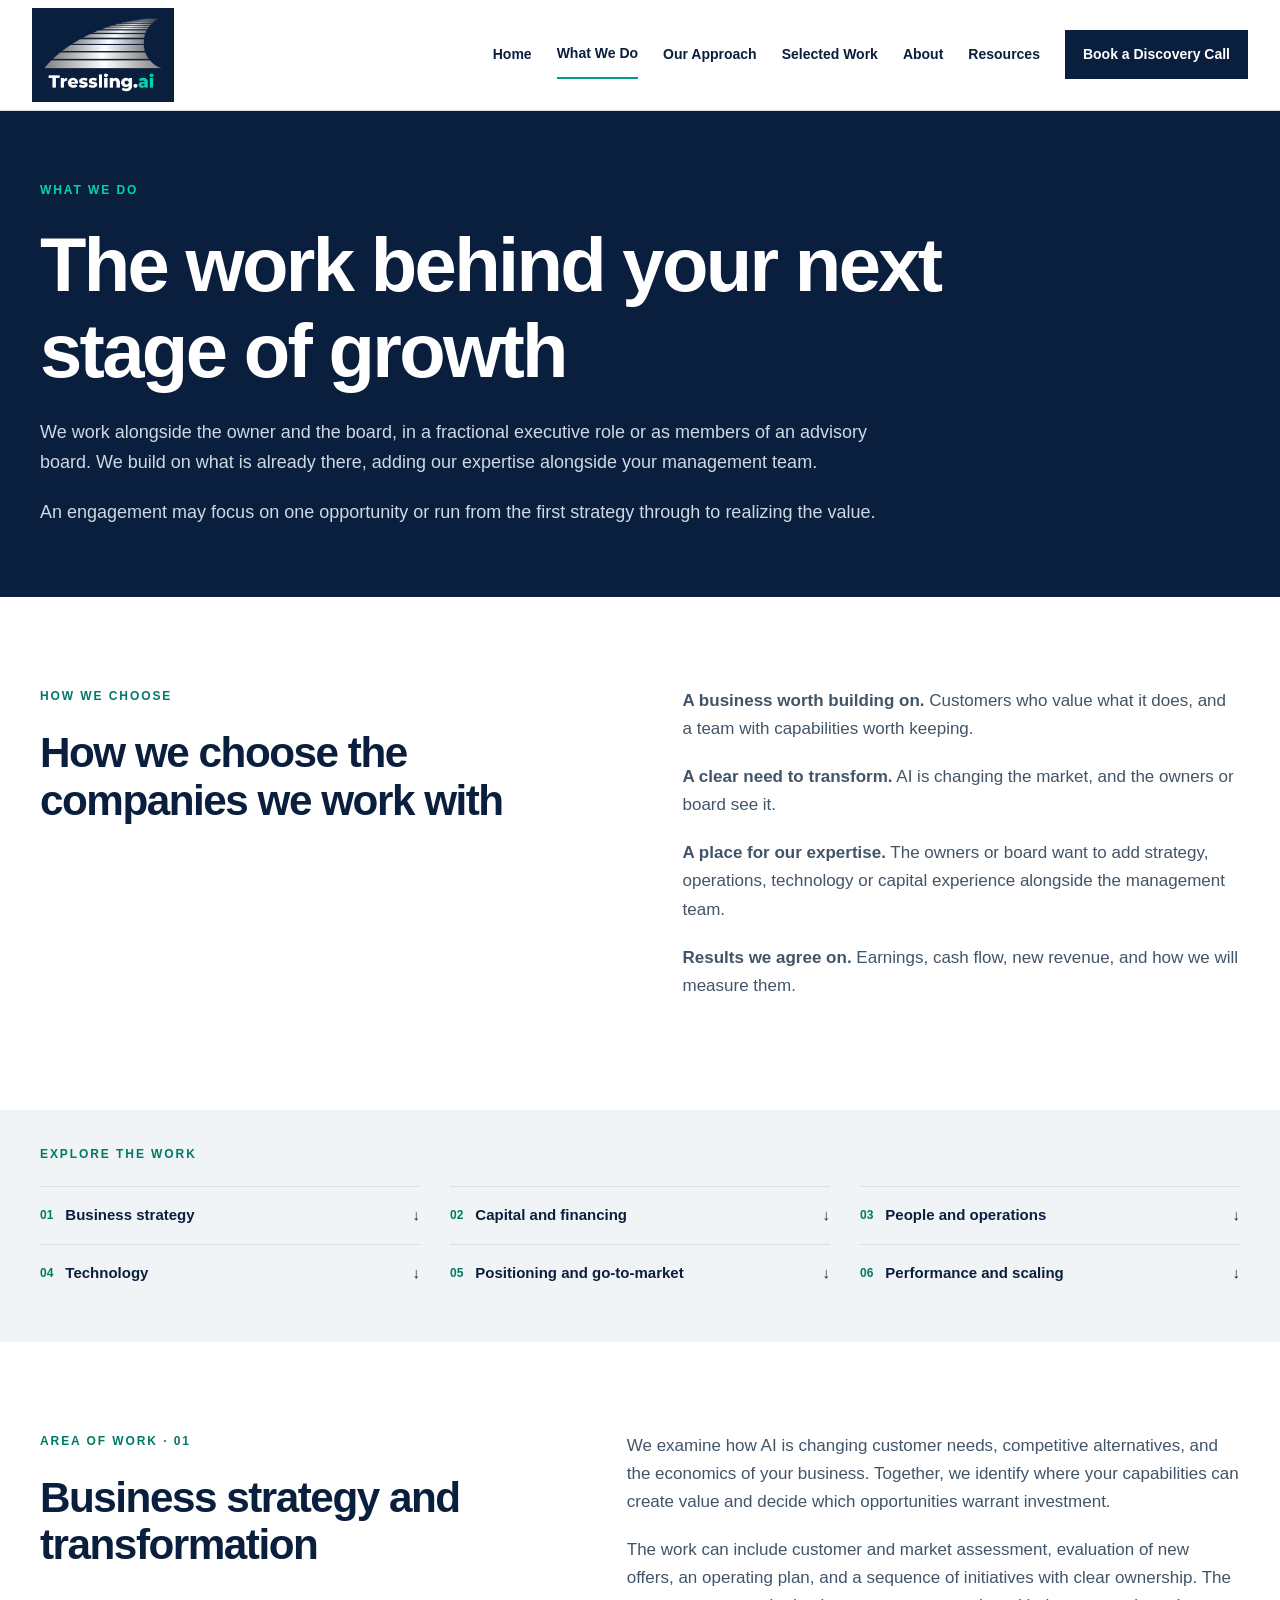
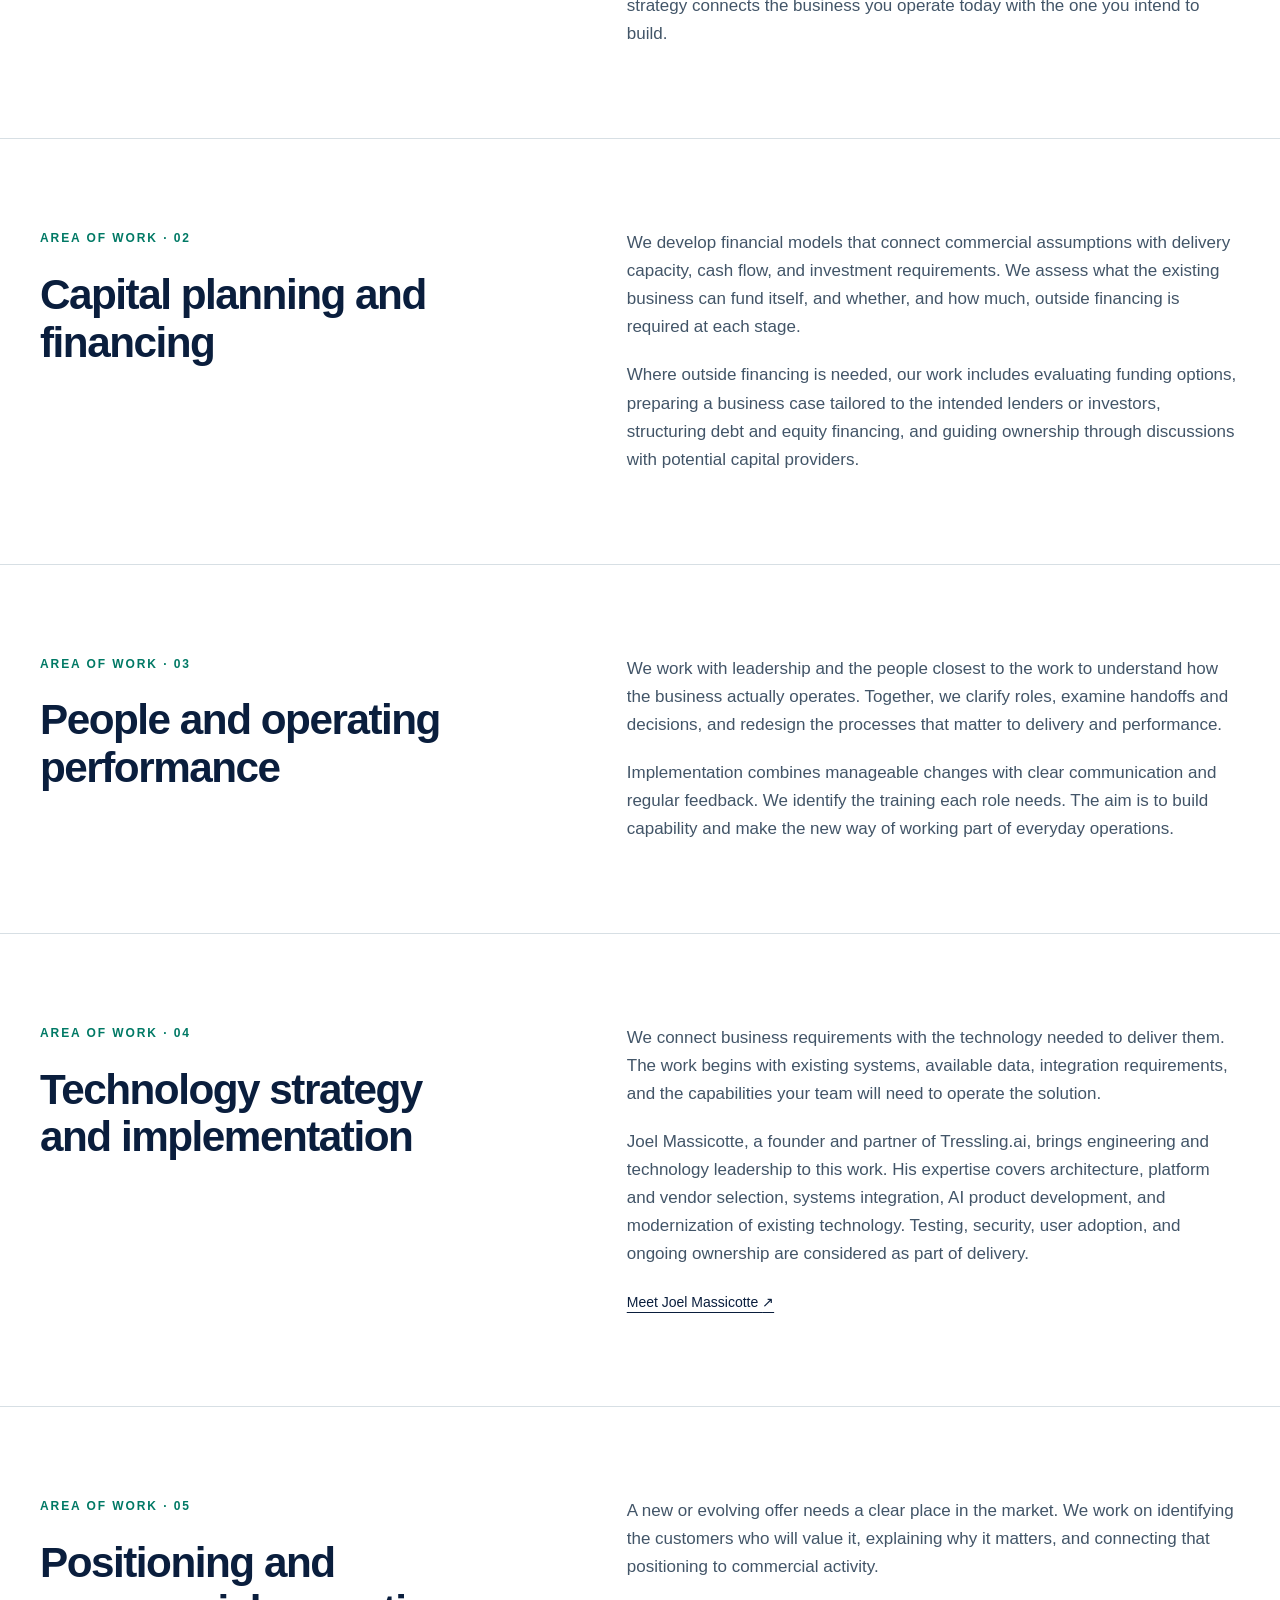
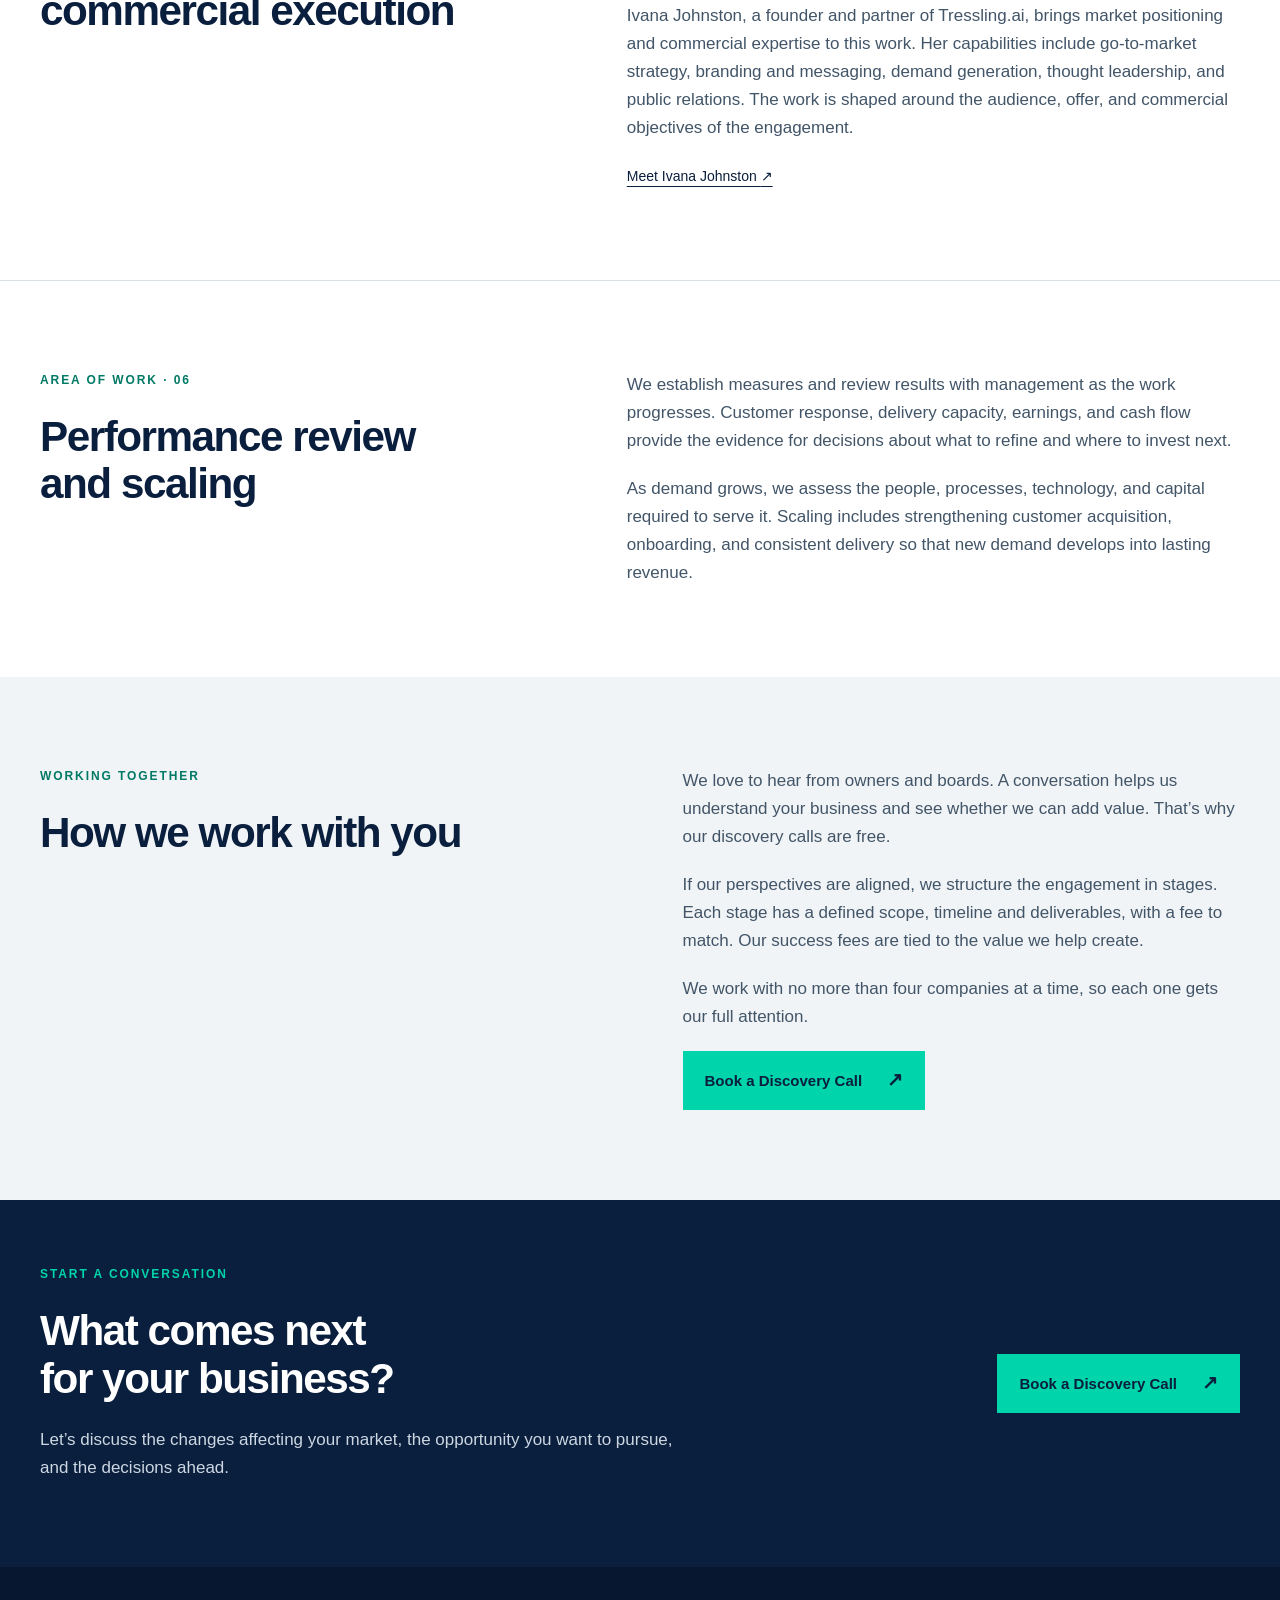
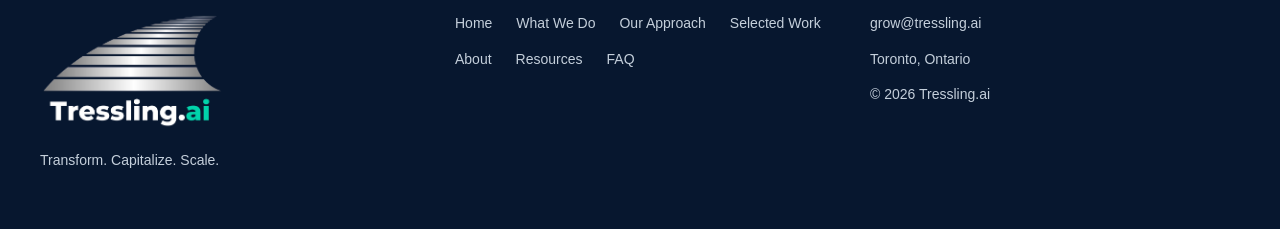
<file: site/what-we-do.html>
<!doctype html><html lang="en"><head><meta charset="utf-8"><meta name="viewport" content="width=device-width, initial-scale=1"><meta name="description" content="We link the opportunities AI creates to your business, refine the strategy to capture them, transform processes to match, and make sure the capital is in place."><meta name="theme-color" content="#0a1e3d"><title>How We Work With Owners and Boards | Tressling.ai</title><link rel="canonical" href="https://tressling.ai/what-we-do.html"><meta property="og:type" content="website"><meta property="og:site_name" content="Tressling.ai"><meta property="og:title" content="How We Work With Owners and Boards | Tressling.ai"><meta property="og:description" content="We link the opportunities AI creates to your business, refine the strategy to capture them, transform processes to match, and make sure the capital is in place."><meta property="og:url" content="https://tressling.ai/what-we-do.html"><meta property="og:image" content="https://tressling.ai/assets/tressling-share.png"><meta property="og:image:width" content="1200"><meta property="og:image:height" content="630"><meta property="og:image:alt" content="Tressling.ai logo"><meta name="twitter:card" content="summary_large_image"><link rel="icon" href="assets/favicon.svg" type="image/svg+xml"><link rel="stylesheet" href="assets/site.css"><script defer src="assets/site.js"></script><script type="application/ld+json" id="site-graph">{"@context":"https://schema.org","@graph":[{"@type":"Organization","@id":"https://tressling.ai/#organization","name":"Tressling.ai","alternateName":"Tressling","url":"https://tressling.ai/","logo":"https://tressling.ai/assets/tressling-logo.png","email":"grow@tressling.ai","slogan":"Transform. Capitalize. Scale.","description":"Tressling.ai works with select business owners and boards to protect what they’ve built, stay relevant to their customers, and grow. Our compensation is largely based on the value we help create.","foundingDate":"2003","address":{"@type":"PostalAddress","addressLocality":"Toronto","addressRegion":"ON","addressCountry":"CA"},"areaServed":[{"@type":"AdministrativeArea","name":"Ontario"},{"@type":"Country","name":"Canada"}],"founder":[{"@id":"https://tressling.ai/about.html#dan"},{"@id":"https://tressling.ai/about.html#joel"},{"@id":"https://tressling.ai/about.html#ivana"}],"sameAs":["https://www.linkedin.com/company/2098420/","https://danmclaughlin7007.substack.com/"]},{"@type":"Person","@id":"https://tressling.ai/about.html#dan","name":"Dan McLaughlin","jobTitle":"Founder and CEO","worksFor":{"@id":"https://tressling.ai/#organization"},"url":"https://tressling.ai/about.html#dan","image":"https://tressling.ai/assets/dan.jpg","alumniOf":{"@type":"CollegeOrUniversity","name":"Schulich School of Business, York University"},"description":"Operator, investor and advisor. Scaled businesses in construction, real estate and manufacturing, including a contracting business that grew from 200 to 1,200 people in three years. Former Chief Investment Officer of SASCO Global Investments, where he led investment decisions for a US$400 million fund. Has structured more than US$1 billion in debt and equity financing. Held senior restructuring roles at PwC and in international finance and restructuring at Bombardier Aerospace.","knowsAbout":["Business transformation","Growth financing","Capital raising","Restructuring","Scaling operations","Construction","Manufacturing"],"sameAs":["https://www.linkedin.com/in/danieljmclaughlin"]},{"@type":"Person","@id":"https://tressling.ai/about.html#joel","name":"Joel Massicotte","jobTitle":"Founder and Partner","worksFor":{"@id":"https://tressling.ai/#organization"},"url":"https://tressling.ai/about.html#joel","image":"https://tressling.ai/assets/joel.webp","knowsAbout":["Technology strategy","System architecture","Systems integration","AI product development","Cloud migration"],"sameAs":["https://www.linkedin.com/in/joelmassicotte/","https://evolvethen.com/"]},{"@type":"Person","@id":"https://tressling.ai/about.html#ivana","name":"Ivana Johnston","jobTitle":"Founder and Partner","worksFor":{"@id":"https://tressling.ai/#organization"},"url":"https://tressling.ai/about.html#ivana","image":"https://tressling.ai/assets/ivana.jpg","knowsAbout":["Market positioning","Go-to-market strategy","B2B technology marketing","Thought leadership"],"sameAs":["https://www.linkedin.com/in/ivanacj/","https://ivanajohnston.com/","https://www.puzzlepartner.co/"]},{"@type":"WebSite","@id":"https://tressling.ai/#website","url":"https://tressling.ai/","name":"Tressling.ai","publisher":{"@id":"https://tressling.ai/#organization"},"inLanguage":"en"}]}</script></head><body><a class="skip" href="#main">Skip to content</a><header class="header"><div class="nav-wrap"><a href="index.html" class="brand" aria-label="Tressling.ai home"><img class="brand-logo" src="assets/tressling-logo.png" alt="Tressling.ai"></a><button class="menu-toggle" aria-controls="navigation" aria-expanded="false">Menu <span aria-hidden="true">☰</span></button><nav id="navigation" aria-label="Main navigation"><a href="index.html">Home</a><a href="what-we-do.html" aria-current="page">What We Do</a><a href="our-approach.html">Our Approach</a><a href="work.html">Selected Work</a><a href="about.html">About</a><a href="resources.html">Resources</a><a class="nav-cta" href="discovery-call.html">Book a Discovery Call</a></nav></div></header><main id="main"><section class="page-hero"><div class="wrap"><p class="eyebrow">What We Do</p><h1>The work behind your next stage of growth</h1><div class="intro"><p>We work alongside the owner and the board, in a fractional executive role or as members of an advisory board. We build on what is already there, adding our expertise alongside your management team.</p><p>An engagement may focus on one opportunity or run from the first strategy through to realizing the value.</p></div></div></section><section class="section" id="how-we-choose"><div class="wrap split"><div><p class="eyebrow">How we choose</p><h2>How we choose the companies we work with</h2></div><div class="prose"><p><strong>A business worth building on.</strong> Customers who value what it does, and a team with capabilities worth keeping.</p><p><strong>A clear need to transform.</strong> AI is changing the market, and the owners or board see it.</p><p><strong>A place for our expertise.</strong> The owners or board want to add strategy, operations, technology or capital experience alongside the management team.</p><p><strong>Results we agree on.</strong> Earnings, cash flow, new revenue, and how we will measure them.</p></div></div></section><section class="capability-directory pale"><div class="wrap"><p class="eyebrow">Explore the work</p><nav aria-label="Areas of work"><a href="#capability-1"><span>01</span>Business strategy<span aria-hidden="true">↓</span></a><a href="#capability-2"><span>02</span>Capital and financing<span aria-hidden="true">↓</span></a><a href="#capability-3"><span>03</span>People and operations<span aria-hidden="true">↓</span></a><a href="#capability-4"><span>04</span>Technology<span aria-hidden="true">↓</span></a><a href="#capability-5"><span>05</span>Positioning and go-to-market<span aria-hidden="true">↓</span></a><a href="#capability-6"><span>06</span>Performance and scaling<span aria-hidden="true">↓</span></a></nav></div></section><section class="section capability" id="capability-1"><div class="wrap split"><div><p class="eyebrow">Area of work · 01</p><h2>Business strategy and transformation</h2></div><div class="prose"><p>We examine how AI is changing customer needs, competitive alternatives, and the economics of your business. Together, we identify where your capabilities can create value and decide which opportunities warrant investment.</p><p>The work can include customer and market assessment, evaluation of new offers, an operating plan, and a sequence of initiatives with clear ownership. The strategy connects the business you operate today with the one you intend to build.</p></div></div></section><section class="section capability" id="capability-2"><div class="wrap split"><div><p class="eyebrow">Area of work · 02</p><h2>Capital planning and financing</h2></div><div class="prose"><p>We develop financial models that connect commercial assumptions with delivery capacity, cash flow, and investment requirements. We assess what the existing business can fund itself, and whether, and how much, outside financing is required at each stage.</p><p>Where outside financing is needed, our work includes evaluating funding options, preparing a business case tailored to the intended lenders or investors, structuring debt and equity financing, and guiding ownership through discussions with potential capital providers.</p></div></div></section><section class="section capability" id="capability-3"><div class="wrap split"><div><p class="eyebrow">Area of work · 03</p><h2>People and operating performance</h2></div><div class="prose"><p>We work with leadership and the people closest to the work to understand how the business actually operates. Together, we clarify roles, examine handoffs and decisions, and redesign the processes that matter to delivery and performance.</p><p>Implementation combines manageable changes with clear communication and regular feedback. We identify the training each role needs. The aim is to build capability and make the new way of working part of everyday operations.</p></div></div></section><section class="section capability" id="capability-4"><div class="wrap split"><div><p class="eyebrow">Area of work · 04</p><h2>Technology strategy and implementation</h2></div><div class="prose"><p>We connect business requirements with the technology needed to deliver them. The work begins with existing systems, available data, integration requirements, and the capabilities your team will need to operate the solution.</p><p>Joel Massicotte, a founder and partner of Tressling.ai, brings engineering and technology leadership to this work. His expertise covers architecture, platform and vendor selection, systems integration, AI product development, and modernization of existing technology. Testing, security, user adoption, and ongoing ownership are considered as part of delivery.</p><a class="text-link" href="about.html#joel">Meet Joel Massicotte <span aria-hidden="true">↗</span></a></div></div></section><section class="section capability" id="capability-5"><div class="wrap split"><div><p class="eyebrow">Area of work · 05</p><h2>Positioning and commercial execution</h2></div><div class="prose"><p>A new or evolving offer needs a clear place in the market. We work on identifying the customers who will value it, explaining why it matters, and connecting that positioning to commercial activity.</p><p>Ivana Johnston, a founder and partner of Tressling.ai, brings market positioning and commercial expertise to this work. Her capabilities include go-to-market strategy, branding and messaging, demand generation, thought leadership, and public relations. The work is shaped around the audience, offer, and commercial objectives of the engagement.</p><a class="text-link" href="about.html#ivana">Meet Ivana Johnston <span aria-hidden="true">↗</span></a></div></div></section><section class="section capability" id="capability-6"><div class="wrap split"><div><p class="eyebrow">Area of work · 06</p><h2>Performance review and scaling</h2></div><div class="prose"><p>We establish measures and review results with management as the work progresses. Customer response, delivery capacity, earnings, and cash flow provide the evidence for decisions about what to refine and where to invest next.</p><p>As demand grows, we assess the people, processes, technology, and capital required to serve it. Scaling includes strengthening customer acquisition, onboarding, and consistent delivery so that new demand develops into lasting revenue.</p></div></div></section><section class="section pale" id="how-we-work"><div class="wrap split"><div><p class="eyebrow">Working together</p><h2>How we work with you</h2></div><div class="prose"><p>We love to hear from owners and boards. A conversation helps us understand your business and see whether we can add value. That’s why our discovery calls are free.</p><p>If our perspectives are aligned, we structure the engagement in stages. Each stage has a defined scope, timeline and deliverables, with a fee to match. Our success fees are tied to the value we help create.</p><p>We work with no more than four companies at a time, so each one gets our full attention.</p><a class="button" href="discovery-call.html">Book a Discovery Call<span aria-hidden="true">↗</span></a></div></div></section><section class="cta"><div class="wrap cta-inner"><div><p class="eyebrow">Start a conversation</p><h2>What comes next<br>for your business?</h2><p>Let’s discuss the changes affecting your market, the opportunity you want to pursue, and the decisions ahead.</p></div><a class="button" href="discovery-call.html">Book a Discovery Call<span aria-hidden="true">↗</span></a></div></section></main><footer><div class="wrap footer-grid"><div><a class="brand" href="index.html"><img class="brand-logo" src="assets/tressling-logo.png" alt="Tressling.ai"></a><p>Transform. Capitalize. Scale.</p></div><nav aria-label="Footer navigation"><a href="index.html">Home</a><a href="what-we-do.html">What We Do</a><a href="our-approach.html">Our Approach</a><a href="work.html">Selected Work</a><a href="about.html">About</a><a href="resources.html">Resources</a><a href="faq.html">FAQ</a></nav><div><a href="mailto:grow@tressling.ai">grow@tressling.ai</a><p>Toronto, Ontario</p><p>© 2026 Tressling.ai</p></div></div></footer></body></html>
</file>
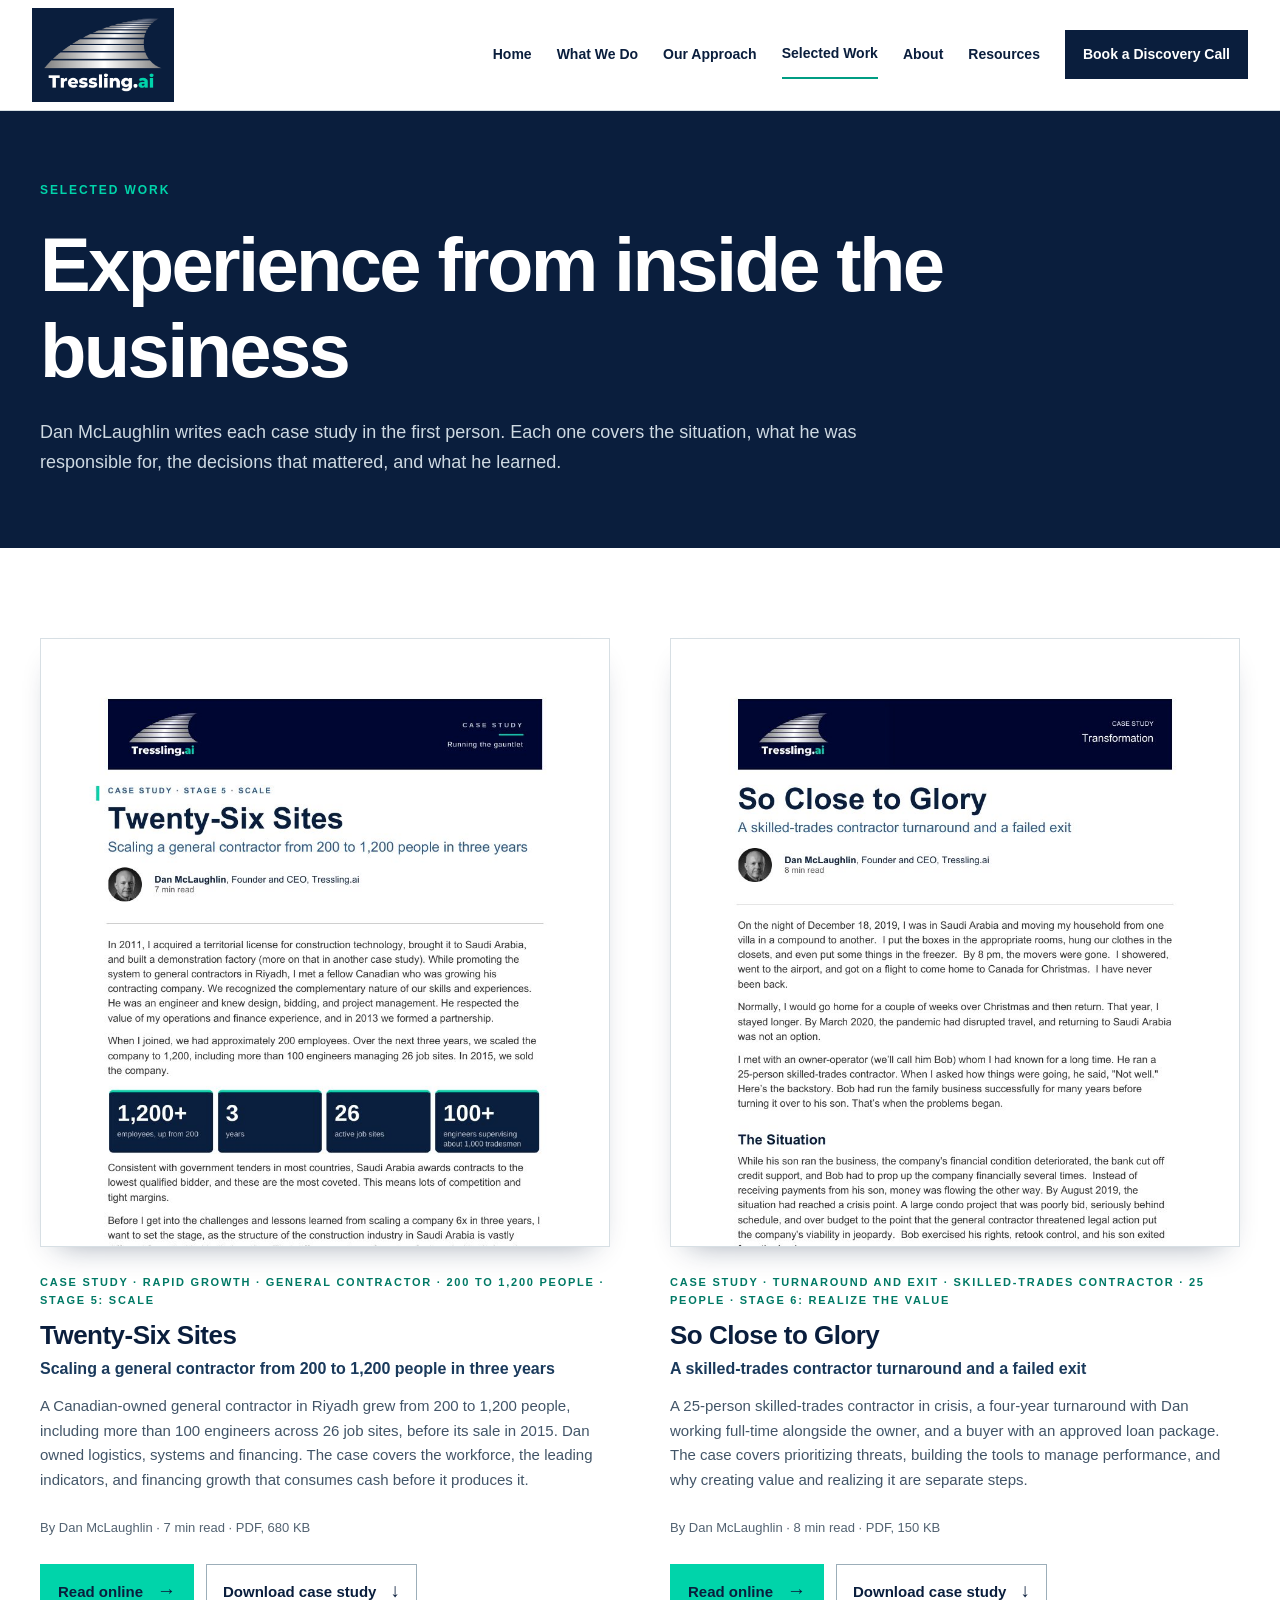
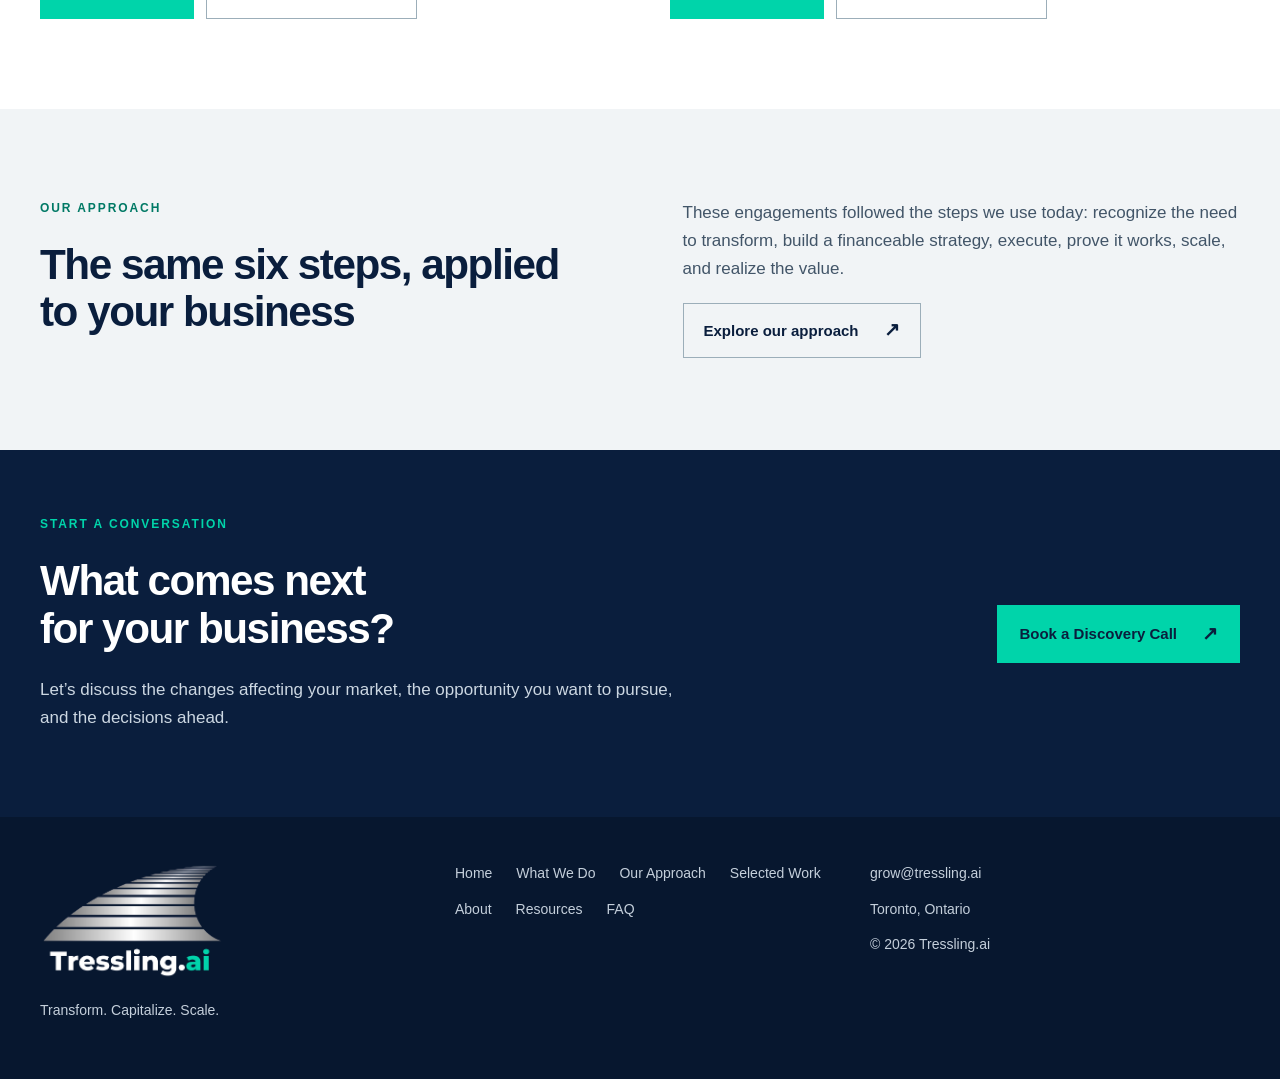
<file: site/work.html>
<!doctype html><html lang="en"><head><meta charset="utf-8"><meta name="viewport" content="width=device-width, initial-scale=1"><meta name="description" content="First-person case studies by Dan McLaughlin: scaling a contractor from 200 to 1,200 people in three years, and a skilled-trades turnaround that came close to a sale."><meta name="theme-color" content="#0a1e3d"><title>Case Studies: Scaling, Turnarounds and Exits | Tressling.ai</title><link rel="canonical" href="https://tressling.ai/work.html"><meta property="og:type" content="website"><meta property="og:site_name" content="Tressling.ai"><meta property="og:title" content="Case Studies: Scaling, Turnarounds and Exits | Tressling.ai"><meta property="og:description" content="First-person case studies by Dan McLaughlin: scaling a contractor from 200 to 1,200 people in three years, and a skilled-trades turnaround that came close to a sale."><meta property="og:url" content="https://tressling.ai/work.html"><meta property="og:image" content="https://tressling.ai/assets/tressling-share.png"><meta property="og:image:width" content="1200"><meta property="og:image:height" content="630"><meta property="og:image:alt" content="Tressling.ai logo"><meta name="twitter:card" content="summary_large_image"><link rel="icon" href="assets/favicon.svg" type="image/svg+xml"><link rel="stylesheet" href="assets/site.css"><script defer src="assets/site.js"></script><script type="application/ld+json" id="site-graph">{"@context":"https://schema.org","@graph":[{"@type":"Organization","@id":"https://tressling.ai/#organization","name":"Tressling.ai","alternateName":"Tressling","url":"https://tressling.ai/","logo":"https://tressling.ai/assets/tressling-logo.png","email":"grow@tressling.ai","slogan":"Transform. Capitalize. Scale.","description":"Tressling.ai works with select business owners and boards to protect what they’ve built, stay relevant to their customers, and grow. Our compensation is largely based on the value we help create.","foundingDate":"2003","address":{"@type":"PostalAddress","addressLocality":"Toronto","addressRegion":"ON","addressCountry":"CA"},"areaServed":[{"@type":"AdministrativeArea","name":"Ontario"},{"@type":"Country","name":"Canada"}],"founder":[{"@id":"https://tressling.ai/about.html#dan"},{"@id":"https://tressling.ai/about.html#joel"},{"@id":"https://tressling.ai/about.html#ivana"}],"sameAs":["https://www.linkedin.com/company/2098420/","https://danmclaughlin7007.substack.com/"]},{"@type":"Person","@id":"https://tressling.ai/about.html#dan","name":"Dan McLaughlin","jobTitle":"Founder and CEO","worksFor":{"@id":"https://tressling.ai/#organization"},"url":"https://tressling.ai/about.html#dan","image":"https://tressling.ai/assets/dan.jpg","alumniOf":{"@type":"CollegeOrUniversity","name":"Schulich School of Business, York University"},"description":"Operator, investor and advisor. Scaled businesses in construction, real estate and manufacturing, including a contracting business that grew from 200 to 1,200 people in three years. Former Chief Investment Officer of SASCO Global Investments, where he led investment decisions for a US$400 million fund. Has structured more than US$1 billion in debt and equity financing. Held senior restructuring roles at PwC and in international finance and restructuring at Bombardier Aerospace.","knowsAbout":["Business transformation","Growth financing","Capital raising","Restructuring","Scaling operations","Construction","Manufacturing"],"sameAs":["https://www.linkedin.com/in/danieljmclaughlin"]},{"@type":"Person","@id":"https://tressling.ai/about.html#joel","name":"Joel Massicotte","jobTitle":"Founder and Partner","worksFor":{"@id":"https://tressling.ai/#organization"},"url":"https://tressling.ai/about.html#joel","image":"https://tressling.ai/assets/joel.webp","knowsAbout":["Technology strategy","System architecture","Systems integration","AI product development","Cloud migration"],"sameAs":["https://www.linkedin.com/in/joelmassicotte/","https://evolvethen.com/"]},{"@type":"Person","@id":"https://tressling.ai/about.html#ivana","name":"Ivana Johnston","jobTitle":"Founder and Partner","worksFor":{"@id":"https://tressling.ai/#organization"},"url":"https://tressling.ai/about.html#ivana","image":"https://tressling.ai/assets/ivana.jpg","knowsAbout":["Market positioning","Go-to-market strategy","B2B technology marketing","Thought leadership"],"sameAs":["https://www.linkedin.com/in/ivanacj/","https://ivanajohnston.com/","https://www.puzzlepartner.co/"]},{"@type":"WebSite","@id":"https://tressling.ai/#website","url":"https://tressling.ai/","name":"Tressling.ai","publisher":{"@id":"https://tressling.ai/#organization"},"inLanguage":"en"}]}</script></head><body><a class="skip" href="#main">Skip to content</a><header class="header"><div class="nav-wrap"><a href="index.html" class="brand" aria-label="Tressling.ai home"><img class="brand-logo" src="assets/tressling-logo.png" alt="Tressling.ai"></a><button class="menu-toggle" aria-controls="navigation" aria-expanded="false">Menu <span aria-hidden="true">☰</span></button><nav id="navigation" aria-label="Main navigation"><a href="index.html">Home</a><a href="what-we-do.html">What We Do</a><a href="our-approach.html">Our Approach</a><a href="work.html" aria-current="page">Selected Work</a><a href="about.html">About</a><a href="resources.html">Resources</a><a class="nav-cta" href="discovery-call.html">Book a Discovery Call</a></nav></div></header><main id="main"><section class="page-hero"><div class="wrap"><p class="eyebrow">Selected work</p><h1>Experience from inside the business</h1><div class="intro"><p>Dan McLaughlin writes each case study in the first person. Each one covers the situation, what he was responsible for, the decisions that mattered, and what he learned.</p></div></div></section>
<section class="section"><div class="wrap"><div class="doc-grid doc-grid-two"><article class="doc-card" id="twenty-six-sites"><a class="doc-cover" href="twenty-six-sites.html" aria-hidden="true" tabindex="-1"><img src="assets/covers/Tressling-Case-Study-Twenty-Six-Sites.jpg" alt="" loading="lazy" width="935" height="1210"></a><div class="doc-body"><p class="eyebrow">Case study · Rapid growth · General contractor · 200 to 1,200 people · Stage 5: Scale</p><h3><a href="twenty-six-sites.html">Twenty-Six Sites</a></h3><p class="doc-sub">Scaling a general contractor from 200 to 1,200 people in three years</p><p>A Canadian-owned general contractor in Riyadh grew from 200 to 1,200 people, including more than 100 engineers across 26 job sites, before its sale in 2015. Dan owned logistics, systems and financing. The case covers the workforce, the leading indicators, and financing growth that consumes cash before it produces it.</p><p class="doc-meta">By Dan McLaughlin · 7 min read · PDF, 680 KB</p><div class="doc-actions"><a class="button" href="twenty-six-sites.html">Read online<span aria-hidden="true">→</span></a><a class="button secondary" href="downloads/Tressling-Case-Study-Twenty-Six-Sites.pdf" download>Download case study<span aria-hidden="true">↓</span></a></div></div></article><article class="doc-card" id="so-close-to-glory"><a class="doc-cover" href="so-close-to-glory.html" aria-hidden="true" tabindex="-1"><img src="assets/covers/Tressling-Case-Study-So-Close-to-Glory.jpg" alt="" loading="lazy" width="935" height="1210"></a><div class="doc-body"><p class="eyebrow">Case study · Turnaround and exit · Skilled-trades contractor · 25 people · Stage 6: Realize the value</p><h3><a href="so-close-to-glory.html">So Close to Glory</a></h3><p class="doc-sub">A skilled-trades contractor turnaround and a failed exit</p><p>A 25-person skilled-trades contractor in crisis, a four-year turnaround with Dan working full-time alongside the owner, and a buyer with an approved loan package. The case covers prioritizing threats, building the tools to manage performance, and why creating value and realizing it are separate steps.</p><p class="doc-meta">By Dan McLaughlin · 8 min read · PDF, 150 KB</p><div class="doc-actions"><a class="button" href="so-close-to-glory.html">Read online<span aria-hidden="true">→</span></a><a class="button secondary" href="downloads/Tressling-Case-Study-So-Close-to-Glory.pdf" download>Download case study<span aria-hidden="true">↓</span></a></div></div></article></div></div></section>
<section class="section pale"><div class="wrap split"><div><p class="eyebrow">Our approach</p><h2>The same six steps, applied to your business</h2></div><div class="prose"><p>These engagements followed the steps we use today: recognize the need to transform, build a financeable strategy, execute, prove it works, scale, and realize the value.</p><a class="button secondary" href="our-approach.html">Explore our approach<span aria-hidden="true">↗</span></a></div></div></section><section class="cta"><div class="wrap cta-inner"><div><p class="eyebrow">Start a conversation</p><h2>What comes next<br>for your business?</h2><p>Let’s discuss the changes affecting your market, the opportunity you want to pursue, and the decisions ahead.</p></div><a class="button" href="discovery-call.html">Book a Discovery Call<span aria-hidden="true">↗</span></a></div></section></main><footer><div class="wrap footer-grid"><div><a class="brand" href="index.html"><img class="brand-logo" src="assets/tressling-logo.png" alt="Tressling.ai"></a><p>Transform. Capitalize. Scale.</p></div><nav aria-label="Footer navigation"><a href="index.html">Home</a><a href="what-we-do.html">What We Do</a><a href="our-approach.html">Our Approach</a><a href="work.html">Selected Work</a><a href="about.html">About</a><a href="resources.html">Resources</a><a href="faq.html">FAQ</a></nav><div><a href="mailto:grow@tressling.ai">grow@tressling.ai</a><p>Toronto, Ontario</p><p>© 2026 Tressling.ai</p></div></div></footer></body></html>
</file>
<file: site/assets/site.css>
:root{--navy:#0a1e3d;--navy2:#1a3a5c;--teal:#00d4aa;--muted:#536372;--pale:#f1f4f6;--border:#d7dfe4}*{box-sizing:border-box}html{scroll-behavior:smooth;scroll-padding-top:110px}body{margin:0;font-family:Inter,Arial,Helvetica,sans-serif;color:var(--navy);line-height:1.65;font-size:17px}h1,h2,h3{font-family:Montserrat,Arial,Helvetica,sans-serif;line-height:1.13;letter-spacing:-.035em;margin:0 0 24px}h1{font-size:clamp(42px,6vw,76px)}h2{font-size:clamp(30px,3.3vw,44px)}h3{font-size:23px;letter-spacing:-.02em;margin-bottom:12px}p{margin:0 0 20px}a{color:inherit;text-underline-offset:5px}a:hover{text-decoration-color:var(--teal)}img{max-width:100%;display:block}button{font:inherit;cursor:pointer}a:focus-visible,button:focus-visible{outline:3px solid #007d67;outline-offset:6px}.wrap{width:min(1200px,calc(100% - 80px));margin:auto}.header{background:#fff;position:sticky;top:0;z-index:20;border-bottom:1px solid var(--border)}.nav-wrap{width:min(1320px,calc(100% - 64px));margin:auto;min-height:90px;display:flex;align-items:center;justify-content:space-between;gap:25px}.brand{font-size:29px;font-weight:800;letter-spacing:-1px;text-decoration:none}.brand span{color:#007f6b}.header nav{display:flex;align-items:center;gap:25px}.header nav a{font-size:14px;font-weight:600;text-decoration:none;padding:12px 0}.header nav a[aria-current]{border-bottom:2px solid #009d83}.header nav .nav-cta{background:var(--navy);color:white;padding:13px 18px}.menu-toggle{display:none}.skip{position:absolute;left:20px;top:-100px;background:white;padding:12px;z-index:100}.skip:focus{top:10px}.hero{background:var(--navy);color:#fff;padding:65px 0 60px}.eyebrow{text-transform:uppercase;font-size:12px;letter-spacing:.16em;font-weight:700;margin-bottom:22px;color:#007965}.hero .eyebrow,.cta .eyebrow{color:var(--teal)}.hero h1{font-size:clamp(64px,8.1vw,112px);letter-spacing:-.055em;line-height:.99;margin:26px 0 42px}.hero h1 span{color:var(--teal)}.hero-bottom{display:grid;grid-template-columns:1fr 280px;gap:80px;align-items:end}.hero-bottom h2{font-size:25px;letter-spacing:-.02em;margin-bottom:16px}.hero-bottom p{font-size:17px;color:#ccd7e2;max-width:740px}.hero-action{padding-bottom:20px;display:flex;flex-direction:column;gap:22px}.button{display:inline-flex;align-items:center;justify-content:space-between;gap:25px;background:var(--teal);color:var(--navy);padding:16px 22px;font-size:15px;line-height:1.4;font-weight:700;text-decoration:none;transition:background .18s}.button:hover{background:#48e7c8}.button span{font-size:19px}.button.secondary{background:transparent;border:1px solid #9caeb9;padding:13px 20px}.button.secondary:hover{background:#e1f6f0}.text-link{font-size:14px}.proof{padding:28px 0 35px;background:var(--pale)}.proof-label{font-size:13px;color:var(--muted);margin-bottom:22px}.stats{display:grid;grid-template-columns:repeat(3,1fr);gap:45px}.stats>div+div{border-left:1px solid #cbd4dc;padding-left:40px}.stats strong{font-size:clamp(27px,3vw,39px);letter-spacing:-.04em}.stats p{font-size:14px;line-height:1.55;margin:8px 0 0;color:var(--muted)}.section{padding:90px 0}.pale{background:var(--pale)}.split{display:grid;grid-template-columns:1fr 1fr;gap:85px}.muted{color:#597185}.prose p,.reading p{color:#425568}.section-heading{display:grid;grid-template-columns:1.1fr 1fr;gap:65px;margin-bottom:40px;align-items:end}.section-heading>p{color:var(--muted)}.gauntlet{display:grid;grid-template-columns:repeat(6,1fr);list-style:none;padding:0;margin:0 0 34px;gap:12px}.gauntlet li{padding:24px 20px;background:white;border-top:3px solid var(--teal)}.gauntlet h3{font-size:20px;line-height:1.25;letter-spacing:-.025em}.gauntlet h3 a{text-decoration:none}.gauntlet h3 a:hover{text-decoration:underline}.gauntlet p{font-size:14px;color:var(--muted);line-height:1.6;margin-bottom:0}.step-number{display:block;font-size:30px;color:#42708a;margin-bottom:24px}.lens-tags{display:flex;flex-wrap:wrap;gap:5px;margin-top:15px}.lens-tags span{font-size:11px;background:#e1f6ef;padding:3px 6px;color:#135746}.intro{font-size:20px;max-width:800px;color:var(--muted)}.people{display:grid;grid-template-columns:repeat(3,1fr);gap:32px;margin:42px 0 35px}.people img{width:100%;aspect-ratio:1/1;object-fit:cover;object-position:center 25%;filter:grayscale(1);margin-bottom:25px}.people .eyebrow{font-size:10px;margin-bottom:10px}.people h3{font-size:26px}.people p{font-size:15px;color:var(--muted)}.people .firm{font-size:13px}.resource-feature{display:grid;grid-template-columns:1fr 1fr;gap:65px;align-items:center}.resource-feature>img{width:100%;border:1px solid var(--border)}.status{display:inline-block;font-size:13px;padding:5px 10px;background:#e1f6ef;color:#135746}.resource-feature .button{display:flex;width:fit-content;margin-top:15px}.cta{background:var(--navy);padding:65px 0;color:white}.cta-inner{display:flex;align-items:center;justify-content:space-between;gap:70px}.cta p:not(.eyebrow){color:#ccd7e2;max-width:640px}.cta .button{flex-shrink:0}.page-hero{background:var(--navy);color:white;padding:70px 0}.page-hero h1{max-width:950px}.page-hero .eyebrow{color:var(--teal)}.page-hero .intro{color:#ced9e2;font-size:18px;max-width:850px}.page-hero .intro p:last-child{margin-bottom:0}.reading{max-width:880px}.reading h3{margin-top:32px}.reading h3:first-child{margin-top:0}.lens-block{border-left:3px solid #00b394;padding:0 0 0 24px;margin:30px 0}.bio{display:grid;grid-template-columns:320px 1fr;gap:65px}.bio-image{aspect-ratio:1/1;object-fit:cover;filter:grayscale(1);width:100%;object-position:center 25%}.article-card>img{max-width:580px;margin:35px 0}.booking{display:grid;grid-template-columns:1fr 1fr;gap:65px}.check-list{padding-left:22px;margin:25px 0 45px}.check-list li{margin:14px 0}.booking-card{background:var(--pale);padding:36px}.booking-card h2{font-size:32px}.booking-card .email{display:block;margin-top:25px;overflow-wrap:anywhere}.small{font-size:14px;color:var(--muted);margin-top:20px}.copy-email{background:none;border:0;border-bottom:1px solid var(--navy);padding:0;color:var(--navy);font-size:14px}.copy-status{font-size:14px;margin:12px 0 0;min-height:24px}footer{background:#07172f;color:#c4cfdb;padding:45px 0;font-size:14px}.footer-grid{display:grid;grid-template-columns:1fr 1fr 1fr;gap:45px}footer .brand{color:white}footer .brand span{color:var(--teal)}footer p{margin:12px 0}footer nav{display:flex;flex-wrap:wrap;gap:12px 24px;align-content:start}footer a{text-decoration:none}.portrait-link{display:block}
.capability-directory{padding:35px 0 40px}.capability-directory nav{display:grid;grid-template-columns:repeat(3,1fr);gap:0 30px}.capability-directory a{display:flex;align-items:center;gap:12px;padding:16px 0;border-top:1px solid var(--border);text-decoration:none;font-size:15px;font-weight:600}.capability-directory a span:first-child{color:#007965;font-size:12px}.capability-directory a span:last-child{margin-left:auto}.capability-directory a:hover{color:#007965}.capability+.capability{border-top:1px solid var(--border)}.capability .split{grid-template-columns:.9fr 1.1fr}.capability h2{max-width:430px}.capability .prose p:last-child{margin-bottom:0}@media(max-width:800px){.capability-directory nav{grid-template-columns:1fr}.capability .split{grid-template-columns:1fr}.capability-directory{padding:28px 0}.capability h2{max-width:none}}
.brand{display:inline-block;flex-shrink:0}.brand-logo{width:142px;height:auto;background:var(--navy);padding:8px 10px}.header .brand{margin:8px 0}footer .brand-logo{width:185px;background:transparent;padding:0}@media(max-width:800px){.brand-logo{width:112px}.header .nav-wrap{min-height:88px}}
@media(min-width:1500px){.hero h1{font-size:115px}}@media(max-width:1080px){.header nav{gap:14px}.nav-wrap{width:calc(100% - 40px)}.brand{font-size:25px}.header nav a{font-size:12px}.gauntlet{grid-template-columns:repeat(3,1fr)}.hero-bottom{gap:35px}.split{gap:40px}.section{padding:65px 0}}
@media(max-width:800px){.wrap{width:calc(100% - 40px)}.nav-wrap{min-height:72px;flex-wrap:wrap;gap:0}.menu-toggle{display:block;border:1px solid var(--border);background:white;padding:8px 12px;font-size:14px}.header nav{display:none;width:100%;padding:10px 0 20px;flex-direction:column;align-items:stretch;gap:4px}.header nav.open{display:flex}.header nav a{font-size:16px;padding:10px}.hero{padding:42px 0}.hero h1{font-size:clamp(62px,12vw,92px)}.hero-bottom{grid-template-columns:1fr;gap:10px}.hero-action{align-items:flex-start;padding:0}.hero-bottom p{font-size:16px}.stats{gap:15px}.stats>div+div{padding-left:15px}.stats strong{font-size:25px}.stats p{font-size:12px}.split,.section-heading,.resource-feature,.booking,.bio{grid-template-columns:1fr;gap:25px}.section-heading{margin-bottom:25px}.gauntlet{grid-template-columns:1fr}.gauntlet li{display:grid;grid-template-columns:45px 1fr;column-gap:14px}.step-number{grid-row:1/4;margin:0}.gauntlet h3{margin-bottom:10px}.gauntlet p,.lens-tags{grid-column:2}.people{grid-template-columns:1fr;gap:35px}.people article{max-width:480px}.people img{max-height:400px}.cta-inner{display:block}.cta .button{margin-top:20px}.footer-grid{grid-template-columns:1fr;gap:20px}.page-hero{padding:45px 0}.bio-image{max-width:340px}.booking-card{padding:25px}.resource-feature{gap:30px}h2{font-size:32px}.intro{font-size:18px}}
@media(max-width:380px){.stats{grid-template-columns:1fr}.stats>div+div{padding:15px 0 0;border-left:0;border-top:1px solid var(--border)}.hero h1{font-size:57px}.button{font-size:14px;padding:14px}.nav-wrap{width:calc(100% - 30px)}}@media(prefers-reduced-motion:reduce){html{scroll-behavior:auto}*{transition:none!important}}

.doc-grid{display:grid;grid-template-columns:repeat(3,1fr);gap:40px}.doc-grid-two{grid-template-columns:repeat(2,1fr);gap:60px}.doc-grid-feature{grid-template-columns:1fr}.doc-grid-feature .doc-card{grid-template-columns:260px 1fr;display:grid;gap:50px;align-items:start}.doc-card{display:flex;flex-direction:column}.doc-cover{display:block;margin-bottom:26px;background:#fff;border:1px solid var(--border);box-shadow:0 14px 30px -18px rgba(10,30,61,.45);transition:transform .18s}.doc-cover:hover{transform:translateY(-3px)}.doc-cover img{width:100%;height:auto;aspect-ratio:935/1000;object-fit:cover;object-position:top}.doc-grid-feature .doc-cover{margin-bottom:0}.doc-body{display:flex;flex-direction:column;flex:1}.doc-body .eyebrow{font-size:11px;margin-bottom:12px}.doc-body h3{font-size:26px;margin-bottom:6px}.doc-sub{font-weight:600;color:var(--navy2);font-size:16px;line-height:1.45;margin-bottom:14px}.doc-body p:not(.eyebrow):not(.doc-sub):not(.doc-meta){font-size:15px;color:#425568}.doc-meta{font-size:13px;color:var(--muted);margin-top:auto;padding-top:4px}.doc-body .button{width:fit-content;margin-top:6px}
.stat-link{display:inline-block;margin-top:10px;font-size:13px;font-weight:600;color:#007965}
.mini-list{list-style:none;padding:0;margin:0 0 34px;display:grid;grid-template-columns:repeat(5,1fr);gap:12px}.mini-list a{display:flex;flex-direction:column;gap:6px;height:100%;padding:22px 20px;background:#fff;border-top:3px solid var(--teal);text-decoration:none}.mini-list a:hover strong{text-decoration:underline}.mini-list .eyebrow{font-size:10px;margin:0}.mini-list strong{font-family:Montserrat,Arial,sans-serif;font-size:19px;letter-spacing:-.02em;line-height:1.25}.mini-list .muted{font-size:14px;line-height:1.5}.mini-actions{display:flex;flex-wrap:wrap;gap:16px}
@media(max-width:1080px){.doc-grid{gap:28px}.mini-list{grid-template-columns:repeat(2,1fr)}}
@media(max-width:800px){.doc-grid,.doc-grid-two{grid-template-columns:1fr;gap:50px}.doc-grid-feature .doc-card{grid-template-columns:1fr;gap:24px}.doc-cover{max-width:340px}.mini-list{grid-template-columns:1fr}}
/* Article and case study pages */
.article-hero{padding:60px 0 54px}.article-hero .eyebrow a{text-decoration:none}.article-hero .eyebrow a:hover{text-decoration:underline}.article-hero h1{margin-bottom:14px}.article-sub{font-size:clamp(20px,2.2vw,26px);line-height:1.35;color:#ced9e2;max-width:850px;margin:0 0 34px}.article-meta{display:flex;align-items:center;justify-content:space-between;gap:30px;flex-wrap:wrap;border-top:1px solid #2a4566;padding-top:24px;max-width:850px}.article-meta p{margin:0;font-size:15px;color:#ced9e2}.article-meta p span{font-size:13px;color:#9fb2c4}.article-meta a:not(.button){color:#fff}.button.on-dark{color:#fff;border-color:#5f7891}.button.on-dark:hover{background:#13304f}
.article-body{width:min(760px,calc(100% - 80px));margin:auto;padding:64px 0 80px;font-size:18px;line-height:1.72;color:#24384c}.article-body>p{margin:0 0 22px}.article-body h2{font-size:clamp(26px,2.6vw,32px);color:var(--navy);margin:56px 0 18px}.article-body a{color:#006b59}.article-body a.ref{font-size:.78em;text-decoration:none;vertical-align:.08em;color:#007965}.article-body a.ref:hover{text-decoration:underline}.article-body sup a{text-decoration:none}
.article-body ul.checks{list-style:none;padding:0;margin:0 0 24px}.article-body ul.checks li{position:relative;padding-left:30px;margin:8px 0}.article-body ul.checks li:before{content:"✓";position:absolute;left:4px;color:#00a184;font-weight:700}.article-body ol{padding-left:26px;margin:0 0 24px}.article-body ol li{margin:10px 0;padding-left:4px}.article-body ol.alpha{list-style:lower-alpha;margin:10px 0 4px}
.article-body figure{margin:40px 0}.article-body figure img{width:100%;height:auto;border:1px solid var(--border)}.article-body figcaption{font-size:13.5px;line-height:1.55;color:var(--muted);margin-top:10px}.exhibit-label{font-size:12px;letter-spacing:.16em;text-transform:uppercase;font-weight:700;color:#007965;margin:0 0 4px}.exhibit-title{font-family:Montserrat,Arial,Helvetica,sans-serif;font-weight:700;font-size:19px;line-height:1.35;color:var(--navy);margin:0 0 16px}
.table-wrap{overflow-x:auto;border:1px solid var(--border)}.article-body table{width:100%;border-collapse:collapse;font-size:15px;line-height:1.5}.article-body thead th{background:var(--navy);color:#fff;text-align:left;font-weight:700;padding:12px 14px;font-size:13px;letter-spacing:.02em}.article-body tbody th{text-align:left;font-weight:700;color:var(--navy);padding:12px 14px;vertical-align:top}.article-body td{padding:12px 14px;vertical-align:top}.article-body tbody tr:nth-child(even){background:var(--pale)}.article-body tbody tr+tr{border-top:1px solid var(--border)}.article-body tr.total th,.article-body tr.total td{font-weight:700}
.callout{font-family:Montserrat,Arial,Helvetica,sans-serif;font-weight:700;font-size:21px;line-height:1.4;color:var(--navy);border-left:3px solid var(--teal);padding:4px 0 4px 20px;margin:32px 0}.closing{font-family:Montserrat,Arial,Helvetica,sans-serif;font-weight:700;font-size:21px;line-height:1.45;color:var(--navy);margin:40px 0}
.stat-tiles{list-style:none;padding:0;margin:30px 0;display:grid;grid-template-columns:repeat(auto-fit,minmax(150px,1fr));gap:10px}.stat-tiles li{background:var(--navy);color:#fff;padding:18px 18px 16px;border-top:3px solid var(--teal)}.stat-tiles strong{display:block;font-family:Montserrat,Arial,Helvetica,sans-serif;font-size:32px;letter-spacing:-.03em;line-height:1.1;margin-bottom:6px}.stat-tiles span{display:block;font-size:14px;line-height:1.4;color:#ced9e2}
.takeaways{background:var(--navy);color:#fff;padding:34px 36px;margin:48px 0}.takeaways .eyebrow{color:var(--teal);margin-bottom:18px}.takeaways ol{list-style:none;counter-reset:t;padding:0;margin:0}.takeaways li{counter-increment:t;position:relative;padding-left:44px;margin:16px 0;font-size:16.5px;line-height:1.6;color:#dfe7ee}.takeaways li:before{content:"0" counter(t);position:absolute;left:0;top:0;font-weight:700;color:var(--teal)}.takeaways strong{color:#fff}
.sources{border-top:1px solid var(--border);margin-top:56px;padding-top:8px}.sources h2{font-size:22px;margin:24px 0 14px}.sources ol{font-size:14px;line-height:1.55;color:var(--muted);padding-left:30px}.sources li{margin:8px 0}.sources a{color:#24384c}
.author-box{display:grid;grid-template-columns:96px 1fr;gap:24px;align-items:start;background:var(--pale);padding:28px;margin:48px 0 24px}.author-box img{width:96px;height:96px;object-fit:cover;filter:grayscale(1)}.author-box .eyebrow{margin-bottom:6px}.author-name{font-weight:700;color:var(--navy);margin:0 0 8px}.author-name a{color:var(--navy)}.author-box p:last-child{font-size:15px;line-height:1.6;color:#425568;margin:0}.disclaimer{font-size:13px;font-style:italic;color:var(--muted)}
.doc-actions{display:flex;flex-wrap:wrap;gap:12px}.doc-card h3 a{text-decoration:none}.doc-card h3 a:hover{text-decoration:underline}
@media(max-width:800px){.article-body{width:calc(100% - 40px);padding:44px 0 56px;font-size:17px}.article-body h2{margin-top:44px}.takeaways{padding:26px 22px}.author-box{grid-template-columns:1fr;padding:22px}.article-meta{gap:18px}.callout,.closing{font-size:19px}}
.article-body .refs{white-space:nowrap}.sources a{text-decoration-color:#b8c6cf}.sources a:hover{text-decoration-color:var(--teal)}
.article-body .takeaways ol{padding:0;margin:0}.article-body .takeaways li{padding-left:44px;margin:16px 0}.article-body figure img{border:0}
@media(max-width:800px){.article-body table{min-width:560px;font-size:14px}.article-body figure a.zoom{display:block}}
.doc-actions{align-items:center}.doc-actions .button{gap:14px;padding:14px 18px}.doc-actions .button.secondary{padding:13px 16px}

.gauntlet-strip{margin:44px 0}.gauntlet-strip ol{list-style:none;padding:0;margin:8px 0 0;display:grid;grid-template-columns:repeat(6,1fr);gap:8px}.gauntlet-strip li{margin:0;padding:0}.gauntlet-strip a{display:flex;flex-direction:column;gap:6px;height:100%;padding:14px 12px 16px;background:var(--pale);border-top:3px solid var(--border);text-decoration:none;color:var(--navy);font-size:13.5px;line-height:1.35;font-weight:600}.gauntlet-strip a:hover{border-top-color:var(--teal)}.gauntlet-strip .n{font-family:Montserrat,Arial,Helvetica,sans-serif;font-size:22px;font-weight:700;color:#42708a}.gauntlet-strip li.current a{background:var(--navy);color:#fff;border-top-color:var(--teal)}.gauntlet-strip li.current .n{color:var(--teal)}.gauntlet-strip .here{font-size:10.5px;letter-spacing:.12em;text-transform:uppercase;font-weight:700;color:var(--teal);margin-top:auto}@media(max-width:800px){.gauntlet-strip ol{grid-template-columns:repeat(2,1fr)}}

.gauntlet-note{font-size:15px;color:var(--muted);margin:-14px 0 28px}
.faq-item{padding:26px 0;border-bottom:1px solid var(--border)}.faq-item:first-child{padding-top:0}.faq-item h3{font-size:21px;margin-bottom:10px}.faq-item p{margin:0}
</file>
